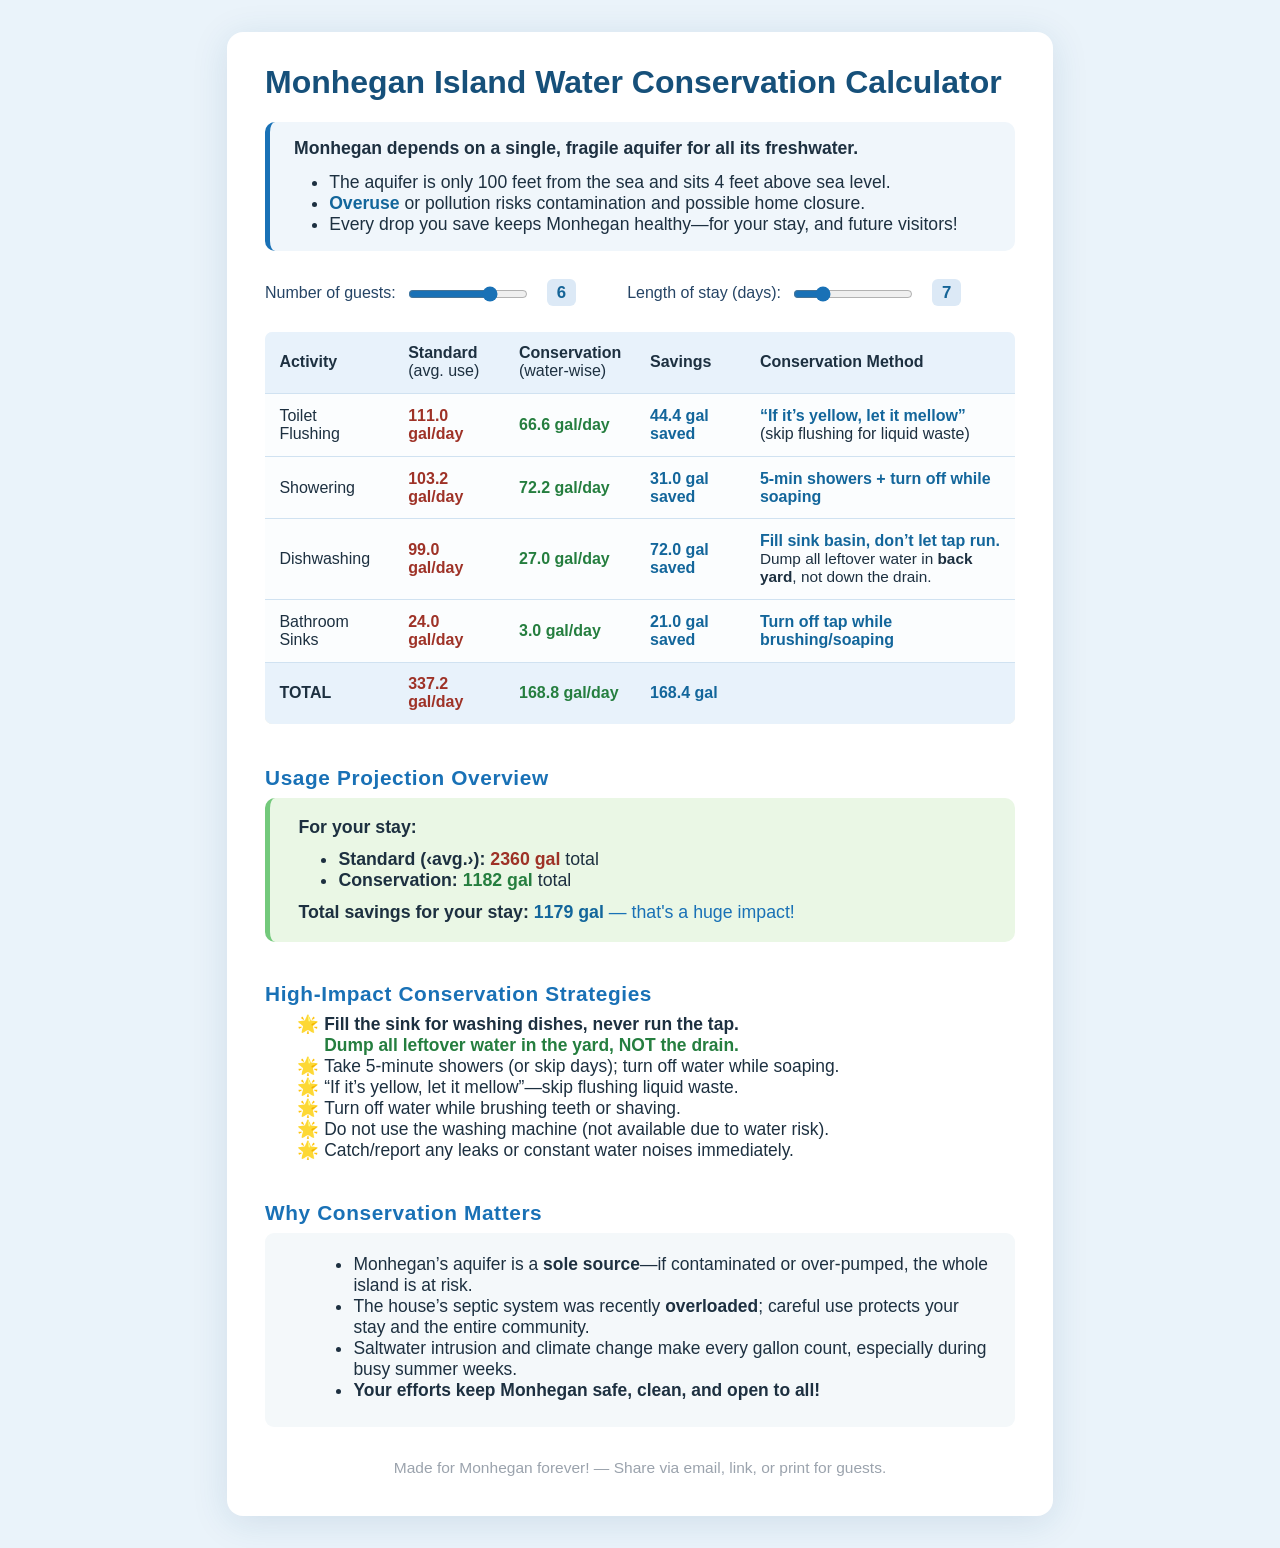
<file: index.html>
<!DOCTYPE html>
<html lang="en">
<head>
  <meta charset="UTF-8">
  <meta name="viewport" content="width=device-width,initial-scale=1.0">
  <title>Monhegan Island Water Conservation Calculator</title>
  <meta name="description" content="Compare standard and water-wise household usage for your Monhegan stay.">
  <style>
    /* --- Base Styles --- */
    body {
      background: #eaf3fa;
      font-family: 'Segoe UI', Arial, sans-serif;
      color: #1d3040;
      margin: 0; padding: 0;
    }
    .container {
      max-width: 750px;
      background: #fff;
      margin: 2rem auto;
      padding: 2rem 2.4rem 2.4rem 2.4rem;
      border-radius: 16px;
      box-shadow: 0 6px 36px #16507a20;
    }
    h1 {
      color: #16507a;
      font-size: 2rem;
      margin-top: 0;
    }
    h2 {
      color: #1971b6;
      font-weight: 700;
      margin-top: 2.5rem;
      margin-bottom: .5rem;
      font-size: 1.3rem;
      letter-spacing: .03em;
    }
    .conservation-summary {
      background: #f0f6fb;
      border-left: 5px solid #1971b6;
      padding: 1rem 1.5rem;
      border-radius: 10px;
      margin-bottom: 2rem;
      font-size: 1.1rem;
    }
    .slider-group {
      display: flex;
      align-items: center;
      gap: 2.5rem;
      margin-bottom: 1.8rem;
      flex-wrap: wrap;
    }
    .slider-label {
      font-weight: 500;
      margin-right: 0.7em;
      color: #254465;
    }
    input[type=range] {
      accent-color: #1971b6;
      width: 120px;
      margin: 0 8px;
      vertical-align: middle;
    }
    .slider-value {
      font-weight: bold;
      background: #dce9f6;
      border-radius: 6px;
      padding: 4px 10px;
      color: #156497;
      margin-left: 6px;
      font-size: 1.05em;
    }
    table {
      width: 100%;
      border-collapse: collapse;
      margin: 1.6rem 0 2.6rem 0;
      background: #fbfdfe;
      border-radius: 7px;
      overflow: hidden;
      font-size: 1rem;
    }
    th, td {
      padding: 0.8em 0.9em;
      text-align: left;
    }
    th {
      background: #e8f2fb;
      font-weight: 600;
    }
    tr {
      border-bottom: 1px solid #d0e2f1;
    }
    tr:last-child { border-bottom: none; }
    /* Color highlights for usage columns */
    .std { color: #9e3227; font-weight: 600;}
    .consv { color: #257e3f; font-weight: 600;}
    .save { color: #13669b; font-weight: 600;}
    .strategy-keyword { font-weight: 650; color: #13669b;}
    .impact-star { color: #f2b50f; font-size: 1.1em;}
    /* Responsive */
    @media (max-width: 750px) {
      .container { padding: 1.2rem;}
      h1 {font-size:1.3rem;}
      th, td { font-size: 0.97rem;}
    }
  </style>
</head>
<body>
<div class="container">
  <h1>Monhegan Island Water Conservation Calculator</h1>
  
  <div class="conservation-summary">
    <strong>Monhegan depends on a single, fragile aquifer for all its freshwater.</strong>
    <ul style="margin:0.7em 0 0 1em;padding-left:1em;font-size:1em;">
      <li>The aquifer is only 100 feet from the sea and sits 4 feet above sea level.</li>
      <li><span class="strategy-keyword">Overuse</span> or pollution risks contamination and possible home closure.</li>
      <li>Every drop you save keeps Monhegan healthy—for your stay, and future visitors!</li>
    </ul>
  </div>
  
  <form id="waterCalcForm" autocomplete="off" style="margin-bottom:1.2rem;">
    <div class="slider-group">
      <label class="slider-label">Number of guests:
        <input type="range" min="1" max="8" value="6" id="guestSlider">
        <span class="slider-value" id="guestCount">6</span>
      </label>
      <label class="slider-label">Length of stay (days):
        <input type="range" min="1" max="30" value="7" id="staySlider">
        <span class="slider-value" id="stayCount">7</span>
      </label>
    </div>
  </form>

  <table>
    <tr>
      <th>Activity</th>
      <th>Standard<br><span style="font-weight:400">(avg. use)</span></th>
      <th>Conservation<br><span style="font-weight:400">(water-wise)</span></th>
      <th>Savings</th>
      <th>Conservation Method</th>
    </tr>
    <tr>
      <td>Toilet Flushing</td>
      <td class="std" id="standardToilet">111.0 gal/day</td>
      <td class="consv" id="conservationToilet">66.6 gal/day</td>
      <td class="save" id="toiletSavings">44.4 gal saved</td>
      <td>
        <span class="strategy-keyword">“If it’s yellow, let it mellow”</span>
        <br>(skip flushing for liquid waste)
      </td>
    </tr>
    <tr>
      <td>Showering</td>
      <td class="std" id="standardShower">103.2 gal/day</td>
      <td class="consv" id="conservationShower">72.2 gal/day</td>
      <td class="save" id="showerSavings">31.0 gal saved</td>
      <td>
        <span class="strategy-keyword">5-min showers + turn off while soaping</span>
      </td>
    </tr>
    <tr>
      <td>Dishwashing</td>
      <td class="std" id="standardDish">66.0 gal/day</td>
      <td class="consv" id="conservationDish">18.0 gal/day</td>
      <td class="save" id="dishSavings">48.0 gal saved</td>
      <td>
        <span class="strategy-keyword">Fill sink basin, don’t let tap run.</span><br>
        <span style="font-size:0.96em;">Dump all leftover water in <strong>back yard</strong>, not down the drain.</span>
      </td>
    </tr>
    <tr>
      <td>Bathroom Sinks</td>
      <td class="std" id="standardSink">24.0 gal/day</td>
      <td class="consv" id="conservationSink">3.0 gal/day</td>
      <td class="save" id="sinkSavings">21.0 gal saved</td>
      <td>
        <span class="strategy-keyword">Turn off tap while brushing/soaping</span>
      </td>
    </tr>
    <tr style="background:#f8f4e0;">
      <th>TOTAL</th>
      <th class="std" id="standardTotal">304.2 gal</th>
      <th class="consv" id="conservationTotal">159.9 gal</th>
      <th class="save" id="totalSavings">144.3 gal</th>
      <th></th>
    </tr>
  </table>

  <h2>Usage Projection Overview</h2>
  <div style="background:#eaf7e5;border-left:5px solid #73c97b;padding:1.1em 1.6em;font-size:1.11rem;border-radius:10px;margin-bottom:1.2rem;">
    <div>
      <strong>For your stay:</strong>
      <ul style="margin-top:0.6em;margin-bottom:0.6em">
        <li><b>Standard (‹avg.›):</b> <span class="std" id="standardProjection">2130 gal</span> total</li>
        <li><b>Conservation:</b> <span class="consv" id="conservationProjection">1120 gal</span> total</li>
      </ul>
      <b>Total savings for your stay:</b>
      <span class="save" id="totalStaySavings">1010 gal</span>
      <span style="color:#1971b6;font-weight:500;">— that's a huge impact!</span>
    </div>
  </div>

  <h2>High-Impact Conservation Strategies</h2>
  <ul style="list-style-type:'🌟 ';margin: 0 0.2em 1.3em 1.1em; font-size:1.09rem;">
    <li><b>Fill the sink for washing dishes, never run the tap.<br><span style="color:#257e3f;">Dump all leftover water in the yard, NOT the drain.</span></b></li>
    <li>Take 5-minute showers (or skip days); turn off water while soaping.</li>
    <li>“If it’s yellow, let it mellow”—skip flushing liquid waste.</li>
    <li>Turn off water while brushing teeth or shaving.</li>
    <li>Do not use the washing machine (not available due to water risk).</li>
    <li>Catch/report any leaks or constant water noises immediately.</li>
  </ul>

  <h2>Why Conservation Matters</h2>
  <div style="font-size:1.09rem;background:#f4f8fa;border-radius:9px;padding:1.1rem 1.5rem;margin-top:0;">
    <ul style="margin:0.2em 0 0.5em 1.4em;">
      <li>
        Monhegan’s aquifer is a <b>sole source</b>—if contaminated or over-pumped, the whole island is at risk.
      </li>
      <li>
        The house’s septic system was recently <b>overloaded</b>; careful use protects your stay and the entire community.
      </li>
      <li>
        Saltwater intrusion and climate change make every gallon count, especially during busy summer weeks.
      </li>
      <li>
        <b>Your efforts keep Monhegan safe, clean, and open to all!</b>
      </li>
    </ul>
  </div>
  <div style="padding-top:2rem;color:#9ba3ad;text-align:center;font-size:0.97em;">
    Made for Monhegan forever! — Share via email, link, or print for guests.
  </div>
</div>

<!-- Link to your JS calculator (make sure this file is present in the same folder) -->
<script src="app.js"></script>
<script>
  // Connect the new "stay" slider to the calculator app (add to your JS if not already present)
  document.addEventListener('DOMContentLoaded', function() {
    const staySlider = document.getElementById('staySlider');
    const stayCount = document.getElementById('stayCount');
    // Patch to let current app.js use 7 or 21 as number of days, update as you add full stay support
    staySlider.addEventListener('input', function() {
      stayCount.textContent = staySlider.value;
      // FOR NOW: If your app.js doesn't support arbitrary stay length yet, 
      // you could manually trigger 3 week total projections as a placeholder.
      // Be sure to update app.js to use staySlider.value in all cumulative calcs!
    });
    // You may need to trigger your calculator's calculations when guests OR days sliders update, 
    // so connect both guestSlider and staySlider to your calculation update function.
  });
</script>
</body>
</html>
</file>
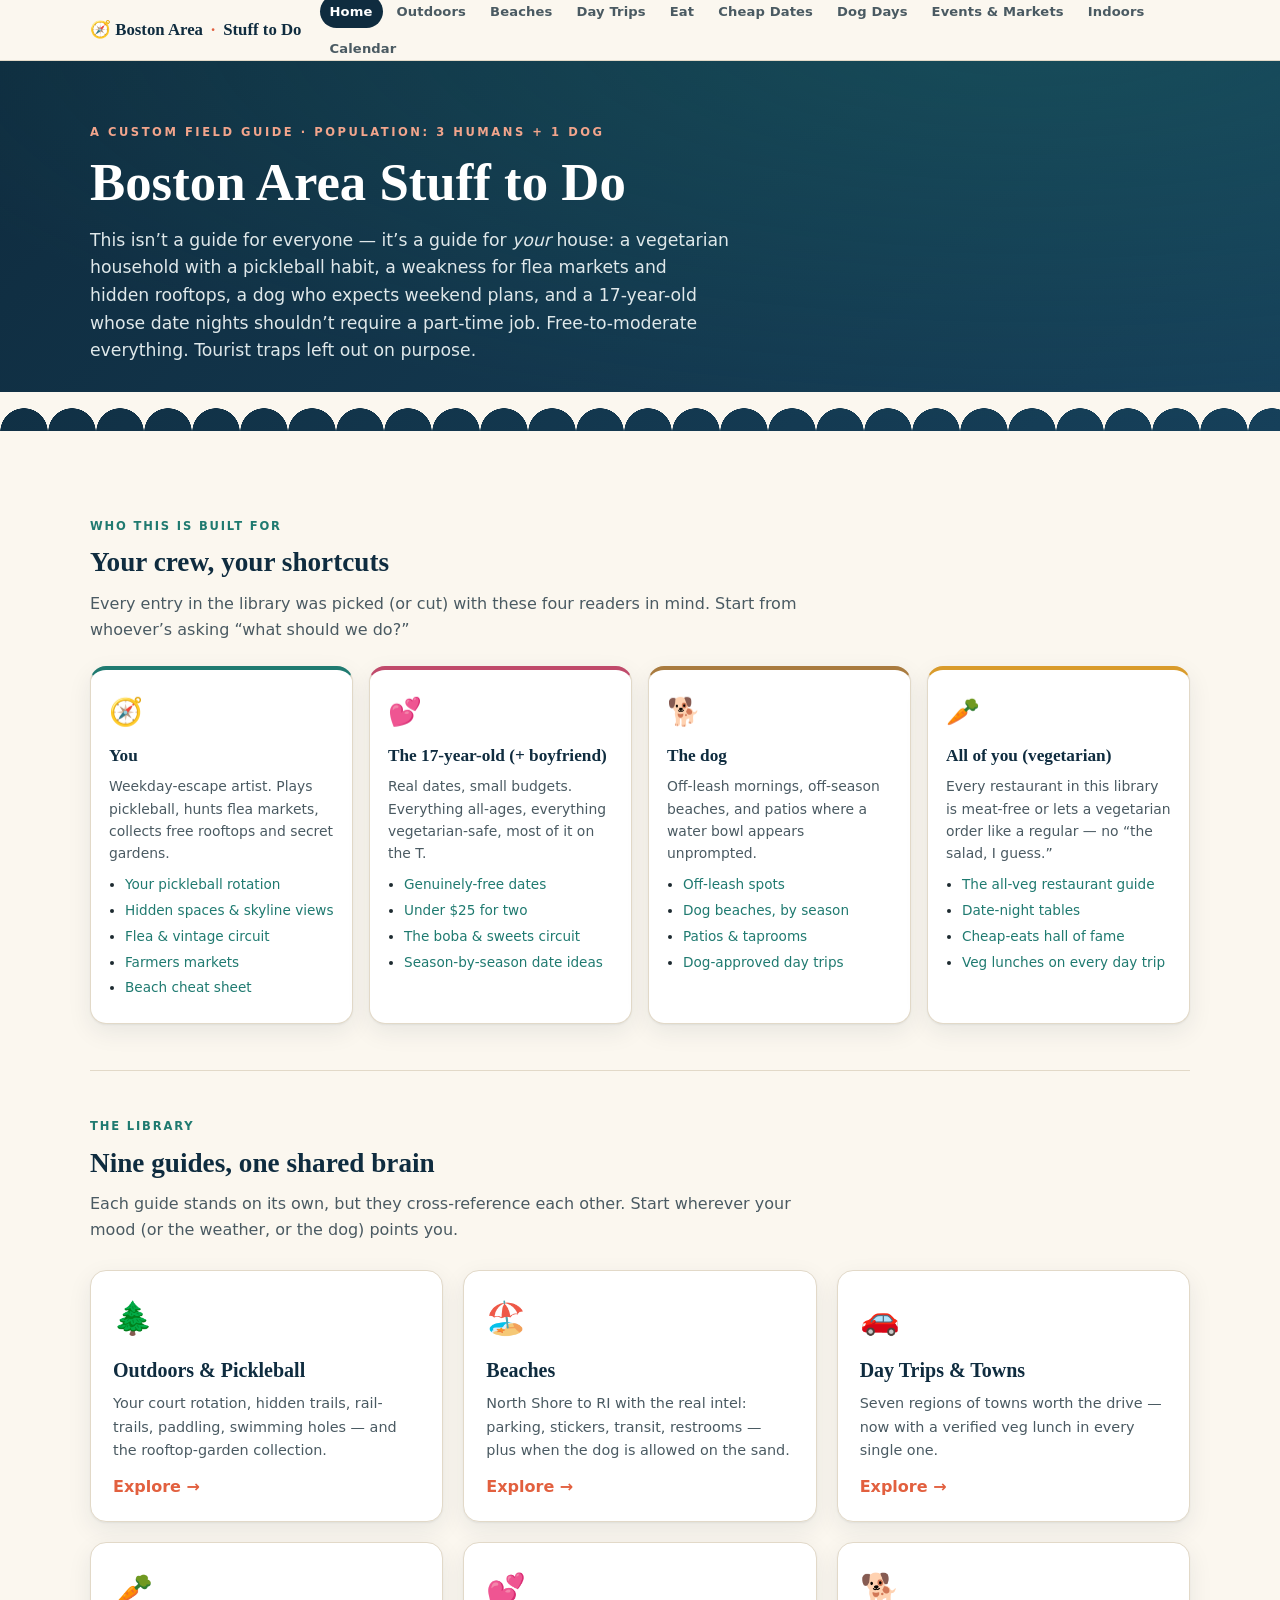
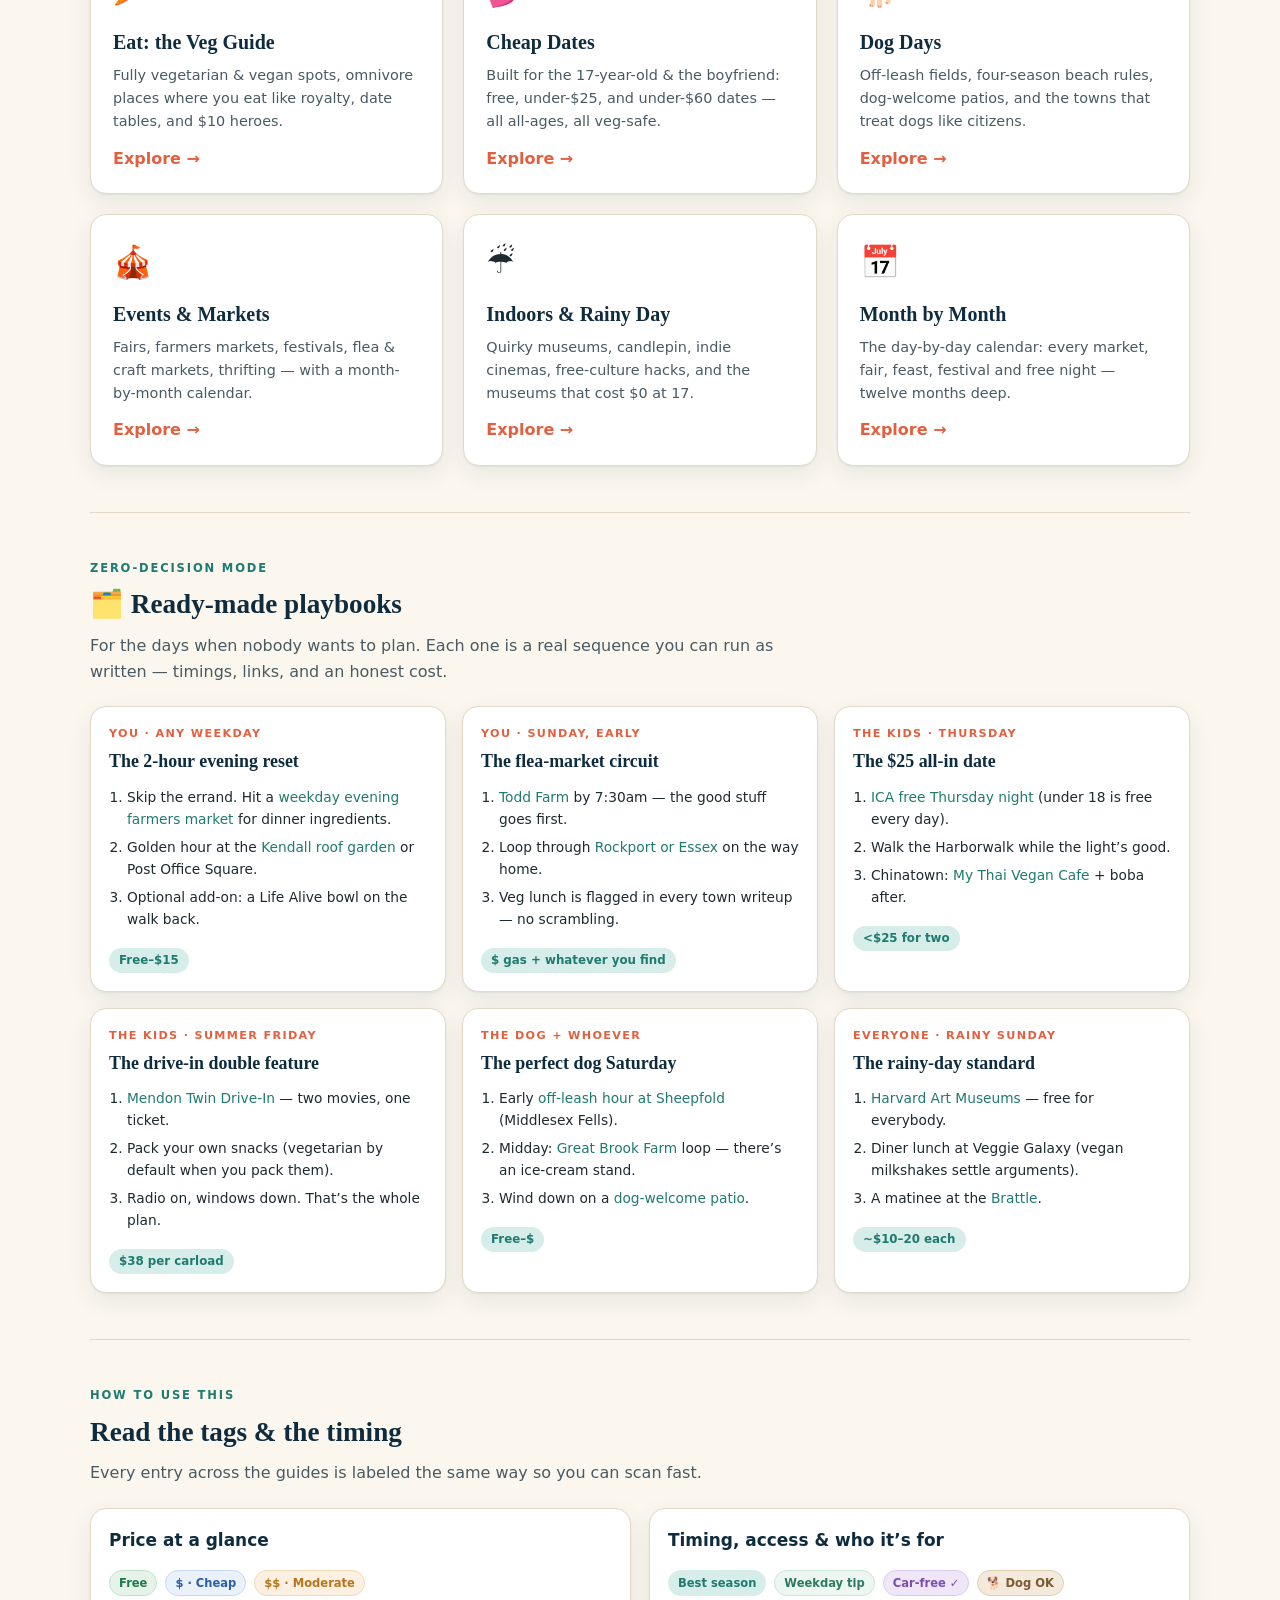
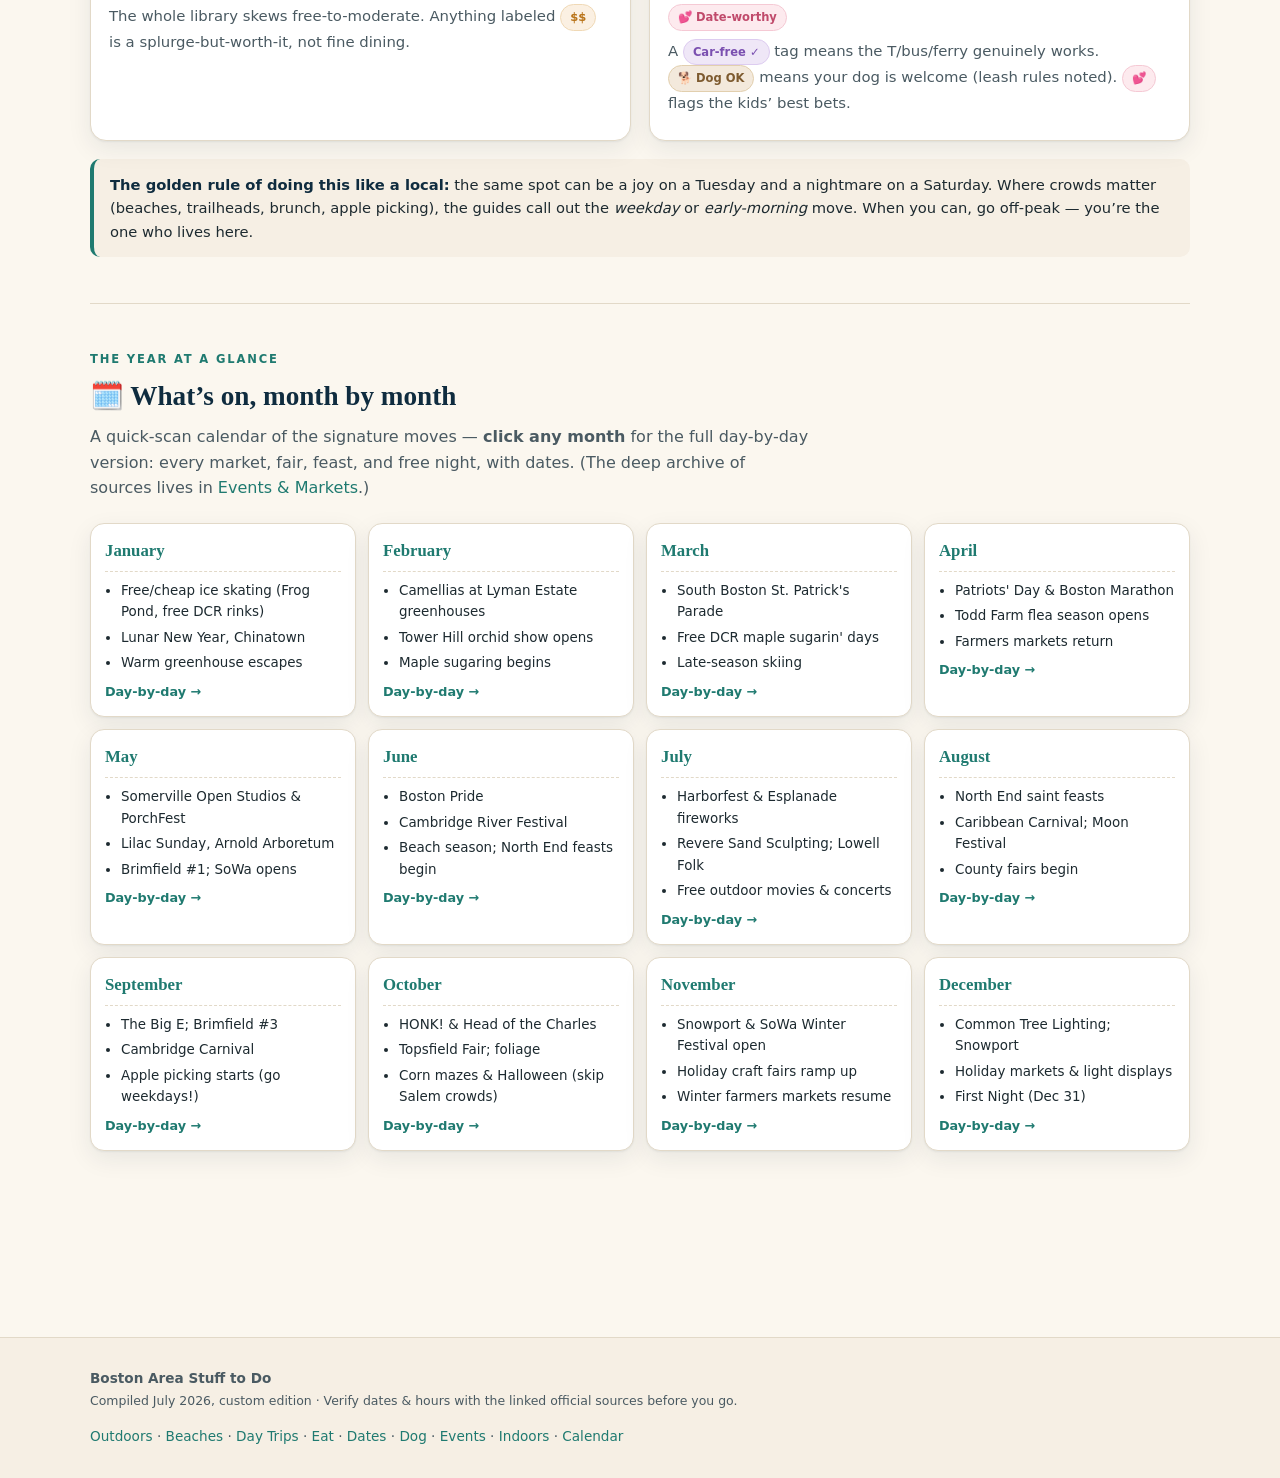
<file: boston-guide/index.html>
<!DOCTYPE html>
<html lang="en">
<head>
<meta charset="utf-8">
<meta name="viewport" content="width=device-width, initial-scale=1">
<title>Boston Area Stuff to Do</title>
<meta name="description" content="A custom Greater Boston field guide for one vegetarian household: pickleball, flea markets and hidden rooftops for you; affordable all-ages dates for the 17-year-old; off-leash adventures for the dog. Free-to-moderate, hidden gems over tourist traps.">
<link rel="stylesheet" href="guide.css">
</head>
<body>
<header class="topbar">
  <div class="wrap">
    <a class="brand" href="index.html">🧭 Boston Area <span class="dot">·</span> Stuff to Do</a>
    <nav class="navlinks">
      <a href="index.html" class="active">Home</a>
      <a href="outdoor.html">Outdoors</a>
      <a href="beaches.html">Beaches</a>
      <a href="daytrips.html">Day Trips</a>
      <a href="restaurants.html">Eat</a>
      <a href="dates.html">Cheap Dates</a>
      <a href="dogs.html">Dog Days</a>
      <a href="events.html">Events &amp; Markets</a>
      <a href="indoor.html">Indoors</a>
      <a href="months.html">Calendar</a>
    </nav>
  </div>
</header>

<section class="hero">
  <div class="wrap">
    <p class="eyebrow">A custom field guide · population: 3 humans + 1 dog</p>
    <h1>Boston Area Stuff to Do</h1>
    <p>This isn&rsquo;t a guide for everyone &mdash; it&rsquo;s a guide for <em>your</em> house: a vegetarian household with a pickleball habit, a weakness for flea markets and hidden rooftops, a dog who expects weekend plans, and a 17-year-old whose date nights shouldn&rsquo;t require a part-time job. Free-to-moderate everything. Tourist traps left out on purpose.</p>
  </div>
  <div class="wave"></div>
</section>

<main>
<div class="wrap">

  <section class="section" id="us">
    <p class="kicker">Who this is built for</p>
    <h2>Your crew, your shortcuts</h2>
    <p class="lede">Every entry in the library was picked (or cut) with these four readers in mind. Start from whoever&rsquo;s asking &ldquo;what should we do?&rdquo;</p>

    <div class="profiles">
      <div class="profile p-you">
        <span class="pic">🧭</span>
        <h3>You</h3>
        <p>Weekday-escape artist. Plays pickleball, hunts flea markets, collects free rooftops and secret gardens.</p>
        <ul>
          <li><a href="outdoor.html#pickleball">Your pickleball rotation</a></li>
          <li><a href="outdoor.html#hidden">Hidden spaces &amp; skyline views</a></li>
          <li><a href="events.html#flea">Flea &amp; vintage circuit</a></li>
          <li><a href="events.html#farmers">Farmers markets</a></li>
          <li><a href="beaches.html#cheatsheet">Beach cheat sheet</a></li>
        </ul>
      </div>
      <div class="profile p-teen">
        <span class="pic">💕</span>
        <h3>The 17-year-old (+ boyfriend)</h3>
        <p>Real dates, small budgets. Everything all-ages, everything vegetarian-safe, most of it on the T.</p>
        <ul>
          <li><a href="dates.html#free">Genuinely-free dates</a></li>
          <li><a href="dates.html#under25">Under $25 for two</a></li>
          <li><a href="dates.html#food">The boba &amp; sweets circuit</a></li>
          <li><a href="dates.html#seasonal">Season-by-season date ideas</a></li>
        </ul>
      </div>
      <div class="profile p-dog">
        <span class="pic">🐕</span>
        <h3>The dog</h3>
        <p>Off-leash mornings, off-season beaches, and patios where a water bowl appears unprompted.</p>
        <ul>
          <li><a href="dogs.html#offleash">Off-leash spots</a></li>
          <li><a href="dogs.html#beaches">Dog beaches, by season</a></li>
          <li><a href="dogs.html#patios">Patios &amp; taprooms</a></li>
          <li><a href="dogs.html#daytrips">Dog-approved day trips</a></li>
        </ul>
      </div>
      <div class="profile p-all">
        <span class="pic">🥕</span>
        <h3>All of you (vegetarian)</h3>
        <p>Every restaurant in this library is meat-free or lets a vegetarian order like a regular &mdash; no &ldquo;the salad, I guess.&rdquo;</p>
        <ul>
          <li><a href="restaurants.html">The all-veg restaurant guide</a></li>
          <li><a href="restaurants.html#datenight">Date-night tables</a></li>
          <li><a href="restaurants.html#cheap">Cheap-eats hall of fame</a></li>
          <li><a href="daytrips.html">Veg lunches on every day trip</a></li>
        </ul>
      </div>
    </div>
  </section>

  <hr class="divider">

  <section class="section" id="library">
    <p class="kicker">The Library</p>
    <h2>Nine guides, one shared brain</h2>
    <p class="lede">Each guide stands on its own, but they cross-reference each other. Start wherever your mood (or the weather, or the dog) points you.</p>

    <div class="hub">
      <a class="hubcard" href="outdoor.html">
        <span class="ic">🌲</span>
        <h3>Outdoors &amp; Pickleball</h3>
        <p>Your court rotation, hidden trails, rail-trails, paddling, swimming holes &mdash; and the rooftop-garden collection.</p>
        <span class="arrow">Explore →</span>
      </a>
      <a class="hubcard" href="beaches.html">
        <span class="ic">🏖️</span>
        <h3>Beaches</h3>
        <p>North Shore to RI with the real intel: parking, stickers, transit, restrooms &mdash; plus when the dog is allowed on the sand.</p>
        <span class="arrow">Explore →</span>
      </a>
      <a class="hubcard" href="daytrips.html">
        <span class="ic">🚗</span>
        <h3>Day Trips &amp; Towns</h3>
        <p>Seven regions of towns worth the drive &mdash; now with a verified veg lunch in every single one.</p>
        <span class="arrow">Explore →</span>
      </a>
      <a class="hubcard" href="restaurants.html">
        <span class="ic">🥕</span>
        <h3>Eat: the Veg Guide</h3>
        <p>Fully vegetarian &amp; vegan spots, omnivore places where you eat like royalty, date tables, and $10 heroes.</p>
        <span class="arrow">Explore →</span>
      </a>
      <a class="hubcard" href="dates.html">
        <span class="ic">💕</span>
        <h3>Cheap Dates</h3>
        <p>Built for the 17-year-old &amp; the boyfriend: free, under-$25, and under-$60 dates &mdash; all all-ages, all veg-safe.</p>
        <span class="arrow">Explore →</span>
      </a>
      <a class="hubcard" href="dogs.html">
        <span class="ic">🐕</span>
        <h3>Dog Days</h3>
        <p>Off-leash fields, four-season beach rules, dog-welcome patios, and the towns that treat dogs like citizens.</p>
        <span class="arrow">Explore →</span>
      </a>
      <a class="hubcard" href="events.html">
        <span class="ic">🎪</span>
        <h3>Events &amp; Markets</h3>
        <p>Fairs, farmers markets, festivals, flea &amp; craft markets, thrifting &mdash; with a month-by-month calendar.</p>
        <span class="arrow">Explore →</span>
      </a>
      <a class="hubcard" href="indoor.html">
        <span class="ic">☔</span>
        <h3>Indoors &amp; Rainy Day</h3>
        <p>Quirky museums, candlepin, indie cinemas, free-culture hacks, and the museums that cost $0 at 17.</p>
        <span class="arrow">Explore →</span>
      </a>
      <a class="hubcard" href="months.html">
        <span class="ic">📅</span>
        <h3>Month by Month</h3>
        <p>The day-by-day calendar: every market, fair, feast, festival and free night &mdash; twelve months deep.</p>
        <span class="arrow">Explore →</span>
      </a>
    </div>
  </section>

  <hr class="divider">

  <section class="section" id="playbooks">
    <p class="kicker">Zero-decision mode</p>
    <h2>🗂️ Ready-made playbooks</h2>
    <p class="lede">For the days when nobody wants to plan. Each one is a real sequence you can run as written &mdash; timings, links, and an honest cost.</p>

    <div class="playbooks">
      <div class="playbook">
        <p class="pbwho">You · any weekday</p>
        <h4>The 2-hour evening reset</h4>
        <ol>
          <li>Skip the errand. Hit a <a href="events.html#farmers">weekday evening farmers market</a> for dinner ingredients.</li>
          <li>Golden hour at the <a href="outdoor.html#hidden">Kendall roof garden</a> or Post Office Square.</li>
          <li>Optional add-on: a Life Alive bowl on the walk back.</li>
        </ol>
        <span class="pbcost">Free–$15</span>
      </div>
      <div class="playbook">
        <p class="pbwho">You · Sunday, early</p>
        <h4>The flea-market circuit</h4>
        <ol>
          <li><a href="events.html#flea">Todd Farm</a> by 7:30am &mdash; the good stuff goes first.</li>
          <li>Loop through <a href="daytrips.html#northshore">Rockport or Essex</a> on the way home.</li>
          <li>Veg lunch is flagged in every town writeup &mdash; no scrambling.</li>
        </ol>
        <span class="pbcost">$ gas + whatever you find</span>
      </div>
      <div class="playbook">
        <p class="pbwho">The kids · Thursday</p>
        <h4>The $25 all-in date</h4>
        <ol>
          <li><a href="dates.html#free">ICA free Thursday night</a> (under 18 is free every day).</li>
          <li>Walk the Harborwalk while the light&rsquo;s good.</li>
          <li>Chinatown: <a href="restaurants.html">My Thai Vegan Cafe</a> + boba after.</li>
        </ol>
        <span class="pbcost">&lt;$25 for two</span>
      </div>
      <div class="playbook">
        <p class="pbwho">The kids · summer Friday</p>
        <h4>The drive-in double feature</h4>
        <ol>
          <li><a href="dates.html#under60">Mendon Twin Drive-In</a> &mdash; two movies, one ticket.</li>
          <li>Pack your own snacks (vegetarian by default when you pack them).</li>
          <li>Radio on, windows down. That&rsquo;s the whole plan.</li>
        </ol>
        <span class="pbcost">$38 per carload</span>
      </div>
      <div class="playbook">
        <p class="pbwho">The dog + whoever</p>
        <h4>The perfect dog Saturday</h4>
        <ol>
          <li>Early <a href="dogs.html#offleash">off-leash hour at Sheepfold</a> (Middlesex Fells).</li>
          <li>Midday: <a href="dogs.html#hikes">Great Brook Farm</a> loop &mdash; there&rsquo;s an ice-cream stand.</li>
          <li>Wind down on a <a href="dogs.html#patios">dog-welcome patio</a>.</li>
        </ol>
        <span class="pbcost">Free–$</span>
      </div>
      <div class="playbook">
        <p class="pbwho">Everyone · rainy Sunday</p>
        <h4>The rainy-day standard</h4>
        <ol>
          <li><a href="indoor.html#free">Harvard Art Museums</a> &mdash; free for everybody.</li>
          <li>Diner lunch at Veggie Galaxy (vegan milkshakes settle arguments).</li>
          <li>A matinee at the <a href="indoor.html#cinema">Brattle</a>.</li>
        </ol>
        <span class="pbcost">~$10–20 each</span>
      </div>
    </div>
  </section>

  <hr class="divider">

  <section class="section" id="how">
    <p class="kicker">How to use this</p>
    <h2>Read the tags &amp; the timing</h2>
    <p class="lede">Every entry across the guides is labeled the same way so you can scan fast.</p>

    <div class="grid cols-2">
      <div class="card">
        <h4>Price at a glance</h4>
        <div class="legend">
          <span class="tag free">Free</span>
          <span class="tag cheap">$ &middot; Cheap</span>
          <span class="tag mod">$$ &middot; Moderate</span>
        </div>
        <p class="small">The whole library skews free-to-moderate. Anything labeled <span class="tag mod">$$</span> is a splurge-but-worth-it, not fine dining.</p>
      </div>
      <div class="card">
        <h4>Timing, access &amp; who it&rsquo;s for</h4>
        <div class="legend">
          <span class="tag season">Best season</span>
          <span class="tag weekday">Weekday tip</span>
          <span class="tag transit">Car-free ✓</span>
          <span class="tag dog">🐕 Dog OK</span>
          <span class="tag date">💕 Date-worthy</span>
        </div>
        <p class="small">A <span class="tag transit">Car-free ✓</span> tag means the T/bus/ferry genuinely works. <span class="tag dog">🐕 Dog OK</span> means your dog is welcome (leash rules noted). <span class="tag date">💕</span> flags the kids&rsquo; best bets.</p>
      </div>
    </div>

    <div class="callout tip">
      <strong>The golden rule of doing this like a local:</strong> the same spot can be a joy on a Tuesday and a nightmare on a Saturday. Where crowds matter (beaches, trailheads, brunch, apple picking), the guides call out the <em>weekday</em> or <em>early-morning</em> move. When you can, go off-peak &mdash; you&rsquo;re the one who lives here.
    </div>
  </section>

  <hr class="divider">

  <section class="section" id="calendar">
    <p class="kicker">The year at a glance</p>
    <h2>🗓️ What&rsquo;s on, month by month</h2>
    <p class="lede">A quick-scan calendar of the signature moves &mdash; <b>click any month</b> for the full day-by-day version: every market, fair, feast, and free night, with dates. (The deep archive of sources lives in <a href="events.html">Events &amp; Markets</a>.)</p>
    <div class="calgrid" id="year-calendar">
      <div class="mcard"><h4><a href="months.html#m-jan">January</a></h4><ul><li>Free/cheap ice skating (Frog Pond, free DCR rinks)</li><li>Lunar New Year, Chinatown</li><li>Warm greenhouse escapes</li></ul><p class="small" style="margin:8px 0 0;"><a href="months.html#m-jan"><b>Day-by-day →</b></a></p></div>
      <div class="mcard"><h4><a href="months.html#m-feb">February</a></h4><ul><li>Camellias at Lyman Estate greenhouses</li><li>Tower Hill orchid show opens</li><li>Maple sugaring begins</li></ul><p class="small" style="margin:8px 0 0;"><a href="months.html#m-feb"><b>Day-by-day →</b></a></p></div>
      <div class="mcard"><h4><a href="months.html#m-mar">March</a></h4><ul><li>South Boston St. Patrick's Parade</li><li>Free DCR maple sugarin' days</li><li>Late-season skiing</li></ul><p class="small" style="margin:8px 0 0;"><a href="months.html#m-mar"><b>Day-by-day →</b></a></p></div>
      <div class="mcard"><h4><a href="months.html#m-apr">April</a></h4><ul><li>Patriots' Day &amp; Boston Marathon</li><li>Todd Farm flea season opens</li><li>Farmers markets return</li></ul><p class="small" style="margin:8px 0 0;"><a href="months.html#m-apr"><b>Day-by-day →</b></a></p></div>
      <div class="mcard"><h4><a href="months.html#m-may">May</a></h4><ul><li>Somerville Open Studios &amp; PorchFest</li><li>Lilac Sunday, Arnold Arboretum</li><li>Brimfield #1; SoWa opens</li></ul><p class="small" style="margin:8px 0 0;"><a href="months.html#m-may"><b>Day-by-day →</b></a></p></div>
      <div class="mcard"><h4><a href="months.html#m-jun">June</a></h4><ul><li>Boston Pride</li><li>Cambridge River Festival</li><li>Beach season; North End feasts begin</li></ul><p class="small" style="margin:8px 0 0;"><a href="months.html#m-jun"><b>Day-by-day →</b></a></p></div>
      <div class="mcard"><h4><a href="months.html#m-jul">July</a></h4><ul><li>Harborfest &amp; Esplanade fireworks</li><li>Revere Sand Sculpting; Lowell Folk</li><li>Free outdoor movies &amp; concerts</li></ul><p class="small" style="margin:8px 0 0;"><a href="months.html#m-jul"><b>Day-by-day →</b></a></p></div>
      <div class="mcard"><h4><a href="months.html#m-aug">August</a></h4><ul><li>North End saint feasts</li><li>Caribbean Carnival; Moon Festival</li><li>County fairs begin</li></ul><p class="small" style="margin:8px 0 0;"><a href="months.html#m-aug"><b>Day-by-day →</b></a></p></div>
      <div class="mcard"><h4><a href="months.html#m-sep">September</a></h4><ul><li>The Big E; Brimfield #3</li><li>Cambridge Carnival</li><li>Apple picking starts (go weekdays!)</li></ul><p class="small" style="margin:8px 0 0;"><a href="months.html#m-sep"><b>Day-by-day →</b></a></p></div>
      <div class="mcard"><h4><a href="months.html#m-oct">October</a></h4><ul><li>HONK! &amp; Head of the Charles</li><li>Topsfield Fair; foliage</li><li>Corn mazes &amp; Halloween (skip Salem crowds)</li></ul><p class="small" style="margin:8px 0 0;"><a href="months.html#m-oct"><b>Day-by-day →</b></a></p></div>
      <div class="mcard"><h4><a href="months.html#m-nov">November</a></h4><ul><li>Snowport &amp; SoWa Winter Festival open</li><li>Holiday craft fairs ramp up</li><li>Winter farmers markets resume</li></ul><p class="small" style="margin:8px 0 0;"><a href="months.html#m-nov"><b>Day-by-day →</b></a></p></div>
      <div class="mcard"><h4><a href="months.html#m-dec">December</a></h4><ul><li>Common Tree Lighting; Snowport</li><li>Holiday markets &amp; light displays</li><li>First Night (Dec 31)</li></ul><p class="small" style="margin:8px 0 0;"><a href="months.html#m-dec"><b>Day-by-day →</b></a></p></div>
    </div>
  </section>

</div>
</main>

<footer>
  <div class="wrap">
    <div>
      <strong>Boston Area Stuff to Do</strong><br>
      <span class="updated">Compiled July 2026, custom edition · Verify dates &amp; hours with the linked official sources before you go.</span>
    </div>
    <div class="backlink">
      <a href="outdoor.html">Outdoors</a> ·
      <a href="beaches.html">Beaches</a> ·
      <a href="daytrips.html">Day Trips</a> ·
      <a href="restaurants.html">Eat</a> ·
      <a href="dates.html">Dates</a> ·
      <a href="dogs.html">Dog</a> ·
      <a href="events.html">Events</a> ·
      <a href="indoor.html">Indoors</a> ·
      <a href="months.html">Calendar</a>
    </div>
  </div>
</footer>
</body>
</html>
</file>
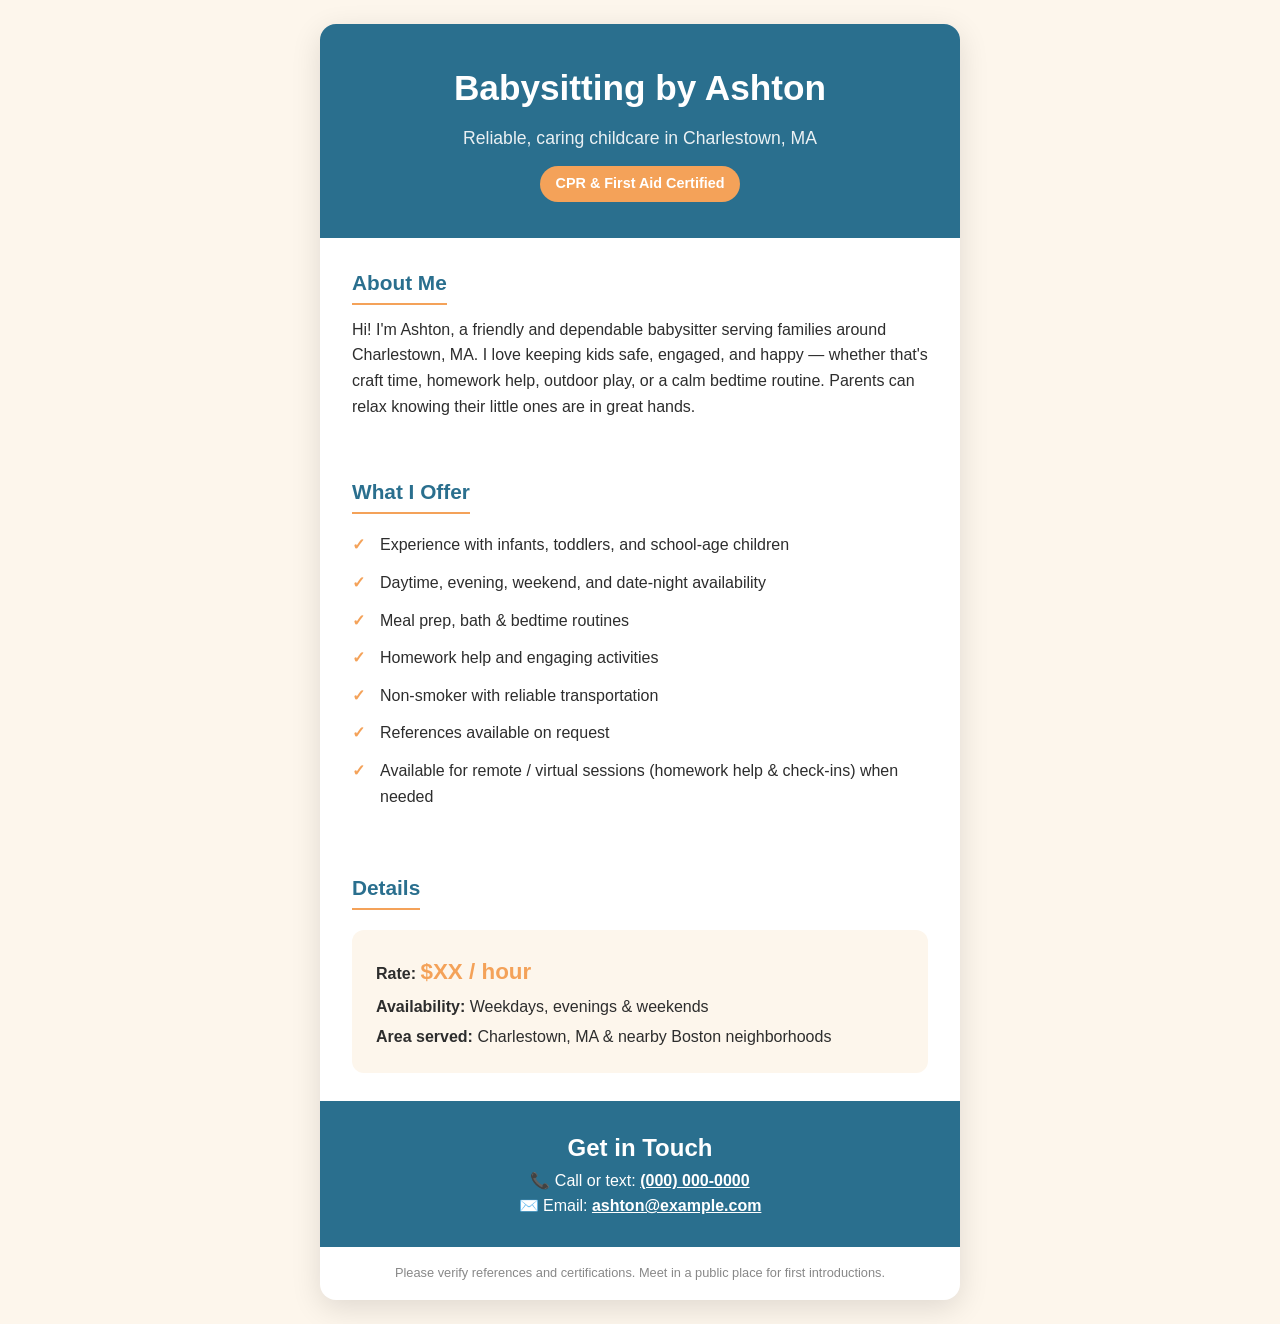
<file: babysitting-ad.html>
<!DOCTYPE html>
<html lang="en">
<head>
  <meta charset="UTF-8">
  <meta name="viewport" content="width=device-width, initial-scale=1.0">
  <title>Ashton — Trusted Babysitter in Charlestown</title>
  <style>
    :root {
      --primary: #2a6f8e;
      --accent: #f4a259;
      --bg: #fdf6ec;
      --text: #2d2d2d;
    }
    * { box-sizing: border-box; margin: 0; padding: 0; }
    body {
      font-family: "Segoe UI", Helvetica, Arial, sans-serif;
      background: var(--bg);
      color: var(--text);
      line-height: 1.6;
      padding: 24px;
    }
    .flyer {
      max-width: 640px;
      margin: 0 auto;
      background: #fff;
      border-radius: 16px;
      box-shadow: 0 8px 30px rgba(0,0,0,0.12);
      overflow: hidden;
    }
    header {
      background: var(--primary);
      color: #fff;
      text-align: center;
      padding: 36px 24px;
    }
    header h1 { font-size: 2.2rem; margin-bottom: 8px; }
    header p { font-size: 1.1rem; opacity: 0.9; }
    .badge {
      display: inline-block;
      background: var(--accent);
      color: #fff;
      font-weight: 600;
      padding: 6px 16px;
      border-radius: 999px;
      margin-top: 14px;
      font-size: 0.9rem;
    }
    section { padding: 28px 32px; }
    section h2 {
      color: var(--primary);
      font-size: 1.3rem;
      margin-bottom: 12px;
      border-bottom: 2px solid var(--accent);
      display: inline-block;
      padding-bottom: 4px;
    }
    ul { list-style: none; }
    ul li {
      padding: 6px 0 6px 28px;
      position: relative;
    }
    ul li::before {
      content: "✓";
      position: absolute;
      left: 0;
      color: var(--accent);
      font-weight: 700;
    }
    .details {
      background: var(--bg);
      border-radius: 12px;
      padding: 20px 24px;
      margin-top: 8px;
    }
    .details p { margin: 4px 0; }
    .contact {
      text-align: center;
      background: var(--primary);
      color: #fff;
      padding: 28px;
    }
    .contact a { color: #fff; font-weight: 700; }
    .rate { font-size: 1.4rem; font-weight: 700; color: var(--accent); }
    footer {
      text-align: center;
      font-size: 0.8rem;
      color: #888;
      padding: 16px;
    }
  </style>
</head>
<body>
  <div class="flyer">
    <header>
      <h1>Babysitting by Ashton</h1>
      <p>Reliable, caring childcare in Charlestown, MA</p>
      <span class="badge">CPR &amp; First Aid Certified</span>
    </header>

    <section>
      <h2>About Me</h2>
      <p>
        Hi! I'm Ashton, a friendly and dependable babysitter serving families
        around Charlestown, MA. I love keeping kids safe, engaged, and happy —
        whether that's craft time, homework help, outdoor play, or a calm
        bedtime routine. Parents can relax knowing their little ones are in
        great hands.
      </p>
    </section>

    <section>
      <h2>What I Offer</h2>
      <ul>
        <li>Experience with infants, toddlers, and school-age children</li>
        <li>Daytime, evening, weekend, and date-night availability</li>
        <li>Meal prep, bath &amp; bedtime routines</li>
        <li>Homework help and engaging activities</li>
        <li>Non-smoker with reliable transportation</li>
        <li>References available on request</li>
        <li>Available for remote / virtual sessions (homework help &amp; check-ins) when needed</li>
      </ul>
    </section>

    <section>
      <h2>Details</h2>
      <div class="details">
        <p><strong>Rate:</strong> <span class="rate">$XX / hour</span></p>
        <p><strong>Availability:</strong> Weekdays, evenings &amp; weekends</p>
        <p><strong>Area served:</strong> Charlestown, MA &amp; nearby Boston neighborhoods</p>
      </div>
    </section>

    <div class="contact">
      <h2 style="color:#fff; border-color:var(--accent);">Get in Touch</h2>
      <p>📞 Call or text: <a href="tel:+10000000000">(000) 000-0000</a></p>
      <p>✉️ Email: <a href="mailto:ashton@example.com">ashton@example.com</a></p>
    </div>

    <footer>
      Please verify references and certifications. Meet in a public place for first introductions.
    </footer>
  </div>
</body>
</html>
</file>
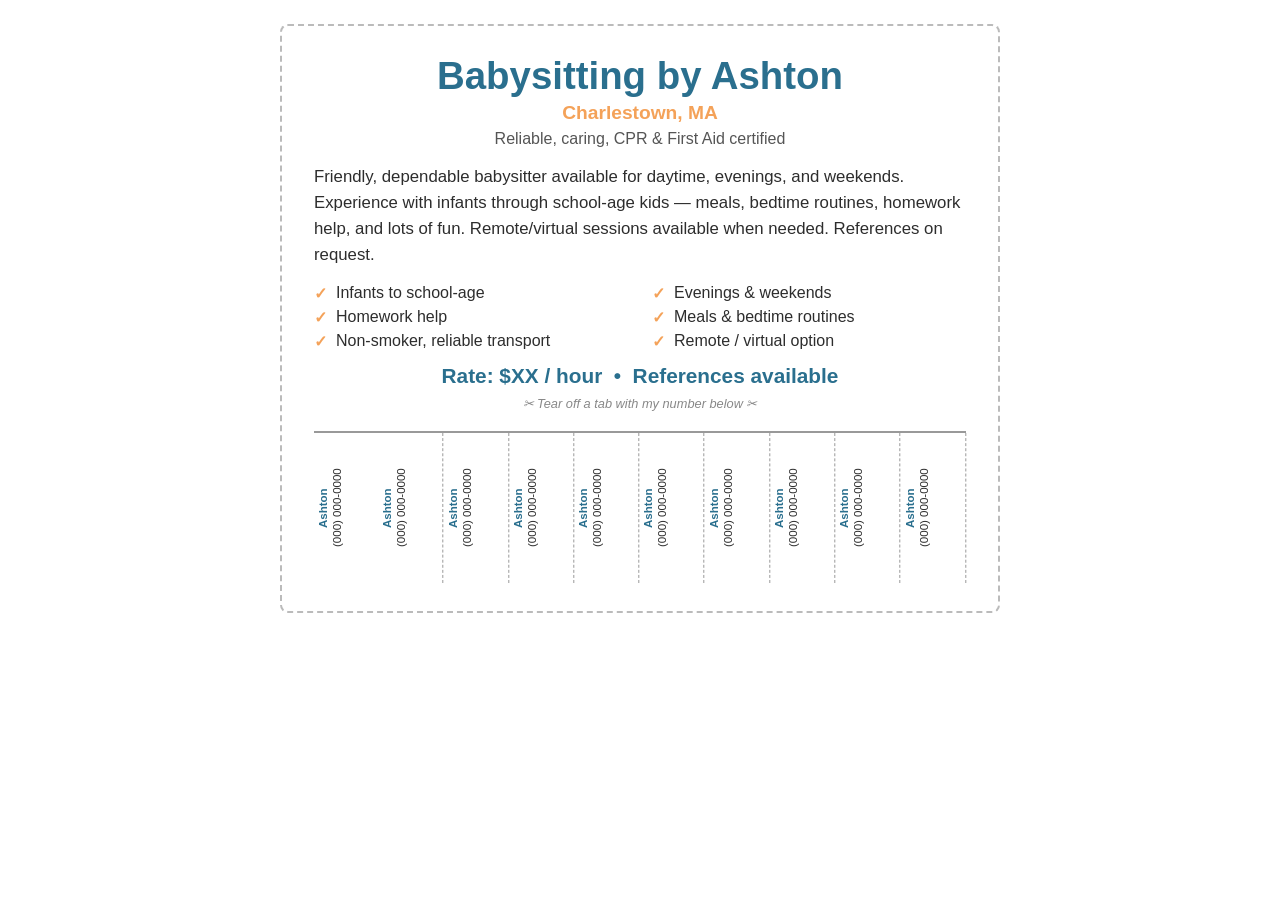
<file: babysitting-flyer-printable.html>
<!DOCTYPE html>
<html lang="en">
<head>
  <meta charset="UTF-8">
  <meta name="viewport" content="width=device-width, initial-scale=1.0">
  <title>Babysitting by Ashton — Printable Flyer (Tear-off Tabs)</title>
  <style>
    @page { size: letter; margin: 0.5in; }
    * { box-sizing: border-box; margin: 0; padding: 0; }
    body {
      font-family: "Segoe UI", Helvetica, Arial, sans-serif;
      color: #2d2d2d;
      background: #fff;
      padding: 24px;
    }
    .sheet {
      max-width: 7.5in;
      margin: 0 auto;
      border: 2px dashed #bbb;
      border-radius: 8px;
      padding: 28px 32px;
    }
    header { text-align: center; margin-bottom: 16px; }
    header h1 { font-size: 2.4rem; color: #2a6f8e; }
    header .tag {
      font-size: 1.2rem;
      color: #f4a259;
      font-weight: 700;
      margin-top: 4px;
    }
    header .sub { font-size: 1rem; color: #555; margin-top: 6px; }
    .body { font-size: 1.05rem; line-height: 1.55; margin: 16px 0; }
    .features {
      display: flex;
      flex-wrap: wrap;
      gap: 6px 24px;
      margin: 14px 0;
      list-style: none;
    }
    .features li { width: calc(50% - 12px); padding-left: 22px; position: relative; }
    .features li::before { content: "✓"; position: absolute; left: 0; color: #f4a259; font-weight: 700; }
    .rate { text-align: center; font-size: 1.3rem; font-weight: 700; color: #2a6f8e; margin: 10px 0 4px; }

    /* Tear-off tabs */
    .tabs {
      display: flex;
      border-top: 2px solid #999;
      margin-top: 20px;
    }
    .tab {
      flex: 1;
      border-left: 1px dashed #999;
      text-align: center;
      padding: 10px 2px;
      font-size: 0.72rem;
      line-height: 1.25;
      /* rotate text vertical so tabs are narrow & many fit */
      writing-mode: vertical-rl;
      transform: rotate(180deg);
      height: 150px;
    }
    .tab:first-child { border-left: none; }
    .tab strong { color: #2a6f8e; }
    .tabs-label {
      text-align: center;
      font-size: 0.8rem;
      color: #888;
      margin-top: 8px;
      font-style: italic;
    }
    @media print {
      .sheet { border-color: #999; }
      body { padding: 0; }
    }
  </style>
</head>
<body>
  <div class="sheet">
    <header>
      <h1>Babysitting by Ashton</h1>
      <div class="tag">Charlestown, MA</div>
      <div class="sub">Reliable, caring, CPR &amp; First Aid certified</div>
    </header>

    <p class="body">
      Friendly, dependable babysitter available for daytime, evenings, and
      weekends. Experience with infants through school-age kids — meals,
      bedtime routines, homework help, and lots of fun. Remote/virtual
      sessions available when needed. References on request.
    </p>

    <ul class="features">
      <li>Infants to school-age</li>
      <li>Evenings &amp; weekends</li>
      <li>Homework help</li>
      <li>Meals &amp; bedtime routines</li>
      <li>Non-smoker, reliable transport</li>
      <li>Remote / virtual option</li>
    </ul>

    <div class="rate">Rate: $XX / hour &nbsp;•&nbsp; References available</div>

    <div class="tabs-label">✂ Tear off a tab with my number below ✂</div>
    <div class="tabs">
      <div class="tab"><strong>Ashton</strong><br>(000) 000-0000</div>
      <div class="tab"><strong>Ashton</strong><br>(000) 000-0000</div>
      <div class="tab"><strong>Ashton</strong><br>(000) 000-0000</div>
      <div class="tab"><strong>Ashton</strong><br>(000) 000-0000</div>
      <div class="tab"><strong>Ashton</strong><br>(000) 000-0000</div>
      <div class="tab"><strong>Ashton</strong><br>(000) 000-0000</div>
      <div class="tab"><strong>Ashton</strong><br>(000) 000-0000</div>
      <div class="tab"><strong>Ashton</strong><br>(000) 000-0000</div>
      <div class="tab"><strong>Ashton</strong><br>(000) 000-0000</div>
      <div class="tab"><strong>Ashton</strong><br>(000) 000-0000</div>
    </div>
  </div>
</body>
</html>
</file>
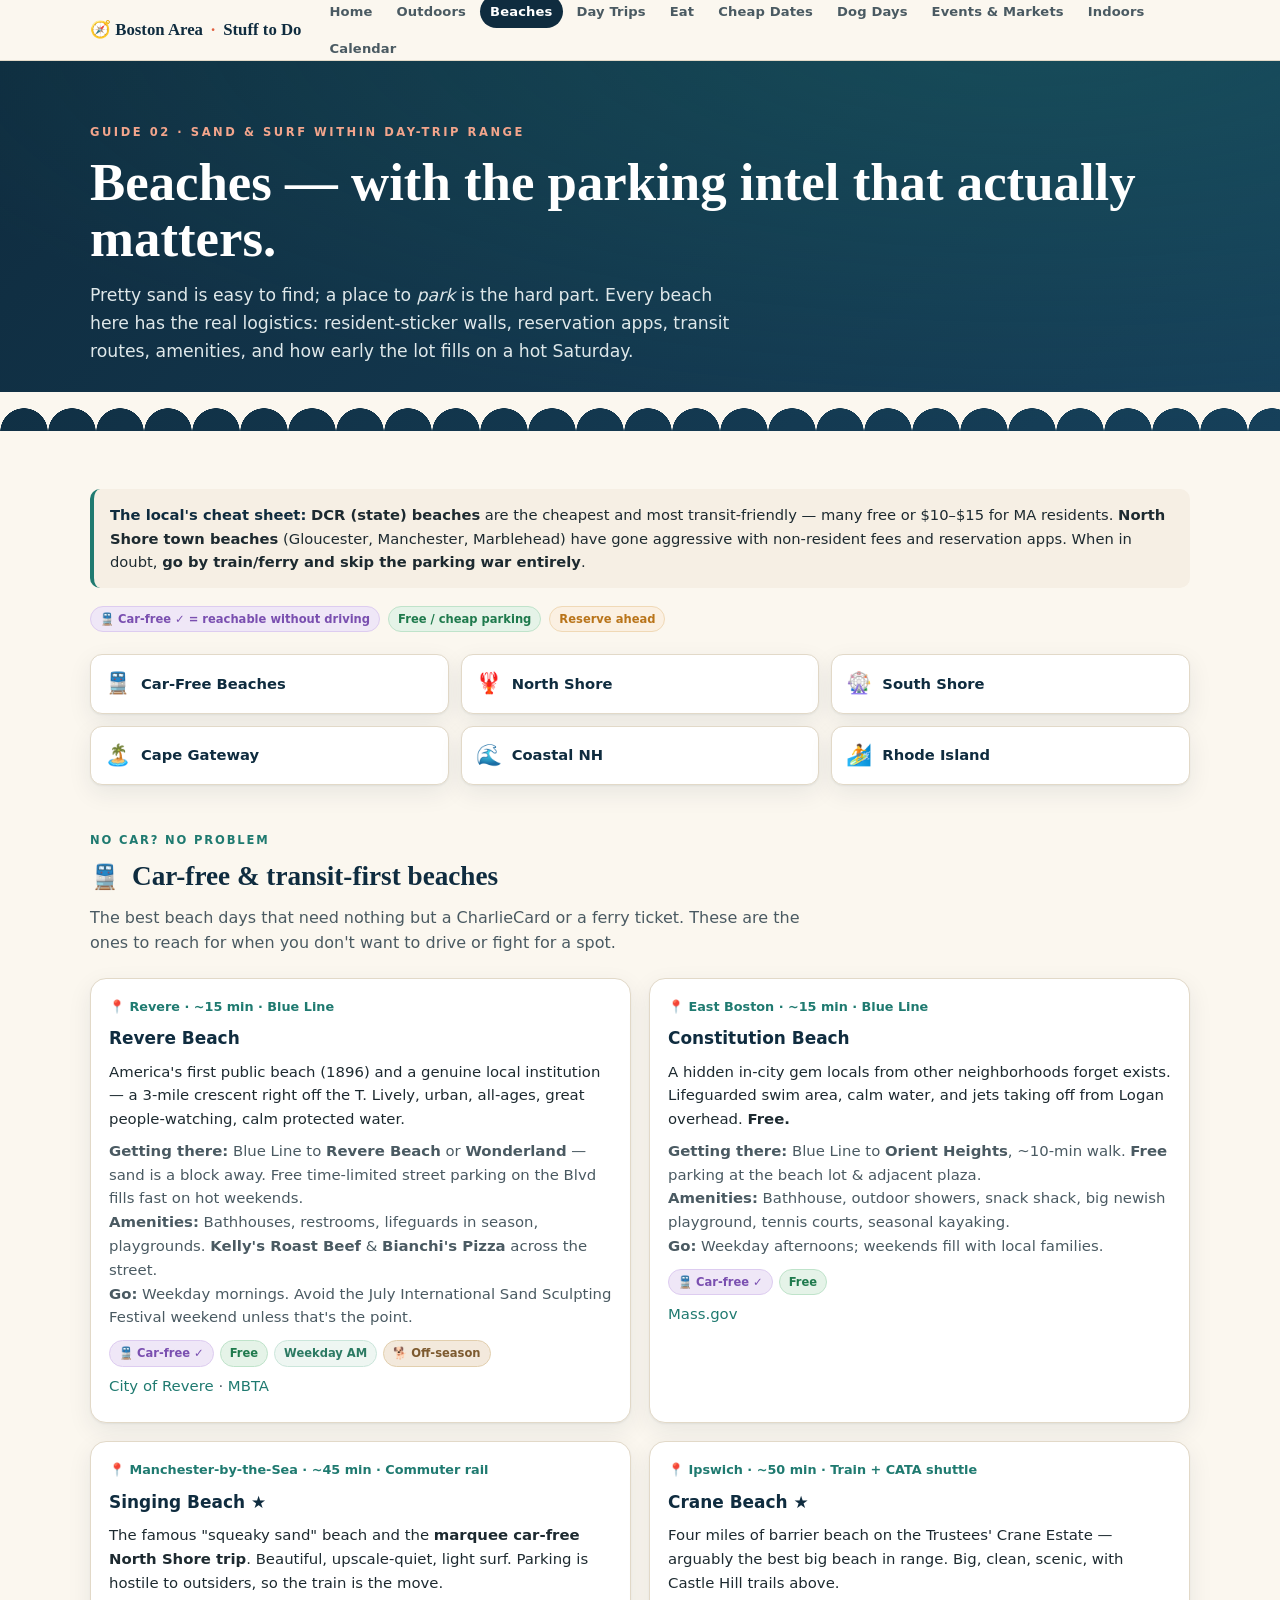
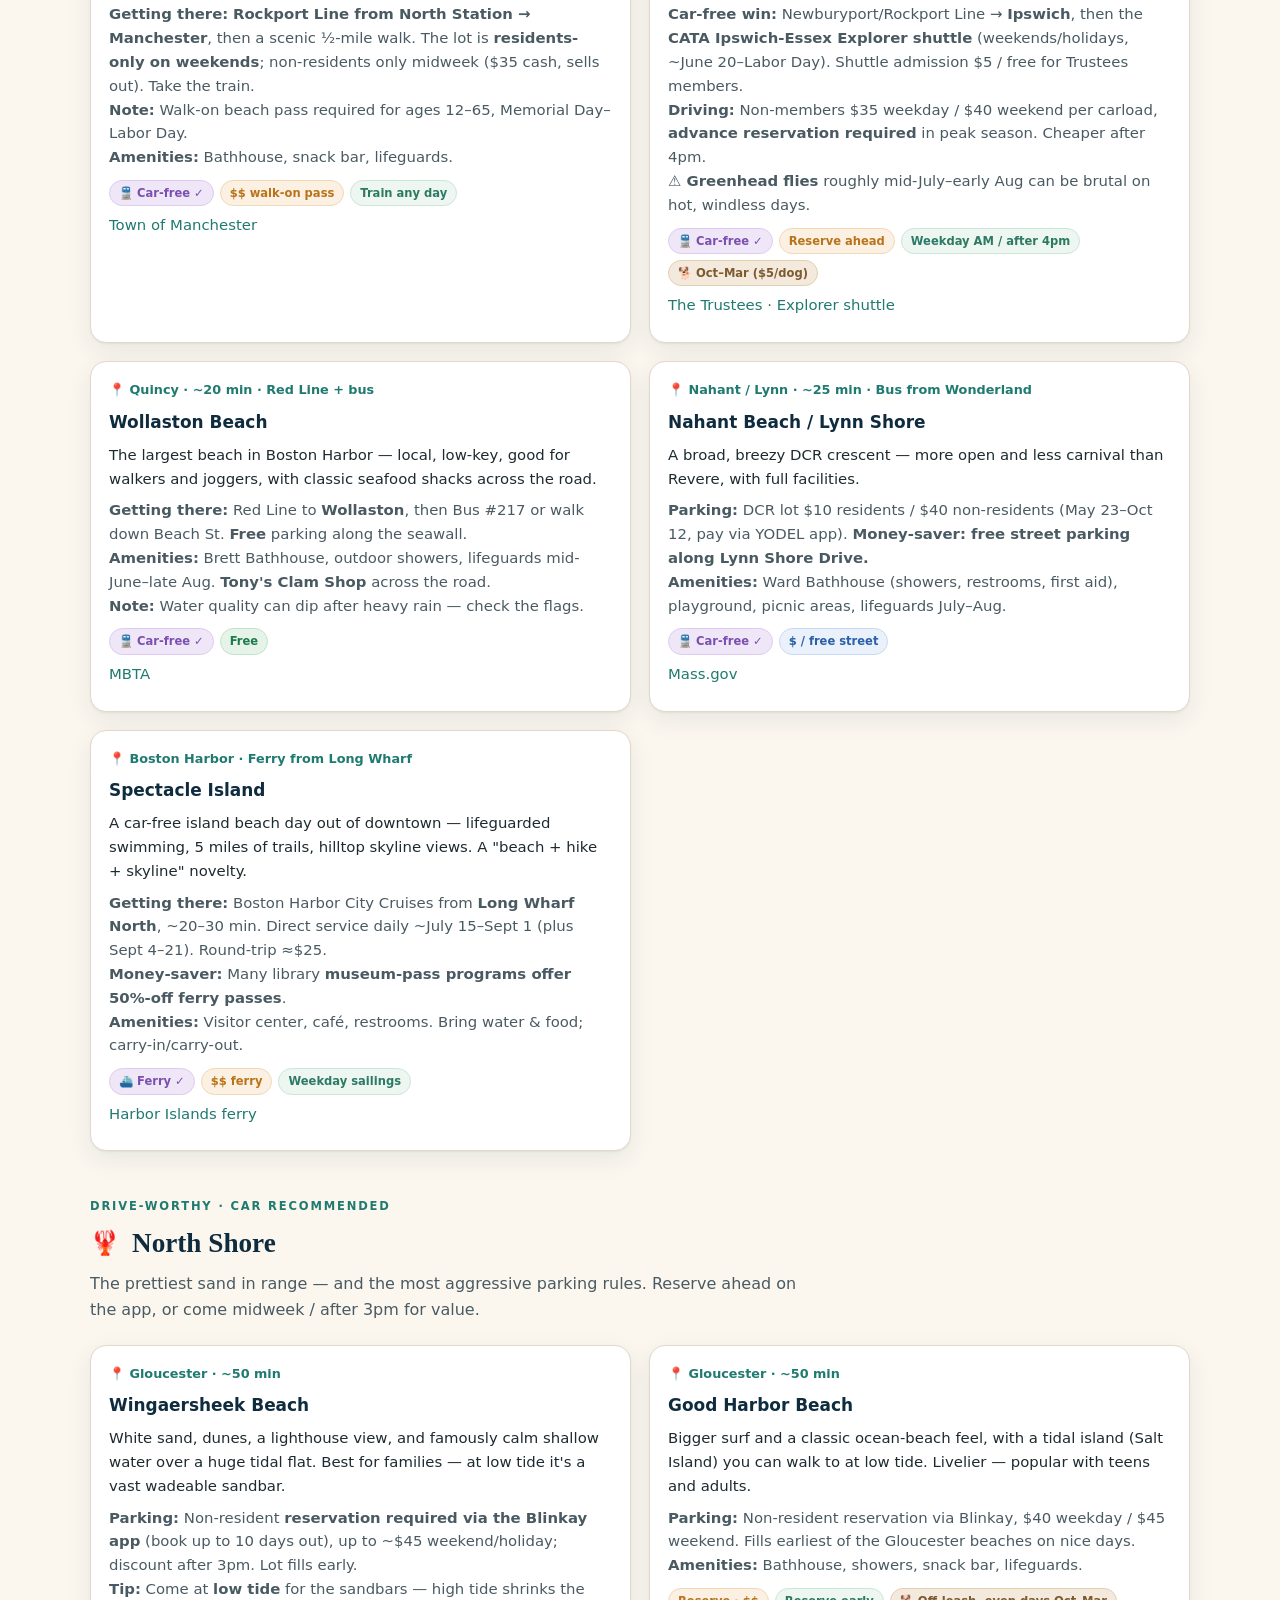
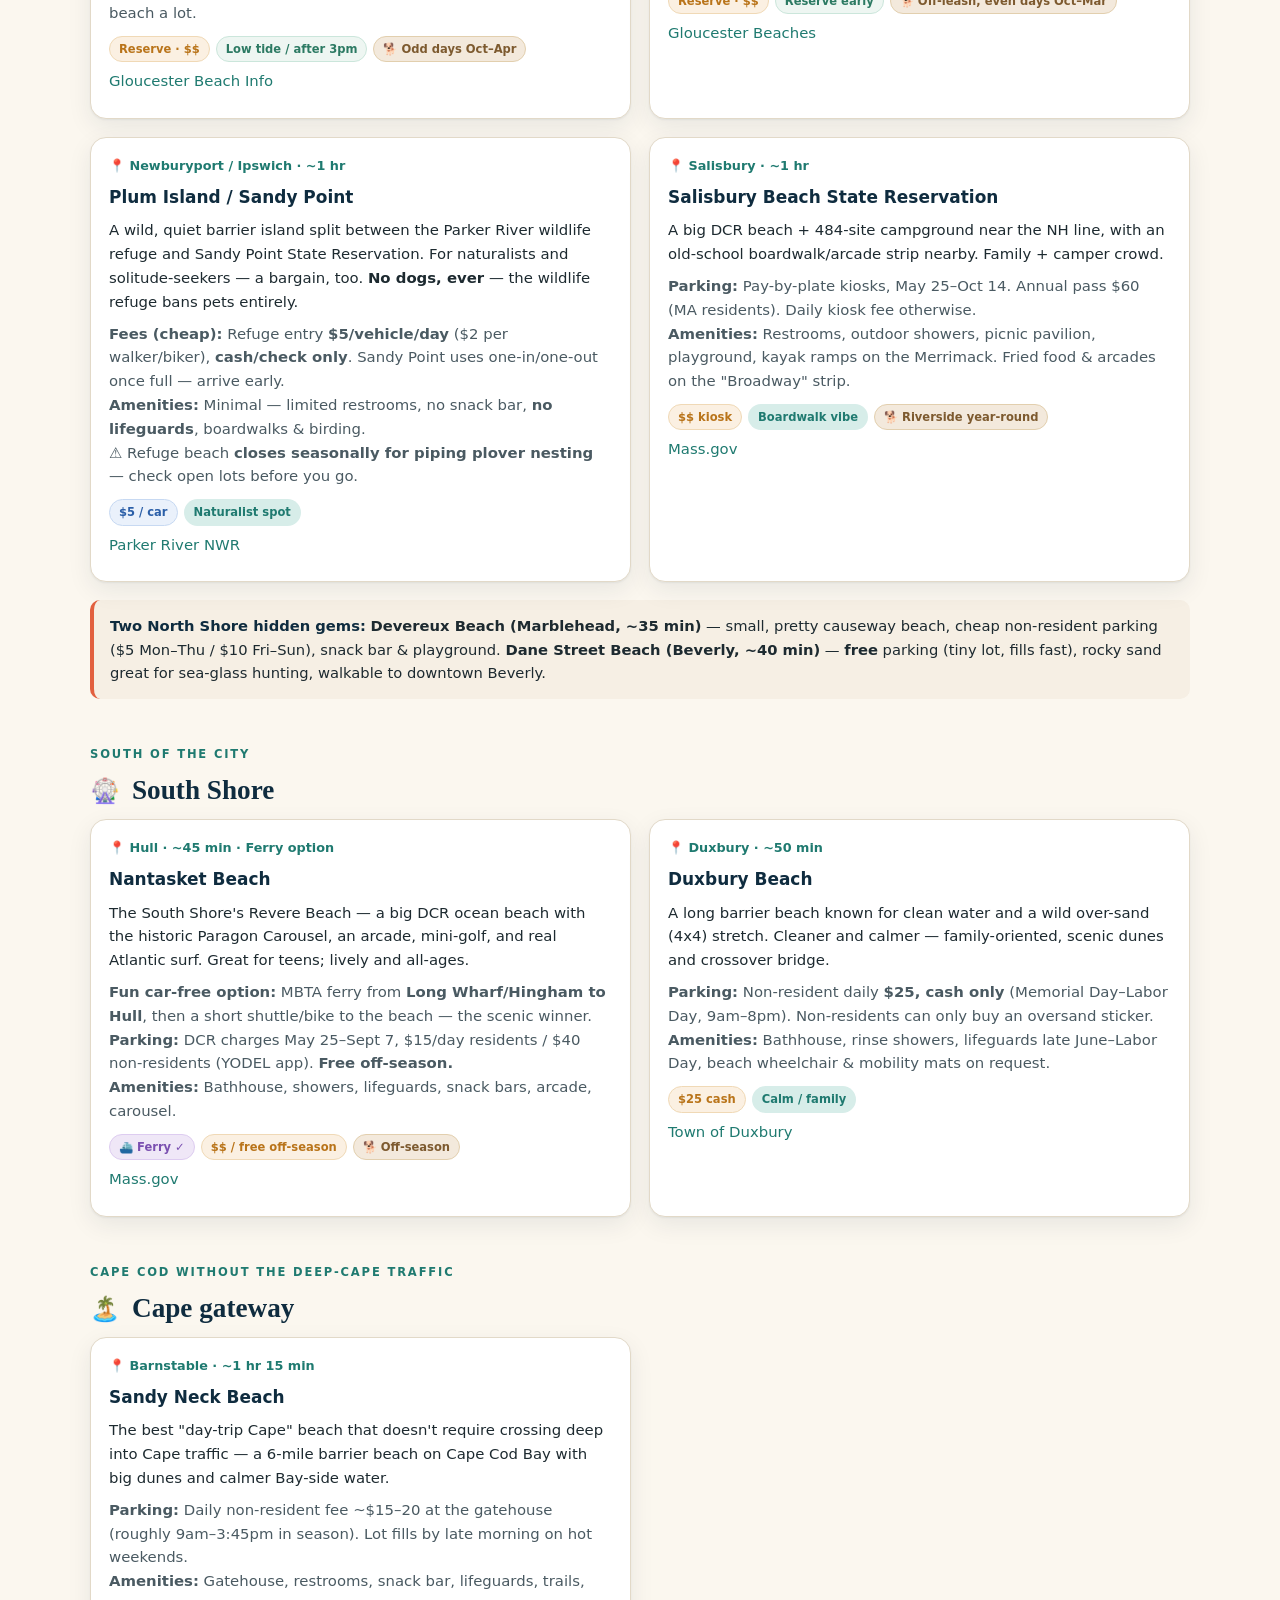
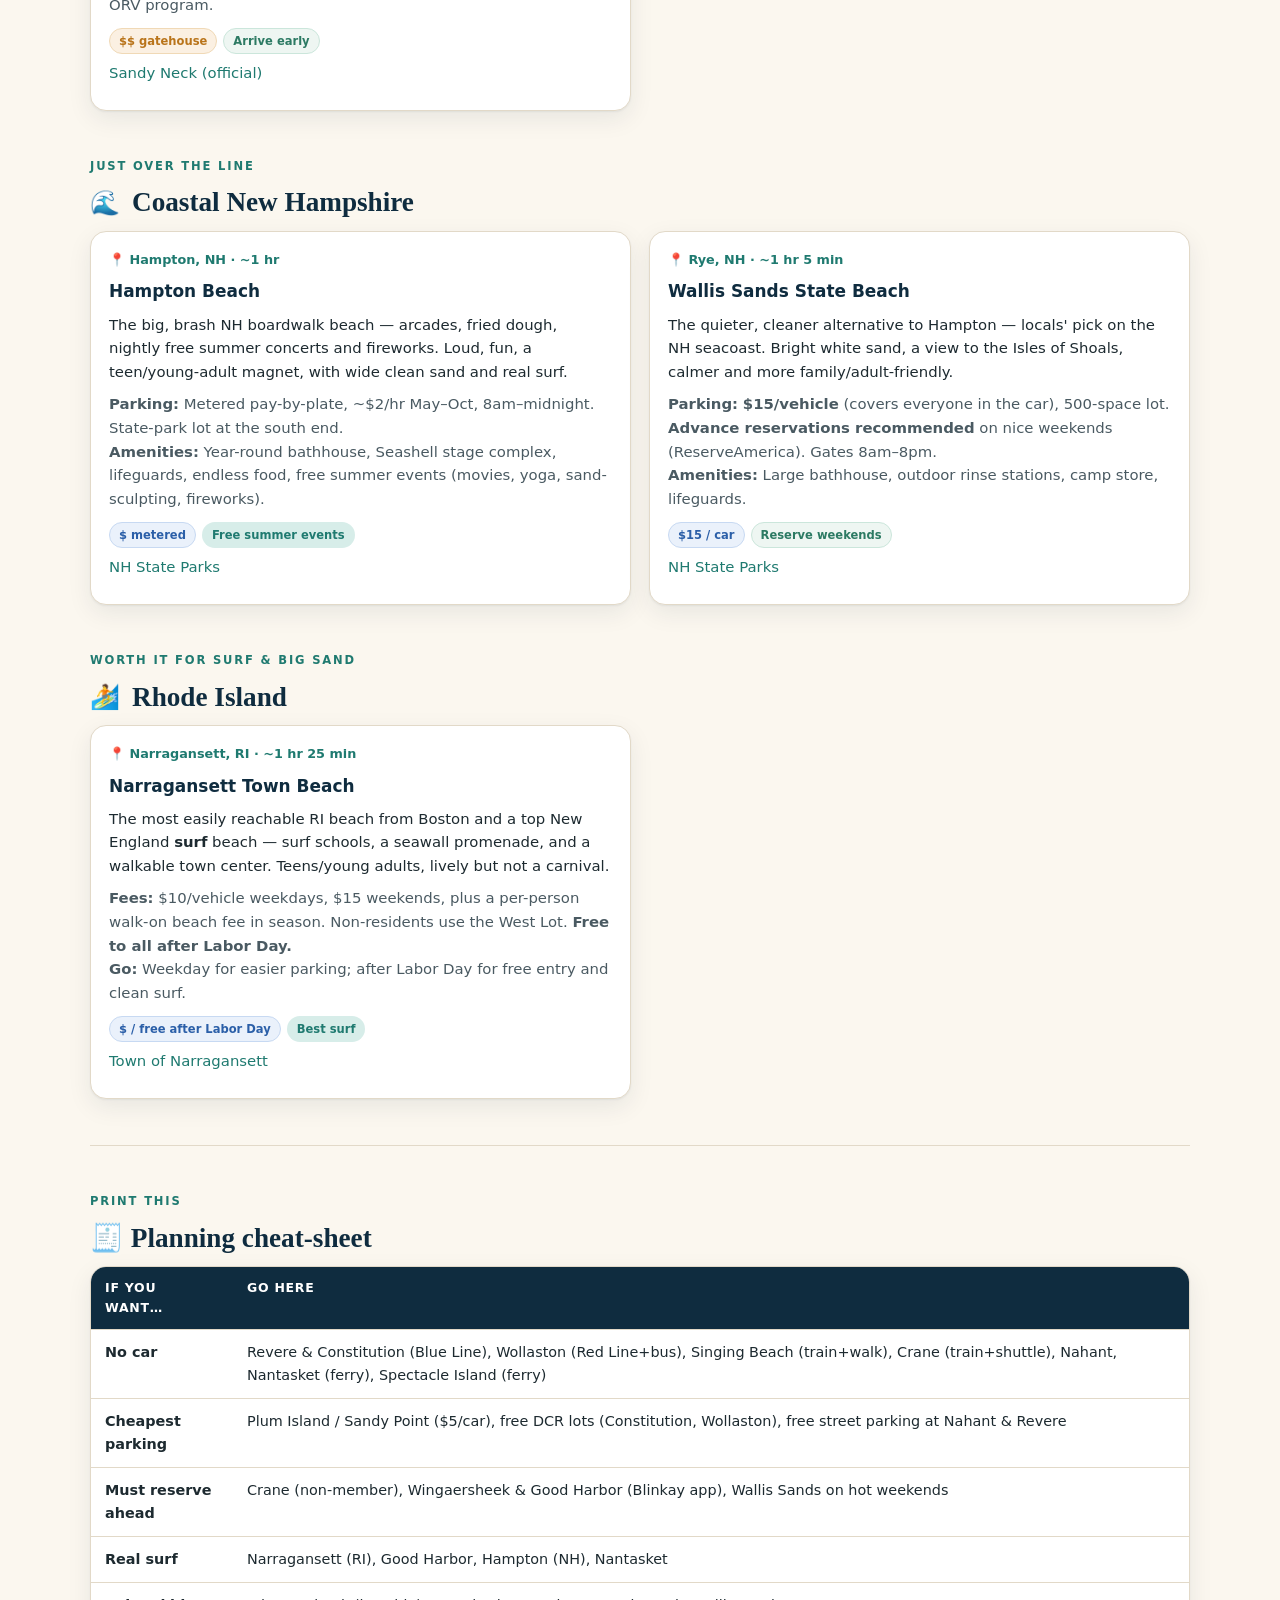
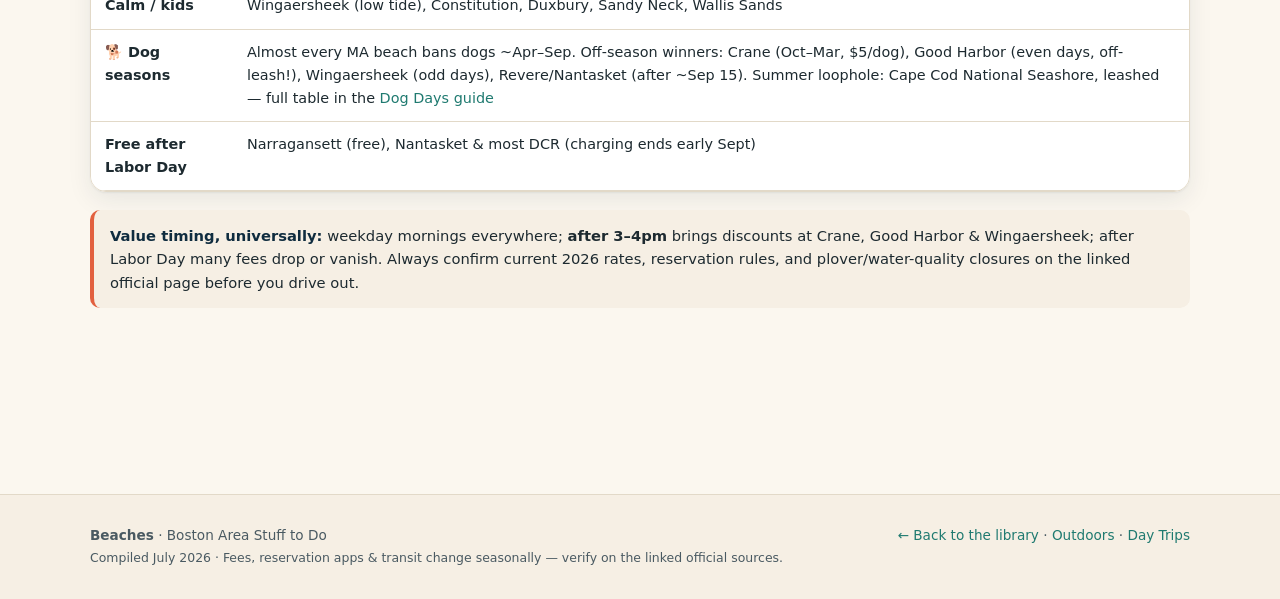
<file: boston-guide/beaches.html>
<!DOCTYPE html>
<html lang="en">
<head>
<meta charset="utf-8">
<meta name="viewport" content="width=device-width, initial-scale=1">
<title>Beaches · Boston Area Stuff to Do</title>
<meta name="description" content="Greater Boston beaches with the real intel: parking, resident stickers, transit, amenities, and which fill by 9am. North Shore to South Shore, plus coastal NH and RI.">
<link rel="stylesheet" href="guide.css">
</head>
<body>
<header class="topbar">
  <div class="wrap">
    <a class="brand" href="index.html">🧭 Boston Area <span class="dot">·</span> Stuff to Do</a>
    <nav class="navlinks">
      <a href="index.html">Home</a>
      <a href="outdoor.html">Outdoors</a>
      <a href="beaches.html" class="active">Beaches</a>
      <a href="daytrips.html">Day Trips</a>
      <a href="restaurants.html">Eat</a>
      <a href="dates.html">Cheap Dates</a>
      <a href="dogs.html">Dog Days</a>
      <a href="events.html">Events &amp; Markets</a>
      <a href="indoor.html">Indoors</a>
      <a href="months.html">Calendar</a>
    </nav>
  </div>
</header>

<section class="hero">
  <div class="wrap">
    <p class="eyebrow">Guide 02 · Sand &amp; surf within day-trip range</p>
    <h1>Beaches &mdash; with the parking intel that actually matters.</h1>
    <p>Pretty sand is easy to find; a place to <em>park</em> is the hard part. Every beach here has the real logistics: resident-sticker walls, reservation apps, transit routes, amenities, and how early the lot fills on a hot Saturday.</p>
  </div>
  <div class="wave"></div>
</section>

<main>
<div class="wrap">

  <div class="callout tip">
    <strong>The local's cheat sheet:</strong> <b>DCR (state) beaches</b> are the cheapest and most transit-friendly &mdash; many free or $10&ndash;$15 for MA residents. <b>North Shore town beaches</b> (Gloucester, Manchester, Marblehead) have gone aggressive with non-resident fees and reservation apps. When in doubt, <b>go by train/ferry and skip the parking war entirely</b>.
  </div>

  <div class="legend">
    <span class="tag transit">🚆 Car-free ✓ = reachable without driving</span>
    <span class="tag free">Free / cheap parking</span>
    <span class="tag mod">Reserve ahead</span>
  </div>

  <div class="toc" style="margin-top:22px">
    <a href="#carfree"><span class="ic">🚆</span> Car-Free Beaches</a>
    <a href="#northshore"><span class="ic">🦞</span> North Shore</a>
    <a href="#southshore"><span class="ic">🎡</span> South Shore</a>
    <a href="#cape"><span class="ic">🏝️</span> Cape Gateway</a>
    <a href="#nh"><span class="ic">🌊</span> Coastal NH</a>
    <a href="#ri"><span class="ic">🏄</span> Rhode Island</a>
  </div>

  <!-- ============ CAR-FREE ============ -->
  <section class="section" id="carfree">
    <p class="kicker">No car? No problem</p>
    <h2><span class="ic">🚆</span> Car-free &amp; transit-first beaches</h2>
    <p class="lede">The best beach days that need nothing but a CharlieCard or a ferry ticket. These are the ones to reach for when you don't want to drive or fight for a spot.</p>

    <div class="grid cols-2">

      <div class="card">
        <div class="where">📍 Revere · ~15 min · Blue Line</div>
        <h4>Revere Beach</h4>
        <p>America's first public beach (1896) and a genuine local institution &mdash; a 3-mile crescent right off the T. Lively, urban, all-ages, great people-watching, calm protected water.</p>
        <p class="small"><strong>Getting there:</strong> Blue Line to <b>Revere Beach</b> or <b>Wonderland</b> &mdash; sand is a block away. Free time-limited street parking on the Blvd fills fast on hot weekends.<br>
        <strong>Amenities:</strong> Bathhouses, restrooms, lifeguards in season, playgrounds. <b>Kelly's Roast Beef</b> &amp; <b>Bianchi's Pizza</b> across the street.<br>
        <strong>Go:</strong> Weekday mornings. Avoid the July International Sand Sculpting Festival weekend unless that's the point.</p>
        <div class="meta"><span class="tag transit">🚆 Car-free ✓</span><span class="tag free">Free</span><span class="tag weekday">Weekday AM</span><span class="tag dog">🐕 Off-season</span></div>
        <p class="small"><a href="https://www.revere.org/revere-beach">City of Revere</a> · <a href="https://www.mbta.com/stops/place-rbmnl">MBTA</a></p>
      </div>

      <div class="card">
        <div class="where">📍 East Boston · ~15 min · Blue Line</div>
        <h4>Constitution Beach</h4>
        <p>A hidden in-city gem locals from other neighborhoods forget exists. Lifeguarded swim area, calm water, and jets taking off from Logan overhead. <b>Free.</b></p>
        <p class="small"><strong>Getting there:</strong> Blue Line to <b>Orient Heights</b>, ~10-min walk. <b>Free</b> parking at the beach lot &amp; adjacent plaza.<br>
        <strong>Amenities:</strong> Bathhouse, outdoor showers, snack shack, big newish playground, tennis courts, seasonal kayaking.<br>
        <strong>Go:</strong> Weekday afternoons; weekends fill with local families.</p>
        <div class="meta"><span class="tag transit">🚆 Car-free ✓</span><span class="tag free">Free</span></div>
        <p class="small"><a href="https://www.mass.gov/locations/constitution-beach-park">Mass.gov</a></p>
      </div>

      <div class="card">
        <div class="where">📍 Manchester-by-the-Sea · ~45 min · Commuter rail</div>
        <h4>Singing Beach ★</h4>
        <p>The famous "squeaky sand" beach and the <b>marquee car-free North Shore trip</b>. Beautiful, upscale-quiet, light surf. Parking is hostile to outsiders, so the train is the move.</p>
        <p class="small"><strong>Getting there:</strong> <b>Rockport Line from North Station → Manchester</b>, then a scenic ½-mile walk. The lot is <b>residents-only on weekends</b>; non-residents only midweek ($35 cash, sells out). Take the train.<br>
        <strong>Note:</strong> Walk-on beach pass required for ages 12&ndash;65, Memorial Day&ndash;Labor Day.<br>
        <strong>Amenities:</strong> Bathhouse, snack bar, lifeguards.</p>
        <div class="meta"><span class="tag transit">🚆 Car-free ✓</span><span class="tag mod">$$ walk-on pass</span><span class="tag weekday">Train any day</span></div>
        <p class="small"><a href="https://www.manchester.ma.us/facilities/facility/details/singing-beach-11">Town of Manchester</a></p>
      </div>

      <div class="card">
        <div class="where">📍 Ipswich · ~50 min · Train + CATA shuttle</div>
        <h4>Crane Beach ★</h4>
        <p>Four miles of barrier beach on the Trustees' Crane Estate &mdash; arguably the best big beach in range. Big, clean, scenic, with Castle Hill trails above.</p>
        <p class="small"><strong>Car-free win:</strong> Newburyport/Rockport Line → <b>Ipswich</b>, then the <b>CATA Ipswich-Essex Explorer shuttle</b> (weekends/holidays, ~June 20&ndash;Labor Day). Shuttle admission $5 / free for Trustees members.<br>
        <strong>Driving:</strong> Non-members $35 weekday / $40 weekend per carload, <b>advance reservation required</b> in peak season. Cheaper after 4pm.<br>
        <strong>⚠️ Greenhead flies</strong> roughly mid-July&ndash;early Aug can be brutal on hot, windless days.</p>
        <div class="meta"><span class="tag transit">🚆 Car-free ✓</span><span class="tag mod">Reserve ahead</span><span class="tag weekday">Weekday AM / after 4pm</span><span class="tag dog">🐕 Oct–Mar ($5/dog)</span></div>
        <p class="small"><a href="https://thetrustees.org/place/crane-beach-on-the-crane-estate/">The Trustees</a> · <a href="https://www.ipswichessexexplorer.com/crane-beach">Explorer shuttle</a></p>
      </div>

      <div class="card">
        <div class="where">📍 Quincy · ~20 min · Red Line + bus</div>
        <h4>Wollaston Beach</h4>
        <p>The largest beach in Boston Harbor &mdash; local, low-key, good for walkers and joggers, with classic seafood shacks across the road.</p>
        <p class="small"><strong>Getting there:</strong> Red Line to <b>Wollaston</b>, then Bus #217 or walk down Beach St. <b>Free</b> parking along the seawall.<br>
        <strong>Amenities:</strong> Brett Bathhouse, outdoor showers, lifeguards mid-June&ndash;late Aug. <b>Tony's Clam Shop</b> across the road.<br>
        <strong>Note:</strong> Water quality can dip after heavy rain &mdash; check the flags.</p>
        <div class="meta"><span class="tag transit">🚆 Car-free ✓</span><span class="tag free">Free</span></div>
        <p class="small"><a href="https://www.mbta.com/stops/place-wlsta">MBTA</a></p>
      </div>

      <div class="card">
        <div class="where">📍 Nahant / Lynn · ~25 min · Bus from Wonderland</div>
        <h4>Nahant Beach / Lynn Shore</h4>
        <p>A broad, breezy DCR crescent &mdash; more open and less carnival than Revere, with full facilities.</p>
        <p class="small"><strong>Parking:</strong> DCR lot $10 residents / $40 non-residents (May 23&ndash;Oct 12, pay via YODEL app). <b>Money-saver: free street parking along Lynn Shore Drive.</b><br>
        <strong>Amenities:</strong> Ward Bathhouse (showers, restrooms, first aid), playground, picnic areas, lifeguards July&ndash;Aug.</p>
        <div class="meta"><span class="tag transit">🚆 Car-free ✓</span><span class="tag cheap">$ / free street</span></div>
        <p class="small"><a href="https://www.mass.gov/locations/lynn-shore-nahant-beach-reservation">Mass.gov</a></p>
      </div>

      <div class="card">
        <div class="where">📍 Boston Harbor · Ferry from Long Wharf</div>
        <h4>Spectacle Island</h4>
        <p>A car-free island beach day out of downtown &mdash; lifeguarded swimming, 5 miles of trails, hilltop skyline views. A "beach + hike + skyline" novelty.</p>
        <p class="small"><strong>Getting there:</strong> Boston Harbor City Cruises from <b>Long Wharf North</b>, ~20&ndash;30 min. Direct service daily ~July 15&ndash;Sept 1 (plus Sept 4&ndash;21). Round-trip ≈$25.<br>
        <strong>Money-saver:</strong> Many library <b>museum-pass programs offer 50%-off ferry passes</b>.<br>
        <strong>Amenities:</strong> Visitor center, café, restrooms. Bring water &amp; food; carry-in/carry-out.</p>
        <div class="meta"><span class="tag transit">⛴️ Ferry ✓</span><span class="tag mod">$$ ferry</span><span class="tag weekday">Weekday sailings</span></div>
        <p class="small"><a href="https://www.bostonharborislands.org/ferryschedule/">Harbor Islands ferry</a></p>
      </div>

    </div>
  </section>

  <!-- ============ NORTH SHORE ============ -->
  <section class="section" id="northshore">
    <p class="kicker">Drive-worthy · car recommended</p>
    <h2><span class="ic">🦞</span> North Shore</h2>
    <p class="lede">The prettiest sand in range &mdash; and the most aggressive parking rules. Reserve ahead on the app, or come midweek / after 3pm for value.</p>

    <div class="grid cols-2">
      <div class="card">
        <div class="where">📍 Gloucester · ~50 min</div>
        <h4>Wingaersheek Beach</h4>
        <p>White sand, dunes, a lighthouse view, and famously calm shallow water over a huge tidal flat. Best for families &mdash; at low tide it's a vast wadeable sandbar.</p>
        <p class="small"><strong>Parking:</strong> Non-resident <b>reservation required via the Blinkay app</b> (book up to 10 days out), up to ~$45 weekend/holiday; discount after 3pm. Lot fills early.<br>
        <strong>Tip:</strong> Come at <b>low tide</b> for the sandbars &mdash; high tide shrinks the beach a lot.</p>
        <div class="meta"><span class="tag mod">Reserve · $$</span><span class="tag weekday">Low tide / after 3pm</span><span class="tag dog">🐕 Odd days Oct–Apr</span></div>
        <p class="small"><a href="https://gloucester-ma.gov/299/Beach-Information">Gloucester Beach Info</a></p>
      </div>

      <div class="card">
        <div class="where">📍 Gloucester · ~50 min</div>
        <h4>Good Harbor Beach</h4>
        <p>Bigger surf and a classic ocean-beach feel, with a tidal island (Salt Island) you can walk to at low tide. Livelier &mdash; popular with teens and adults.</p>
        <p class="small"><strong>Parking:</strong> Non-resident reservation via Blinkay, $40 weekday / $45 weekend. Fills earliest of the Gloucester beaches on nice days.<br>
        <strong>Amenities:</strong> Bathhouse, showers, snack bar, lifeguards.</p>
        <div class="meta"><span class="tag mod">Reserve · $$</span><span class="tag weekday">Reserve early</span><span class="tag dog">🐕 Off-leash, even days Oct–Mar</span></div>
        <p class="small"><a href="https://gloucester-ma.gov/1215/Gloucester-Beaches---Detailed-Informatio">Gloucester Beaches</a></p>
      </div>

      <div class="card">
        <div class="where">📍 Newburyport / Ipswich · ~1 hr</div>
        <h4>Plum Island / Sandy Point</h4>
        <p>A wild, quiet barrier island split between the Parker River wildlife refuge and Sandy Point State Reservation. For naturalists and solitude-seekers &mdash; a bargain, too. <b>No dogs, ever</b> &mdash; the wildlife refuge bans pets entirely.</p>
        <p class="small"><strong>Fees (cheap):</strong> Refuge entry <b>$5/vehicle/day</b> ($2 per walker/biker), <b>cash/check only</b>. Sandy Point uses one-in/one-out once full &mdash; arrive early.<br>
        <strong>Amenities:</strong> Minimal &mdash; limited restrooms, no snack bar, <b>no lifeguards</b>, boardwalks &amp; birding.<br>
        <strong>⚠️</strong> Refuge beach <b>closes seasonally for piping plover nesting</b> &mdash; check open lots before you go.</p>
        <div class="meta"><span class="tag cheap">$5 / car</span><span class="tag season">Naturalist spot</span></div>
        <p class="small"><a href="https://www.fws.gov/refuge/parker-river/frequently-asked-questions">Parker River NWR</a></p>
      </div>

      <div class="card">
        <div class="where">📍 Salisbury · ~1 hr</div>
        <h4>Salisbury Beach State Reservation</h4>
        <p>A big DCR beach + 484-site campground near the NH line, with an old-school boardwalk/arcade strip nearby. Family + camper crowd.</p>
        <p class="small"><strong>Parking:</strong> Pay-by-plate kiosks, May 25&ndash;Oct 14. Annual pass $60 (MA residents). Daily kiosk fee otherwise.<br>
        <strong>Amenities:</strong> Restrooms, outdoor showers, picnic pavilion, playground, kayak ramps on the Merrimack. Fried food &amp; arcades on the "Broadway" strip.</p>
        <div class="meta"><span class="tag mod">$$ kiosk</span><span class="tag season">Boardwalk vibe</span><span class="tag dog">🐕 Riverside year-round</span></div>
        <p class="small"><a href="https://www.mass.gov/locations/salisbury-beach-state-reservation">Mass.gov</a></p>
      </div>
    </div>

    <div class="callout">
      <strong>Two North Shore hidden gems:</strong>
      <b>Devereux Beach (Marblehead, ~35 min)</b> &mdash; small, pretty causeway beach, cheap non-resident parking ($5 Mon&ndash;Thu / $10 Fri&ndash;Sun), snack bar &amp; playground.
      <b>Dane Street Beach (Beverly, ~40 min)</b> &mdash; <b>free</b> parking (tiny lot, fills fast), rocky sand great for sea-glass hunting, walkable to downtown Beverly.
    </div>
  </section>

  <!-- ============ SOUTH SHORE ============ -->
  <section class="section" id="southshore">
    <p class="kicker">South of the city</p>
    <h2><span class="ic">🎡</span> South Shore</h2>
    <div class="grid cols-2">
      <div class="card">
        <div class="where">📍 Hull · ~45 min · Ferry option</div>
        <h4>Nantasket Beach</h4>
        <p>The South Shore's Revere Beach &mdash; a big DCR ocean beach with the historic Paragon Carousel, an arcade, mini-golf, and real Atlantic surf. Great for teens; lively and all-ages.</p>
        <p class="small"><strong>Fun car-free option:</strong> MBTA ferry from <b>Long Wharf/Hingham to Hull</b>, then a short shuttle/bike to the beach &mdash; the scenic winner.<br>
        <strong>Parking:</strong> DCR charges May 25&ndash;Sept 7, $15/day residents / $40 non-residents (YODEL app). <b>Free off-season.</b><br>
        <strong>Amenities:</strong> Bathhouse, showers, lifeguards, snack bars, arcade, carousel.</p>
        <div class="meta"><span class="tag transit">⛴️ Ferry ✓</span><span class="tag mod">$$ / free off-season</span><span class="tag dog">🐕 Off-season</span></div>
        <p class="small"><a href="https://www.mass.gov/locations/nantasket-beach-reservation">Mass.gov</a></p>
      </div>

      <div class="card">
        <div class="where">📍 Duxbury · ~50 min</div>
        <h4>Duxbury Beach</h4>
        <p>A long barrier beach known for clean water and a wild over-sand (4x4) stretch. Cleaner and calmer &mdash; family-oriented, scenic dunes and crossover bridge.</p>
        <p class="small"><strong>Parking:</strong> Non-resident daily <b>$25, cash only</b> (Memorial Day&ndash;Labor Day, 9am&ndash;8pm). Non-residents can only buy an oversand sticker.<br>
        <strong>Amenities:</strong> Bathhouse, rinse showers, lifeguards late June&ndash;Labor Day, beach wheelchair &amp; mobility mats on request.</p>
        <div class="meta"><span class="tag mod">$25 cash</span><span class="tag season">Calm / family</span></div>
        <p class="small"><a href="https://www.town.duxbury.ma.us/beach-operations/pages/visiting-duxbury-beach">Town of Duxbury</a></p>
      </div>
    </div>
  </section>

  <!-- ============ CAPE ============ -->
  <section class="section" id="cape">
    <p class="kicker">Cape Cod without the deep-Cape traffic</p>
    <h2><span class="ic">🏝️</span> Cape gateway</h2>
    <div class="grid cols-2">
      <div class="card">
        <div class="where">📍 Barnstable · ~1 hr 15 min</div>
        <h4>Sandy Neck Beach</h4>
        <p>The best "day-trip Cape" beach that doesn't require crossing deep into Cape traffic &mdash; a 6-mile barrier beach on Cape Cod Bay with big dunes and calmer Bay-side water.</p>
        <p class="small"><strong>Parking:</strong> Daily non-resident fee ~$15&ndash;20 at the gatehouse (roughly 9am&ndash;3:45pm in season). Lot fills by late morning on hot weekends.<br>
        <strong>Amenities:</strong> Gatehouse, restrooms, snack bar, lifeguards, trails, ORV program.</p>
        <div class="meta"><span class="tag mod">$$ gatehouse</span><span class="tag weekday">Arrive early</span></div>
        <p class="small"><a href="https://sandyneck.town.barnstable.ma.us/">Sandy Neck (official)</a></p>
      </div>
    </div>
  </section>

  <!-- ============ NH ============ -->
  <section class="section" id="nh">
    <p class="kicker">Just over the line</p>
    <h2><span class="ic">🌊</span> Coastal New Hampshire</h2>
    <div class="grid cols-2">
      <div class="card">
        <div class="where">📍 Hampton, NH · ~1 hr</div>
        <h4>Hampton Beach</h4>
        <p>The big, brash NH boardwalk beach &mdash; arcades, fried dough, nightly free summer concerts and fireworks. Loud, fun, a teen/young-adult magnet, with wide clean sand and real surf.</p>
        <p class="small"><strong>Parking:</strong> Metered pay-by-plate, ~$2/hr May&ndash;Oct, 8am&ndash;midnight. State-park lot at the south end.<br>
        <strong>Amenities:</strong> Year-round bathhouse, Seashell stage complex, lifeguards, endless food, free summer events (movies, yoga, sand-sculpting, fireworks).</p>
        <div class="meta"><span class="tag cheap">$ metered</span><span class="tag season">Free summer events</span></div>
        <p class="small"><a href="https://www.nhstateparks.org/find-parks-trails/hampton-beach-state-park">NH State Parks</a></p>
      </div>

      <div class="card">
        <div class="where">📍 Rye, NH · ~1 hr 5 min</div>
        <h4>Wallis Sands State Beach</h4>
        <p>The quieter, cleaner alternative to Hampton &mdash; locals' pick on the NH seacoast. Bright white sand, a view to the Isles of Shoals, calmer and more family/adult-friendly.</p>
        <p class="small"><strong>Parking:</strong> <b>$15/vehicle</b> (covers everyone in the car), 500-space lot. <b>Advance reservations recommended</b> on nice weekends (ReserveAmerica). Gates 8am&ndash;8pm.<br>
        <strong>Amenities:</strong> Large bathhouse, outdoor rinse stations, camp store, lifeguards.</p>
        <div class="meta"><span class="tag cheap">$15 / car</span><span class="tag weekday">Reserve weekends</span></div>
        <p class="small"><a href="https://www.nhstateparks.org/find-parks-trails/wallis-sands-state-park">NH State Parks</a></p>
      </div>
    </div>
  </section>

  <!-- ============ RI ============ -->
  <section class="section" id="ri">
    <p class="kicker">Worth it for surf &amp; big sand</p>
    <h2><span class="ic">🏄</span> Rhode Island</h2>
    <div class="grid cols-2">
      <div class="card">
        <div class="where">📍 Narragansett, RI · ~1 hr 25 min</div>
        <h4>Narragansett Town Beach</h4>
        <p>The most easily reachable RI beach from Boston and a top New England <b>surf</b> beach &mdash; surf schools, a seawall promenade, and a walkable town center. Teens/young adults, lively but not a carnival.</p>
        <p class="small"><strong>Fees:</strong> $10/vehicle weekdays, $15 weekends, plus a per-person walk-on beach fee in season. Non-residents use the West Lot. <b>Free to all after Labor Day.</b><br>
        <strong>Go:</strong> Weekday for easier parking; after Labor Day for free entry and clean surf.</p>
        <div class="meta"><span class="tag cheap">$ / free after Labor Day</span><span class="tag season">Best surf</span></div>
        <p class="small"><a href="https://narragansettri.gov/323/Narragansett-Town-Beach">Town of Narragansett</a></p>
      </div>
    </div>
  </section>

  <hr class="divider">

  <section class="section" id="cheatsheet">
    <p class="kicker">Print this</p>
    <h2>🧾 Planning cheat-sheet</h2>
    <div class="tablewrap">
      <table>
        <thead>
          <tr><th>If you want…</th><th>Go here</th></tr>
        </thead>
        <tbody>
          <tr><td><strong>No car</strong></td><td>Revere &amp; Constitution (Blue Line), Wollaston (Red Line+bus), Singing Beach (train+walk), Crane (train+shuttle), Nahant, Nantasket (ferry), Spectacle Island (ferry)</td></tr>
          <tr><td><strong>Cheapest parking</strong></td><td>Plum Island / Sandy Point ($5/car), free DCR lots (Constitution, Wollaston), free street parking at Nahant &amp; Revere</td></tr>
          <tr><td><strong>Must reserve ahead</strong></td><td>Crane (non-member), Wingaersheek &amp; Good Harbor (Blinkay app), Wallis Sands on hot weekends</td></tr>
          <tr><td><strong>Real surf</strong></td><td>Narragansett (RI), Good Harbor, Hampton (NH), Nantasket</td></tr>
          <tr><td><strong>Calm / kids</strong></td><td>Wingaersheek (low tide), Constitution, Duxbury, Sandy Neck, Wallis Sands</td></tr>
          <tr><td><strong>🐕 Dog seasons</strong></td><td>Almost every MA beach bans dogs ~Apr&ndash;Sep. Off-season winners: Crane (Oct&ndash;Mar, $5/dog), Good Harbor (even days, off-leash!), Wingaersheek (odd days), Revere/Nantasket (after ~Sep 15). Summer loophole: Cape Cod National Seashore, leashed — full table in the <a href="dogs.html#beaches">Dog Days guide</a></td></tr>
          <tr><td><strong>Free after Labor Day</strong></td><td>Narragansett (free), Nantasket &amp; most DCR (charging ends early Sept)</td></tr>
        </tbody>
      </table>
    </div>
    <div class="callout">
      <strong>Value timing, universally:</strong> weekday mornings everywhere; <b>after 3&ndash;4pm</b> brings discounts at Crane, Good Harbor &amp; Wingaersheek; after Labor Day many fees drop or vanish. Always confirm current 2026 rates, reservation rules, and plover/water-quality closures on the linked official page before you drive out.
    </div>
  </section>

</div>
</main>

<footer>
  <div class="wrap">
    <div>
      <strong>Beaches</strong> · Boston Area Stuff to Do<br>
      <span class="updated">Compiled July 2026 · Fees, reservation apps &amp; transit change seasonally &mdash; verify on the linked official sources.</span>
    </div>
    <div class="backlink">
      <a href="index.html">← Back to the library</a> · <a href="outdoor.html">Outdoors</a> · <a href="daytrips.html">Day Trips</a>
    </div>
  </div>
</footer>
</body>
</html>
</file>
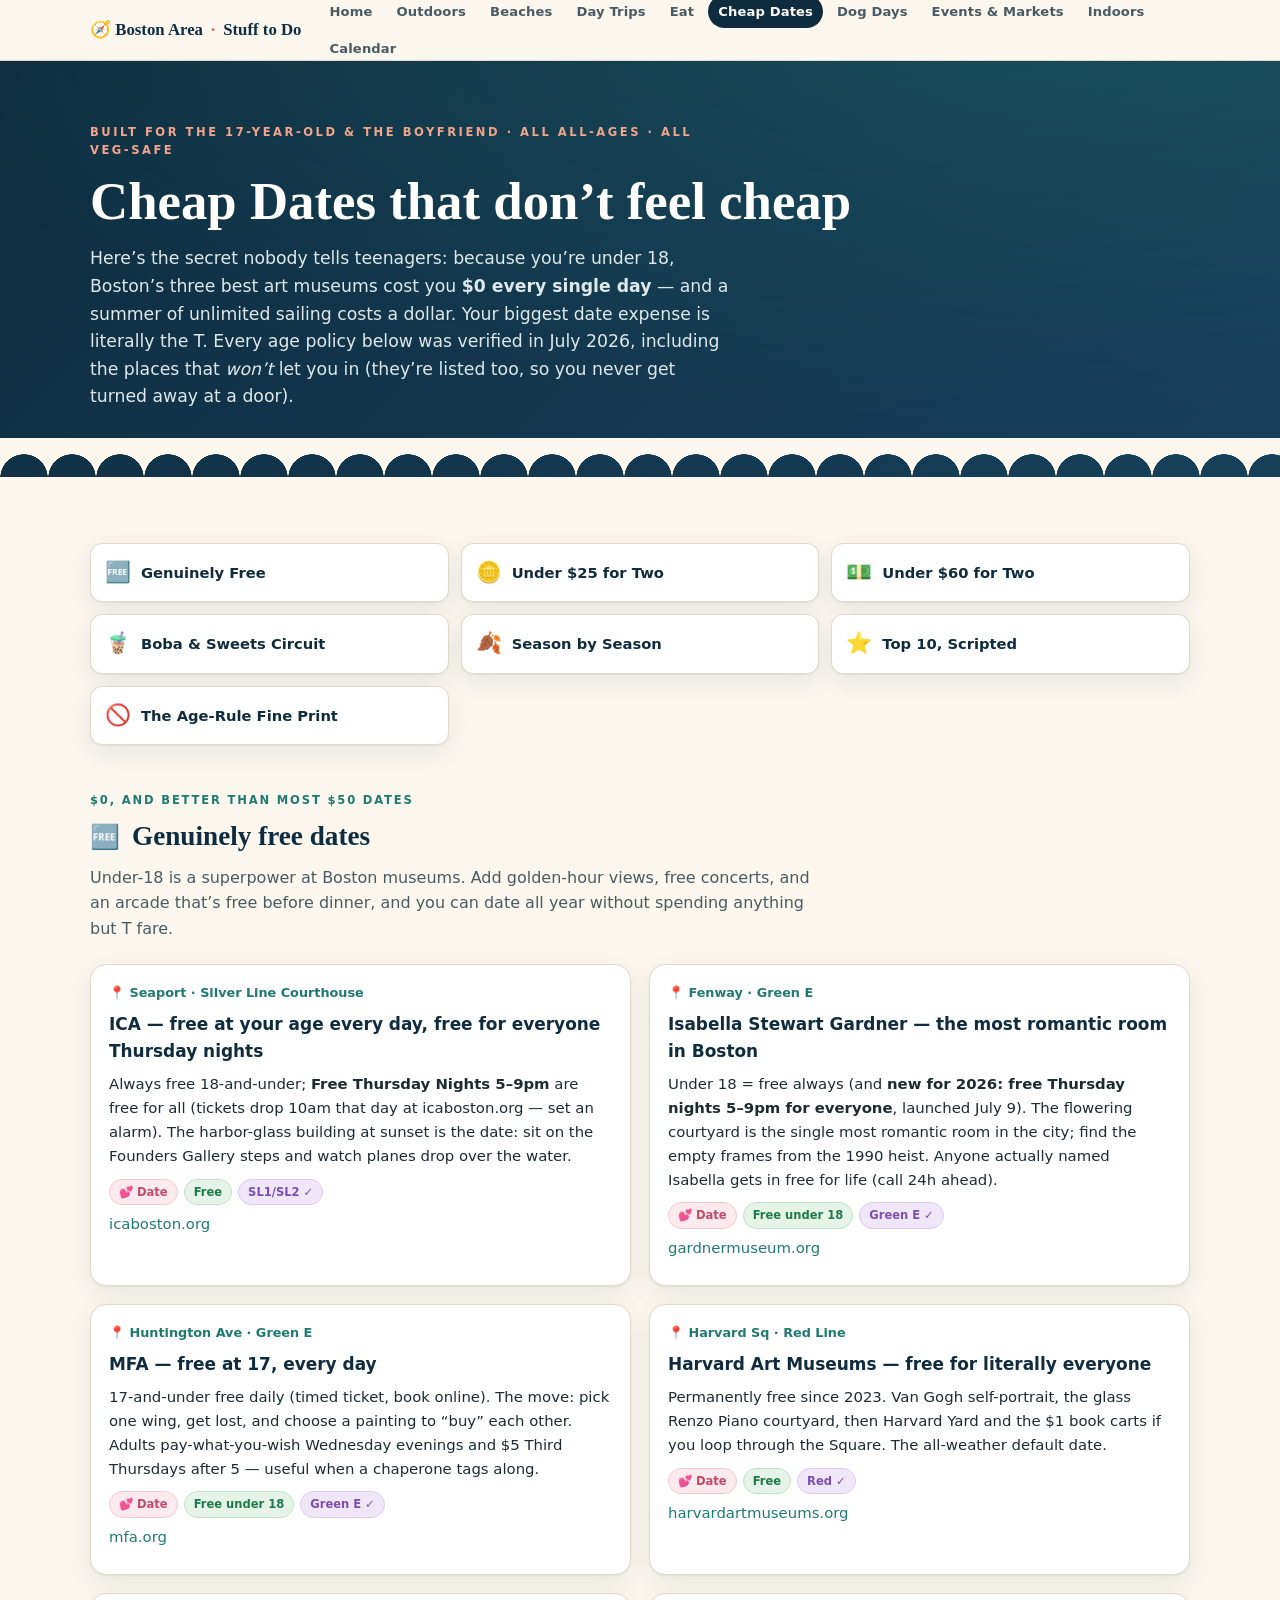
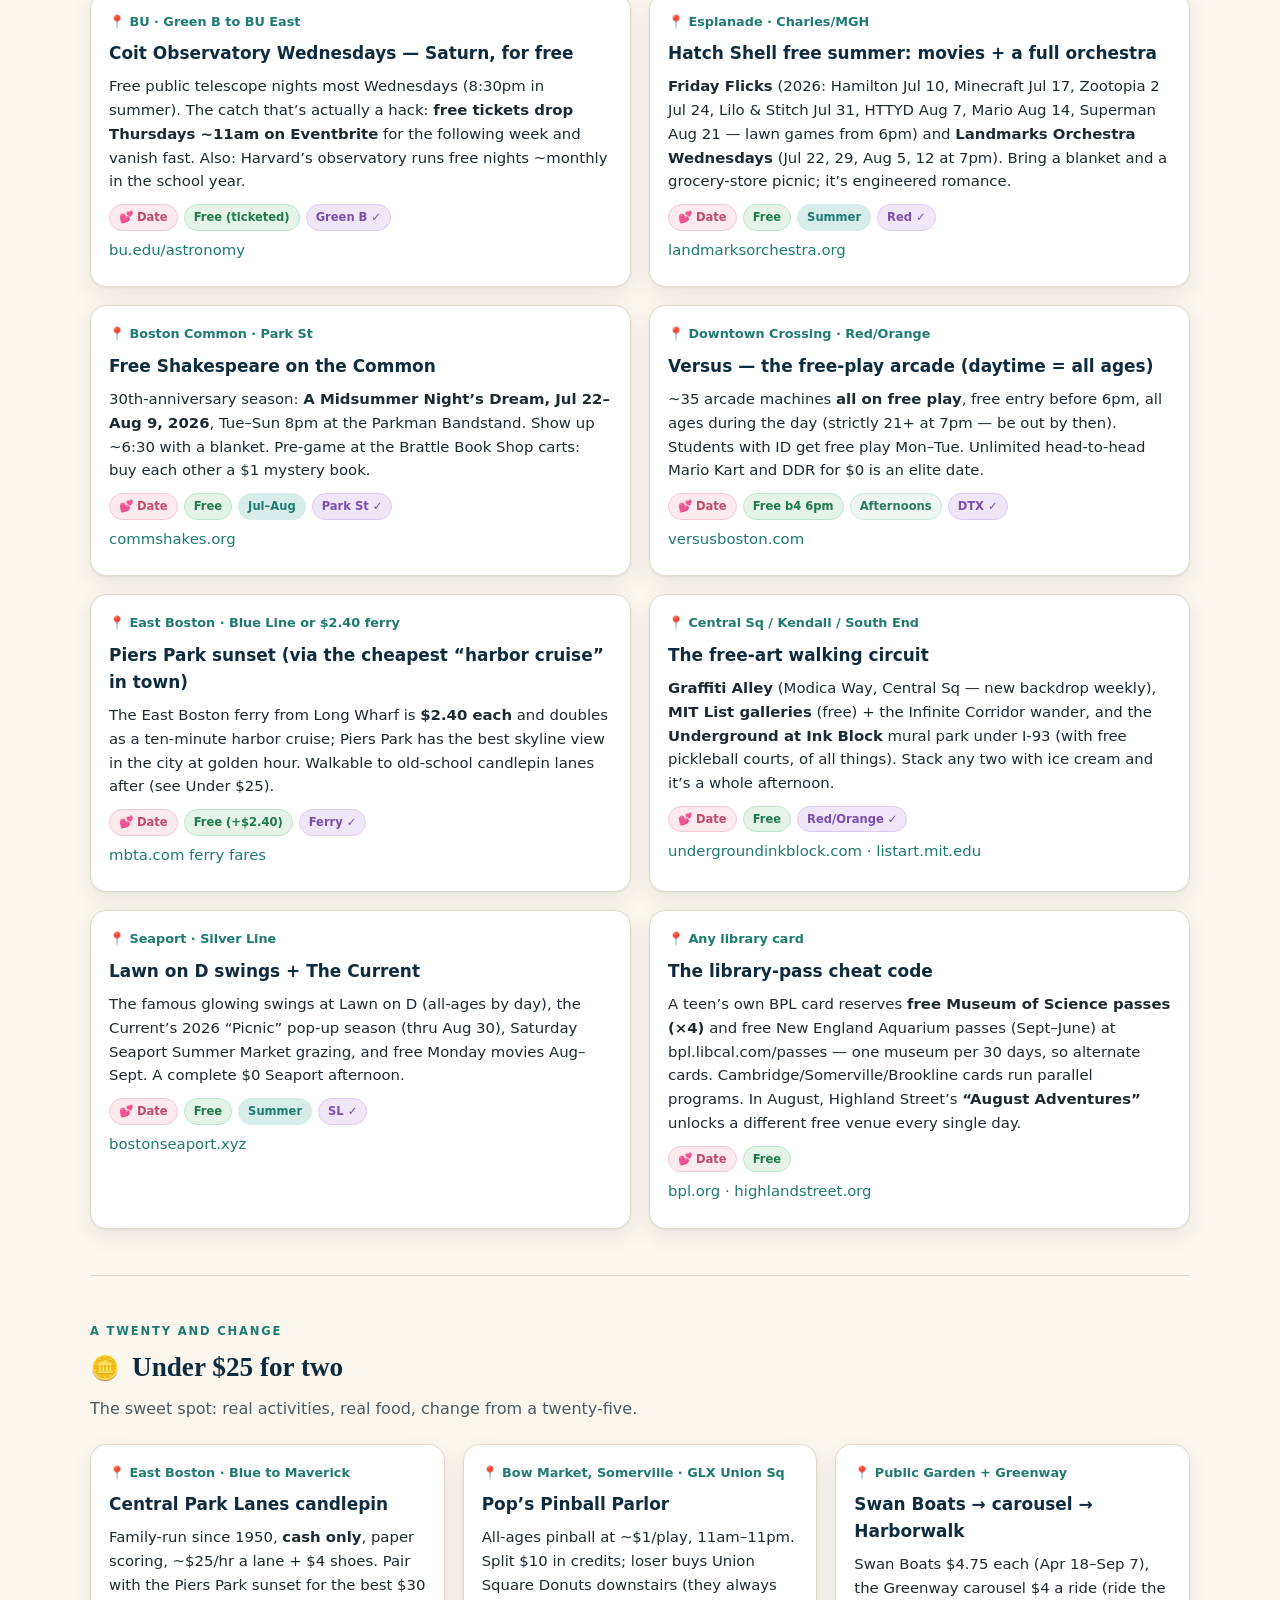
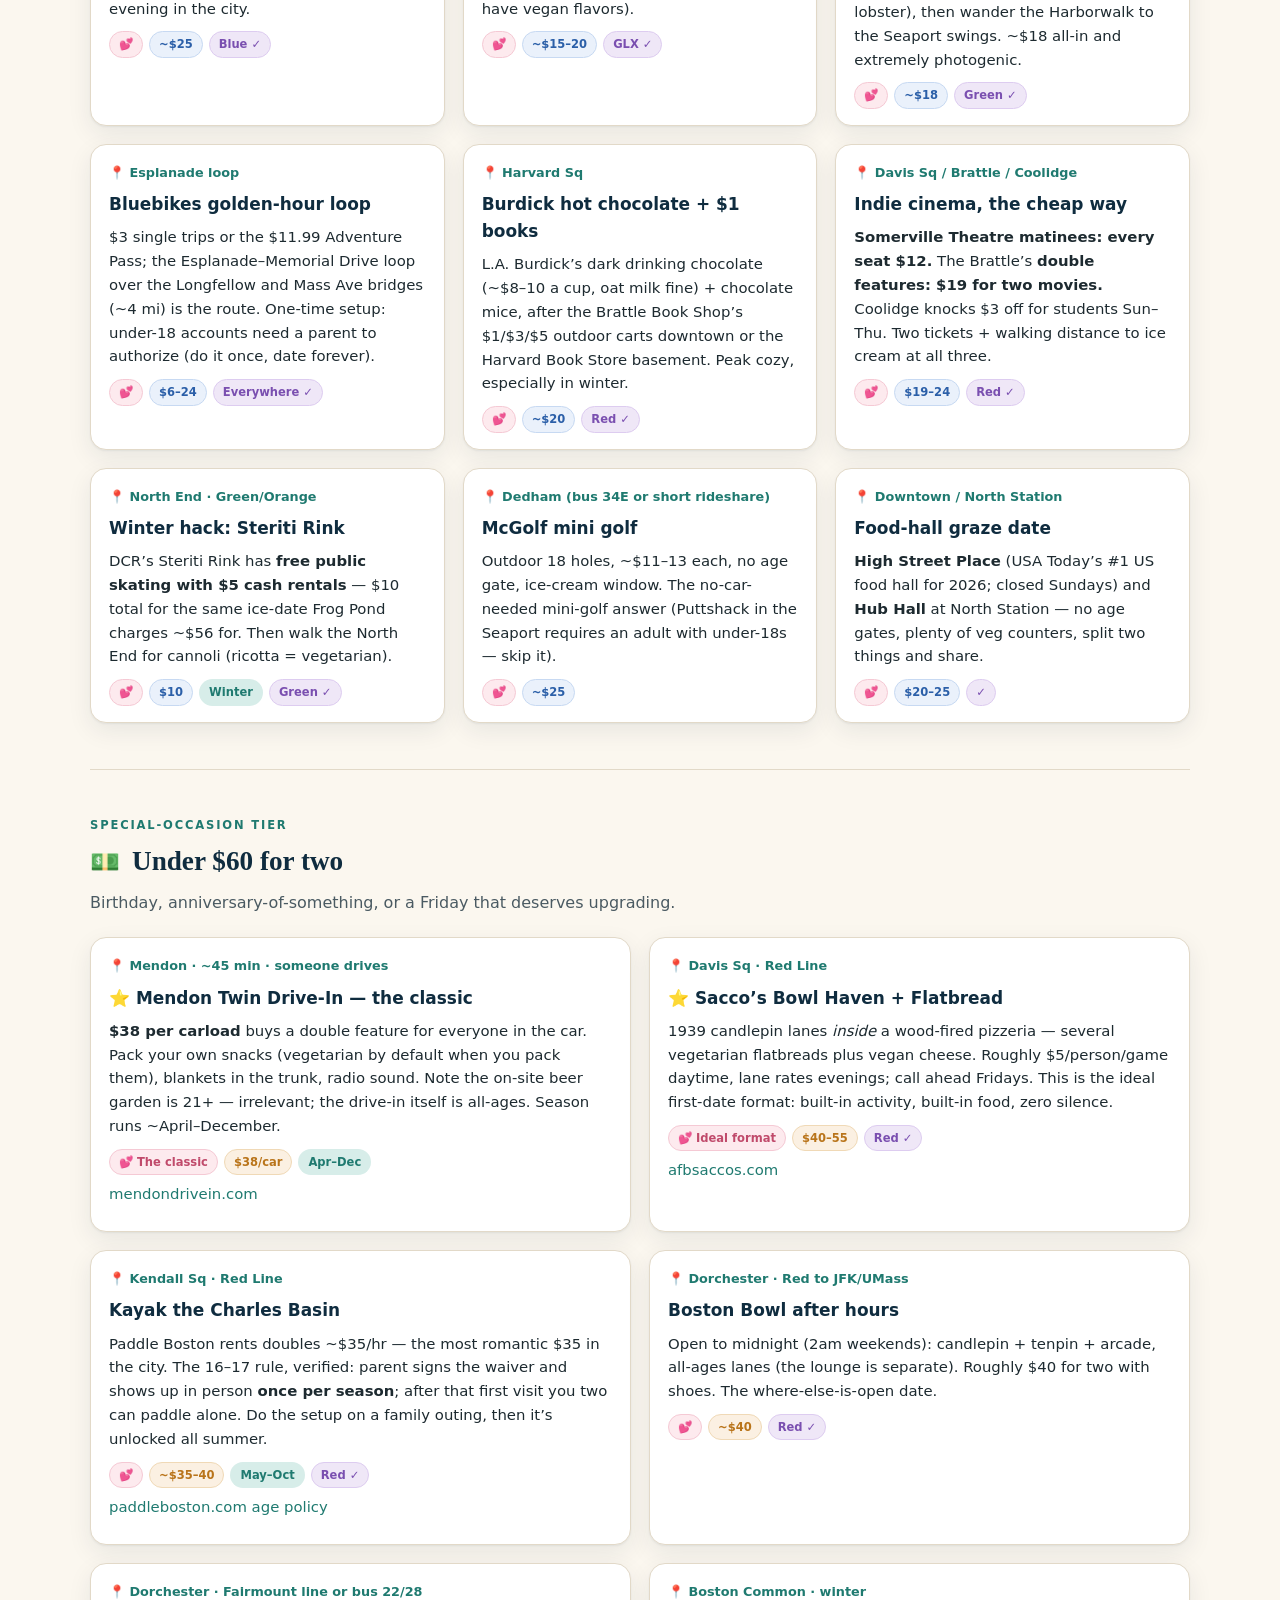
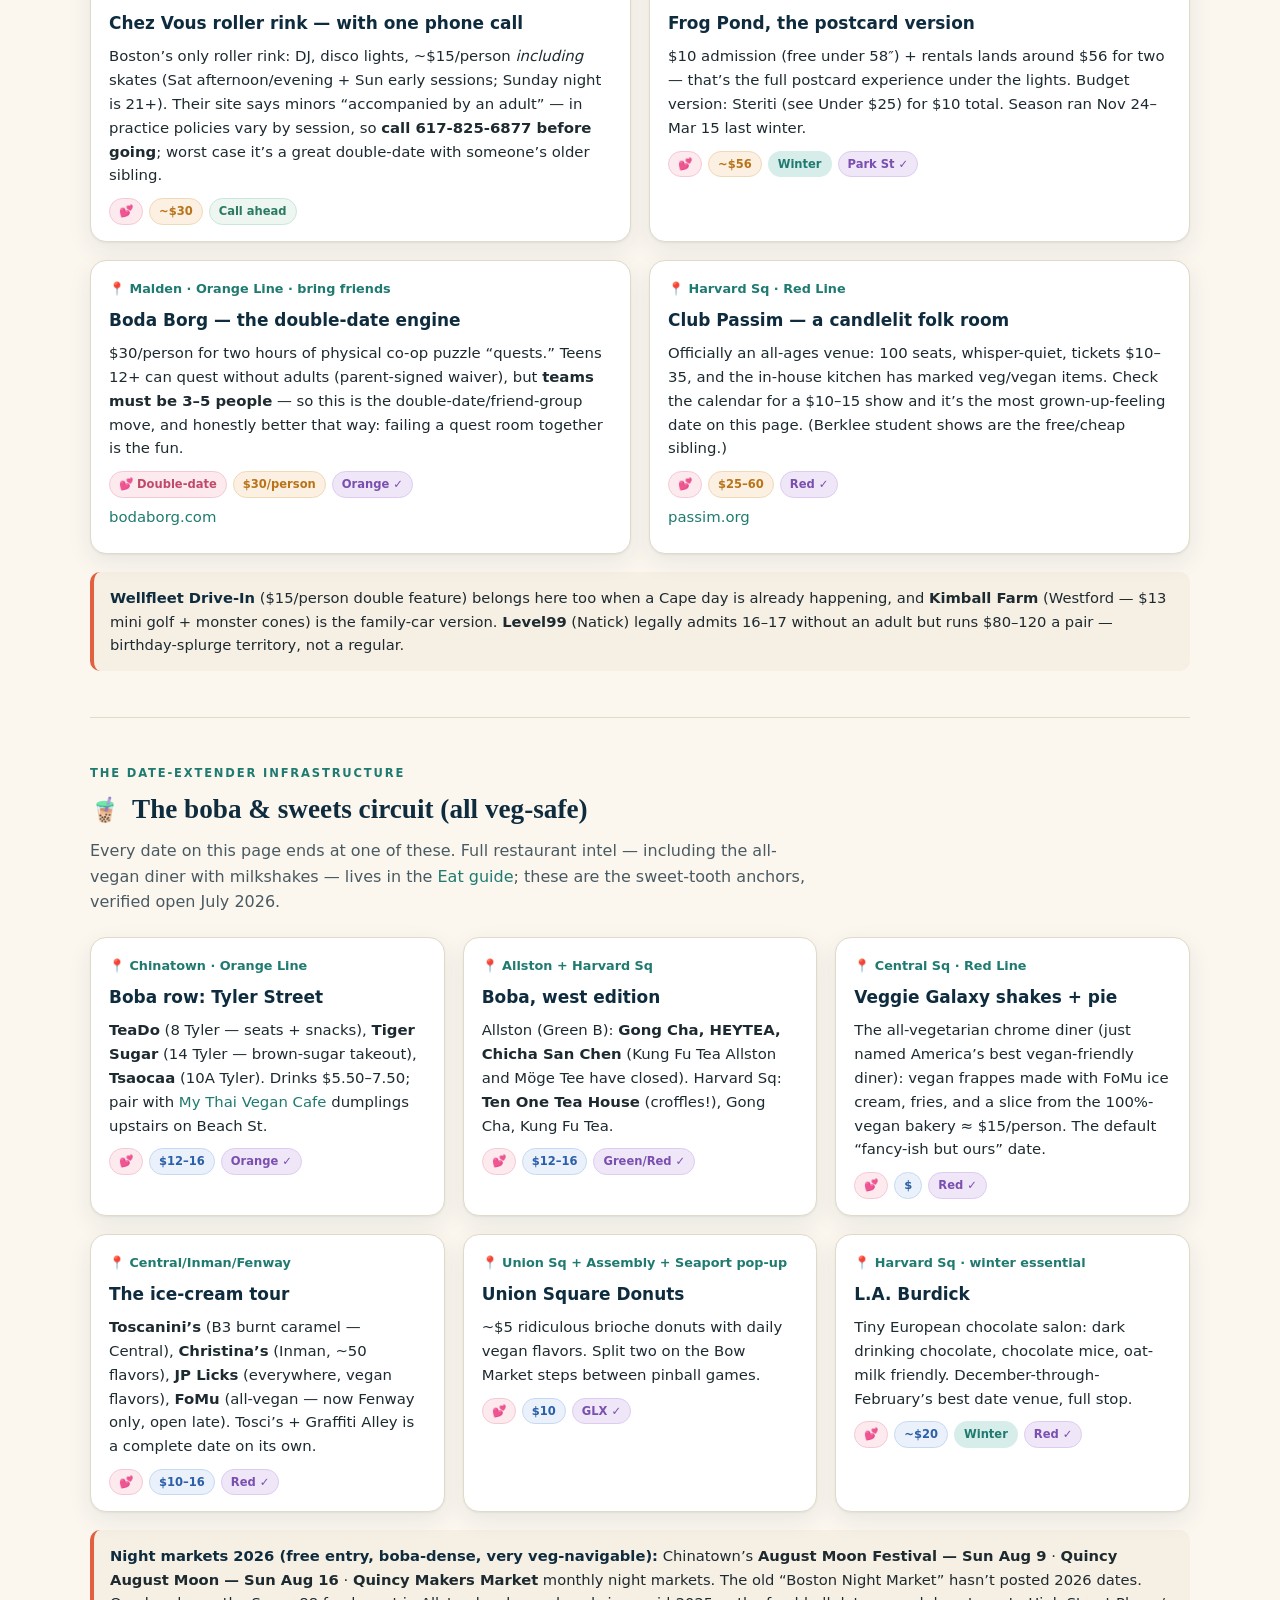
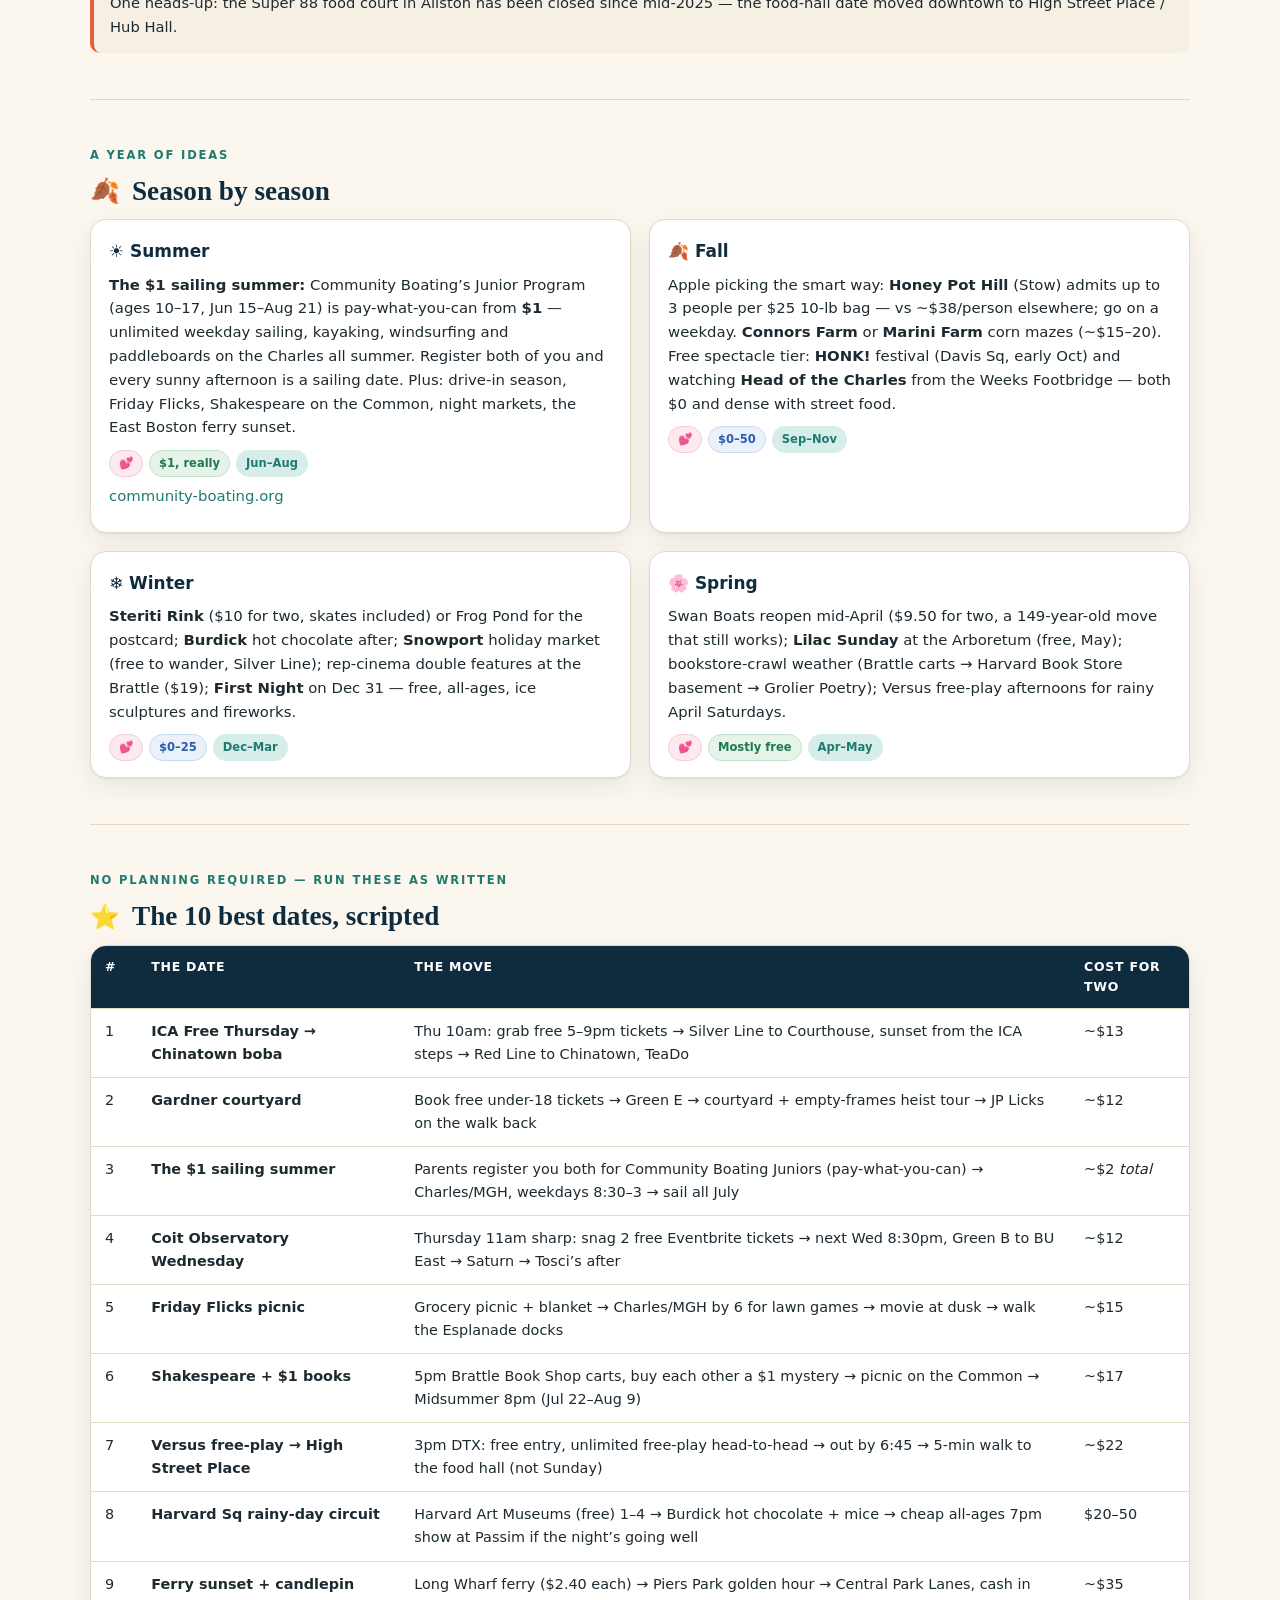
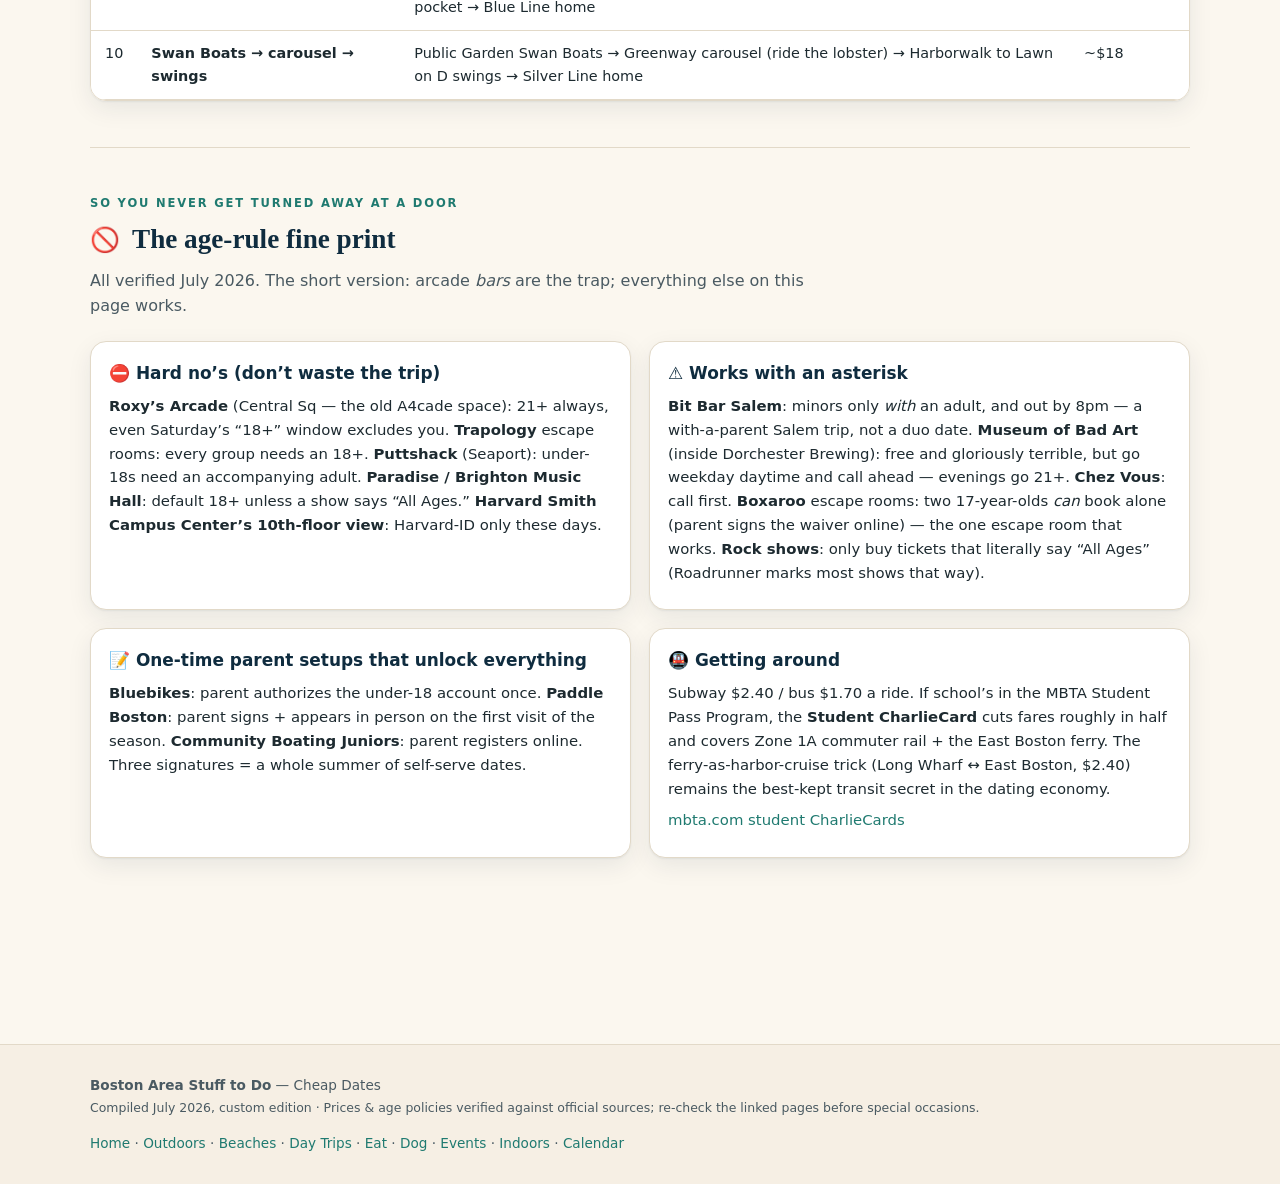
<file: boston-guide/dates.html>
<!DOCTYPE html>
<html lang="en">
<head>
<meta charset="utf-8">
<meta name="viewport" content="width=device-width, initial-scale=1">
<title>Cheap Dates — Boston Area Stuff to Do</title>
<meta name="description" content="Affordable, all-ages, vegetarian-safe date ideas in Greater Boston for a 17-year-old and her boyfriend: free dates, under-$25 and under-$60 plans, boba circuits, seasonal ideas, and the age-rule fine print — all verified.">
<link rel="stylesheet" href="guide.css">
</head>
<body>
<header class="topbar">
  <div class="wrap">
    <a class="brand" href="index.html">🧭 Boston Area <span class="dot">·</span> Stuff to Do</a>
    <nav class="navlinks">
      <a href="index.html">Home</a>
      <a href="outdoor.html">Outdoors</a>
      <a href="beaches.html">Beaches</a>
      <a href="daytrips.html">Day Trips</a>
      <a href="restaurants.html">Eat</a>
      <a href="dates.html" class="active">Cheap Dates</a>
      <a href="dogs.html">Dog Days</a>
      <a href="events.html">Events &amp; Markets</a>
      <a href="indoor.html">Indoors</a>
      <a href="months.html">Calendar</a>
    </nav>
  </div>
</header>

<section class="hero">
  <div class="wrap">
    <p class="eyebrow">Built for the 17-year-old &amp; the boyfriend · all all-ages · all veg-safe</p>
    <h1>Cheap Dates that don&rsquo;t feel cheap</h1>
    <p>Here&rsquo;s the secret nobody tells teenagers: because you&rsquo;re under 18, Boston&rsquo;s three best art museums cost you <strong>$0 every single day</strong> &mdash; and a summer of unlimited sailing costs a dollar. Your biggest date expense is literally the T. Every age policy below was verified in July 2026, including the places that <em>won&rsquo;t</em> let you in (they&rsquo;re listed too, so you never get turned away at a door).</p>
  </div>
  <div class="wave"></div>
</section>

<main>
<div class="wrap">

  <nav class="toc">
    <a href="#free"><span class="ic">🆓</span> Genuinely Free</a>
    <a href="#under25"><span class="ic">🪙</span> Under $25 for Two</a>
    <a href="#under60"><span class="ic">💵</span> Under $60 for Two</a>
    <a href="#food"><span class="ic">🧋</span> Boba &amp; Sweets Circuit</a>
    <a href="#seasonal"><span class="ic">🍂</span> Season by Season</a>
    <a href="#top10"><span class="ic">⭐</span> Top 10, Scripted</a>
    <a href="#rules"><span class="ic">🚫</span> The Age-Rule Fine Print</a>
  </nav>

  <!-- ============ FREE ============ -->
  <section class="section" id="free">
    <p class="kicker">$0, and better than most $50 dates</p>
    <h2><span class="ic">🆓</span> Genuinely free dates</h2>
    <p class="lede">Under-18 is a superpower at Boston museums. Add golden-hour views, free concerts, and an arcade that&rsquo;s free before dinner, and you can date all year without spending anything but T fare.</p>

    <div class="grid cols-2">
      <div class="card">
        <div class="where">📍 Seaport · Silver Line Courthouse</div>
        <h4>ICA — free at your age every day, free for everyone Thursday nights</h4>
        <p>Always free 18-and-under; <b>Free Thursday Nights 5&ndash;9pm</b> are free for all (tickets drop 10am that day at icaboston.org — set an alarm). The harbor-glass building at sunset is the date: sit on the Founders Gallery steps and watch planes drop over the water.</p>
        <div class="meta"><span class="tag date">💕 Date</span><span class="tag free">Free</span><span class="tag transit">SL1/SL2 ✓</span></div>
        <p class="small"><a href="https://www.icaboston.org/visit/">icaboston.org</a></p>
      </div>
      <div class="card">
        <div class="where">📍 Fenway · Green E</div>
        <h4>Isabella Stewart Gardner — the most romantic room in Boston</h4>
        <p>Under 18 = free always (and <b>new for 2026: free Thursday nights 5&ndash;9pm for everyone</b>, launched July 9). The flowering courtyard is the single most romantic room in the city; find the empty frames from the 1990 heist. Anyone actually named Isabella gets in free for life (call 24h ahead).</p>
        <div class="meta"><span class="tag date">💕 Date</span><span class="tag free">Free under 18</span><span class="tag transit">Green E ✓</span></div>
        <p class="small"><a href="https://www.gardnermuseum.org/visit/admissions">gardnermuseum.org</a></p>
      </div>
      <div class="card">
        <div class="where">📍 Huntington Ave · Green E</div>
        <h4>MFA — free at 17, every day</h4>
        <p>17-and-under free daily (timed ticket, book online). The move: pick one wing, get lost, and choose a painting to &ldquo;buy&rdquo; each other. Adults pay-what-you-wish Wednesday evenings and $5 Third Thursdays after 5 — useful when a chaperone tags along.</p>
        <div class="meta"><span class="tag date">💕 Date</span><span class="tag free">Free under 18</span><span class="tag transit">Green E ✓</span></div>
        <p class="small"><a href="https://www.mfa.org/visit/free-and-discounted-admission">mfa.org</a></p>
      </div>
      <div class="card">
        <div class="where">📍 Harvard Sq · Red Line</div>
        <h4>Harvard Art Museums — free for literally everyone</h4>
        <p>Permanently free since 2023. Van Gogh self-portrait, the glass Renzo Piano courtyard, then Harvard Yard and the $1 book carts if you loop through the Square. The all-weather default date.</p>
        <div class="meta"><span class="tag date">💕 Date</span><span class="tag free">Free</span><span class="tag transit">Red ✓</span></div>
        <p class="small"><a href="https://harvardartmuseums.org/visit">harvardartmuseums.org</a></p>
      </div>
      <div class="card">
        <div class="where">📍 BU · Green B to BU East</div>
        <h4>Coit Observatory Wednesdays — Saturn, for free</h4>
        <p>Free public telescope nights most Wednesdays (8:30pm in summer). The catch that&rsquo;s actually a hack: <b>free tickets drop Thursdays ~11am on Eventbrite</b> for the following week and vanish fast. Also: Harvard&rsquo;s observatory runs free nights ~monthly in the school year.</p>
        <div class="meta"><span class="tag date">💕 Date</span><span class="tag free">Free (ticketed)</span><span class="tag transit">Green B ✓</span></div>
        <p class="small"><a href="https://www.bu.edu/astronomy/community/open-night-observatory/">bu.edu/astronomy</a></p>
      </div>
      <div class="card">
        <div class="where">📍 Esplanade · Charles/MGH</div>
        <h4>Hatch Shell free summer: movies + a full orchestra</h4>
        <p><b>Friday Flicks</b> (2026: Hamilton Jul 10, Minecraft Jul 17, Zootopia 2 Jul 24, Lilo &amp; Stitch Jul 31, HTTYD Aug 7, Mario Aug 14, Superman Aug 21 — lawn games from 6pm) and <b>Landmarks Orchestra Wednesdays</b> (Jul 22, 29, Aug 5, 12 at 7pm). Bring a blanket and a grocery-store picnic; it&rsquo;s engineered romance.</p>
        <div class="meta"><span class="tag date">💕 Date</span><span class="tag free">Free</span><span class="tag season">Summer</span><span class="tag transit">Red ✓</span></div>
        <p class="small"><a href="https://www.landmarksorchestra.org/events/2026-season/">landmarksorchestra.org</a></p>
      </div>
      <div class="card">
        <div class="where">📍 Boston Common · Park St</div>
        <h4>Free Shakespeare on the Common</h4>
        <p>30th-anniversary season: <b>A Midsummer Night&rsquo;s Dream, Jul 22&ndash;Aug 9, 2026</b>, Tue&ndash;Sun 8pm at the Parkman Bandstand. Show up ~6:30 with a blanket. Pre-game at the Brattle Book Shop carts: buy each other a $1 mystery book.</p>
        <div class="meta"><span class="tag date">💕 Date</span><span class="tag free">Free</span><span class="tag season">Jul–Aug</span><span class="tag transit">Park St ✓</span></div>
        <p class="small"><a href="https://commshakes.org/">commshakes.org</a></p>
      </div>
      <div class="card">
        <div class="where">📍 Downtown Crossing · Red/Orange</div>
        <h4>Versus — the free-play arcade (daytime = all ages)</h4>
        <p>~35 arcade machines <b>all on free play</b>, free entry before 6pm, all ages during the day (strictly 21+ at 7pm — be out by then). Students with ID get free play Mon&ndash;Tue. Unlimited head-to-head Mario Kart and DDR for $0 is an elite date.</p>
        <div class="meta"><span class="tag date">💕 Date</span><span class="tag free">Free b4 6pm</span><span class="tag weekday">Afternoons</span><span class="tag transit">DTX ✓</span></div>
        <p class="small"><a href="https://www.versusboston.com/">versusboston.com</a></p>
      </div>
      <div class="card">
        <div class="where">📍 East Boston · Blue Line or $2.40 ferry</div>
        <h4>Piers Park sunset (via the cheapest &ldquo;harbor cruise&rdquo; in town)</h4>
        <p>The East Boston ferry from Long Wharf is <b>$2.40 each</b> and doubles as a ten-minute harbor cruise; Piers Park has the best skyline view in the city at golden hour. Walkable to old-school candlepin lanes after (see Under $25).</p>
        <div class="meta"><span class="tag date">💕 Date</span><span class="tag free">Free (+$2.40)</span><span class="tag transit">Ferry ✓</span></div>
        <p class="small"><a href="https://www.mbta.com/fares/ferry-fares">mbta.com ferry fares</a></p>
      </div>
      <div class="card">
        <div class="where">📍 Central Sq / Kendall / South End</div>
        <h4>The free-art walking circuit</h4>
        <p><b>Graffiti Alley</b> (Modica Way, Central Sq — new backdrop weekly), <b>MIT List galleries</b> (free) + the Infinite Corridor wander, and the <b>Underground at Ink Block</b> mural park under I-93 (with free pickleball courts, of all things). Stack any two with ice cream and it&rsquo;s a whole afternoon.</p>
        <div class="meta"><span class="tag date">💕 Date</span><span class="tag free">Free</span><span class="tag transit">Red/Orange ✓</span></div>
        <p class="small"><a href="https://undergroundinkblock.com/">undergroundinkblock.com</a> · <a href="https://listart.mit.edu/visit">listart.mit.edu</a></p>
      </div>
      <div class="card">
        <div class="where">📍 Seaport · Silver Line</div>
        <h4>Lawn on D swings + The Current</h4>
        <p>The famous glowing swings at Lawn on D (all-ages by day), the Current&rsquo;s 2026 &ldquo;Picnic&rdquo; pop-up season (thru Aug 30), Saturday Seaport Summer Market grazing, and free Monday movies Aug&ndash;Sept. A complete $0 Seaport afternoon.</p>
        <div class="meta"><span class="tag date">💕 Date</span><span class="tag free">Free</span><span class="tag season">Summer</span><span class="tag transit">SL ✓</span></div>
        <p class="small"><a href="https://www.bostonseaport.xyz/">bostonseaport.xyz</a></p>
      </div>
      <div class="card">
        <div class="where">📍 Any library card</div>
        <h4>The library-pass cheat code</h4>
        <p>A teen&rsquo;s own BPL card reserves <b>free Museum of Science passes (×4)</b> and free New England Aquarium passes (Sept&ndash;June) at bpl.libcal.com/passes — one museum per 30 days, so alternate cards. Cambridge/Somerville/Brookline cards run parallel programs. In August, Highland Street&rsquo;s <b>&ldquo;August Adventures&rdquo;</b> unlocks a different free venue every single day.</p>
        <div class="meta"><span class="tag date">💕 Date</span><span class="tag free">Free</span></div>
        <p class="small"><a href="https://www.bpl.org/museum-passes/">bpl.org</a> · <a href="https://www.highlandstreet.org/">highlandstreet.org</a></p>
      </div>
    </div>
  </section>

  <hr class="divider">

  <!-- ============ UNDER 25 ============ -->
  <section class="section" id="under25">
    <p class="kicker">A twenty and change</p>
    <h2><span class="ic">🪙</span> Under $25 for two</h2>
    <p class="lede">The sweet spot: real activities, real food, change from a twenty-five.</p>

    <div class="grid cols-3">
      <div class="card">
        <div class="where">📍 East Boston · Blue to Maverick</div>
        <h4>Central Park Lanes candlepin</h4>
        <p>Family-run since 1950, <b>cash only</b>, paper scoring, ~$25/hr a lane + $4 shoes. Pair with the Piers Park sunset for the best $30 evening in the city.</p>
        <div class="meta"><span class="tag date">💕</span><span class="tag cheap">~$25</span><span class="tag transit">Blue ✓</span></div>
      </div>
      <div class="card">
        <div class="where">📍 Bow Market, Somerville · GLX Union Sq</div>
        <h4>Pop&rsquo;s Pinball Parlor</h4>
        <p>All-ages pinball at ~$1/play, 11am&ndash;11pm. Split $10 in credits; loser buys Union Square Donuts downstairs (they always have vegan flavors).</p>
        <div class="meta"><span class="tag date">💕</span><span class="tag cheap">~$15–20</span><span class="tag transit">GLX ✓</span></div>
      </div>
      <div class="card">
        <div class="where">📍 Public Garden + Greenway</div>
        <h4>Swan Boats → carousel → Harborwalk</h4>
        <p>Swan Boats $4.75 each (Apr 18&ndash;Sep 7), the Greenway carousel $4 a ride (ride the lobster), then wander the Harborwalk to the Seaport swings. ~$18 all-in and extremely photogenic.</p>
        <div class="meta"><span class="tag date">💕</span><span class="tag cheap">~$18</span><span class="tag transit">Green ✓</span></div>
      </div>
      <div class="card">
        <div class="where">📍 Esplanade loop</div>
        <h4>Bluebikes golden-hour loop</h4>
        <p>$3 single trips or the $11.99 Adventure Pass; the Esplanade&ndash;Memorial Drive loop over the Longfellow and Mass Ave bridges (~4 mi) is the route. One-time setup: under-18 accounts need a parent to authorize (do it once, date forever).</p>
        <div class="meta"><span class="tag date">💕</span><span class="tag cheap">$6–24</span><span class="tag transit">Everywhere ✓</span></div>
      </div>
      <div class="card">
        <div class="where">📍 Harvard Sq</div>
        <h4>Burdick hot chocolate + $1 books</h4>
        <p>L.A. Burdick&rsquo;s dark drinking chocolate (~$8&ndash;10 a cup, oat milk fine) + chocolate mice, after the Brattle Book Shop&rsquo;s $1/$3/$5 outdoor carts downtown or the Harvard Book Store basement. Peak cozy, especially in winter.</p>
        <div class="meta"><span class="tag date">💕</span><span class="tag cheap">~$20</span><span class="tag transit">Red ✓</span></div>
      </div>
      <div class="card">
        <div class="where">📍 Davis Sq / Brattle / Coolidge</div>
        <h4>Indie cinema, the cheap way</h4>
        <p><b>Somerville Theatre matinees: every seat $12.</b> The Brattle&rsquo;s <b>double features: $19 for two movies.</b> Coolidge knocks $3 off for students Sun&ndash;Thu. Two tickets + walking distance to ice cream at all three.</p>
        <div class="meta"><span class="tag date">💕</span><span class="tag cheap">$19–24</span><span class="tag transit">Red ✓</span></div>
      </div>
      <div class="card">
        <div class="where">📍 North End · Green/Orange</div>
        <h4>Winter hack: Steriti Rink</h4>
        <p>DCR&rsquo;s Steriti Rink has <b>free public skating with $5 cash rentals</b> — $10 total for the same ice-date Frog Pond charges ~$56 for. Then walk the North End for cannoli (ricotta = vegetarian).</p>
        <div class="meta"><span class="tag date">💕</span><span class="tag cheap">$10</span><span class="tag season">Winter</span><span class="tag transit">Green ✓</span></div>
      </div>
      <div class="card">
        <div class="where">📍 Dedham (bus 34E or short rideshare)</div>
        <h4>McGolf mini golf</h4>
        <p>Outdoor 18 holes, ~$11&ndash;13 each, no age gate, ice-cream window. The no-car-needed mini-golf answer (Puttshack in the Seaport requires an adult with under-18s — skip it).</p>
        <div class="meta"><span class="tag date">💕</span><span class="tag cheap">~$25</span></div>
      </div>
      <div class="card">
        <div class="where">📍 Downtown / North Station</div>
        <h4>Food-hall graze date</h4>
        <p><b>High Street Place</b> (USA Today&rsquo;s #1 US food hall for 2026; closed Sundays) and <b>Hub Hall</b> at North Station — no age gates, plenty of veg counters, split two things and share.</p>
        <div class="meta"><span class="tag date">💕</span><span class="tag cheap">$20–25</span><span class="tag transit">✓</span></div>
      </div>
    </div>
  </section>

  <hr class="divider">

  <!-- ============ UNDER 60 ============ -->
  <section class="section" id="under60">
    <p class="kicker">Special-occasion tier</p>
    <h2><span class="ic">💵</span> Under $60 for two</h2>
    <p class="lede">Birthday, anniversary-of-something, or a Friday that deserves upgrading.</p>

    <div class="grid cols-2">
      <div class="card">
        <div class="where">📍 Mendon · ~45 min · someone drives</div>
        <h4>⭐ Mendon Twin Drive-In — the classic</h4>
        <p><b>$38 per carload</b> buys a double feature for everyone in the car. Pack your own snacks (vegetarian by default when you pack them), blankets in the trunk, radio sound. Note the on-site beer garden is 21+ — irrelevant; the drive-in itself is all-ages. Season runs ~April&ndash;December.</p>
        <div class="meta"><span class="tag date">💕 The classic</span><span class="tag mod">$38/car</span><span class="tag season">Apr–Dec</span></div>
        <p class="small"><a href="https://www.mendondrivein.com/">mendondrivein.com</a></p>
      </div>
      <div class="card">
        <div class="where">📍 Davis Sq · Red Line</div>
        <h4>⭐ Sacco&rsquo;s Bowl Haven + Flatbread</h4>
        <p>1939 candlepin lanes <em>inside</em> a wood-fired pizzeria — several vegetarian flatbreads plus vegan cheese. Roughly $5/person/game daytime, lane rates evenings; call ahead Fridays. This is the ideal first-date format: built-in activity, built-in food, zero silence.</p>
        <div class="meta"><span class="tag date">💕 Ideal format</span><span class="tag mod">$40–55</span><span class="tag transit">Red ✓</span></div>
        <p class="small"><a href="https://afbsaccos.com/">afbsaccos.com</a></p>
      </div>
      <div class="card">
        <div class="where">📍 Kendall Sq · Red Line</div>
        <h4>Kayak the Charles Basin</h4>
        <p>Paddle Boston rents doubles ~$35/hr — the most romantic $35 in the city. The 16&ndash;17 rule, verified: parent signs the waiver and shows up in person <b>once per season</b>; after that first visit you two can paddle alone. Do the setup on a family outing, then it&rsquo;s unlocked all summer.</p>
        <div class="meta"><span class="tag date">💕</span><span class="tag mod">~$35–40</span><span class="tag season">May–Oct</span><span class="tag transit">Red ✓</span></div>
        <p class="small"><a href="https://paddleboston.com/rentals/age-policy/">paddleboston.com age policy</a></p>
      </div>
      <div class="card">
        <div class="where">📍 Dorchester · Red to JFK/UMass</div>
        <h4>Boston Bowl after hours</h4>
        <p>Open to midnight (2am weekends): candlepin + tenpin + arcade, all-ages lanes (the lounge is separate). Roughly $40 for two with shoes. The where-else-is-open date.</p>
        <div class="meta"><span class="tag date">💕</span><span class="tag mod">~$40</span><span class="tag transit">Red ✓</span></div>
      </div>
      <div class="card">
        <div class="where">📍 Dorchester · Fairmount line or bus 22/28</div>
        <h4>Chez Vous roller rink — with one phone call</h4>
        <p>Boston&rsquo;s only roller rink: DJ, disco lights, ~$15/person <em>including</em> skates (Sat afternoon/evening + Sun early sessions; Sunday night is 21+). Their site says minors &ldquo;accompanied by an adult&rdquo; — in practice policies vary by session, so <b>call 617-825-6877 before going</b>; worst case it&rsquo;s a great double-date with someone&rsquo;s older sibling.</p>
        <div class="meta"><span class="tag date">💕</span><span class="tag mod">~$30</span><span class="tag weekday">Call ahead</span></div>
      </div>
      <div class="card">
        <div class="where">📍 Boston Common · winter</div>
        <h4>Frog Pond, the postcard version</h4>
        <p>$10 admission (free under 58&Prime;) + rentals lands around $56 for two — that&rsquo;s the full postcard experience under the lights. Budget version: Steriti (see Under $25) for $10 total. Season ran Nov 24&ndash;Mar 15 last winter.</p>
        <div class="meta"><span class="tag date">💕</span><span class="tag mod">~$56</span><span class="tag season">Winter</span><span class="tag transit">Park St ✓</span></div>
      </div>
      <div class="card">
        <div class="where">📍 Malden · Orange Line · bring friends</div>
        <h4>Boda Borg — the double-date engine</h4>
        <p>$30/person for two hours of physical co-op puzzle &ldquo;quests.&rdquo; Teens 12+ can quest without adults (parent-signed waiver), but <b>teams must be 3&ndash;5 people</b> — so this is the double-date/friend-group move, and honestly better that way: failing a quest room together is the fun.</p>
        <div class="meta"><span class="tag date">💕 Double-date</span><span class="tag mod">$30/person</span><span class="tag transit">Orange ✓</span></div>
        <p class="small"><a href="https://www.bodaborg.com/boston/hours-prices/">bodaborg.com</a></p>
      </div>
      <div class="card">
        <div class="where">📍 Harvard Sq · Red Line</div>
        <h4>Club Passim — a candlelit folk room</h4>
        <p>Officially an all-ages venue: 100 seats, whisper-quiet, tickets $10&ndash;35, and the in-house kitchen has marked veg/vegan items. Check the calendar for a $10&ndash;15 show and it&rsquo;s the most grown-up-feeling date on this page. (Berklee student shows are the free/cheap sibling.)</p>
        <div class="meta"><span class="tag date">💕</span><span class="tag mod">$25–60</span><span class="tag transit">Red ✓</span></div>
        <p class="small"><a href="https://www.passim.org/">passim.org</a></p>
      </div>
    </div>

    <div class="callout">
      <strong>Wellfleet Drive-In</strong> ($15/person double feature) belongs here too when a Cape day is already happening, and <b>Kimball Farm</b> (Westford — $13 mini golf + monster cones) is the family-car version. <b>Level99</b> (Natick) legally admits 16&ndash;17 without an adult but runs $80&ndash;120 a pair — birthday-splurge territory, not a regular.
    </div>
  </section>

  <hr class="divider">

  <!-- ============ FOOD CIRCUIT ============ -->
  <section class="section" id="food">
    <p class="kicker">The date-extender infrastructure</p>
    <h2><span class="ic">🧋</span> The boba &amp; sweets circuit (all veg-safe)</h2>
    <p class="lede">Every date on this page ends at one of these. Full restaurant intel &mdash; including the all-vegan diner with milkshakes &mdash; lives in the <a href="restaurants.html">Eat guide</a>; these are the sweet-tooth anchors, verified open July 2026.</p>

    <div class="grid cols-3">
      <div class="card">
        <div class="where">📍 Chinatown · Orange Line</div>
        <h4>Boba row: Tyler Street</h4>
        <p><b>TeaDo</b> (8 Tyler — seats + snacks), <b>Tiger Sugar</b> (14 Tyler — brown-sugar takeout), <b>Tsaocaa</b> (10A Tyler). Drinks $5.50&ndash;7.50; pair with <a href="restaurants.html">My Thai Vegan Cafe</a> dumplings upstairs on Beach St.</p>
        <div class="meta"><span class="tag date">💕</span><span class="tag cheap">$12–16</span><span class="tag transit">Orange ✓</span></div>
      </div>
      <div class="card">
        <div class="where">📍 Allston + Harvard Sq</div>
        <h4>Boba, west edition</h4>
        <p>Allston (Green B): <b>Gong Cha, HEYTEA, Chicha San Chen</b> (Kung Fu Tea Allston and M&ouml;ge Tee have closed). Harvard Sq: <b>Ten One Tea House</b> (croffles!), Gong Cha, Kung Fu Tea. </p>
        <div class="meta"><span class="tag date">💕</span><span class="tag cheap">$12–16</span><span class="tag transit">Green/Red ✓</span></div>
      </div>
      <div class="card">
        <div class="where">📍 Central Sq · Red Line</div>
        <h4>Veggie Galaxy shakes + pie</h4>
        <p>The all-vegetarian chrome diner (just named America&rsquo;s best vegan-friendly diner): vegan frappes made with FoMu ice cream, fries, and a slice from the 100%-vegan bakery ≈ $15/person. The default &ldquo;fancy-ish but ours&rdquo; date.</p>
        <div class="meta"><span class="tag date">💕</span><span class="tag cheap">$</span><span class="tag transit">Red ✓</span></div>
      </div>
      <div class="card">
        <div class="where">📍 Central/Inman/Fenway</div>
        <h4>The ice-cream tour</h4>
        <p><b>Toscanini&rsquo;s</b> (B3 burnt caramel — Central), <b>Christina&rsquo;s</b> (Inman, ~50 flavors), <b>JP Licks</b> (everywhere, vegan flavors), <b>FoMu</b> (all-vegan — now Fenway only, open late). Tosci&rsquo;s + Graffiti Alley is a complete date on its own.</p>
        <div class="meta"><span class="tag date">💕</span><span class="tag cheap">$10–16</span><span class="tag transit">Red ✓</span></div>
      </div>
      <div class="card">
        <div class="where">📍 Union Sq + Assembly + Seaport pop-up</div>
        <h4>Union Square Donuts</h4>
        <p>~$5 ridiculous brioche donuts with daily vegan flavors. Split two on the Bow Market steps between pinball games.</p>
        <div class="meta"><span class="tag date">💕</span><span class="tag cheap">$10</span><span class="tag transit">GLX ✓</span></div>
      </div>
      <div class="card">
        <div class="where">📍 Harvard Sq · winter essential</div>
        <h4>L.A. Burdick</h4>
        <p>Tiny European chocolate salon: dark drinking chocolate, chocolate mice, oat-milk friendly. December-through-February&rsquo;s best date venue, full stop.</p>
        <div class="meta"><span class="tag date">💕</span><span class="tag cheap">~$20</span><span class="tag season">Winter</span><span class="tag transit">Red ✓</span></div>
      </div>
    </div>

    <div class="callout">
      <strong>Night markets 2026 (free entry, boba-dense, very veg-navigable):</strong> Chinatown&rsquo;s <b>August Moon Festival — Sun Aug 9</b> · <b>Quincy August Moon — Sun Aug 16</b> · <b>Quincy Makers Market</b> monthly night markets. The old &ldquo;Boston Night Market&rdquo; hasn&rsquo;t posted 2026 dates. One heads-up: the Super 88 food court in Allston has been closed since mid-2025 — the food-hall date moved downtown to High Street Place / Hub Hall.
    </div>
  </section>

  <hr class="divider">

  <!-- ============ SEASONAL ============ -->
  <section class="section" id="seasonal">
    <p class="kicker">A year of ideas</p>
    <h2><span class="ic">🍂</span> Season by season</h2>

    <div class="grid cols-2">
      <div class="card">
        <h4>☀️ Summer</h4>
        <p><b>The $1 sailing summer:</b> Community Boating&rsquo;s Junior Program (ages 10&ndash;17, Jun 15&ndash;Aug 21) is pay-what-you-can from <b>$1</b> — unlimited weekday sailing, kayaking, windsurfing and paddleboards on the Charles all summer. Register both of you and every sunny afternoon is a sailing date. Plus: drive-in season, Friday Flicks, Shakespeare on the Common, night markets, the East Boston ferry sunset.</p>
        <div class="meta"><span class="tag date">💕</span><span class="tag free">$1, really</span><span class="tag season">Jun–Aug</span></div>
        <p class="small"><a href="https://community-boating.org/programs/junior-program/">community-boating.org</a></p>
      </div>
      <div class="card">
        <h4>🍂 Fall</h4>
        <p>Apple picking the smart way: <b>Honey Pot Hill</b> (Stow) admits up to 3 people per $25 10-lb bag — vs ~$38/person elsewhere; go on a weekday. <b>Connors Farm</b> or <b>Marini Farm</b> corn mazes (~$15&ndash;20). Free spectacle tier: <b>HONK!</b> festival (Davis Sq, early Oct) and watching <b>Head of the Charles</b> from the Weeks Footbridge — both $0 and dense with street food.</p>
        <div class="meta"><span class="tag date">💕</span><span class="tag cheap">$0–50</span><span class="tag season">Sep–Nov</span></div>
      </div>
      <div class="card">
        <h4>❄️ Winter</h4>
        <p><b>Steriti Rink</b> ($10 for two, skates included) or Frog Pond for the postcard; <b>Burdick</b> hot chocolate after; <b>Snowport</b> holiday market (free to wander, Silver Line); rep-cinema double features at the Brattle ($19); <b>First Night</b> on Dec 31 — free, all-ages, ice sculptures and fireworks.</p>
        <div class="meta"><span class="tag date">💕</span><span class="tag cheap">$0–25</span><span class="tag season">Dec–Mar</span></div>
      </div>
      <div class="card">
        <h4>🌸 Spring</h4>
        <p>Swan Boats reopen mid-April ($9.50 for two, a 149-year-old move that still works); <b>Lilac Sunday</b> at the Arboretum (free, May); bookstore-crawl weather (Brattle carts → Harvard Book Store basement → Grolier Poetry); Versus free-play afternoons for rainy April Saturdays.</p>
        <div class="meta"><span class="tag date">💕</span><span class="tag free">Mostly free</span><span class="tag season">Apr–May</span></div>
      </div>
    </div>
  </section>

  <hr class="divider">

  <!-- ============ TOP 10 ============ -->
  <section class="section" id="top10">
    <p class="kicker">No planning required — run these as written</p>
    <h2><span class="ic">⭐</span> The 10 best dates, scripted</h2>

    <div class="tablewrap">
      <table>
        <thead><tr><th>#</th><th>The date</th><th>The move</th><th>Cost for two</th></tr></thead>
        <tbody>
          <tr><td>1</td><td><b>ICA Free Thursday → Chinatown boba</b></td><td>Thu 10am: grab free 5&ndash;9pm tickets → Silver Line to Courthouse, sunset from the ICA steps → Red Line to Chinatown, TeaDo</td><td>~$13</td></tr>
          <tr><td>2</td><td><b>Gardner courtyard</b></td><td>Book free under-18 tickets → Green E → courtyard + empty-frames heist tour → JP Licks on the walk back</td><td>~$12</td></tr>
          <tr><td>3</td><td><b>The $1 sailing summer</b></td><td>Parents register you both for Community Boating Juniors (pay-what-you-can) → Charles/MGH, weekdays 8:30&ndash;3 → sail all July</td><td>~$2 <em>total</em></td></tr>
          <tr><td>4</td><td><b>Coit Observatory Wednesday</b></td><td>Thursday 11am sharp: snag 2 free Eventbrite tickets → next Wed 8:30pm, Green B to BU East → Saturn → Tosci&rsquo;s after</td><td>~$12</td></tr>
          <tr><td>5</td><td><b>Friday Flicks picnic</b></td><td>Grocery picnic + blanket → Charles/MGH by 6 for lawn games → movie at dusk → walk the Esplanade docks</td><td>~$15</td></tr>
          <tr><td>6</td><td><b>Shakespeare + $1 books</b></td><td>5pm Brattle Book Shop carts, buy each other a $1 mystery → picnic on the Common → Midsummer 8pm (Jul 22&ndash;Aug 9)</td><td>~$17</td></tr>
          <tr><td>7</td><td><b>Versus free-play → High Street Place</b></td><td>3pm DTX: free entry, unlimited free-play head-to-head → out by 6:45 → 5-min walk to the food hall (not Sunday)</td><td>~$22</td></tr>
          <tr><td>8</td><td><b>Harvard Sq rainy-day circuit</b></td><td>Harvard Art Museums (free) 1&ndash;4 → Burdick hot chocolate + mice → cheap all-ages 7pm show at Passim if the night&rsquo;s going well</td><td>$20–50</td></tr>
          <tr><td>9</td><td><b>Ferry sunset + candlepin</b></td><td>Long Wharf ferry ($2.40 each) → Piers Park golden hour → Central Park Lanes, cash in pocket → Blue Line home</td><td>~$35</td></tr>
          <tr><td>10</td><td><b>Swan Boats → carousel → swings</b></td><td>Public Garden Swan Boats → Greenway carousel (ride the lobster) → Harborwalk to Lawn on D swings → Silver Line home</td><td>~$18</td></tr>
        </tbody>
      </table>
    </div>
  </section>

  <hr class="divider">

  <!-- ============ RULES ============ -->
  <section class="section" id="rules">
    <p class="kicker">So you never get turned away at a door</p>
    <h2><span class="ic">🚫</span> The age-rule fine print</h2>
    <p class="lede">All verified July 2026. The short version: arcade <em>bars</em> are the trap; everything else on this page works.</p>

    <div class="grid cols-2">
      <div class="card">
        <h4>⛔ Hard no&rsquo;s (don&rsquo;t waste the trip)</h4>
        <p><b>Roxy&rsquo;s Arcade</b> (Central Sq — the old A4cade space): 21+ always, even Saturday&rsquo;s &ldquo;18+&rdquo; window excludes you. <b>Trapology</b> escape rooms: every group needs an 18+. <b>Puttshack</b> (Seaport): under-18s need an accompanying adult. <b>Paradise / Brighton Music Hall</b>: default 18+ unless a show says &ldquo;All Ages.&rdquo; <b>Harvard Smith Campus Center&rsquo;s 10th-floor view</b>: Harvard-ID only these days.</p>
      </div>
      <div class="card">
        <h4>⚠️ Works with an asterisk</h4>
        <p><b>Bit Bar Salem</b>: minors only <em>with</em> an adult, and out by 8pm — a with-a-parent Salem trip, not a duo date. <b>Museum of Bad Art</b> (inside Dorchester Brewing): free and gloriously terrible, but go weekday daytime and call ahead — evenings go 21+. <b>Chez Vous</b>: call first. <b>Boxaroo</b> escape rooms: two 17-year-olds <em>can</em> book alone (parent signs the waiver online) — the one escape room that works. <b>Rock shows</b>: only buy tickets that literally say &ldquo;All Ages&rdquo; (Roadrunner marks most shows that way).</p>
      </div>
      <div class="card">
        <h4>📝 One-time parent setups that unlock everything</h4>
        <p><b>Bluebikes</b>: parent authorizes the under-18 account once. <b>Paddle Boston</b>: parent signs + appears in person on the first visit of the season. <b>Community Boating Juniors</b>: parent registers online. Three signatures = a whole summer of self-serve dates.</p>
      </div>
      <div class="card">
        <h4>🚇 Getting around</h4>
        <p>Subway $2.40 / bus $1.70 a ride. If school&rsquo;s in the MBTA Student Pass Program, the <b>Student CharlieCard</b> cuts fares roughly in half and covers Zone 1A commuter rail + the East Boston ferry. The ferry-as-harbor-cruise trick (Long Wharf ↔ East Boston, $2.40) remains the best-kept transit secret in the dating economy.</p>
        <p class="small"><a href="https://www.mbta.com/fares/reduced/student-charliecards">mbta.com student CharlieCards</a></p>
      </div>
    </div>
  </section>

</div>
</main>

<footer>
  <div class="wrap">
    <div>
      <strong>Boston Area Stuff to Do</strong> — Cheap Dates<br>
      <span class="updated">Compiled July 2026, custom edition · Prices &amp; age policies verified against official sources; re-check the linked pages before special occasions.</span>
    </div>
    <div class="backlink">
      <a href="index.html">Home</a> ·
      <a href="outdoor.html">Outdoors</a> ·
      <a href="beaches.html">Beaches</a> ·
      <a href="daytrips.html">Day Trips</a> ·
      <a href="restaurants.html">Eat</a> ·
      <a href="dogs.html">Dog</a> ·
      <a href="events.html">Events</a> ·
      <a href="indoor.html">Indoors</a> ·
      <a href="months.html">Calendar</a>
    </div>
  </div>
</footer>
</body>
</html>
</file>
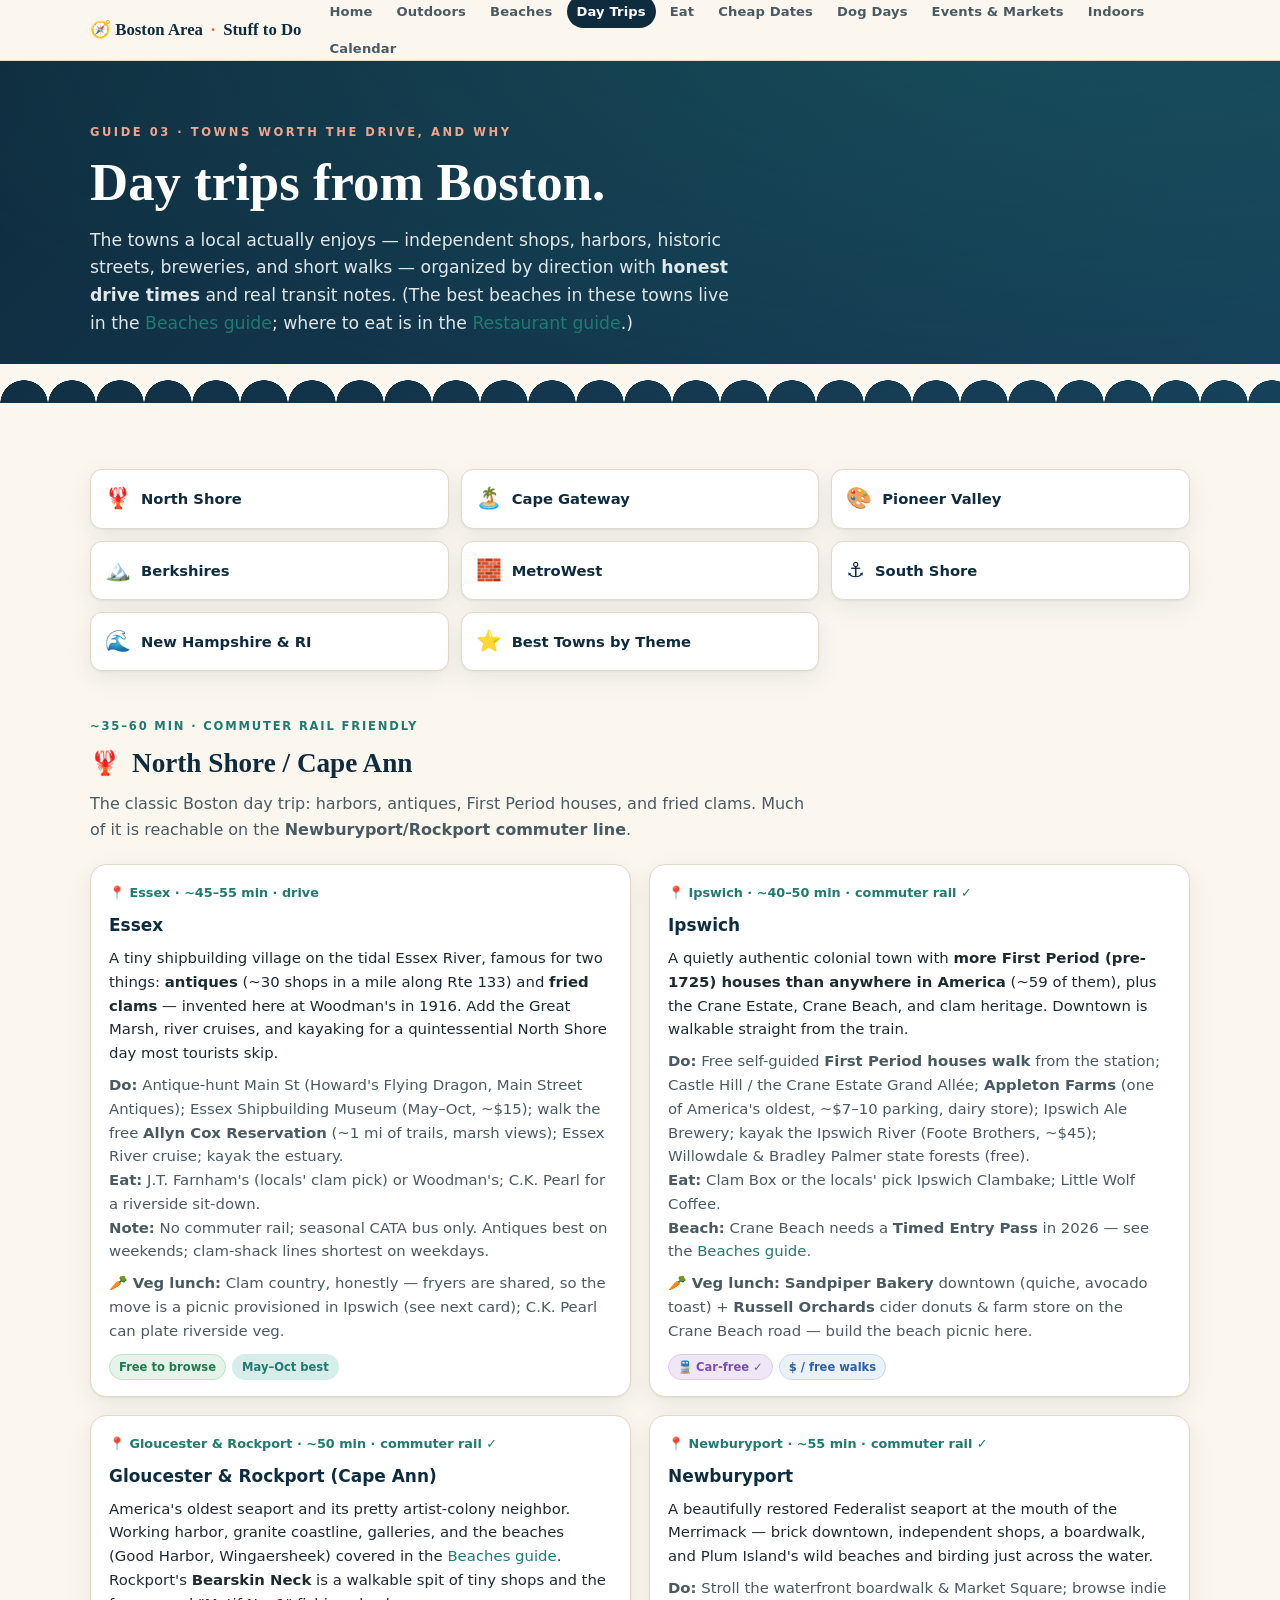
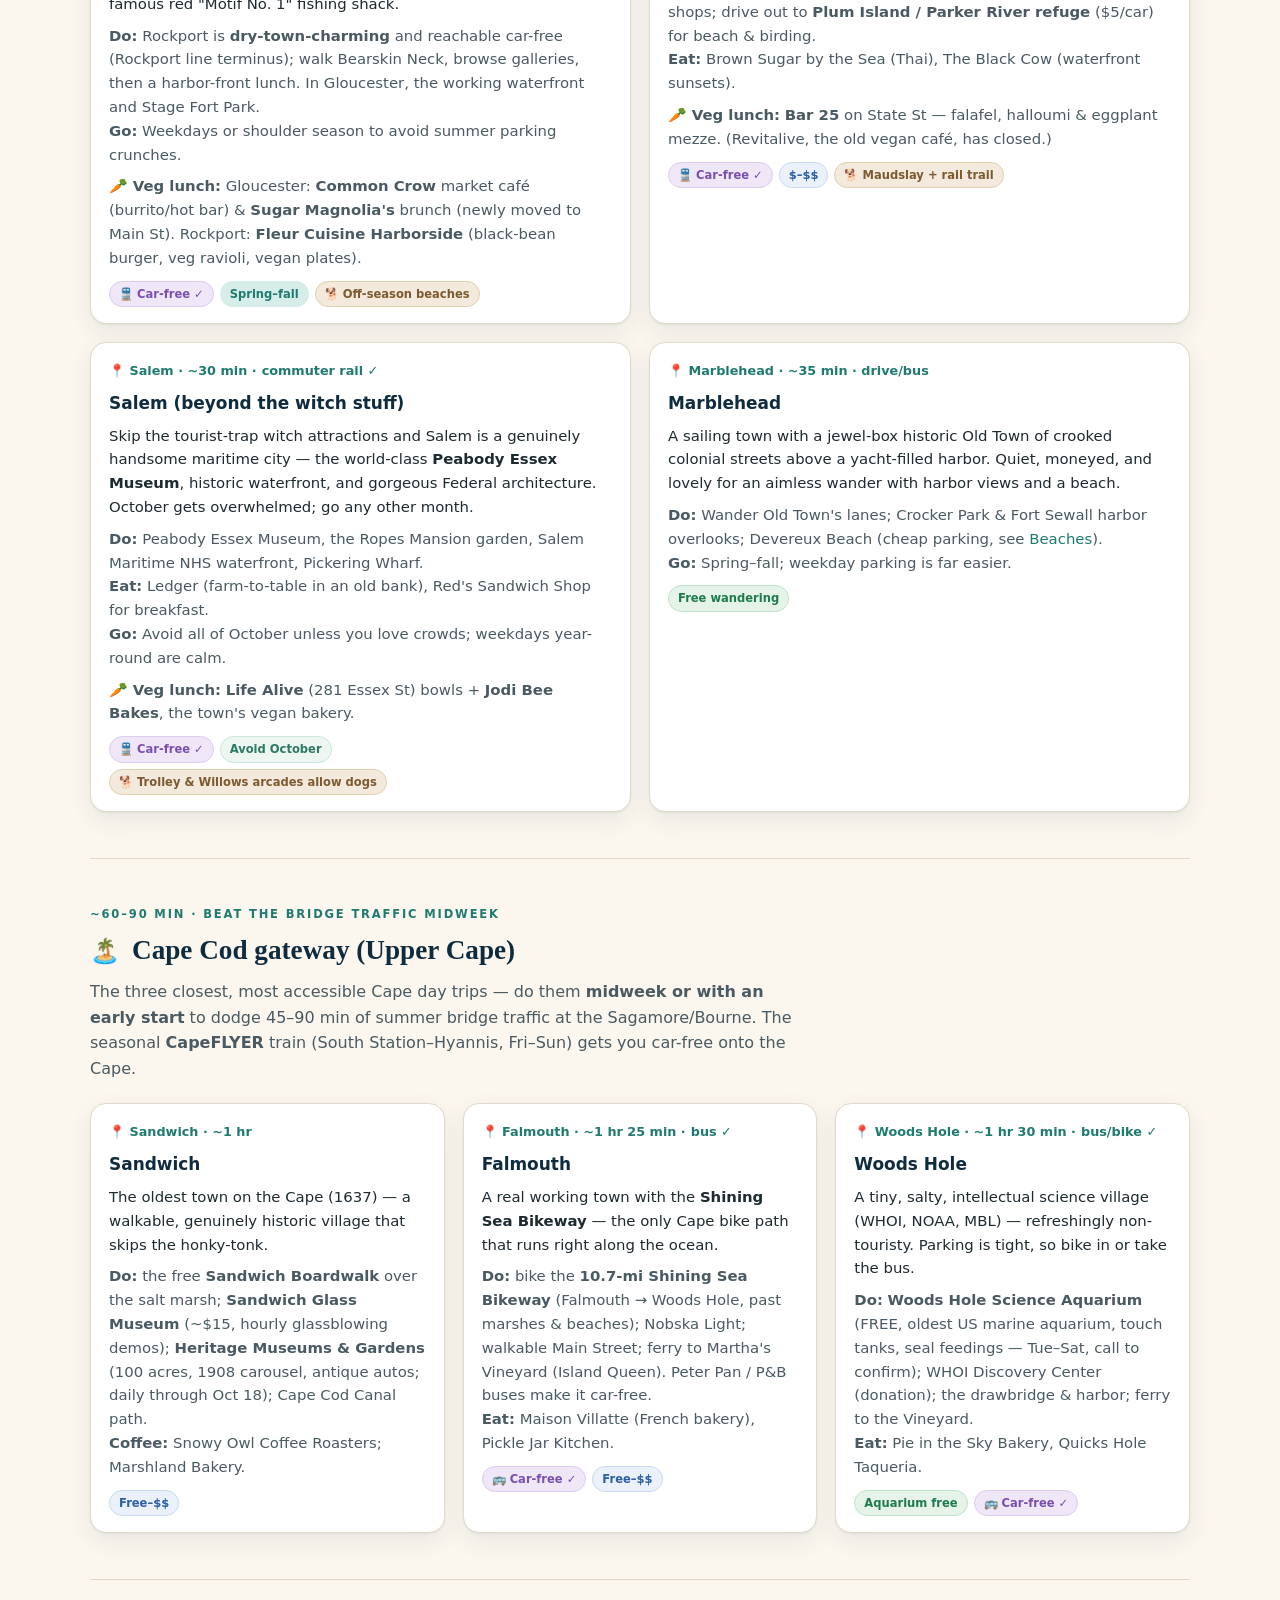
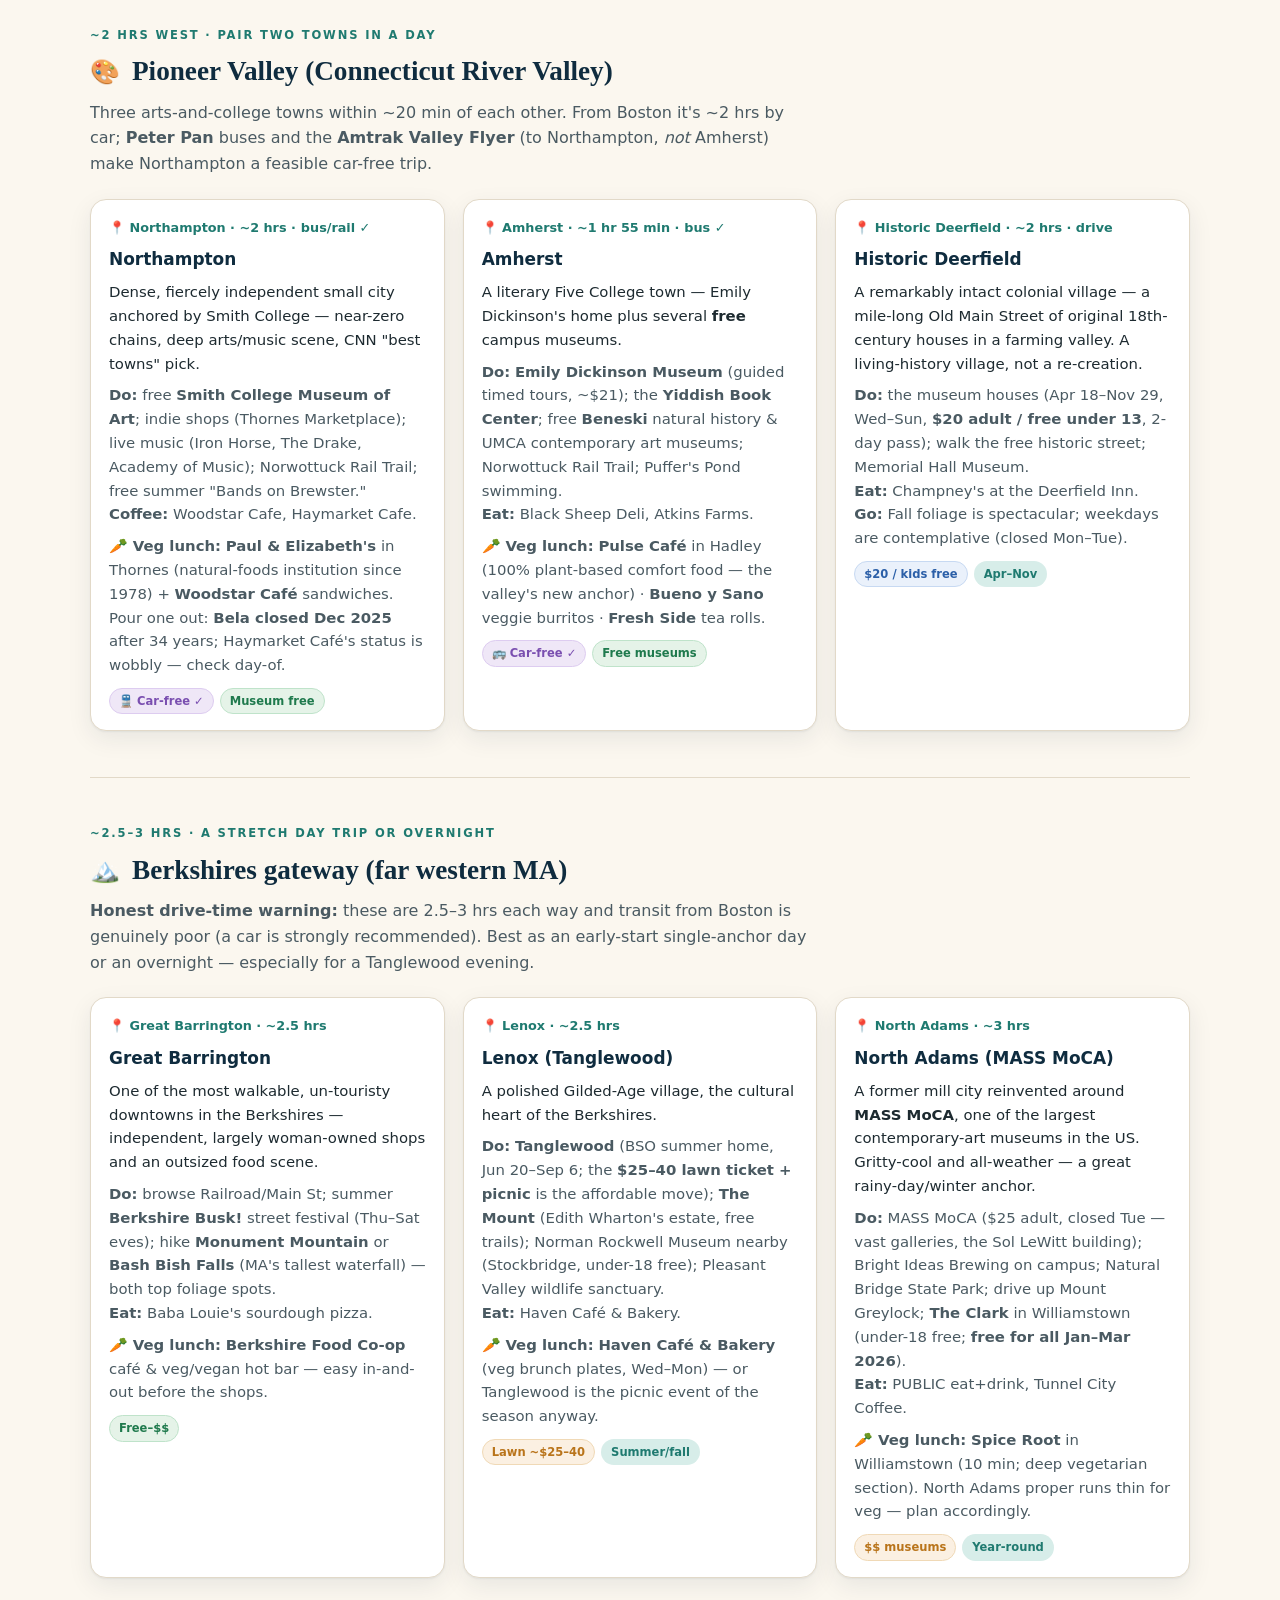
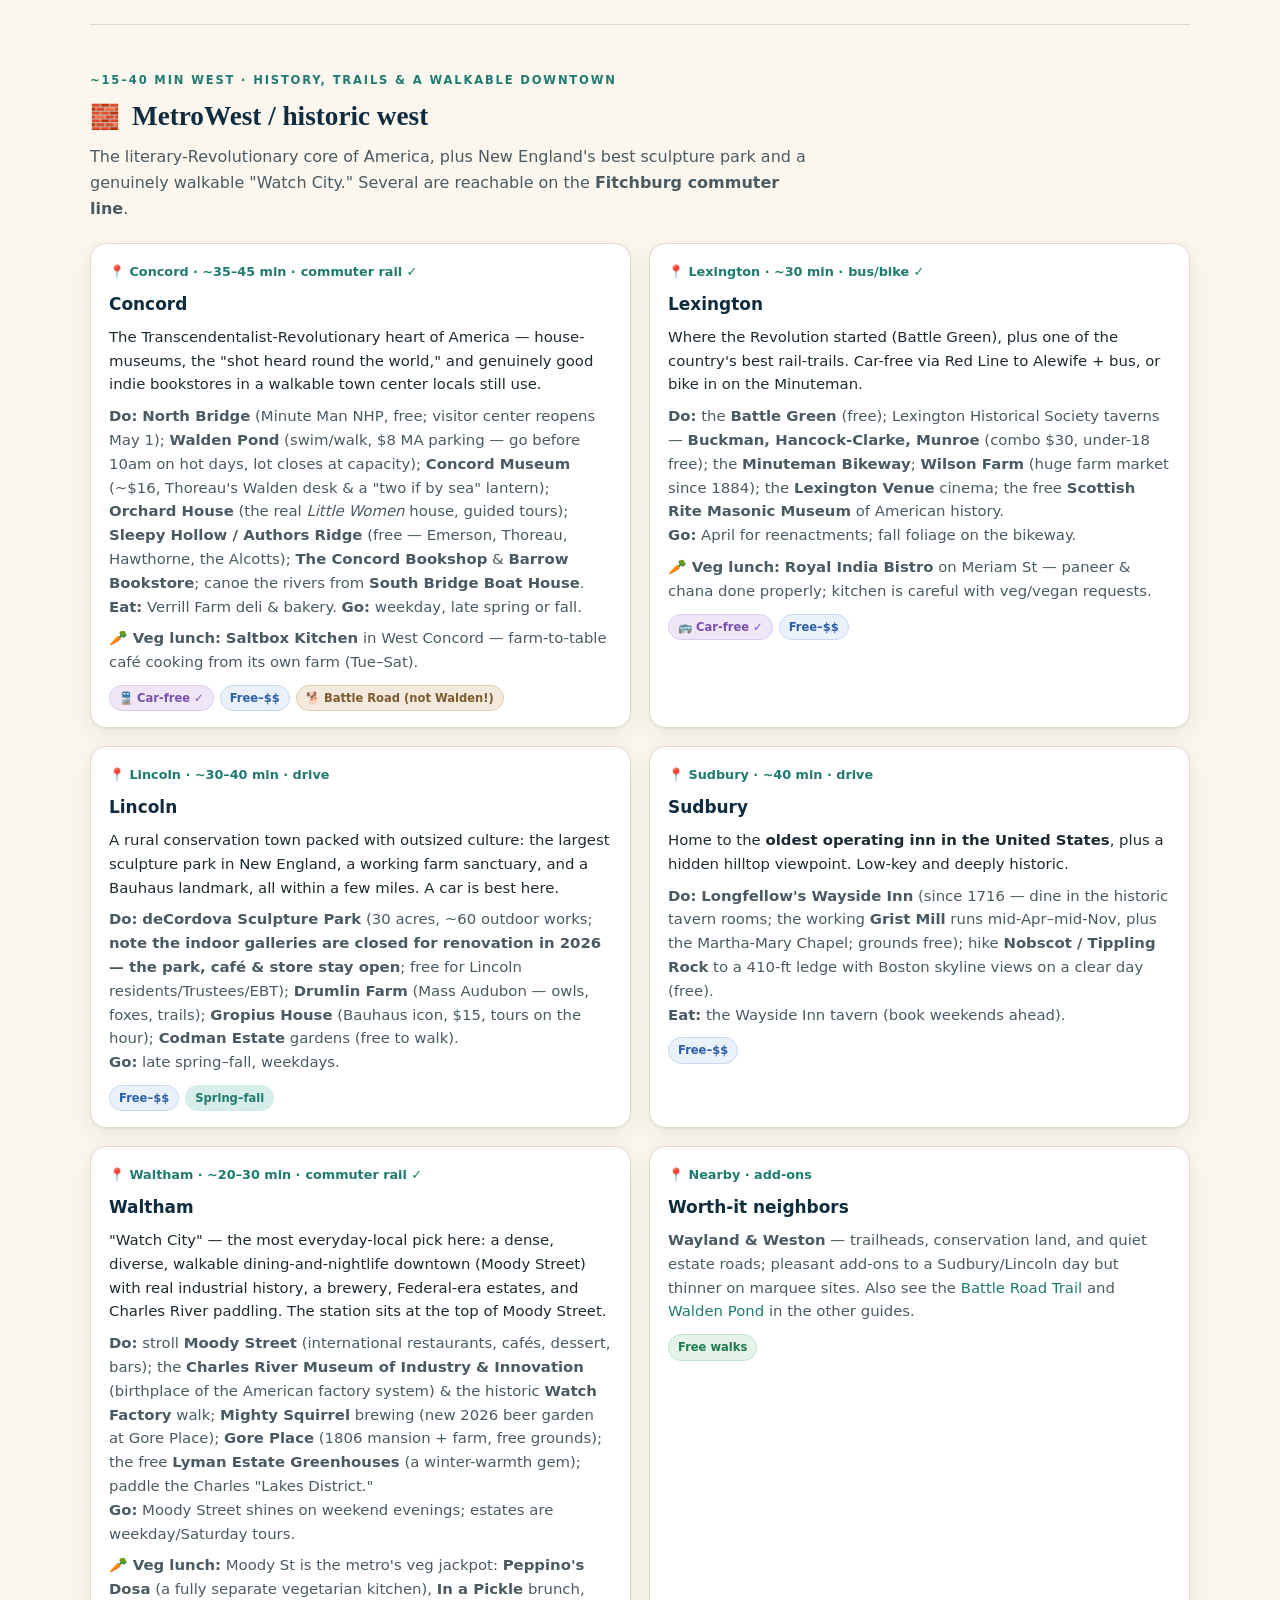
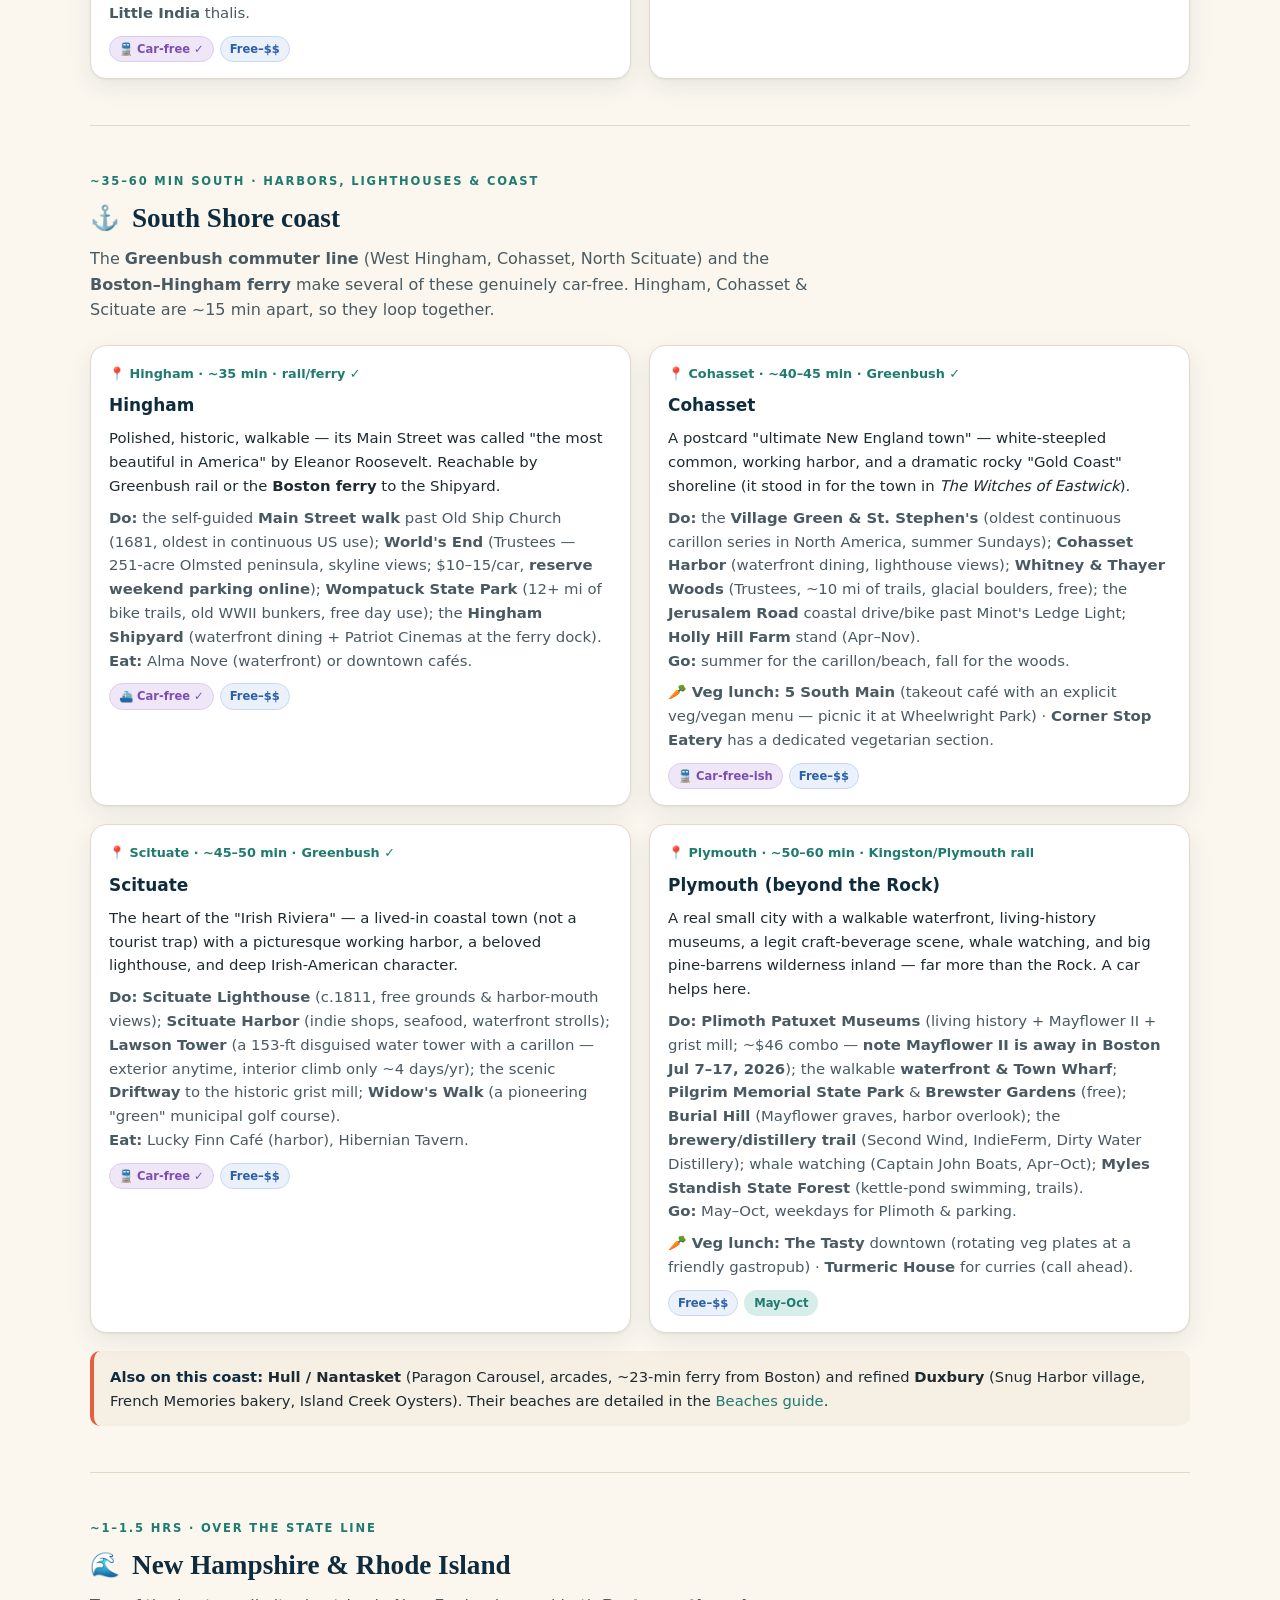
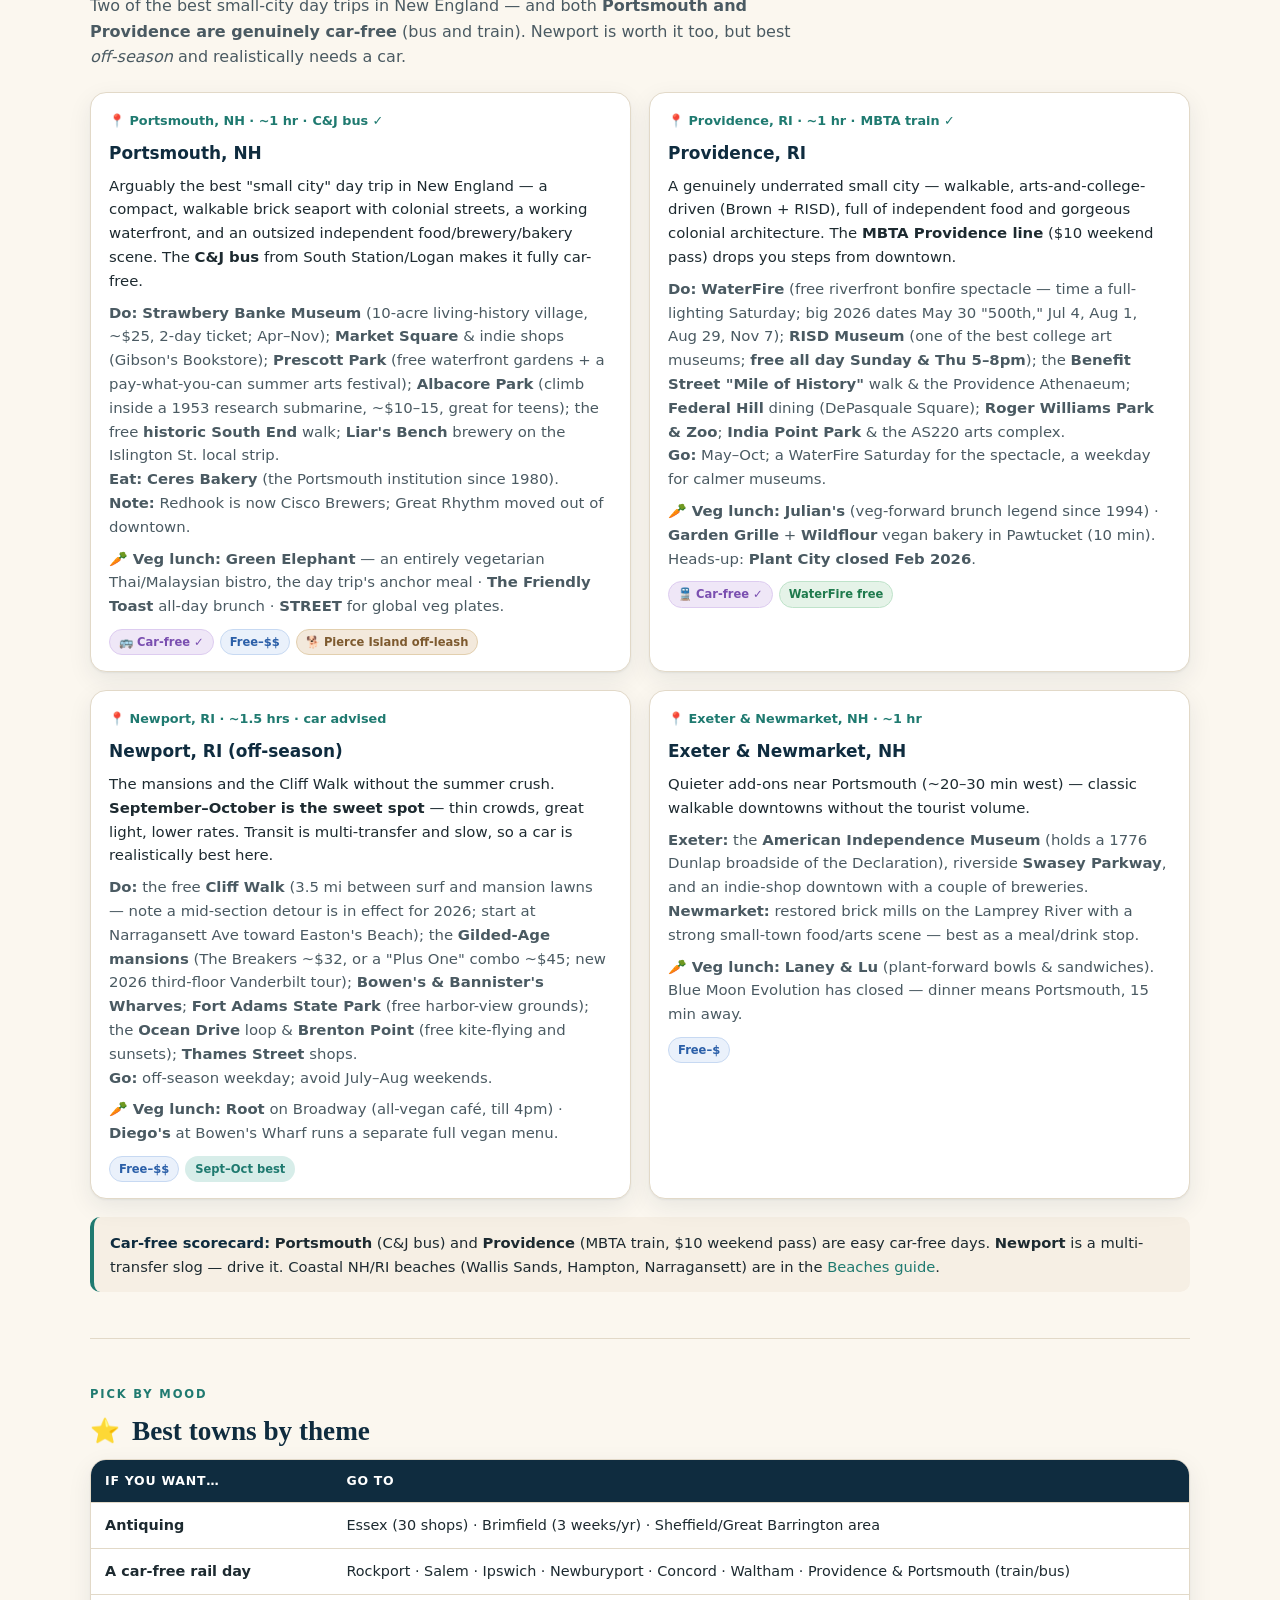
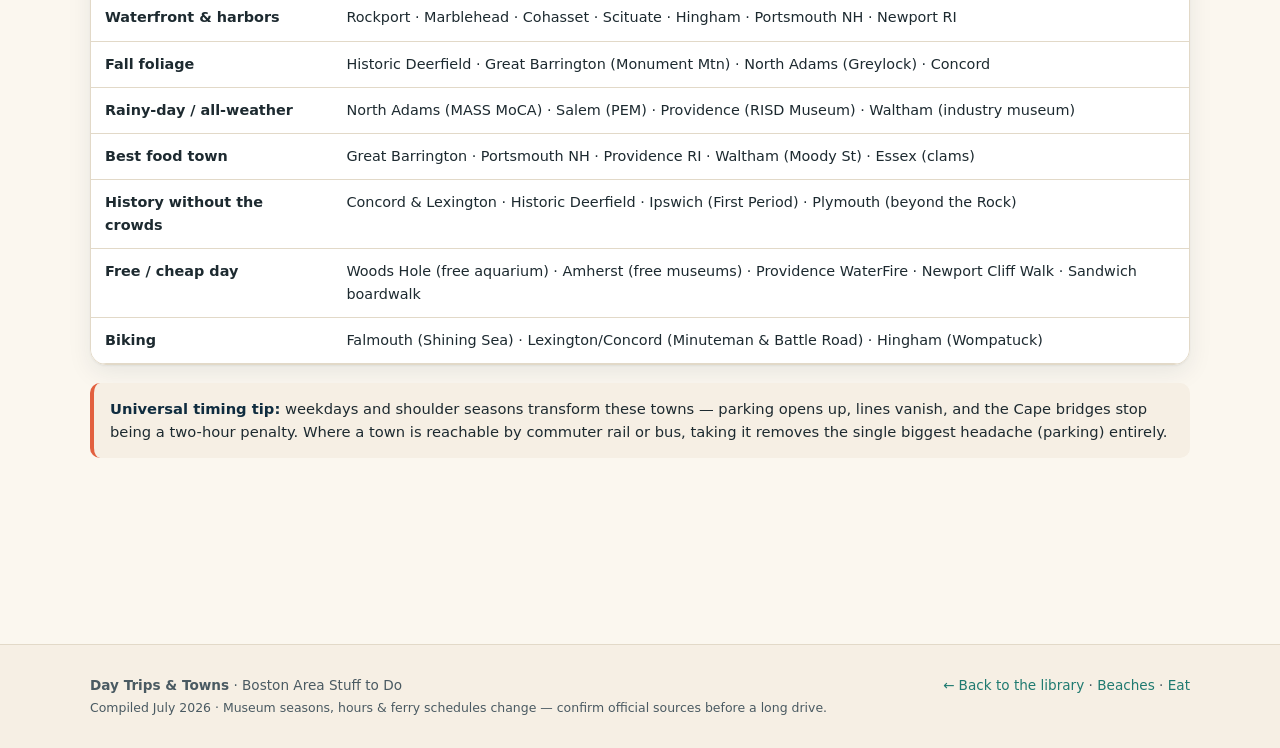
<file: boston-guide/daytrips.html>
<!DOCTYPE html>
<html lang="en">
<head>
<meta charset="utf-8">
<meta name="viewport" content="width=device-width, initial-scale=1">
<title>Day Trips &amp; Towns · Boston Area Stuff to Do</title>
<meta name="description" content="Day trips from Boston and the local towns worth visiting — North Shore harbors, Cape gateway, Pioneer Valley, and the Berkshires — with honest drive times, transit, and why each is worth the trip.">
<link rel="stylesheet" href="guide.css">
</head>
<body>
<header class="topbar">
  <div class="wrap">
    <a class="brand" href="index.html">🧭 Boston Area <span class="dot">·</span> Stuff to Do</a>
    <nav class="navlinks">
      <a href="index.html">Home</a>
      <a href="outdoor.html">Outdoors</a>
      <a href="beaches.html">Beaches</a>
      <a href="daytrips.html" class="active">Day Trips</a>
      <a href="restaurants.html">Eat</a>
      <a href="dates.html">Cheap Dates</a>
      <a href="dogs.html">Dog Days</a>
      <a href="events.html">Events &amp; Markets</a>
      <a href="indoor.html">Indoors</a>
      <a href="months.html">Calendar</a>
    </nav>
  </div>
</header>

<section class="hero">
  <div class="wrap">
    <p class="eyebrow">Guide 03 · Towns worth the drive, and why</p>
    <h1>Day trips from Boston.</h1>
    <p>The towns a local actually enjoys &mdash; independent shops, harbors, historic streets, breweries, and short walks &mdash; organized by direction with <strong>honest drive times</strong> and real transit notes. (The best beaches in these towns live in the <a href="beaches.html">Beaches guide</a>; where to eat is in the <a href="restaurants.html">Restaurant guide</a>.)</p>
  </div>
  <div class="wave"></div>
</section>

<main>
<div class="wrap">

  <div class="toc">
    <a href="#northshore"><span class="ic">🦞</span> North Shore</a>
    <a href="#cape"><span class="ic">🏝️</span> Cape Gateway</a>
    <a href="#valley"><span class="ic">🎨</span> Pioneer Valley</a>
    <a href="#berkshires"><span class="ic">🏔️</span> Berkshires</a>
    <a href="#metrowest"><span class="ic">🧱</span> MetroWest</a>
    <a href="#southshore"><span class="ic">⚓</span> South Shore</a>
    <a href="#nhri"><span class="ic">🌊</span> New Hampshire &amp; RI</a>
    <a href="#theme"><span class="ic">⭐</span> Best Towns by Theme</a>
  </div>

  <!-- NORTH SHORE -->
  <section class="section" id="northshore">
    <p class="kicker">~35&ndash;60 min · commuter rail friendly</p>
    <h2><span class="ic">🦞</span> North Shore / Cape Ann</h2>
    <p class="lede">The classic Boston day trip: harbors, antiques, First Period houses, and fried clams. Much of it is reachable on the <b>Newburyport/Rockport commuter line</b>.</p>

    <div class="grid cols-2">
      <div class="card">
        <div class="where">📍 Essex · ~45&ndash;55 min · drive</div>
        <h4>Essex</h4>
        <p>A tiny shipbuilding village on the tidal Essex River, famous for two things: <b>antiques</b> (~30 shops in a mile along Rte 133) and <b>fried clams</b> — invented here at Woodman's in 1916. Add the Great Marsh, river cruises, and kayaking for a quintessential North Shore day most tourists skip.</p>
        <p class="small"><b>Do:</b> Antique-hunt Main St (Howard's Flying Dragon, Main Street Antiques); Essex Shipbuilding Museum (May&ndash;Oct, ~$15); walk the free <b>Allyn Cox Reservation</b> (~1 mi of trails, marsh views); Essex River cruise; kayak the estuary.<br>
        <b>Eat:</b> J.T. Farnham's (locals' clam pick) or Woodman's; C.K. Pearl for a riverside sit-down.<br>
        <b>Note:</b> No commuter rail; seasonal CATA bus only. Antiques best on weekends; clam-shack lines shortest on weekdays.</p>
                <p class="small">🥕 <b>Veg lunch:</b> Clam country, honestly — fryers are shared, so the move is a picnic provisioned in Ipswich (see next card); C.K. Pearl can plate riverside veg.</p>
<div class="meta"><span class="tag free">Free to browse</span><span class="tag season">May&ndash;Oct best</span></div>
      </div>

      <div class="card">
        <div class="where">📍 Ipswich · ~40&ndash;50 min · <span style="color:var(--teal)">commuter rail ✓</span></div>
        <h4>Ipswich</h4>
        <p>A quietly authentic colonial town with <b>more First Period (pre-1725) houses than anywhere in America</b> (~59 of them), plus the Crane Estate, Crane Beach, and clam heritage. Downtown is walkable straight from the train.</p>
        <p class="small"><b>Do:</b> Free self-guided <b>First Period houses walk</b> from the station; Castle Hill / the Crane Estate Grand Allée; <b>Appleton Farms</b> (one of America's oldest, ~$7&ndash;10 parking, dairy store); Ipswich Ale Brewery; kayak the Ipswich River (Foote Brothers, ~$45); Willowdale &amp; Bradley Palmer state forests (free).<br>
        <b>Eat:</b> Clam Box or the locals' pick Ipswich Clambake; Little Wolf Coffee.<br>
        <b>Beach:</b> Crane Beach needs a <b>Timed Entry Pass</b> in 2026 — see the <a href="beaches.html">Beaches guide</a>.</p>
                <p class="small">🥕 <b>Veg lunch:</b> <b>Sandpiper Bakery</b> downtown (quiche, avocado toast) + <b>Russell Orchards</b> cider donuts &amp; farm store on the Crane Beach road — build the beach picnic here.</p>
<div class="meta"><span class="tag transit">🚆 Car-free ✓</span><span class="tag cheap">$ / free walks</span></div>
      </div>

      <div class="card">
        <div class="where">📍 Gloucester &amp; Rockport · ~50 min · <span style="color:var(--teal)">commuter rail ✓</span></div>
        <h4>Gloucester &amp; Rockport (Cape Ann)</h4>
        <p>America's oldest seaport and its pretty artist-colony neighbor. Working harbor, granite coastline, galleries, and the beaches (Good Harbor, Wingaersheek) covered in the <a href="beaches.html">Beaches guide</a>. Rockport's <b>Bearskin Neck</b> is a walkable spit of tiny shops and the famous red "Motif No. 1" fishing shack.</p>
        <p class="small"><b>Do:</b> Rockport is <b>dry-town-charming</b> and reachable car-free (Rockport line terminus); walk Bearskin Neck, browse galleries, then a harbor-front lunch. In Gloucester, the working waterfront and Stage Fort Park.<br>
        <b>Go:</b> Weekdays or shoulder season to avoid summer parking crunches.</p>
                <p class="small">🥕 <b>Veg lunch:</b> Gloucester: <b>Common Crow</b> market café (burrito/hot bar) &amp; <b>Sugar Magnolia's</b> brunch (newly moved to Main St). Rockport: <b>Fleur Cuisine Harborside</b> (black-bean burger, veg ravioli, vegan plates).</p>
<div class="meta"><span class="tag transit">🚆 Car-free ✓</span><span class="tag season">Spring&ndash;fall</span><span class="tag dog">🐕 Off-season beaches</span></div>
      </div>

      <div class="card">
        <div class="where">📍 Newburyport · ~55 min · <span style="color:var(--teal)">commuter rail ✓</span></div>
        <h4>Newburyport</h4>
        <p>A beautifully restored Federalist seaport at the mouth of the Merrimack &mdash; brick downtown, independent shops, a boardwalk, and Plum Island's wild beaches and birding just across the water.</p>
        <p class="small"><b>Do:</b> Stroll the waterfront boardwalk &amp; Market Square; browse indie shops; drive out to <b>Plum Island / Parker River refuge</b> ($5/car) for beach &amp; birding.<br>
        <b>Eat:</b> Brown Sugar by the Sea (Thai), The Black Cow (waterfront sunsets).</p>
                <p class="small">🥕 <b>Veg lunch:</b> <b>Bar 25</b> on State St — falafel, halloumi &amp; eggplant mezze. (Revitalive, the old vegan café, has closed.)</p>
<div class="meta"><span class="tag transit">🚆 Car-free ✓</span><span class="tag cheap">$&ndash;$$</span><span class="tag dog">🐕 Maudslay + rail trail</span></div>
      </div>

      <div class="card">
        <div class="where">📍 Salem · ~30 min · <span style="color:var(--teal)">commuter rail ✓</span></div>
        <h4>Salem (beyond the witch stuff)</h4>
        <p>Skip the tourist-trap witch attractions and Salem is a genuinely handsome maritime city &mdash; the world-class <b>Peabody Essex Museum</b>, historic waterfront, and gorgeous Federal architecture. October gets overwhelmed; go any other month.</p>
        <p class="small"><b>Do:</b> Peabody Essex Museum, the Ropes Mansion garden, Salem Maritime NHS waterfront, Pickering Wharf.<br>
        <b>Eat:</b> Ledger (farm-to-table in an old bank), Red's Sandwich Shop for breakfast.<br>
        <b>Go:</b> Avoid all of October unless you love crowds; weekdays year-round are calm.</p>
                <p class="small">🥕 <b>Veg lunch:</b> <b>Life Alive</b> (281 Essex St) bowls + <b>Jodi Bee Bakes</b>, the town's vegan bakery.</p>
<div class="meta"><span class="tag transit">🚆 Car-free ✓</span><span class="tag weekday">Avoid October</span><span class="tag dog">🐕 Trolley &amp; Willows arcades allow dogs</span></div>
      </div>

      <div class="card">
        <div class="where">📍 Marblehead · ~35 min · drive/bus</div>
        <h4>Marblehead</h4>
        <p>A sailing town with a jewel-box historic Old Town of crooked colonial streets above a yacht-filled harbor. Quiet, moneyed, and lovely for an aimless wander with harbor views and a beach.</p>
        <p class="small"><b>Do:</b> Wander Old Town's lanes; Crocker Park &amp; Fort Sewall harbor overlooks; Devereux Beach (cheap parking, see <a href="beaches.html">Beaches</a>).<br>
        <b>Go:</b> Spring&ndash;fall; weekday parking is far easier.</p>
        <div class="meta"><span class="tag free">Free wandering</span></div>
      </div>
    </div>
  </section>

  <hr class="divider">

  <!-- CAPE -->
  <section class="section" id="cape">
    <p class="kicker">~60&ndash;90 min · beat the bridge traffic midweek</p>
    <h2><span class="ic">🏝️</span> Cape Cod gateway (Upper Cape)</h2>
    <p class="lede">The three closest, most accessible Cape day trips &mdash; do them <b>midweek or with an early start</b> to dodge 45&ndash;90 min of summer bridge traffic at the Sagamore/Bourne. The seasonal <b>CapeFLYER</b> train (South Station&ndash;Hyannis, Fri&ndash;Sun) gets you car-free onto the Cape.</p>
    <div class="grid cols-3">
      <div class="card">
        <div class="where">📍 Sandwich · ~1 hr</div>
        <h4>Sandwich</h4>
        <p>The oldest town on the Cape (1637) &mdash; a walkable, genuinely historic village that skips the honky-tonk.</p>
        <p class="small"><b>Do:</b> the free <b>Sandwich Boardwalk</b> over the salt marsh; <b>Sandwich Glass Museum</b> (~$15, hourly glassblowing demos); <b>Heritage Museums &amp; Gardens</b> (100 acres, 1908 carousel, antique autos; daily through Oct 18); Cape Cod Canal path.<br>
        <b>Coffee:</b> Snowy Owl Coffee Roasters; Marshland Bakery.</p>
        <div class="meta"><span class="tag cheap">Free&ndash;$$</span></div>
      </div>
      <div class="card">
        <div class="where">📍 Falmouth · ~1 hr 25 min · <span style="color:var(--teal)">bus ✓</span></div>
        <h4>Falmouth</h4>
        <p>A real working town with the <b>Shining Sea Bikeway</b> &mdash; the only Cape bike path that runs right along the ocean.</p>
        <p class="small"><b>Do:</b> bike the <b>10.7-mi Shining Sea Bikeway</b> (Falmouth → Woods Hole, past marshes &amp; beaches); Nobska Light; walkable Main Street; ferry to Martha's Vineyard (Island Queen). Peter Pan / P&amp;B buses make it car-free.<br>
        <b>Eat:</b> Maison Villatte (French bakery), Pickle Jar Kitchen.</p>
        <div class="meta"><span class="tag transit">🚌 Car-free ✓</span><span class="tag cheap">Free&ndash;$$</span></div>
      </div>
      <div class="card">
        <div class="where">📍 Woods Hole · ~1 hr 30 min · <span style="color:var(--teal)">bus/bike ✓</span></div>
        <h4>Woods Hole</h4>
        <p>A tiny, salty, intellectual science village (WHOI, NOAA, MBL) &mdash; refreshingly non-touristy. Parking is tight, so bike in or take the bus.</p>
        <p class="small"><b>Do:</b> <b>Woods Hole Science Aquarium</b> (FREE, oldest US marine aquarium, touch tanks, seal feedings — Tue&ndash;Sat, call to confirm); WHOI Discovery Center (donation); the drawbridge &amp; harbor; ferry to the Vineyard.<br>
        <b>Eat:</b> Pie in the Sky Bakery, Quicks Hole Taqueria.</p>
        <div class="meta"><span class="tag free">Aquarium free</span><span class="tag transit">🚌 Car-free ✓</span></div>
      </div>
    </div>
  </section>

  <hr class="divider">

  <!-- PIONEER VALLEY -->
  <section class="section" id="valley">
    <p class="kicker">~2 hrs west · pair two towns in a day</p>
    <h2><span class="ic">🎨</span> Pioneer Valley (Connecticut River Valley)</h2>
    <p class="lede">Three arts-and-college towns within ~20 min of each other. From Boston it's ~2 hrs by car; <b>Peter Pan</b> buses and the <b>Amtrak Valley Flyer</b> (to Northampton, <em>not</em> Amherst) make Northampton a feasible car-free trip.</p>
    <div class="grid cols-3">
      <div class="card">
        <div class="where">📍 Northampton · ~2 hrs · <span style="color:var(--teal)">bus/rail ✓</span></div>
        <h4>Northampton</h4>
        <p>Dense, fiercely independent small city anchored by Smith College &mdash; near-zero chains, deep arts/music scene, CNN "best towns" pick.</p>
        <p class="small"><b>Do:</b> free <b>Smith College Museum of Art</b>; indie shops (Thornes Marketplace); live music (Iron Horse, The Drake, Academy of Music); Norwottuck Rail Trail; free summer "Bands on Brewster."<br>
        <b>Coffee:</b> Woodstar Cafe, Haymarket Cafe.</p>
                <p class="small">🥕 <b>Veg lunch:</b> <b>Paul &amp; Elizabeth's</b> in Thornes (natural-foods institution since 1978) + <b>Woodstar Café</b> sandwiches. Pour one out: <b>Bela closed Dec 2025</b> after 34 years; Haymarket Café's status is wobbly — check day-of.</p>
<div class="meta"><span class="tag transit">🚆 Car-free ✓</span><span class="tag free">Museum free</span></div>
      </div>
      <div class="card">
        <div class="where">📍 Amherst · ~1 hr 55 min · <span style="color:var(--teal)">bus ✓</span></div>
        <h4>Amherst</h4>
        <p>A literary Five College town &mdash; Emily Dickinson's home plus several <b>free</b> campus museums.</p>
        <p class="small"><b>Do:</b> <b>Emily Dickinson Museum</b> (guided timed tours, ~$21); the <b>Yiddish Book Center</b>; free <b>Beneski</b> natural history &amp; UMCA contemporary art museums; Norwottuck Rail Trail; Puffer's Pond swimming.<br>
        <b>Eat:</b> Black Sheep Deli, Atkins Farms.</p>
                <p class="small">🥕 <b>Veg lunch:</b> <b>Pulse Café</b> in Hadley (100% plant-based comfort food — the valley's new anchor) · <b>Bueno y Sano</b> veggie burritos · <b>Fresh Side</b> tea rolls.</p>
<div class="meta"><span class="tag transit">🚌 Car-free ✓</span><span class="tag free">Free museums</span></div>
      </div>
      <div class="card">
        <div class="where">📍 Historic Deerfield · ~2 hrs · drive</div>
        <h4>Historic Deerfield</h4>
        <p>A remarkably intact colonial village &mdash; a mile-long Old Main Street of original 18th-century houses in a farming valley. A living-history village, not a re-creation.</p>
        <p class="small"><b>Do:</b> the museum houses (Apr 18&ndash;Nov 29, Wed&ndash;Sun, <b>$20 adult / free under 13</b>, 2-day pass); walk the free historic street; Memorial Hall Museum.<br>
        <b>Eat:</b> Champney's at the Deerfield Inn.<br>
        <b>Go:</b> Fall foliage is spectacular; weekdays are contemplative (closed Mon&ndash;Tue).</p>
        <div class="meta"><span class="tag cheap">$20 / kids free</span><span class="tag season">Apr&ndash;Nov</span></div>
      </div>
    </div>
  </section>

  <hr class="divider">

  <!-- BERKSHIRES -->
  <section class="section" id="berkshires">
    <p class="kicker">~2.5&ndash;3 hrs · a stretch day trip or overnight</p>
    <h2><span class="ic">🏔️</span> Berkshires gateway (far western MA)</h2>
    <p class="lede"><b>Honest drive-time warning:</b> these are 2.5&ndash;3 hrs each way and transit from Boston is genuinely poor (a car is strongly recommended). Best as an early-start single-anchor day or an overnight &mdash; especially for a Tanglewood evening.</p>
    <div class="grid cols-3">
      <div class="card">
        <div class="where">📍 Great Barrington · ~2.5 hrs</div>
        <h4>Great Barrington</h4>
        <p>One of the most walkable, un-touristy downtowns in the Berkshires &mdash; independent, largely woman-owned shops and an outsized food scene.</p>
        <p class="small"><b>Do:</b> browse Railroad/Main St; summer <b>Berkshire Busk!</b> street festival (Thu&ndash;Sat eves); hike <b>Monument Mountain</b> or <b>Bash Bish Falls</b> (MA's tallest waterfall) — both top foliage spots.<br>
        <b>Eat:</b> Baba Louie's sourdough pizza.</p>
                <p class="small">🥕 <b>Veg lunch:</b> <b>Berkshire Food Co-op</b> café &amp; veg/vegan hot bar — easy in-and-out before the shops.</p>
<div class="meta"><span class="tag free">Free&ndash;$$</span></div>
      </div>
      <div class="card">
        <div class="where">📍 Lenox · ~2.5 hrs</div>
        <h4>Lenox (Tanglewood)</h4>
        <p>A polished Gilded-Age village, the cultural heart of the Berkshires.</p>
        <p class="small"><b>Do:</b> <b>Tanglewood</b> (BSO summer home, Jun 20&ndash;Sep 6; the <b>$25&ndash;40 lawn ticket + picnic</b> is the affordable move); <b>The Mount</b> (Edith Wharton's estate, free trails); Norman Rockwell Museum nearby (Stockbridge, under-18 free); Pleasant Valley wildlife sanctuary.<br>
        <b>Eat:</b> Haven Café &amp; Bakery.</p>
                <p class="small">🥕 <b>Veg lunch:</b> <b>Haven Café &amp; Bakery</b> (veg brunch plates, Wed–Mon) — or Tanglewood is the picnic event of the season anyway.</p>
<div class="meta"><span class="tag mod">Lawn ~$25&ndash;40</span><span class="tag season">Summer/fall</span></div>
      </div>
      <div class="card">
        <div class="where">📍 North Adams · ~3 hrs</div>
        <h4>North Adams (MASS MoCA)</h4>
        <p>A former mill city reinvented around <b>MASS MoCA</b>, one of the largest contemporary-art museums in the US. Gritty-cool and all-weather &mdash; a great rainy-day/winter anchor.</p>
        <p class="small"><b>Do:</b> MASS MoCA ($25 adult, closed Tue — vast galleries, the Sol LeWitt building); Bright Ideas Brewing on campus; Natural Bridge State Park; drive up Mount Greylock; <b>The Clark</b> in Williamstown (under-18 free; <b>free for all Jan&ndash;Mar 2026</b>).<br>
        <b>Eat:</b> PUBLIC eat+drink, Tunnel City Coffee.</p>
                <p class="small">🥕 <b>Veg lunch:</b> <b>Spice Root</b> in Williamstown (10 min; deep vegetarian section). North Adams proper runs thin for veg — plan accordingly.</p>
<div class="meta"><span class="tag mod">$$ museums</span><span class="tag season">Year-round</span></div>
      </div>
    </div>
  </section>

  <hr class="divider">

  <!-- METROWEST -->
  <section class="section" id="metrowest">
    <p class="kicker">~15&ndash;40 min west · history, trails &amp; a walkable downtown</p>
    <h2><span class="ic">🧱</span> MetroWest / historic west</h2>
    <p class="lede">The literary-Revolutionary core of America, plus New England's best sculpture park and a genuinely walkable "Watch City." Several are reachable on the <b>Fitchburg commuter line</b>.</p>
    <div class="grid cols-2">
      <div class="card">
        <div class="where">📍 Concord · ~35&ndash;45 min · <span style="color:var(--teal)">commuter rail ✓</span></div>
        <h4>Concord</h4>
        <p>The Transcendentalist-Revolutionary heart of America &mdash; house-museums, the "shot heard round the world," and genuinely good indie bookstores in a walkable town center locals still use.</p>
        <p class="small"><b>Do:</b> <b>North Bridge</b> (Minute Man NHP, free; visitor center reopens May 1); <b>Walden Pond</b> (swim/walk, $8 MA parking &mdash; go before 10am on hot days, lot closes at capacity); <b>Concord Museum</b> (~$16, Thoreau's Walden desk &amp; a "two if by sea" lantern); <b>Orchard House</b> (the real <em>Little Women</em> house, guided tours); <b>Sleepy Hollow / Authors Ridge</b> (free &mdash; Emerson, Thoreau, Hawthorne, the Alcotts); <b>The Concord Bookshop</b> &amp; <b>Barrow Bookstore</b>; canoe the rivers from <b>South Bridge Boat House</b>.<br>
        <b>Eat:</b> Verrill Farm deli &amp; bakery. <b>Go:</b> weekday, late spring or fall.</p>
                <p class="small">🥕 <b>Veg lunch:</b> <b>Saltbox Kitchen</b> in West Concord — farm-to-table café cooking from its own farm (Tue–Sat).</p>
<div class="meta"><span class="tag transit">🚆 Car-free ✓</span><span class="tag cheap">Free&ndash;$$</span><span class="tag dog">🐕 Battle Road (not Walden!)</span></div>
      </div>
      <div class="card">
        <div class="where">📍 Lexington · ~30 min · <span style="color:var(--teal)">bus/bike ✓</span></div>
        <h4>Lexington</h4>
        <p>Where the Revolution started (Battle Green), plus one of the country's best rail-trails. Car-free via Red Line to Alewife + bus, or bike in on the Minuteman.</p>
        <p class="small"><b>Do:</b> the <b>Battle Green</b> (free); Lexington Historical Society taverns &mdash; <b>Buckman, Hancock-Clarke, Munroe</b> (combo $30, under-18 free); the <b>Minuteman Bikeway</b>; <b>Wilson Farm</b> (huge farm market since 1884); the <b>Lexington Venue</b> cinema; the free <b>Scottish Rite Masonic Museum</b> of American history.<br>
        <b>Go:</b> April for reenactments; fall foliage on the bikeway.</p>
                <p class="small">🥕 <b>Veg lunch:</b> <b>Royal India Bistro</b> on Meriam St — paneer &amp; chana done properly; kitchen is careful with veg/vegan requests.</p>
<div class="meta"><span class="tag transit">🚌 Car-free ✓</span><span class="tag cheap">Free&ndash;$$</span></div>
      </div>
      <div class="card">
        <div class="where">📍 Lincoln · ~30&ndash;40 min · drive</div>
        <h4>Lincoln</h4>
        <p>A rural conservation town packed with outsized culture: the largest sculpture park in New England, a working farm sanctuary, and a Bauhaus landmark, all within a few miles. A car is best here.</p>
        <p class="small"><b>Do:</b> <b>deCordova Sculpture Park</b> (30 acres, ~60 outdoor works; <b>note the indoor galleries are closed for renovation in 2026 &mdash; the park, café &amp; store stay open</b>; free for Lincoln residents/Trustees/EBT); <b>Drumlin Farm</b> (Mass Audubon &mdash; owls, foxes, trails); <b>Gropius House</b> (Bauhaus icon, $15, tours on the hour); <b>Codman Estate</b> gardens (free to walk).<br>
        <b>Go:</b> late spring&ndash;fall, weekdays.</p>
        <div class="meta"><span class="tag cheap">Free&ndash;$$</span><span class="tag season">Spring&ndash;fall</span></div>
      </div>
      <div class="card">
        <div class="where">📍 Sudbury · ~40 min · drive</div>
        <h4>Sudbury</h4>
        <p>Home to the <b>oldest operating inn in the United States</b>, plus a hidden hilltop viewpoint. Low-key and deeply historic.</p>
        <p class="small"><b>Do:</b> <b>Longfellow's Wayside Inn</b> (since 1716 &mdash; dine in the historic tavern rooms; the working <b>Grist Mill</b> runs mid-Apr&ndash;mid-Nov, plus the Martha-Mary Chapel; grounds free); hike <b>Nobscot / Tippling Rock</b> to a 410-ft ledge with Boston skyline views on a clear day (free).<br>
        <b>Eat:</b> the Wayside Inn tavern (book weekends ahead).</p>
        <div class="meta"><span class="tag cheap">Free&ndash;$$</span></div>
      </div>
      <div class="card">
        <div class="where">📍 Waltham · ~20&ndash;30 min · <span style="color:var(--teal)">commuter rail ✓</span></div>
        <h4>Waltham</h4>
        <p>"Watch City" &mdash; the most everyday-local pick here: a dense, diverse, walkable dining-and-nightlife downtown (Moody Street) with real industrial history, a brewery, Federal-era estates, and Charles River paddling. The station sits at the top of Moody Street.</p>
        <p class="small"><b>Do:</b> stroll <b>Moody Street</b> (international restaurants, cafés, dessert, bars); the <b>Charles River Museum of Industry &amp; Innovation</b> (birthplace of the American factory system) &amp; the historic <b>Watch Factory</b> walk; <b>Mighty Squirrel</b> brewing (new 2026 beer garden at Gore Place); <b>Gore Place</b> (1806 mansion + farm, free grounds); the free <b>Lyman Estate Greenhouses</b> (a winter-warmth gem); paddle the Charles "Lakes District."<br>
        <b>Go:</b> Moody Street shines on weekend evenings; estates are weekday/Saturday tours.</p>
                <p class="small">🥕 <b>Veg lunch:</b> Moody St is the metro's veg jackpot: <b>Peppino's Dosa</b> (a fully separate vegetarian kitchen), <b>In a Pickle</b> brunch, <b>Little India</b> thalis.</p>
<div class="meta"><span class="tag transit">🚆 Car-free ✓</span><span class="tag cheap">Free&ndash;$$</span></div>
      </div>
      <div class="card">
        <div class="where">📍 Nearby · add-ons</div>
        <h4>Worth-it neighbors</h4>
        <p class="small"><b>Wayland &amp; Weston</b> — trailheads, conservation land, and quiet estate roads; pleasant add-ons to a Sudbury/Lincoln day but thinner on marquee sites. Also see the <a href="outdoor.html">Battle Road Trail</a> and <a href="beaches.html">Walden Pond</a> in the other guides.</p>
        <div class="meta"><span class="tag free">Free walks</span></div>
      </div>
    </div>
  </section>

  <hr class="divider">

  <!-- SOUTH SHORE -->
  <section class="section" id="southshore">
    <p class="kicker">~35&ndash;60 min south · harbors, lighthouses &amp; coast</p>
    <h2><span class="ic">⚓</span> South Shore coast</h2>
    <p class="lede">The <b>Greenbush commuter line</b> (West Hingham, Cohasset, North Scituate) and the <b>Boston&ndash;Hingham ferry</b> make several of these genuinely car-free. Hingham, Cohasset &amp; Scituate are ~15 min apart, so they loop together.</p>
    <div class="grid cols-2">
      <div class="card">
        <div class="where">📍 Hingham · ~35 min · <span style="color:var(--teal)">rail/ferry ✓</span></div>
        <h4>Hingham</h4>
        <p>Polished, historic, walkable &mdash; its Main Street was called "the most beautiful in America" by Eleanor Roosevelt. Reachable by Greenbush rail or the <b>Boston ferry</b> to the Shipyard.</p>
        <p class="small"><b>Do:</b> the self-guided <b>Main Street walk</b> past Old Ship Church (1681, oldest in continuous US use); <b>World's End</b> (Trustees &mdash; 251-acre Olmsted peninsula, skyline views; $10&ndash;15/car, <b>reserve weekend parking online</b>); <b>Wompatuck State Park</b> (12+ mi of bike trails, old WWII bunkers, free day use); the <b>Hingham Shipyard</b> (waterfront dining + Patriot Cinemas at the ferry dock).<br>
        <b>Eat:</b> Alma Nove (waterfront) or downtown cafés.</p>
        <div class="meta"><span class="tag transit">⛴️ Car-free ✓</span><span class="tag cheap">Free&ndash;$$</span></div>
      </div>
      <div class="card">
        <div class="where">📍 Cohasset · ~40&ndash;45 min · <span style="color:var(--teal)">Greenbush ✓</span></div>
        <h4>Cohasset</h4>
        <p>A postcard "ultimate New England town" &mdash; white-steepled common, working harbor, and a dramatic rocky "Gold Coast" shoreline (it stood in for the town in <em>The Witches of Eastwick</em>).</p>
        <p class="small"><b>Do:</b> the <b>Village Green &amp; St. Stephen's</b> (oldest continuous carillon series in North America, summer Sundays); <b>Cohasset Harbor</b> (waterfront dining, lighthouse views); <b>Whitney &amp; Thayer Woods</b> (Trustees, ~10 mi of trails, glacial boulders, free); the <b>Jerusalem Road</b> coastal drive/bike past Minot's Ledge Light; <b>Holly Hill Farm</b> stand (Apr&ndash;Nov).<br>
        <b>Go:</b> summer for the carillon/beach, fall for the woods.</p>
                <p class="small">🥕 <b>Veg lunch:</b> <b>5 South Main</b> (takeout café with an explicit veg/vegan menu — picnic it at Wheelwright Park) · <b>Corner Stop Eatery</b> has a dedicated vegetarian section.</p>
<div class="meta"><span class="tag transit">🚆 Car-free-ish</span><span class="tag cheap">Free&ndash;$$</span></div>
      </div>
      <div class="card">
        <div class="where">📍 Scituate · ~45&ndash;50 min · <span style="color:var(--teal)">Greenbush ✓</span></div>
        <h4>Scituate</h4>
        <p>The heart of the "Irish Riviera" &mdash; a lived-in coastal town (not a tourist trap) with a picturesque working harbor, a beloved lighthouse, and deep Irish-American character.</p>
        <p class="small"><b>Do:</b> <b>Scituate Lighthouse</b> (c.1811, free grounds &amp; harbor-mouth views); <b>Scituate Harbor</b> (indie shops, seafood, waterfront strolls); <b>Lawson Tower</b> (a 153-ft disguised water tower with a carillon &mdash; exterior anytime, interior climb only ~4 days/yr); the scenic <b>Driftway</b> to the historic grist mill; <b>Widow's Walk</b> (a pioneering "green" municipal golf course).<br>
        <b>Eat:</b> Lucky Finn Café (harbor), Hibernian Tavern.</p>
        <div class="meta"><span class="tag transit">🚆 Car-free ✓</span><span class="tag cheap">Free&ndash;$$</span></div>
      </div>
      <div class="card">
        <div class="where">📍 Plymouth · ~50&ndash;60 min · Kingston/Plymouth rail</div>
        <h4>Plymouth (beyond the Rock)</h4>
        <p>A real small city with a walkable waterfront, living-history museums, a legit craft-beverage scene, whale watching, and big pine-barrens wilderness inland &mdash; far more than the Rock. A car helps here.</p>
        <p class="small"><b>Do:</b> <b>Plimoth Patuxet Museums</b> (living history + Mayflower II + grist mill; ~$46 combo &mdash; <b>note Mayflower II is away in Boston Jul 7&ndash;17, 2026</b>); the walkable <b>waterfront &amp; Town Wharf</b>; <b>Pilgrim Memorial State Park</b> &amp; <b>Brewster Gardens</b> (free); <b>Burial Hill</b> (Mayflower graves, harbor overlook); the <b>brewery/distillery trail</b> (Second Wind, IndieFerm, Dirty Water Distillery); whale watching (Captain John Boats, Apr&ndash;Oct); <b>Myles Standish State Forest</b> (kettle-pond swimming, trails).<br>
        <b>Go:</b> May&ndash;Oct, weekdays for Plimoth &amp; parking.</p>
                <p class="small">🥕 <b>Veg lunch:</b> <b>The Tasty</b> downtown (rotating veg plates at a friendly gastropub) · <b>Turmeric House</b> for curries (call ahead).</p>
<div class="meta"><span class="tag cheap">Free&ndash;$$</span><span class="tag season">May&ndash;Oct</span></div>
      </div>
    </div>
    <div class="callout"><strong>Also on this coast:</strong> <b>Hull / Nantasket</b> (Paragon Carousel, arcades, ~23-min ferry from Boston) and refined <b>Duxbury</b> (Snug Harbor village, French Memories bakery, Island Creek Oysters). Their beaches are detailed in the <a href="beaches.html">Beaches guide</a>.</div>
  </section>

  <hr class="divider">

  <!-- NH & RI -->
  <section class="section" id="nhri">
    <p class="kicker">~1&ndash;1.5 hrs · over the state line</p>
    <h2><span class="ic">🌊</span> New Hampshire &amp; Rhode Island</h2>
    <p class="lede">Two of the best small-city day trips in New England &mdash; and both <b>Portsmouth and Providence are genuinely car-free</b> (bus and train). Newport is worth it too, but best <em>off-season</em> and realistically needs a car.</p>
    <div class="grid cols-2">
      <div class="card">
        <div class="where">📍 Portsmouth, NH · ~1 hr · <span style="color:var(--teal)">C&amp;J bus ✓</span></div>
        <h4>Portsmouth, NH</h4>
        <p>Arguably the best "small city" day trip in New England &mdash; a compact, walkable brick seaport with colonial streets, a working waterfront, and an outsized independent food/brewery/bakery scene. The <b>C&amp;J bus</b> from South Station/Logan makes it fully car-free.</p>
        <p class="small"><b>Do:</b> <b>Strawbery Banke Museum</b> (10-acre living-history village, ~$25, 2-day ticket; Apr&ndash;Nov); <b>Market Square</b> &amp; indie shops (Gibson's Bookstore); <b>Prescott Park</b> (free waterfront gardens + a pay-what-you-can summer arts festival); <b>Albacore Park</b> (climb inside a 1953 research submarine, ~$10&ndash;15, great for teens); the free <b>historic South End</b> walk; <b>Liar's Bench</b> brewery on the Islington St. local strip.<br>
        <b>Eat:</b> <b>Ceres Bakery</b> (the Portsmouth institution since 1980).<br>
        <b>Note:</b> Redhook is now Cisco Brewers; Great Rhythm moved out of downtown.</p>
                <p class="small">🥕 <b>Veg lunch:</b> <b>Green Elephant</b> — an entirely vegetarian Thai/Malaysian bistro, the day trip's anchor meal · <b>The Friendly Toast</b> all-day brunch · <b>STREET</b> for global veg plates.</p>
<div class="meta"><span class="tag transit">🚌 Car-free ✓</span><span class="tag cheap">Free&ndash;$$</span><span class="tag dog">🐕 Pierce Island off-leash</span></div>
      </div>
      <div class="card">
        <div class="where">📍 Providence, RI · ~1 hr · <span style="color:var(--teal)">MBTA train ✓</span></div>
        <h4>Providence, RI</h4>
        <p>A genuinely underrated small city &mdash; walkable, arts-and-college-driven (Brown + RISD), full of independent food and gorgeous colonial architecture. The <b>MBTA Providence line</b> ($10 weekend pass) drops you steps from downtown.</p>
        <p class="small"><b>Do:</b> <b>WaterFire</b> (free riverfront bonfire spectacle &mdash; time a full-lighting Saturday; big 2026 dates May 30 "500th," Jul 4, Aug 1, Aug 29, Nov 7); <b>RISD Museum</b> (one of the best college art museums; <b>free all day Sunday &amp; Thu 5&ndash;8pm</b>); the <b>Benefit Street "Mile of History"</b> walk &amp; the Providence Athenaeum; <b>Federal Hill</b> dining (DePasquale Square); <b>Roger Williams Park &amp; Zoo</b>; <b>India Point Park</b> &amp; the AS220 arts complex.<br>
        <b>Go:</b> May&ndash;Oct; a WaterFire Saturday for the spectacle, a weekday for calmer museums.</p>
                <p class="small">🥕 <b>Veg lunch:</b> <b>Julian's</b> (veg-forward brunch legend since 1994) · <b>Garden Grille</b> + <b>Wildflour</b> vegan bakery in Pawtucket (10 min). Heads-up: <b>Plant City closed Feb 2026</b>.</p>
<div class="meta"><span class="tag transit">🚆 Car-free ✓</span><span class="tag free">WaterFire free</span></div>
      </div>
      <div class="card">
        <div class="where">📍 Newport, RI · ~1.5 hrs · car advised</div>
        <h4>Newport, RI (off-season)</h4>
        <p>The mansions and the Cliff Walk without the summer crush. <b>September&ndash;October is the sweet spot</b> &mdash; thin crowds, great light, lower rates. Transit is multi-transfer and slow, so a car is realistically best here.</p>
        <p class="small"><b>Do:</b> the free <b>Cliff Walk</b> (3.5 mi between surf and mansion lawns &mdash; note a mid-section detour is in effect for 2026; start at Narragansett Ave toward Easton's Beach); the <b>Gilded-Age mansions</b> (The Breakers ~$32, or a "Plus One" combo ~$45; new 2026 third-floor Vanderbilt tour); <b>Bowen's &amp; Bannister's Wharves</b>; <b>Fort Adams State Park</b> (free harbor-view grounds); the <b>Ocean Drive</b> loop &amp; <b>Brenton Point</b> (free kite-flying and sunsets); <b>Thames Street</b> shops.<br>
        <b>Go:</b> off-season weekday; avoid July&ndash;Aug weekends.</p>
                <p class="small">🥕 <b>Veg lunch:</b> <b>Root</b> on Broadway (all-vegan café, till 4pm) · <b>Diego's</b> at Bowen's Wharf runs a separate full vegan menu.</p>
<div class="meta"><span class="tag cheap">Free&ndash;$$</span><span class="tag season">Sept&ndash;Oct best</span></div>
      </div>
      <div class="card">
        <div class="where">📍 Exeter &amp; Newmarket, NH · ~1 hr</div>
        <h4>Exeter &amp; Newmarket, NH</h4>
        <p>Quieter add-ons near Portsmouth (~20&ndash;30 min west) &mdash; classic walkable downtowns without the tourist volume.</p>
        <p class="small"><b>Exeter:</b> the <b>American Independence Museum</b> (holds a 1776 Dunlap broadside of the Declaration), riverside <b>Swasey Parkway</b>, and an indie-shop downtown with a couple of breweries. <b>Newmarket:</b> restored brick mills on the Lamprey River with a strong small-town food/arts scene &mdash; best as a meal/drink stop.</p>
                <p class="small">🥕 <b>Veg lunch:</b> <b>Laney &amp; Lu</b> (plant-forward bowls &amp; sandwiches). Blue Moon Evolution has closed — dinner means Portsmouth, 15 min away.</p>
<div class="meta"><span class="tag cheap">Free&ndash;$</span></div>
      </div>
    </div>
    <div class="callout tip"><strong>Car-free scorecard:</strong> <b>Portsmouth</b> (C&amp;J bus) and <b>Providence</b> (MBTA train, $10 weekend pass) are easy car-free days. <b>Newport</b> is a multi-transfer slog &mdash; drive it. Coastal NH/RI beaches (Wallis Sands, Hampton, Narragansett) are in the <a href="beaches.html">Beaches guide</a>.</div>
  </section>

  <hr class="divider">

  <!-- THEME -->
  <section class="section" id="theme">
    <p class="kicker">Pick by mood</p>
    <h2><span class="ic">⭐</span> Best towns by theme</h2>
    <div class="tablewrap">
      <table>
        <thead><tr><th>If you want…</th><th>Go to</th></tr></thead>
        <tbody>
          <tr><td><strong>Antiquing</strong></td><td>Essex (30 shops) · Brimfield (3 weeks/yr) · Sheffield/Great Barrington area</td></tr>
          <tr><td><strong>A car-free rail day</strong></td><td>Rockport · Salem · Ipswich · Newburyport · Concord · Waltham · Providence &amp; Portsmouth (train/bus)</td></tr>
          <tr><td><strong>Waterfront &amp; harbors</strong></td><td>Rockport · Marblehead · Cohasset · Scituate · Hingham · Portsmouth NH · Newport RI</td></tr>
          <tr><td><strong>Fall foliage</strong></td><td>Historic Deerfield · Great Barrington (Monument Mtn) · North Adams (Greylock) · Concord</td></tr>
          <tr><td><strong>Rainy-day / all-weather</strong></td><td>North Adams (MASS MoCA) · Salem (PEM) · Providence (RISD Museum) · Waltham (industry museum)</td></tr>
          <tr><td><strong>Best food town</strong></td><td>Great Barrington · Portsmouth NH · Providence RI · Waltham (Moody St) · Essex (clams)</td></tr>
          <tr><td><strong>History without the crowds</strong></td><td>Concord &amp; Lexington · Historic Deerfield · Ipswich (First Period) · Plymouth (beyond the Rock)</td></tr>
          <tr><td><strong>Free / cheap day</strong></td><td>Woods Hole (free aquarium) · Amherst (free museums) · Providence WaterFire · Newport Cliff Walk · Sandwich boardwalk</td></tr>
          <tr><td><strong>Biking</strong></td><td>Falmouth (Shining Sea) · Lexington/Concord (Minuteman &amp; Battle Road) · Hingham (Wompatuck)</td></tr>
        </tbody>
      </table>
    </div>
    <div class="callout">
      <strong>Universal timing tip:</strong> weekdays and shoulder seasons transform these towns &mdash; parking opens up, lines vanish, and the Cape bridges stop being a two-hour penalty. Where a town is reachable by commuter rail or bus, taking it removes the single biggest headache (parking) entirely.
    </div>
  </section>

</div>
</main>

<footer>
  <div class="wrap">
    <div>
      <strong>Day Trips &amp; Towns</strong> · Boston Area Stuff to Do<br>
      <span class="updated">Compiled July 2026 · Museum seasons, hours &amp; ferry schedules change — confirm official sources before a long drive.</span>
    </div>
    <div class="backlink">
      <a href="index.html">← Back to the library</a> · <a href="beaches.html">Beaches</a> · <a href="restaurants.html">Eat</a>
    </div>
  </div>
</footer>
</body>
</html>
</file>
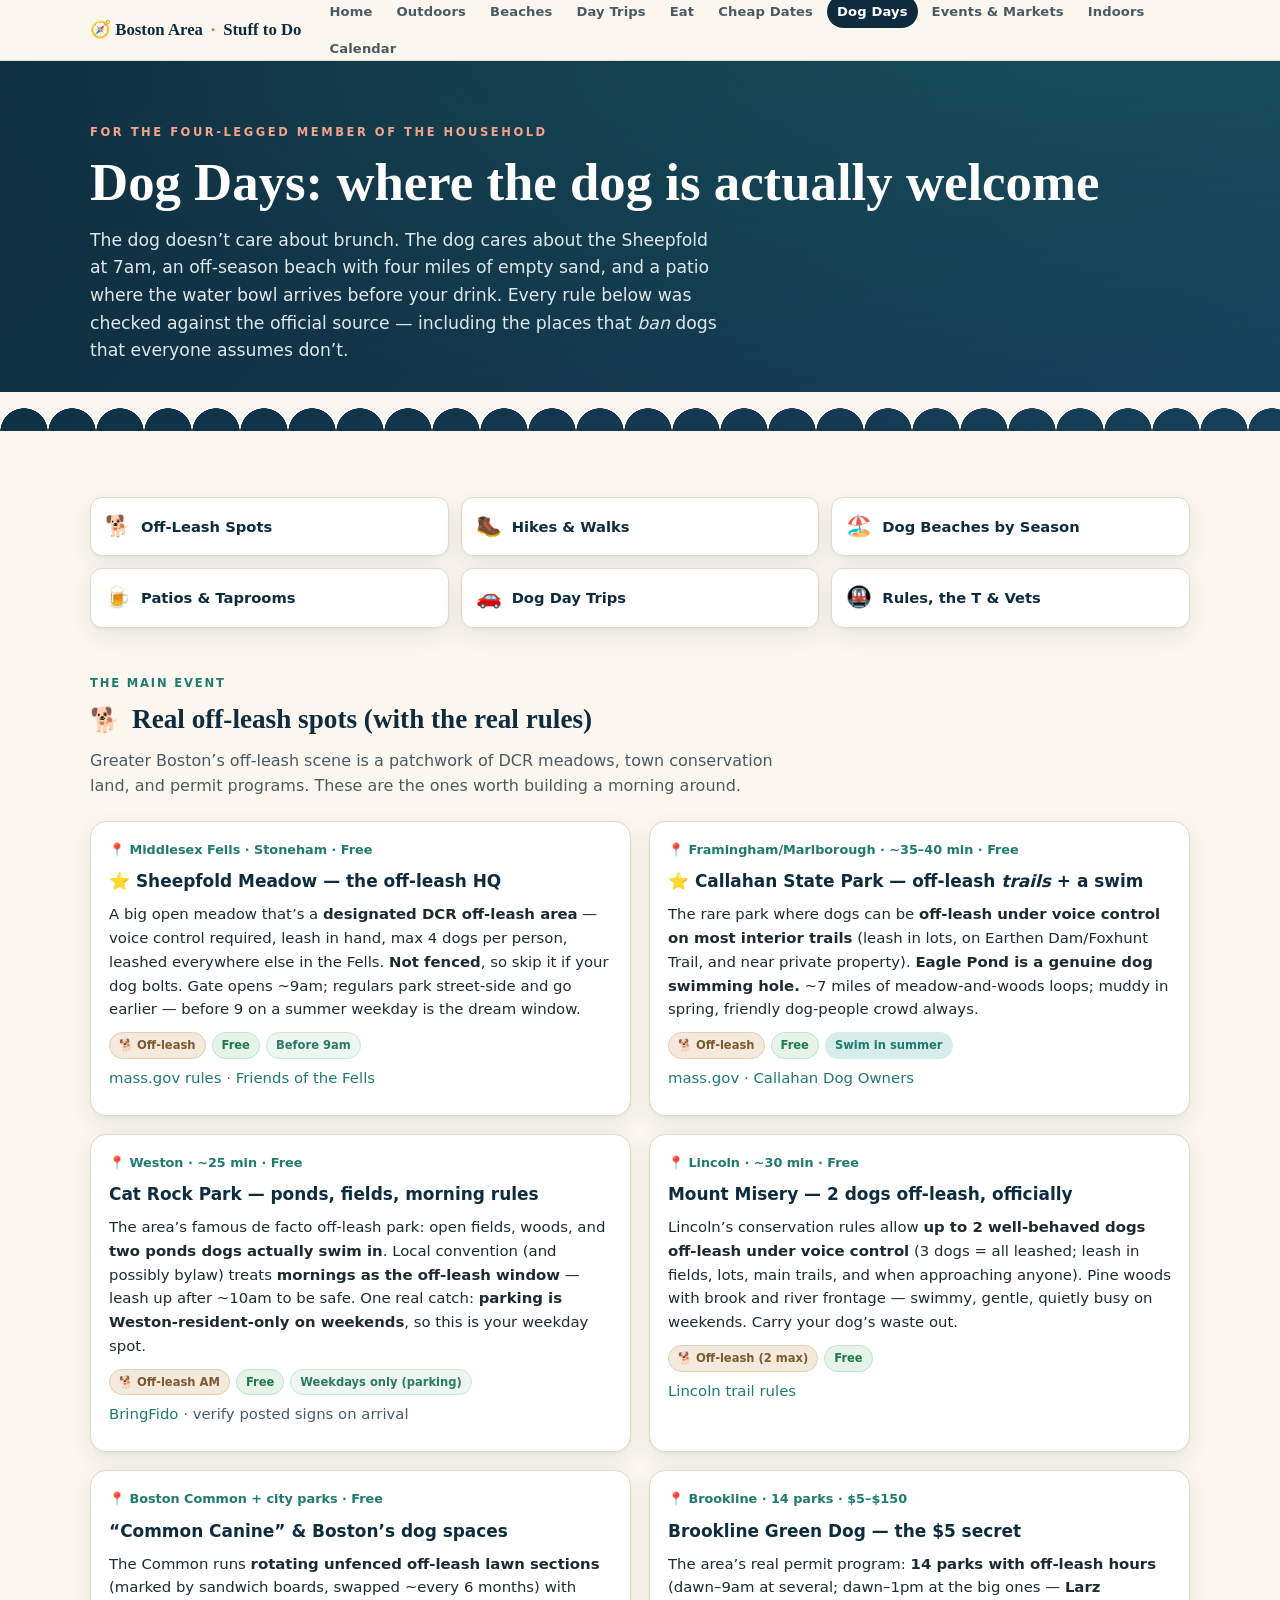
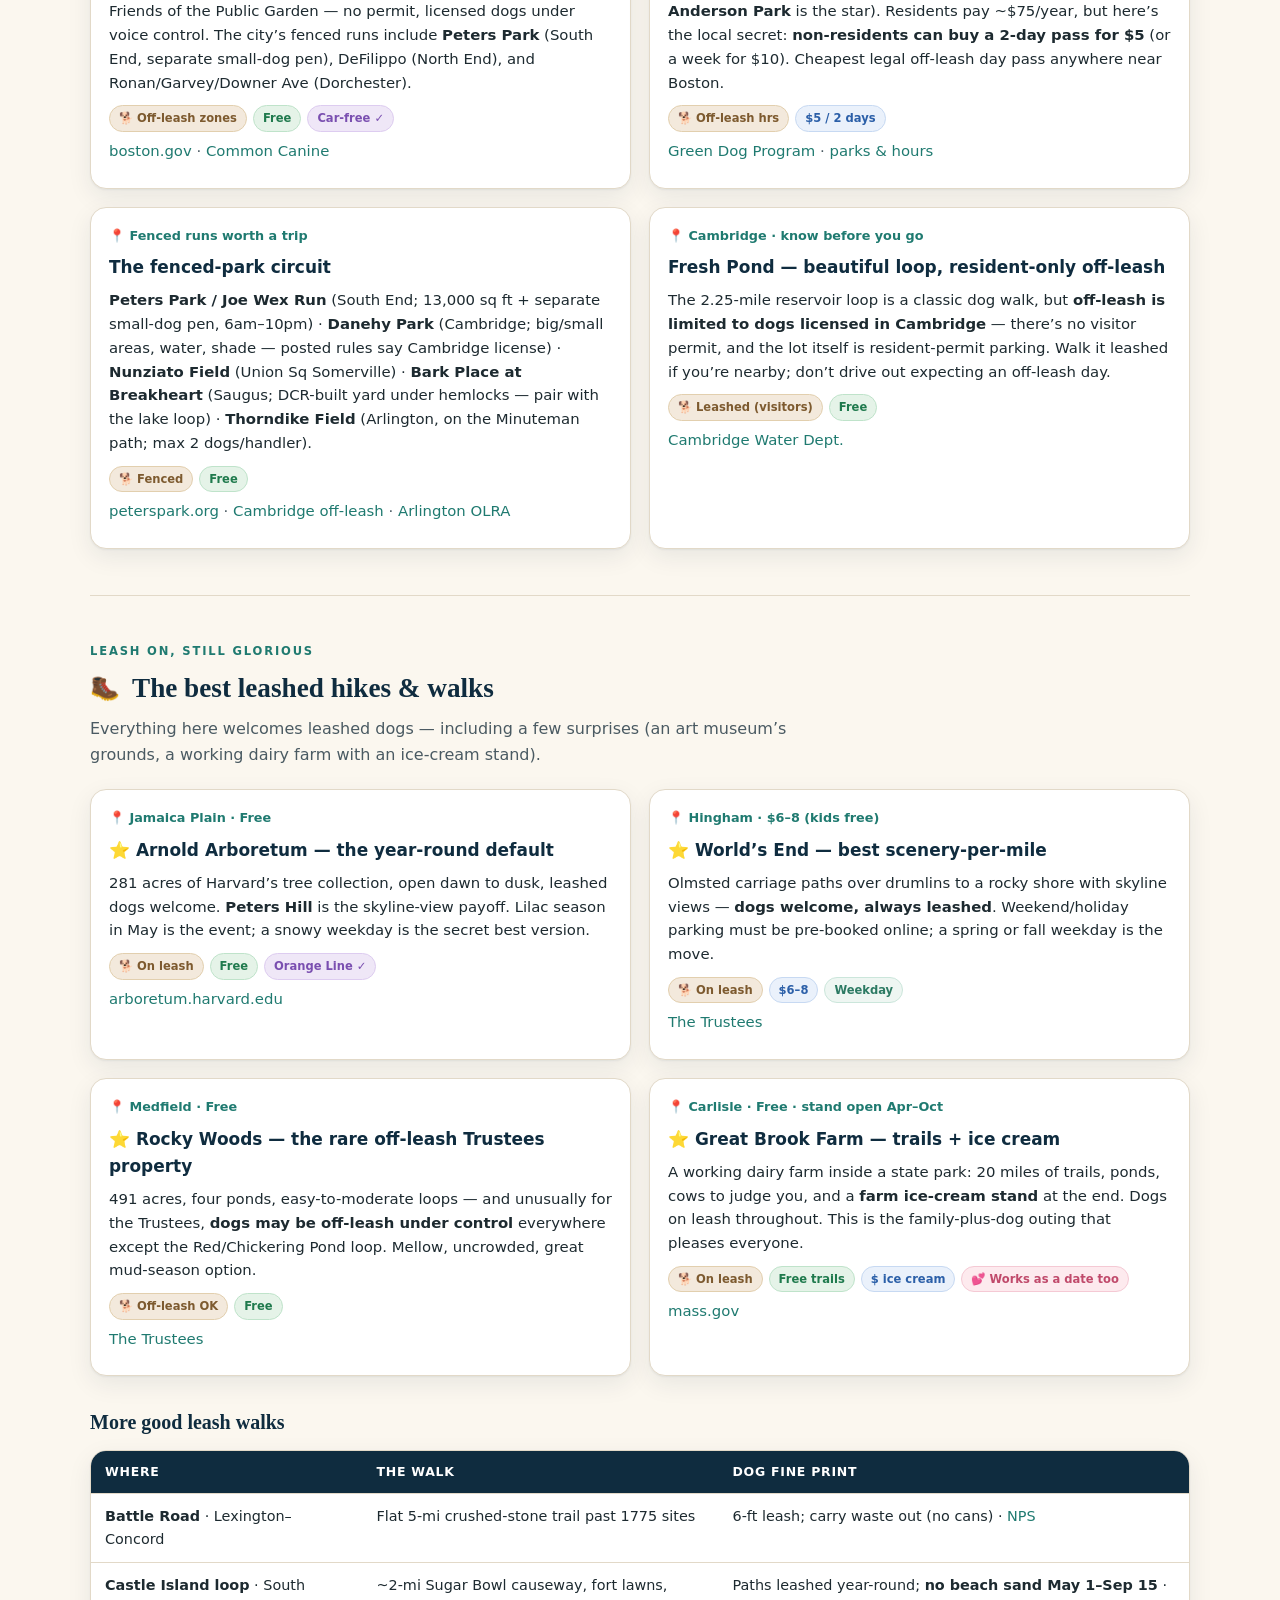
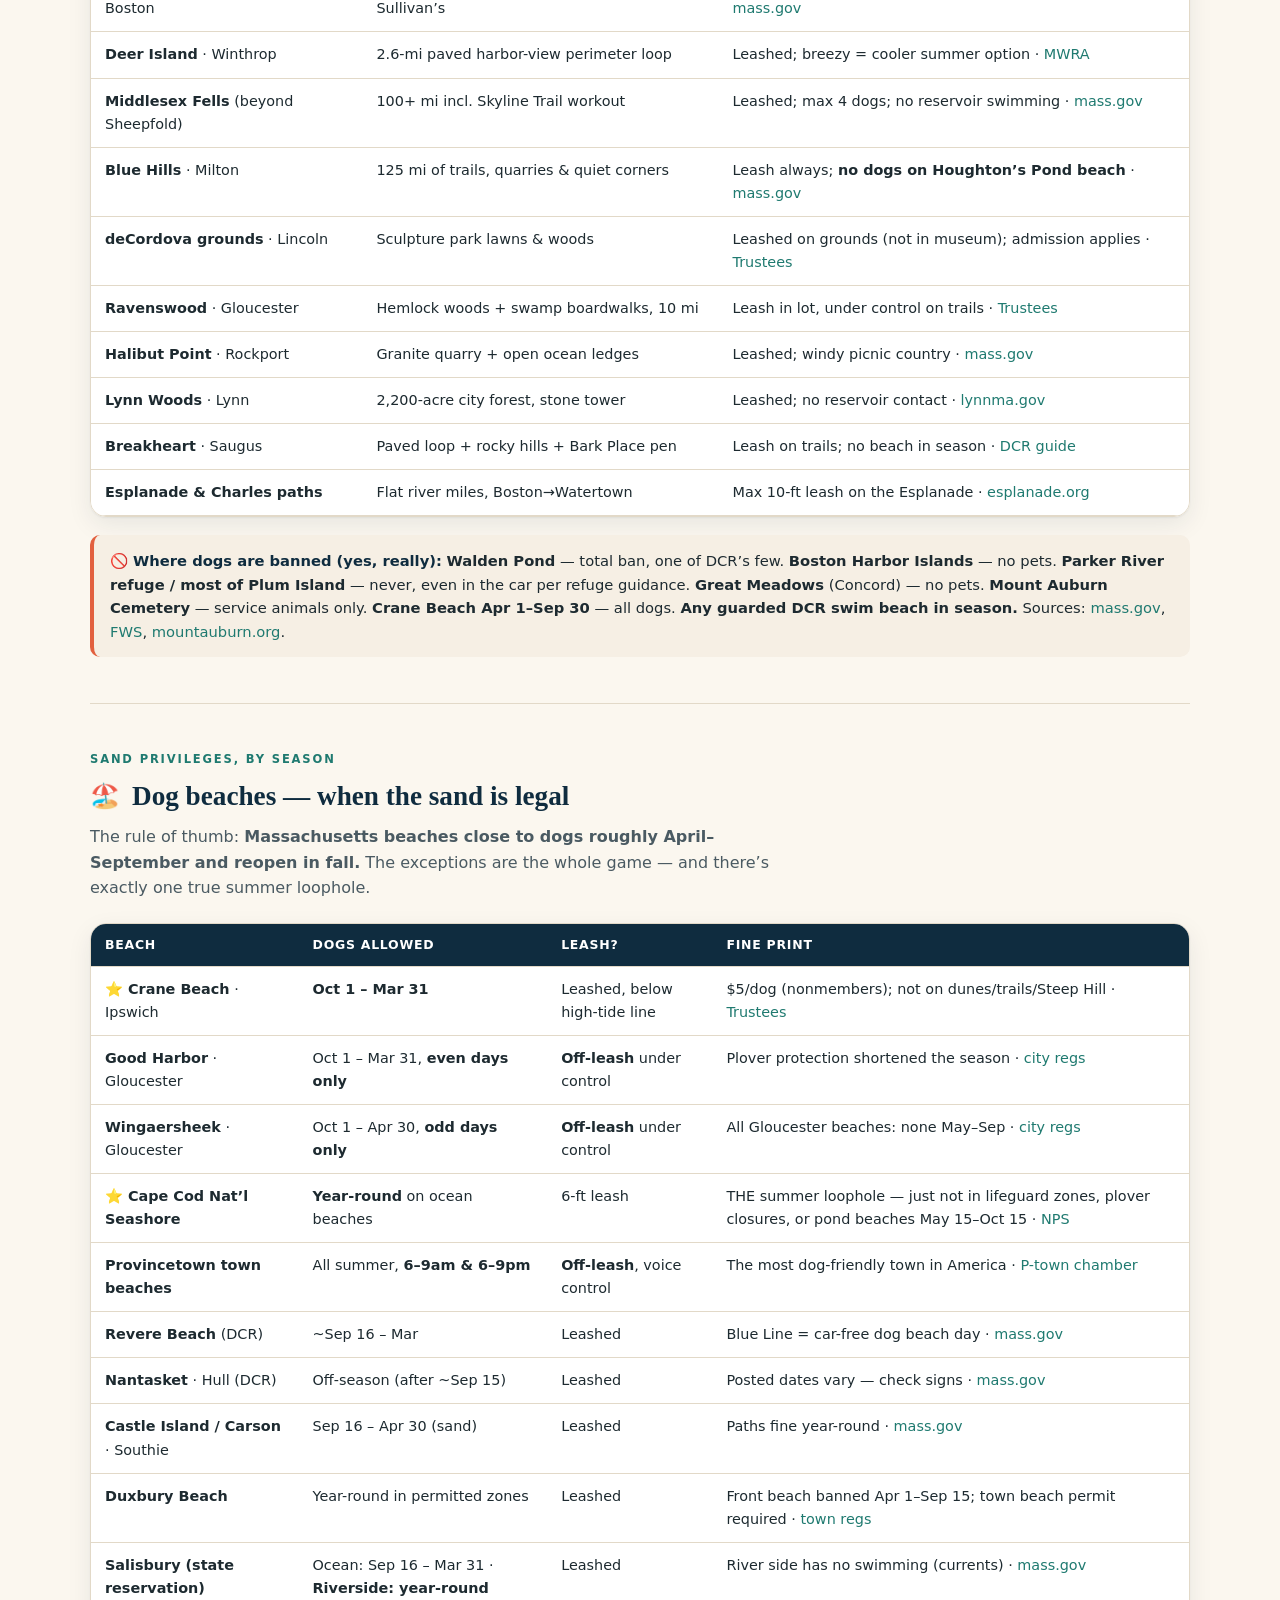
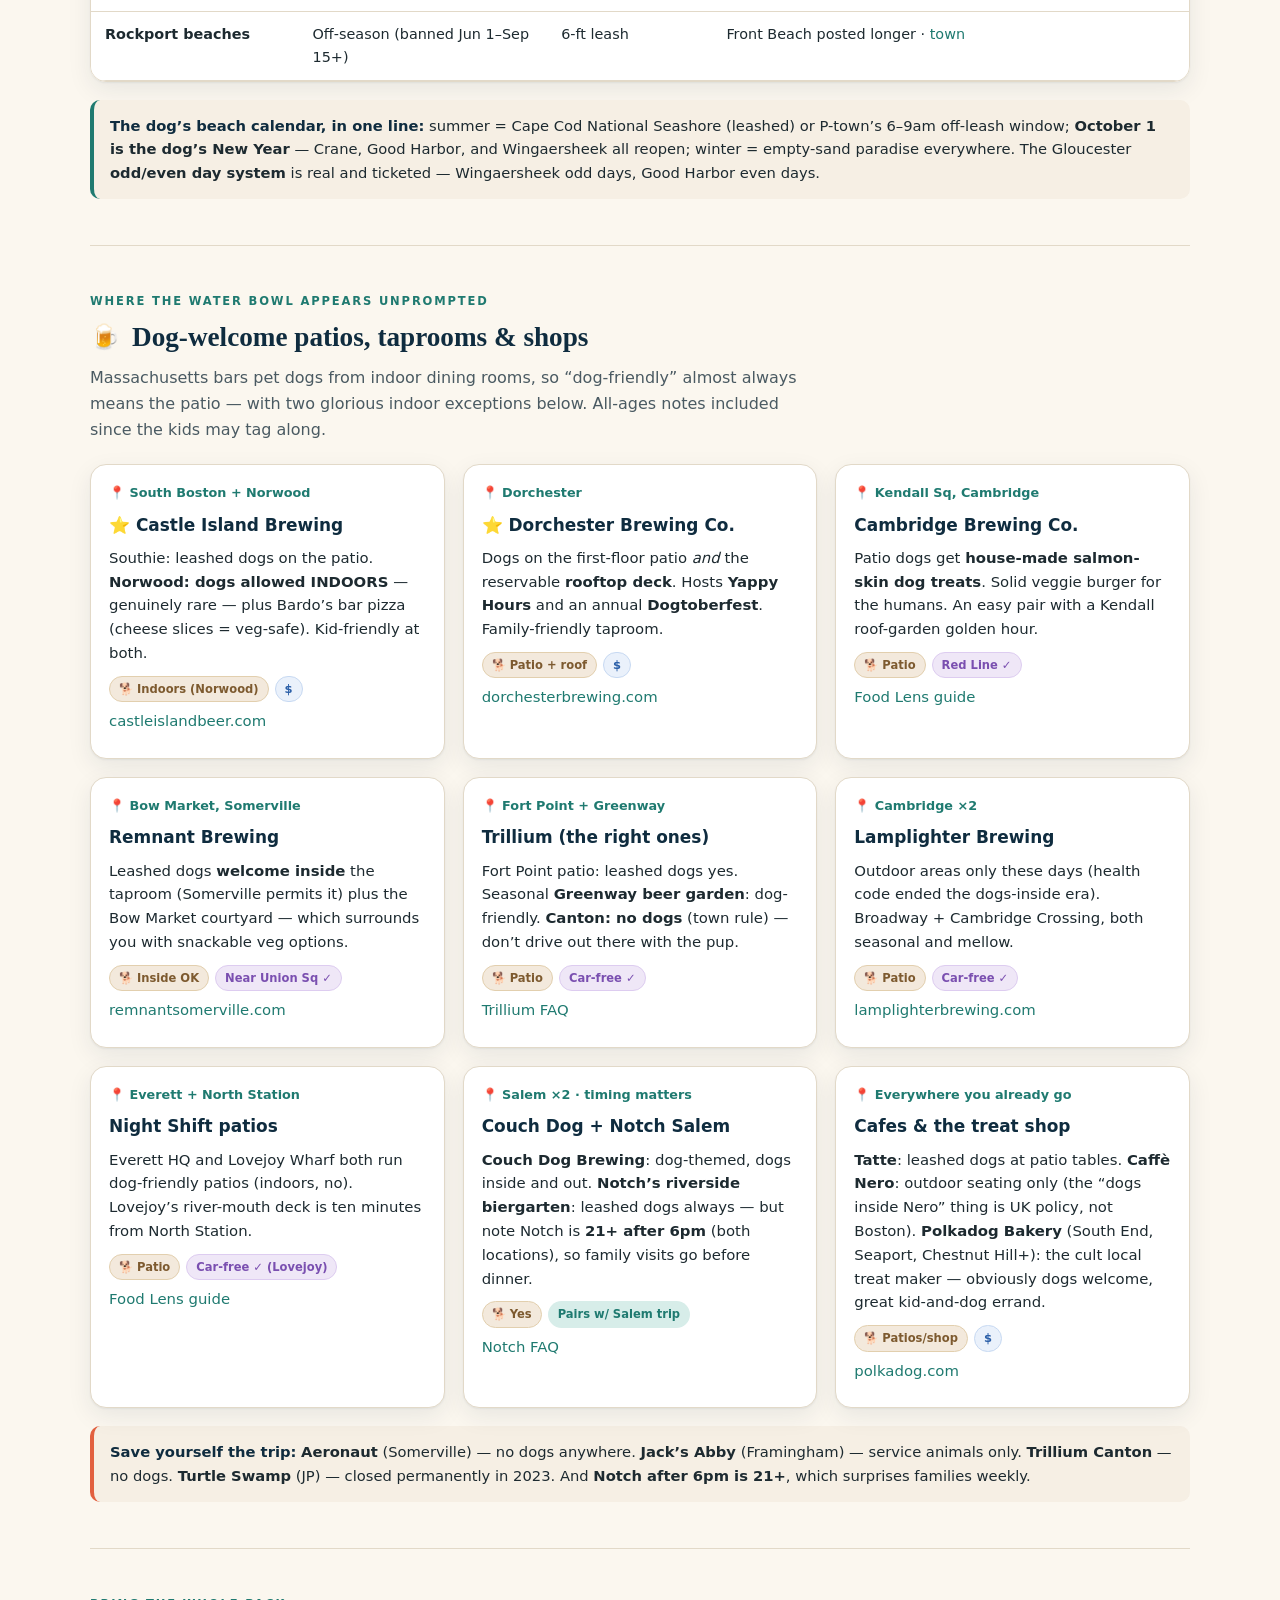
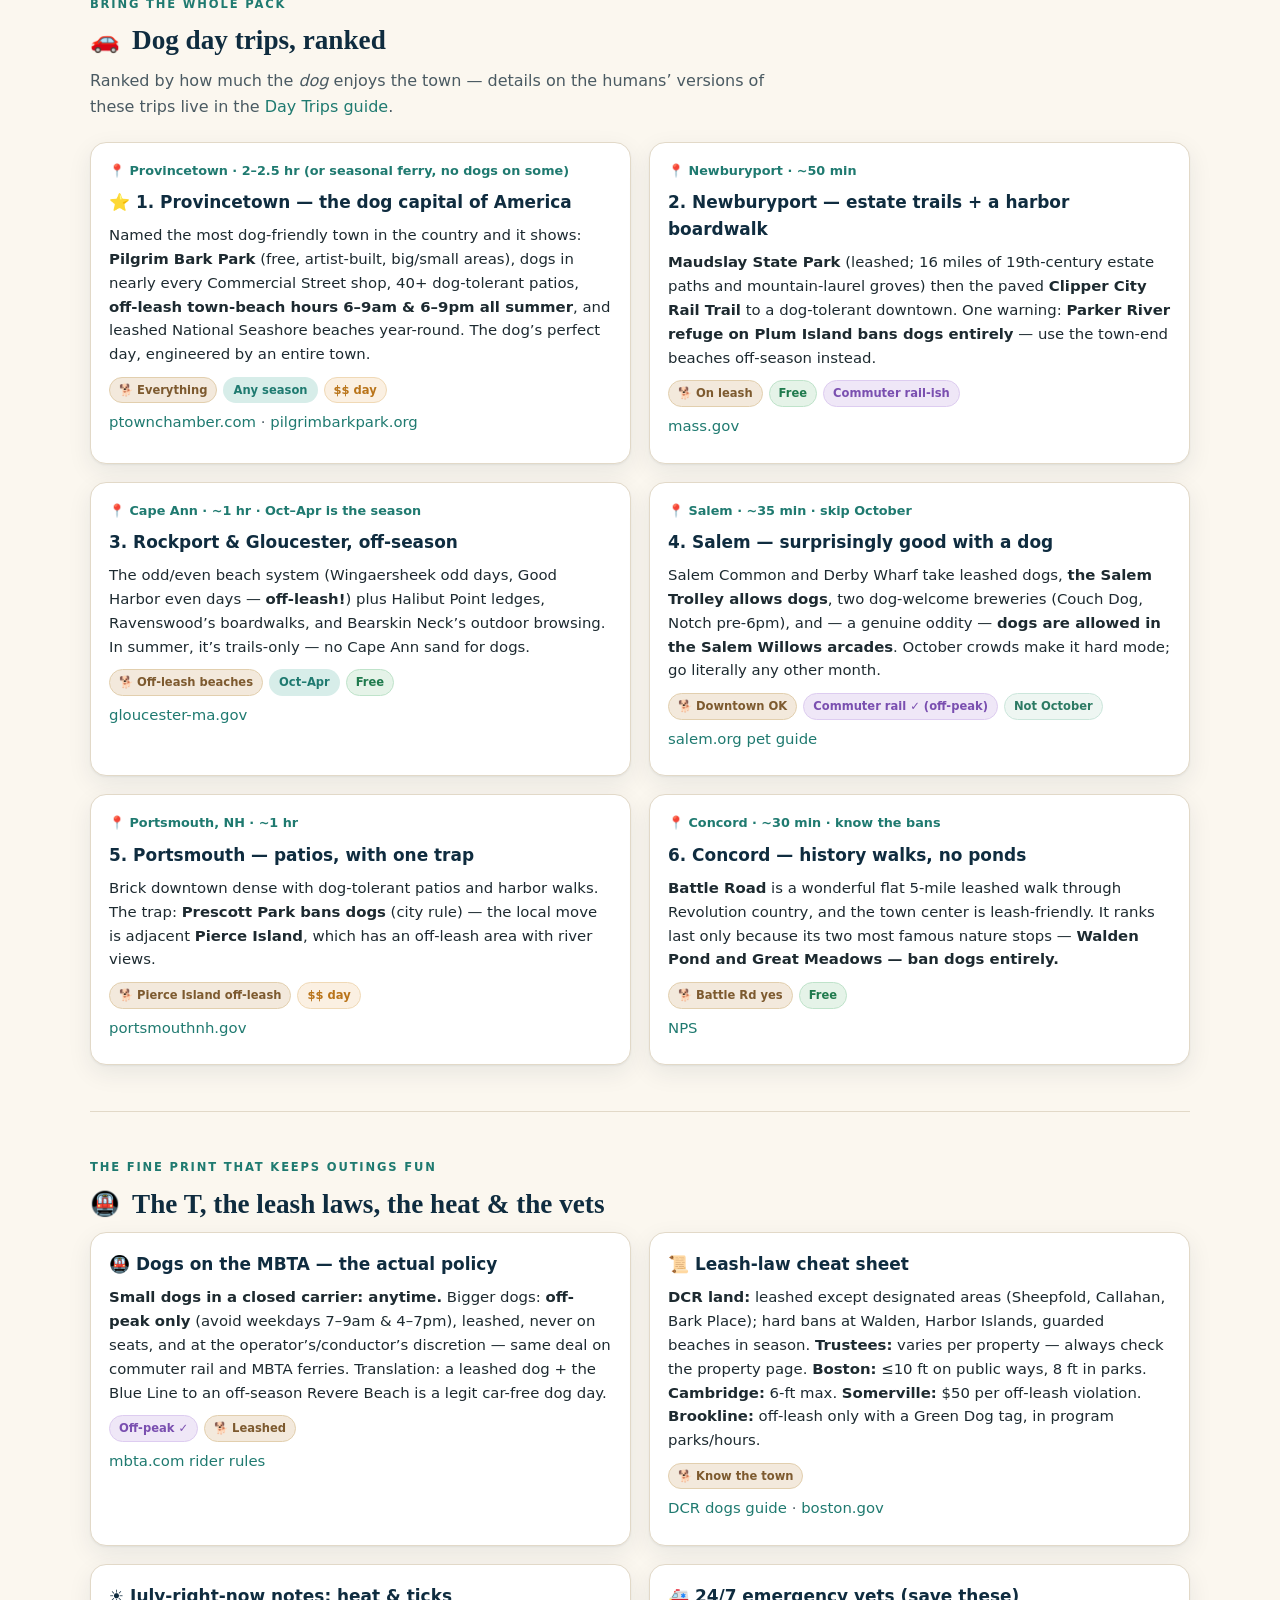
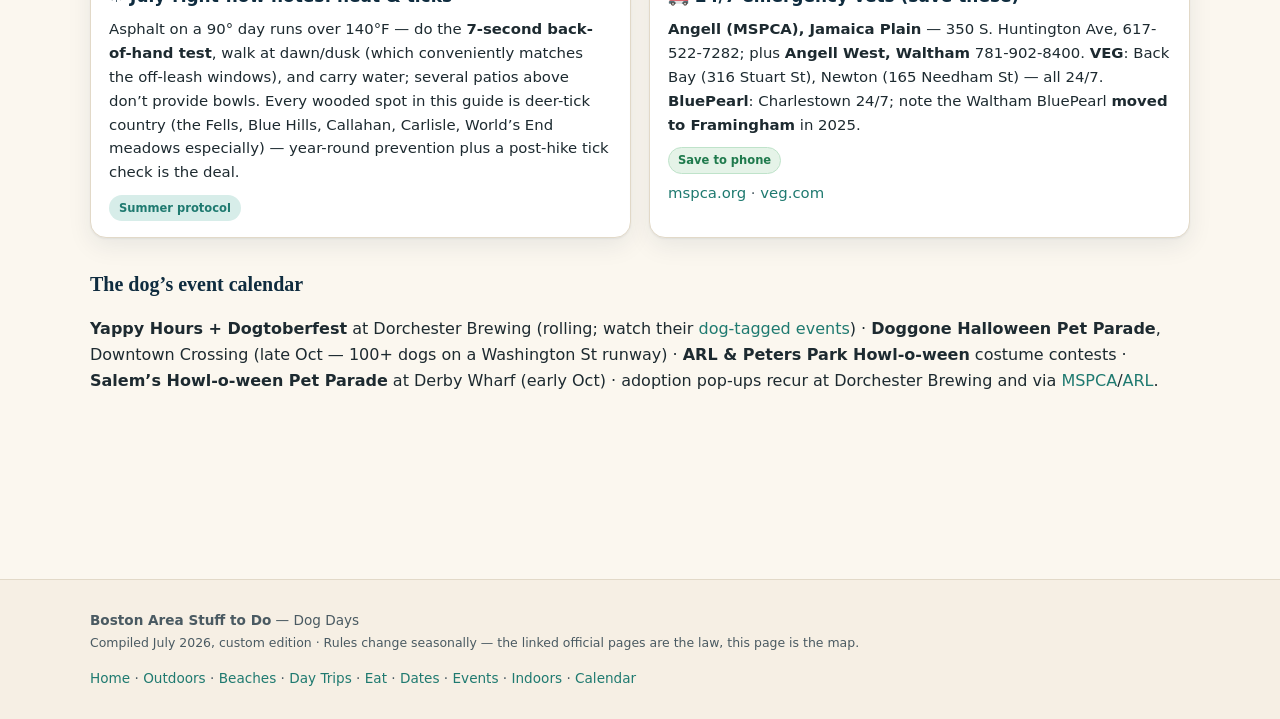
<file: boston-guide/dogs.html>
<!DOCTYPE html>
<html lang="en">
<head>
<meta charset="utf-8">
<meta name="viewport" content="width=device-width, initial-scale=1">
<title>Dog Days — Boston Area Stuff to Do</title>
<meta name="description" content="The dog's own guide to Greater Boston: real off-leash spots, beach rules by season, dog-welcome patios and taprooms, day-trip towns, MBTA pet rules, and emergency vets.">
<link rel="stylesheet" href="guide.css">
</head>
<body>
<header class="topbar">
  <div class="wrap">
    <a class="brand" href="index.html">🧭 Boston Area <span class="dot">·</span> Stuff to Do</a>
    <nav class="navlinks">
      <a href="index.html">Home</a>
      <a href="outdoor.html">Outdoors</a>
      <a href="beaches.html">Beaches</a>
      <a href="daytrips.html">Day Trips</a>
      <a href="restaurants.html">Eat</a>
      <a href="dates.html">Cheap Dates</a>
      <a href="dogs.html" class="active">Dog Days</a>
      <a href="events.html">Events &amp; Markets</a>
      <a href="indoor.html">Indoors</a>
      <a href="months.html">Calendar</a>
    </nav>
  </div>
</header>

<section class="hero">
  <div class="wrap">
    <p class="eyebrow">For the four-legged member of the household</p>
    <h1>Dog Days: where the dog is actually welcome</h1>
    <p>The dog doesn&rsquo;t care about brunch. The dog cares about the Sheepfold at 7am, an off-season beach with four miles of empty sand, and a patio where the water bowl arrives before your drink. Every rule below was checked against the official source &mdash; including the places that <em>ban</em> dogs that everyone assumes don&rsquo;t.</p>
  </div>
  <div class="wave"></div>
</section>

<main>
<div class="wrap">

  <nav class="toc">
    <a href="#offleash"><span class="ic">🐕</span> Off-Leash Spots</a>
    <a href="#hikes"><span class="ic">🥾</span> Hikes &amp; Walks</a>
    <a href="#beaches"><span class="ic">🏖️</span> Dog Beaches by Season</a>
    <a href="#patios"><span class="ic">🍺</span> Patios &amp; Taprooms</a>
    <a href="#daytrips"><span class="ic">🚗</span> Dog Day Trips</a>
    <a href="#logistics"><span class="ic">🚇</span> Rules, the T &amp; Vets</a>
  </nav>

  <!-- ============ OFF-LEASH ============ -->
  <section class="section" id="offleash">
    <p class="kicker">The main event</p>
    <h2><span class="ic">🐕</span> Real off-leash spots (with the real rules)</h2>
    <p class="lede">Greater Boston&rsquo;s off-leash scene is a patchwork of DCR meadows, town conservation land, and permit programs. These are the ones worth building a morning around.</p>

    <div class="grid cols-2">
      <div class="card">
        <div class="where">📍 Middlesex Fells · Stoneham · Free</div>
        <h4>⭐ Sheepfold Meadow — the off-leash HQ</h4>
        <p>A big open meadow that&rsquo;s a <b>designated DCR off-leash area</b> — voice control required, leash in hand, max 4 dogs per person, leashed everywhere else in the Fells. <b>Not fenced</b>, so skip it if your dog bolts. Gate opens ~9am; regulars park street-side and go earlier — before 9 on a summer weekday is the dream window.</p>
        <div class="meta"><span class="tag dog">🐕 Off-leash</span><span class="tag free">Free</span><span class="tag weekday">Before 9am</span></div>
        <p class="small"><a href="https://www.mass.gov/location-details/dogs-at-middlesex-fells-reservation">mass.gov rules</a> · <a href="https://www.friendsofthefells.org/pets/">Friends of the Fells</a></p>
      </div>
      <div class="card">
        <div class="where">📍 Framingham/Marlborough · ~35–40 min · Free</div>
        <h4>⭐ Callahan State Park — off-leash <em>trails</em> + a swim</h4>
        <p>The rare park where dogs can be <b>off-leash under voice control on most interior trails</b> (leash in lots, on Earthen Dam/Foxhunt Trail, and near private property). <b>Eagle Pond is a genuine dog swimming hole.</b> ~7 miles of meadow-and-woods loops; muddy in spring, friendly dog-people crowd always.</p>
        <div class="meta"><span class="tag dog">🐕 Off-leash</span><span class="tag free">Free</span><span class="tag season">Swim in summer</span></div>
        <p class="small"><a href="https://www.mass.gov/locations/callahan-state-park">mass.gov</a> · <a href="https://www.callahandogs.com/callahan-state-park/general-info-map/">Callahan Dog Owners</a></p>
      </div>
      <div class="card">
        <div class="where">📍 Weston · ~25 min · Free</div>
        <h4>Cat Rock Park — ponds, fields, morning rules</h4>
        <p>The area&rsquo;s famous de facto off-leash park: open fields, woods, and <b>two ponds dogs actually swim in</b>. Local convention (and possibly bylaw) treats <b>mornings as the off-leash window</b> — leash up after ~10am to be safe. One real catch: <b>parking is Weston-resident-only on weekends</b>, so this is your weekday spot.</p>
        <div class="meta"><span class="tag dog">🐕 Off-leash AM</span><span class="tag free">Free</span><span class="tag weekday">Weekdays only (parking)</span></div>
        <p class="small"><a href="https://www.bringfido.com/attraction/1526">BringFido</a> · verify posted signs on arrival</p>
      </div>
      <div class="card">
        <div class="where">📍 Lincoln · ~30 min · Free</div>
        <h4>Mount Misery — 2 dogs off-leash, officially</h4>
        <p>Lincoln&rsquo;s conservation rules allow <b>up to 2 well-behaved dogs off-leash under voice control</b> (3 dogs = all leashed; leash in fields, lots, main trails, and when approaching anyone). Pine woods with brook and river frontage — swimmy, gentle, quietly busy on weekends. Carry your dog&rsquo;s waste out.</p>
        <div class="meta"><span class="tag dog">🐕 Off-leash (2 max)</span><span class="tag free">Free</span></div>
        <p class="small"><a href="https://www.lincolntown.org/1381">Lincoln trail rules</a></p>
      </div>
      <div class="card">
        <div class="where">📍 Boston Common + city parks · Free</div>
        <h4>&ldquo;Common Canine&rdquo; &amp; Boston&rsquo;s dog spaces</h4>
        <p>The Common runs <b>rotating unfenced off-leash lawn sections</b> (marked by sandwich boards, swapped ~every 6 months) with Friends of the Public Garden — no permit, licensed dogs under voice control. The city&rsquo;s fenced runs include <b>Peters Park</b> (South End, separate small-dog pen), DeFilippo (North End), and Ronan/Garvey/Downer Ave (Dorchester).</p>
        <div class="meta"><span class="tag dog">🐕 Off-leash zones</span><span class="tag free">Free</span><span class="tag transit">Car-free ✓</span></div>
        <p class="small"><a href="https://www.boston.gov/departments/parks-and-recreation/dogs-and-boston-parks">boston.gov</a> · <a href="https://friendsofthepublicgarden.org/our-parks/the-common/common-canine/">Common Canine</a></p>
      </div>
      <div class="card">
        <div class="where">📍 Brookline · 14 parks · $5–$150</div>
        <h4>Brookline Green Dog — the $5 secret</h4>
        <p>The area&rsquo;s real permit program: <b>14 parks with off-leash hours</b> (dawn–9am at several; dawn–1pm at the big ones — <b>Larz Anderson Park</b> is the star). Residents pay ~$75/year, but here&rsquo;s the local secret: <b>non-residents can buy a 2-day pass for $5</b> (or a week for $10). Cheapest legal off-leash day pass anywhere near Boston.</p>
        <div class="meta"><span class="tag dog">🐕 Off-leash hrs</span><span class="tag cheap">$5 / 2 days</span></div>
        <p class="small"><a href="https://www.brooklinema.gov/752/Green-Dog-Program">Green Dog Program</a> · <a href="https://www.brooklinema.gov/1574/Participating-Parks-and-Off-Leash-Hours">parks &amp; hours</a></p>
      </div>
      <div class="card">
        <div class="where">📍 Fenced runs worth a trip</div>
        <h4>The fenced-park circuit</h4>
        <p><b>Peters Park / Joe Wex Run</b> (South End; 13,000 sq ft + separate small-dog pen, 6am–10pm) · <b>Danehy Park</b> (Cambridge; big/small areas, water, shade — posted rules say Cambridge license) · <b>Nunziato Field</b> (Union Sq Somerville) · <b>Bark Place at Breakheart</b> (Saugus; DCR-built yard under hemlocks — pair with the lake loop) · <b>Thorndike Field</b> (Arlington, on the Minuteman path; max 2 dogs/handler).</p>
        <div class="meta"><span class="tag dog">🐕 Fenced</span><span class="tag free">Free</span></div>
        <p class="small"><a href="https://www.peterspark.org/peters-park-dog-park">peterspark.org</a> · <a href="https://www.cambridgema.gov/cdd/parks/osplanning/offleash">Cambridge off-leash</a> · <a href="https://www.arlingtonma.gov/i-want-to/learn-about/dog-ownership/olra">Arlington OLRA</a></p>
      </div>
      <div class="card">
        <div class="where">📍 Cambridge · know before you go</div>
        <h4>Fresh Pond — beautiful loop, resident-only off-leash</h4>
        <p>The 2.25-mile reservoir loop is a classic dog walk, but <b>off-leash is limited to dogs licensed in Cambridge</b> — there&rsquo;s no visitor permit, and the lot itself is resident-permit parking. Walk it leashed if you&rsquo;re nearby; don&rsquo;t drive out expecting an off-leash day.</p>
        <div class="meta"><span class="tag dog">🐕 Leashed (visitors)</span><span class="tag free">Free</span></div>
        <p class="small"><a href="https://www.cambridgema.gov/water/freshpondreservation/dogregulations">Cambridge Water Dept.</a></p>
      </div>
    </div>
  </section>

  <hr class="divider">

  <!-- ============ HIKES ============ -->
  <section class="section" id="hikes">
    <p class="kicker">Leash on, still glorious</p>
    <h2><span class="ic">🥾</span> The best leashed hikes &amp; walks</h2>
    <p class="lede">Everything here welcomes leashed dogs &mdash; including a few surprises (an art museum&rsquo;s grounds, a working dairy farm with an ice-cream stand).</p>

    <div class="grid cols-2">
      <div class="card">
        <div class="where">📍 Jamaica Plain · Free</div>
        <h4>⭐ Arnold Arboretum — the year-round default</h4>
        <p>281 acres of Harvard&rsquo;s tree collection, open dawn to dusk, leashed dogs welcome. <b>Peters Hill</b> is the skyline-view payoff. Lilac season in May is the event; a snowy weekday is the secret best version.</p>
        <div class="meta"><span class="tag dog">🐕 On leash</span><span class="tag free">Free</span><span class="tag transit">Orange Line ✓</span></div>
        <p class="small"><a href="https://arboretum.harvard.edu/visit/visitor-tips-and-guidelines/">arboretum.harvard.edu</a></p>
      </div>
      <div class="card">
        <div class="where">📍 Hingham · $6–8 (kids free)</div>
        <h4>⭐ World&rsquo;s End — best scenery-per-mile</h4>
        <p>Olmsted carriage paths over drumlins to a rocky shore with skyline views — <b>dogs welcome, always leashed</b>. Weekend/holiday parking must be pre-booked online; a spring or fall weekday is the move.</p>
        <div class="meta"><span class="tag dog">🐕 On leash</span><span class="tag cheap">$6–8</span><span class="tag weekday">Weekday</span></div>
        <p class="small"><a href="https://thetrustees.org/place/worlds-end-hingham/">The Trustees</a></p>
      </div>
      <div class="card">
        <div class="where">📍 Medfield · Free</div>
        <h4>⭐ Rocky Woods — the rare off-leash Trustees property</h4>
        <p>491 acres, four ponds, easy-to-moderate loops — and unusually for the Trustees, <b>dogs may be off-leash under control</b> everywhere except the Red/Chickering Pond loop. Mellow, uncrowded, great mud-season option.</p>
        <div class="meta"><span class="tag dog">🐕 Off-leash OK</span><span class="tag free">Free</span></div>
        <p class="small"><a href="https://thetrustees.org/place/rocky-woods/">The Trustees</a></p>
      </div>
      <div class="card">
        <div class="where">📍 Carlisle · Free · stand open Apr–Oct</div>
        <h4>⭐ Great Brook Farm — trails + ice cream</h4>
        <p>A working dairy farm inside a state park: 20 miles of trails, ponds, cows to judge you, and a <b>farm ice-cream stand</b> at the end. Dogs on leash throughout. This is the family-plus-dog outing that pleases everyone.</p>
        <div class="meta"><span class="tag dog">🐕 On leash</span><span class="tag free">Free trails</span><span class="tag cheap">$ ice cream</span><span class="tag date">💕 Works as a date too</span></div>
        <p class="small"><a href="https://www.mass.gov/locations/great-brook-farm-state-park">mass.gov</a></p>
      </div>
    </div>

    <h3>More good leash walks</h3>
    <div class="tablewrap">
      <table>
        <thead><tr><th>Where</th><th>The walk</th><th>Dog fine print</th></tr></thead>
        <tbody>
          <tr><td><b>Battle Road</b> · Lexington–Concord</td><td>Flat 5-mi crushed-stone trail past 1775 sites</td><td>6-ft leash; carry waste out (no cans) · <a href="https://www.nps.gov/thingstodo/hike-the-battle-road-trail.htm">NPS</a></td></tr>
          <tr><td><b>Castle Island loop</b> · South Boston</td><td>~2-mi Sugar Bowl causeway, fort lawns, Sullivan&rsquo;s</td><td>Paths leashed year-round; <b>no beach sand May 1–Sep 15</b> · <a href="https://www.mass.gov/locations/castle-island-pleasure-bay-m-street-beach-and-carson-beach">mass.gov</a></td></tr>
          <tr><td><b>Deer Island</b> · Winthrop</td><td>2.6-mi paved harbor-view perimeter loop</td><td>Leashed; breezy = cooler summer option · <a href="https://www.mwra.com/your-sewer-system/sewer-treatment-facilities/deer-island-wastewater-treatment-plant/deer-island">MWRA</a></td></tr>
          <tr><td><b>Middlesex Fells</b> (beyond Sheepfold)</td><td>100+ mi incl. Skyline Trail workout</td><td>Leashed; max 4 dogs; no reservoir swimming · <a href="https://www.mass.gov/location-details/dogs-at-middlesex-fells-reservation">mass.gov</a></td></tr>
          <tr><td><b>Blue Hills</b> · Milton</td><td>125 mi of trails, quarries &amp; quiet corners</td><td>Leash always; <b>no dogs on Houghton&rsquo;s Pond beach</b> · <a href="https://www.mass.gov/locations/blue-hills-reservation">mass.gov</a></td></tr>
          <tr><td><b>deCordova grounds</b> · Lincoln</td><td>Sculpture park lawns &amp; woods</td><td>Leashed on grounds (not in museum); admission applies · <a href="https://thetrustees.org/place/decordova/">Trustees</a></td></tr>
          <tr><td><b>Ravenswood</b> · Gloucester</td><td>Hemlock woods + swamp boardwalks, 10 mi</td><td>Leash in lot, under control on trails · <a href="https://thetrustees.org/place/ravenswood-park/">Trustees</a></td></tr>
          <tr><td><b>Halibut Point</b> · Rockport</td><td>Granite quarry + open ocean ledges</td><td>Leashed; windy picnic country · <a href="https://www.mass.gov/locations/halibut-point-state-park">mass.gov</a></td></tr>
          <tr><td><b>Lynn Woods</b> · Lynn</td><td>2,200-acre city forest, stone tower</td><td>Leashed; no reservoir contact · <a href="https://www.lynnma.gov/">lynnma.gov</a></td></tr>
          <tr><td><b>Breakheart</b> · Saugus</td><td>Paved loop + rocky hills + Bark Place pen</td><td>Leash on trails; no beach in season · <a href="https://www.mass.gov/guides/dogs-in-dcr-parks">DCR guide</a></td></tr>
          <tr><td><b>Esplanade &amp; Charles paths</b></td><td>Flat river miles, Boston→Watertown</td><td>Max 10-ft leash on the Esplanade · <a href="https://esplanade.org/the-esplanade/park-rules/">esplanade.org</a></td></tr>
        </tbody>
      </table>
    </div>

    <div class="callout">
      <strong>🚫 Where dogs are banned (yes, really):</strong> <b>Walden Pond</b> — total ban, one of DCR&rsquo;s few. <b>Boston Harbor Islands</b> — no pets. <b>Parker River refuge / most of Plum Island</b> — never, even in the car per refuge guidance. <b>Great Meadows</b> (Concord) — no pets. <b>Mount Auburn Cemetery</b> — service animals only. <b>Crane Beach Apr 1–Sep 30</b> — all dogs. <b>Any guarded DCR swim beach in season.</b> Sources: <a href="https://www.mass.gov/locations/walden-pond-state-reservation">mass.gov</a>, <a href="https://www.fws.gov/refuge/parker-river/visit-us/rules-policies">FWS</a>, <a href="https://mountauburn.org/visit/">mountauburn.org</a>.
    </div>
  </section>

  <hr class="divider">

  <!-- ============ DOG BEACHES ============ -->
  <section class="section" id="beaches">
    <p class="kicker">Sand privileges, by season</p>
    <h2><span class="ic">🏖️</span> Dog beaches — when the sand is legal</h2>
    <p class="lede">The rule of thumb: <b>Massachusetts beaches close to dogs roughly April–September and reopen in fall.</b> The exceptions are the whole game &mdash; and there&rsquo;s exactly one true summer loophole.</p>

    <div class="tablewrap">
      <table>
        <thead><tr><th>Beach</th><th>Dogs allowed</th><th>Leash?</th><th>Fine print</th></tr></thead>
        <tbody>
          <tr><td><b>⭐ Crane Beach</b> · Ipswich</td><td><b>Oct 1 – Mar 31</b></td><td>Leashed, below high-tide line</td><td>$5/dog (nonmembers); not on dunes/trails/Steep Hill · <a href="https://thetrustees.org/place/crane-beach-on-the-crane-estate/">Trustees</a></td></tr>
          <tr><td><b>Good Harbor</b> · Gloucester</td><td>Oct 1 – Mar 31, <b>even days only</b></td><td><b>Off-leash</b> under control</td><td>Plover protection shortened the season · <a href="https://gloucester-ma.gov/996/Dog-Regulations">city regs</a></td></tr>
          <tr><td><b>Wingaersheek</b> · Gloucester</td><td>Oct 1 – Apr 30, <b>odd days only</b></td><td><b>Off-leash</b> under control</td><td>All Gloucester beaches: none May–Sep · <a href="https://gloucester-ma.gov/996/Dog-Regulations">city regs</a></td></tr>
          <tr><td><b>⭐ Cape Cod Nat&rsquo;l Seashore</b></td><td><b>Year-round</b> on ocean beaches</td><td>6-ft leash</td><td>THE summer loophole — just not in lifeguard zones, plover closures, or pond beaches May 15–Oct 15 · <a href="https://www.nps.gov/caco/planyourvisit/pets.htm">NPS</a></td></tr>
          <tr><td><b>Provincetown town beaches</b></td><td>All summer, <b>6–9am &amp; 6–9pm</b></td><td><b>Off-leash</b>, voice control</td><td>The most dog-friendly town in America · <a href="https://ptownchamber.com/pet-information/">P-town chamber</a></td></tr>
          <tr><td><b>Revere Beach</b> (DCR)</td><td>~Sep 16 – Mar</td><td>Leashed</td><td>Blue Line = car-free dog beach day · <a href="https://www.mass.gov/locations/revere-beach-reservation">mass.gov</a></td></tr>
          <tr><td><b>Nantasket</b> · Hull (DCR)</td><td>Off-season (after ~Sep 15)</td><td>Leashed</td><td>Posted dates vary — check signs · <a href="https://www.mass.gov/locations/nantasket-beach-reservation">mass.gov</a></td></tr>
          <tr><td><b>Castle Island / Carson</b> · Southie</td><td>Sep 16 – Apr 30 (sand)</td><td>Leashed</td><td>Paths fine year-round · <a href="https://www.mass.gov/locations/castle-island-pleasure-bay-m-street-beach-and-carson-beach">mass.gov</a></td></tr>
          <tr><td><b>Duxbury Beach</b></td><td>Year-round in permitted zones</td><td>Leashed</td><td>Front beach banned Apr 1–Sep 15; town beach permit required · <a href="https://www.town.duxbury.ma.us/beach-operations/files/duxbury-beach-special-dog-regulations">town regs</a></td></tr>
          <tr><td><b>Salisbury (state reservation)</b></td><td>Ocean: Sep 16 – Mar 31 · <b>Riverside: year-round</b></td><td>Leashed</td><td>River side has no swimming (currents) · <a href="https://www.mass.gov/locations/salisbury-beach-state-reservation">mass.gov</a></td></tr>
          <tr><td><b>Rockport beaches</b></td><td>Off-season (banned Jun 1–Sep 15+)</td><td>6-ft leash</td><td>Front Beach posted longer · <a href="https://www.rockportma.gov/206/Parks-Grounds-Beaches-Division">town</a></td></tr>
        </tbody>
      </table>
    </div>

    <div class="callout tip">
      <strong>The dog&rsquo;s beach calendar, in one line:</strong> summer = Cape Cod National Seashore (leashed) or P-town&rsquo;s 6–9am off-leash window; <b>October 1 is the dog&rsquo;s New Year</b> — Crane, Good Harbor, and Wingaersheek all reopen; winter = empty-sand paradise everywhere. The Gloucester <b>odd/even day system</b> is real and ticketed — Wingaersheek odd days, Good Harbor even days.
    </div>
  </section>

  <hr class="divider">

  <!-- ============ PATIOS ============ -->
  <section class="section" id="patios">
    <p class="kicker">Where the water bowl appears unprompted</p>
    <h2><span class="ic">🍺</span> Dog-welcome patios, taprooms &amp; shops</h2>
    <p class="lede">Massachusetts bars pet dogs from indoor dining rooms, so &ldquo;dog-friendly&rdquo; almost always means the patio &mdash; with two glorious indoor exceptions below. All-ages notes included since the kids may tag along.</p>

    <div class="grid cols-3">
      <div class="card">
        <div class="where">📍 South Boston + Norwood</div>
        <h4>⭐ Castle Island Brewing</h4>
        <p>Southie: leashed dogs on the patio. <b>Norwood: dogs allowed INDOORS</b> — genuinely rare — plus Bardo&rsquo;s bar pizza (cheese slices = veg-safe). Kid-friendly at both.</p>
        <div class="meta"><span class="tag dog">🐕 Indoors (Norwood)</span><span class="tag cheap">$</span></div>
        <p class="small"><a href="https://www.castleislandbeer.com/southie">castleislandbeer.com</a></p>
      </div>
      <div class="card">
        <div class="where">📍 Dorchester</div>
        <h4>⭐ Dorchester Brewing Co.</h4>
        <p>Dogs on the first-floor patio <em>and</em> the reservable <b>rooftop deck</b>. Hosts <b>Yappy Hours</b> and an annual <b>Dogtoberfest</b>. Family-friendly taproom.</p>
        <div class="meta"><span class="tag dog">🐕 Patio + roof</span><span class="tag cheap">$</span></div>
        <p class="small"><a href="https://www.dorchesterbrewing.com/our-tap-room/">dorchesterbrewing.com</a></p>
      </div>
      <div class="card">
        <div class="where">📍 Kendall Sq, Cambridge</div>
        <h4>Cambridge Brewing Co.</h4>
        <p>Patio dogs get <b>house-made salmon-skin dog treats</b>. Solid veggie burger for the humans. An easy pair with a Kendall roof-garden golden hour.</p>
        <div class="meta"><span class="tag dog">🐕 Patio</span><span class="tag transit">Red Line ✓</span></div>
        <p class="small"><a href="https://www.thefoodlens.com/boston/sides/guide/where-to-find-dog-friendly-patios-beyond-boston/">Food Lens guide</a></p>
      </div>
      <div class="card">
        <div class="where">📍 Bow Market, Somerville</div>
        <h4>Remnant Brewing</h4>
        <p>Leashed dogs <b>welcome inside</b> the taproom (Somerville permits it) plus the Bow Market courtyard — which surrounds you with snackable veg options.</p>
        <div class="meta"><span class="tag dog">🐕 Inside OK</span><span class="tag transit">Near Union Sq ✓</span></div>
        <p class="small"><a href="https://www.remnantsomerville.com/visit">remnantsomerville.com</a></p>
      </div>
      <div class="card">
        <div class="where">📍 Fort Point + Greenway</div>
        <h4>Trillium (the right ones)</h4>
        <p>Fort Point patio: leashed dogs yes. Seasonal <b>Greenway beer garden</b>: dog-friendly. <b>Canton: no dogs</b> (town rule) — don&rsquo;t drive out there with the pup.</p>
        <div class="meta"><span class="tag dog">🐕 Patio</span><span class="tag transit">Car-free ✓</span></div>
        <p class="small"><a href="https://trilliumbrewing.com/pages/faq">Trillium FAQ</a></p>
      </div>
      <div class="card">
        <div class="where">📍 Cambridge ×2</div>
        <h4>Lamplighter Brewing</h4>
        <p>Outdoor areas only these days (health code ended the dogs-inside era). Broadway + Cambridge Crossing, both seasonal and mellow.</p>
        <div class="meta"><span class="tag dog">🐕 Patio</span><span class="tag transit">Car-free ✓</span></div>
        <p class="small"><a href="https://lamplighterbrewing.com/pages/faqs">lamplighterbrewing.com</a></p>
      </div>
      <div class="card">
        <div class="where">📍 Everett + North Station</div>
        <h4>Night Shift patios</h4>
        <p>Everett HQ and Lovejoy Wharf both run dog-friendly patios (indoors, no). Lovejoy&rsquo;s river-mouth deck is ten minutes from North Station.</p>
        <div class="meta"><span class="tag dog">🐕 Patio</span><span class="tag transit">Car-free ✓ (Lovejoy)</span></div>
        <p class="small"><a href="https://www.thefoodlens.com/boston/sides/guide/where-to-find-dog-friendly-patios-beyond-boston/">Food Lens guide</a></p>
      </div>
      <div class="card">
        <div class="where">📍 Salem ×2 · timing matters</div>
        <h4>Couch Dog + Notch Salem</h4>
        <p><b>Couch Dog Brewing</b>: dog-themed, dogs inside and out. <b>Notch&rsquo;s riverside biergarten</b>: leashed dogs always — but note Notch is <b>21+ after 6pm</b> (both locations), so family visits go before dinner.</p>
        <div class="meta"><span class="tag dog">🐕 Yes</span><span class="tag season">Pairs w/ Salem trip</span></div>
        <p class="small"><a href="https://www.notchbrewing.com/faqs">Notch FAQ</a></p>
      </div>
      <div class="card">
        <div class="where">📍 Everywhere you already go</div>
        <h4>Cafes &amp; the treat shop</h4>
        <p><b>Tatte</b>: leashed dogs at patio tables. <b>Caffè Nero</b>: outdoor seating only (the &ldquo;dogs inside Nero&rdquo; thing is UK policy, not Boston). <b>Polkadog Bakery</b> (South End, Seaport, Chestnut Hill+): the cult local treat maker — obviously dogs welcome, great kid-and-dog errand.</p>
        <div class="meta"><span class="tag dog">🐕 Patios/shop</span><span class="tag cheap">$</span></div>
        <p class="small"><a href="https://www.polkadog.com/pages/bakeries">polkadog.com</a></p>
      </div>
    </div>

    <div class="callout">
      <strong>Save yourself the trip:</strong> <b>Aeronaut</b> (Somerville) — no dogs anywhere. <b>Jack&rsquo;s Abby</b> (Framingham) — service animals only. <b>Trillium Canton</b> — no dogs. <b>Turtle Swamp</b> (JP) — closed permanently in 2023. And <b>Notch after 6pm is 21+</b>, which surprises families weekly.
    </div>
  </section>

  <hr class="divider">

  <!-- ============ DAY TRIPS ============ -->
  <section class="section" id="daytrips">
    <p class="kicker">Bring the whole pack</p>
    <h2><span class="ic">🚗</span> Dog day trips, ranked</h2>
    <p class="lede">Ranked by how much the <em>dog</em> enjoys the town &mdash; details on the humans&rsquo; versions of these trips live in the <a href="daytrips.html">Day Trips guide</a>.</p>

    <div class="grid cols-2">
      <div class="card">
        <div class="where">📍 Provincetown · 2–2.5 hr (or seasonal ferry, no dogs on some)</div>
        <h4>⭐ 1. Provincetown — the dog capital of America</h4>
        <p>Named the most dog-friendly town in the country and it shows: <b>Pilgrim Bark Park</b> (free, artist-built, big/small areas), dogs in nearly every Commercial Street shop, 40+ dog-tolerant patios, <b>off-leash town-beach hours 6–9am &amp; 6–9pm all summer</b>, and leashed National Seashore beaches year-round. The dog&rsquo;s perfect day, engineered by an entire town.</p>
        <div class="meta"><span class="tag dog">🐕 Everything</span><span class="tag season">Any season</span><span class="tag mod">$$ day</span></div>
        <p class="small"><a href="https://ptownchamber.com/pet-information/">ptownchamber.com</a> · <a href="https://pilgrimbarkpark.org/">pilgrimbarkpark.org</a></p>
      </div>
      <div class="card">
        <div class="where">📍 Newburyport · ~50 min</div>
        <h4>2. Newburyport — estate trails + a harbor boardwalk</h4>
        <p><b>Maudslay State Park</b> (leashed; 16 miles of 19th-century estate paths and mountain-laurel groves) then the paved <b>Clipper City Rail Trail</b> to a dog-tolerant downtown. One warning: <b>Parker River refuge on Plum Island bans dogs entirely</b> — use the town-end beaches off-season instead.</p>
        <div class="meta"><span class="tag dog">🐕 On leash</span><span class="tag free">Free</span><span class="tag transit">Commuter rail-ish</span></div>
        <p class="small"><a href="https://www.mass.gov/locations/maudslay-state-park">mass.gov</a></p>
      </div>
      <div class="card">
        <div class="where">📍 Cape Ann · ~1 hr · Oct–Apr is the season</div>
        <h4>3. Rockport &amp; Gloucester, off-season</h4>
        <p>The odd/even beach system (Wingaersheek odd days, Good Harbor even days — <b>off-leash!</b>) plus Halibut Point ledges, Ravenswood&rsquo;s boardwalks, and Bearskin Neck&rsquo;s outdoor browsing. In summer, it&rsquo;s trails-only — no Cape Ann sand for dogs.</p>
        <div class="meta"><span class="tag dog">🐕 Off-leash beaches</span><span class="tag season">Oct–Apr</span><span class="tag free">Free</span></div>
        <p class="small"><a href="https://gloucester-ma.gov/996/Dog-Regulations">gloucester-ma.gov</a></p>
      </div>
      <div class="card">
        <div class="where">📍 Salem · ~35 min · skip October</div>
        <h4>4. Salem — surprisingly good with a dog</h4>
        <p>Salem Common and Derby Wharf take leashed dogs, <b>the Salem Trolley allows dogs</b>, two dog-welcome breweries (Couch Dog, Notch pre-6pm), and — a genuine oddity — <b>dogs are allowed in the Salem Willows arcades</b>. October crowds make it hard mode; go literally any other month.</p>
        <div class="meta"><span class="tag dog">🐕 Downtown OK</span><span class="tag transit">Commuter rail ✓ (off-peak)</span><span class="tag weekday">Not October</span></div>
        <p class="small"><a href="https://www.salem.org/blog/pets/">salem.org pet guide</a></p>
      </div>
      <div class="card">
        <div class="where">📍 Portsmouth, NH · ~1 hr</div>
        <h4>5. Portsmouth — patios, with one trap</h4>
        <p>Brick downtown dense with dog-tolerant patios and harbor walks. The trap: <b>Prescott Park bans dogs</b> (city rule) — the local move is adjacent <b>Pierce Island</b>, which has an off-leash area with river views.</p>
        <div class="meta"><span class="tag dog">🐕 Pierce Island off-leash</span><span class="tag mod">$$ day</span></div>
        <p class="small"><a href="https://www.portsmouthnh.gov/prescottpark/rules-regulations">portsmouthnh.gov</a></p>
      </div>
      <div class="card">
        <div class="where">📍 Concord · ~30 min · know the bans</div>
        <h4>6. Concord — history walks, no ponds</h4>
        <p><b>Battle Road</b> is a wonderful flat 5-mile leashed walk through Revolution country, and the town center is leash-friendly. It ranks last only because its two most famous nature stops — <b>Walden Pond and Great Meadows — ban dogs entirely.</b></p>
        <div class="meta"><span class="tag dog">🐕 Battle Rd yes</span><span class="tag free">Free</span></div>
        <p class="small"><a href="https://www.nps.gov/thingstodo/hike-the-battle-road-trail.htm">NPS</a></p>
      </div>
    </div>
  </section>

  <hr class="divider">

  <!-- ============ LOGISTICS ============ -->
  <section class="section" id="logistics">
    <p class="kicker">The fine print that keeps outings fun</p>
    <h2><span class="ic">🚇</span> The T, the leash laws, the heat &amp; the vets</h2>

    <div class="grid cols-2">
      <div class="card">
        <h4>🚇 Dogs on the MBTA — the actual policy</h4>
        <p><b>Small dogs in a closed carrier: anytime.</b> Bigger dogs: <b>off-peak only</b> (avoid weekdays 7–9am &amp; 4–7pm), leashed, never on seats, and at the operator&rsquo;s/conductor&rsquo;s discretion — same deal on commuter rail and MBTA ferries. Translation: a leashed dog + the Blue Line to an off-season Revere Beach is a legit car-free dog day.</p>
        <div class="meta"><span class="tag transit">Off-peak ✓</span><span class="tag dog">🐕 Leashed</span></div>
        <p class="small"><a href="https://www.mbta.com/safety/rider-rules-and-regulations">mbta.com rider rules</a></p>
      </div>
      <div class="card">
        <h4>📜 Leash-law cheat sheet</h4>
        <p><b>DCR land:</b> leashed except designated areas (Sheepfold, Callahan, Bark Place); hard bans at Walden, Harbor Islands, guarded beaches in season. <b>Trustees:</b> varies per property — always check the property page. <b>Boston:</b> ≤10 ft on public ways, 8 ft in parks. <b>Cambridge:</b> 6-ft max. <b>Somerville:</b> $50 per off-leash violation. <b>Brookline:</b> off-leash only with a Green Dog tag, in program parks/hours.</p>
        <div class="meta"><span class="tag dog">🐕 Know the town</span></div>
        <p class="small"><a href="https://www.mass.gov/guides/dogs-in-dcr-parks">DCR dogs guide</a> · <a href="https://www.boston.gov/departments/animal-care-and-control/rules-and-regulations-owning-pet">boston.gov</a></p>
      </div>
      <div class="card">
        <h4>☀️ July-right-now notes: heat &amp; ticks</h4>
        <p>Asphalt on a 90° day runs over 140°F — do the <b>7-second back-of-hand test</b>, walk at dawn/dusk (which conveniently matches the off-leash windows), and carry water; several patios above don&rsquo;t provide bowls. Every wooded spot in this guide is deer-tick country (the Fells, Blue Hills, Callahan, Carlisle, World&rsquo;s End meadows especially) — year-round prevention plus a post-hike tick check is the deal.</p>
        <div class="meta"><span class="tag season">Summer protocol</span></div>
      </div>
      <div class="card">
        <h4>🚑 24/7 emergency vets (save these)</h4>
        <p><b>Angell (MSPCA), Jamaica Plain</b> — 350 S. Huntington Ave, 617-522-7282; plus <b>Angell West, Waltham</b> 781-902-8400. <b>VEG</b>: Back Bay (316 Stuart St), Newton (165 Needham St) — all 24/7. <b>BluePearl</b>: Charlestown 24/7; note the Waltham BluePearl <b>moved to Framingham</b> in 2025.</p>
        <div class="meta"><span class="tag free">Save to phone</span></div>
        <p class="small"><a href="https://www.mspca.org/angell_services/247-emergency-and-critical-care-medicine/">mspca.org</a> · <a href="https://www.veg.com/locations/massachusetts">veg.com</a></p>
      </div>
    </div>

    <h3>The dog&rsquo;s event calendar</h3>
    <p><b>Yappy Hours + Dogtoberfest</b> at Dorchester Brewing (rolling; watch their <a href="https://www.dorchesterbrewing.com/events/tag/dogs/">dog-tagged events</a>) · <b>Doggone Halloween Pet Parade</b>, Downtown Crossing (late Oct — 100+ dogs on a Washington St runway) · <b>ARL &amp; Peters Park Howl-o-ween</b> costume contests · <b>Salem&rsquo;s Howl-o-ween Pet Parade</b> at Derby Wharf (early Oct) · adoption pop-ups recur at Dorchester Brewing and via <a href="https://www.mspca.org">MSPCA</a>/<a href="https://www.arlboston.org">ARL</a>.</p>
  </section>

</div>
</main>

<footer>
  <div class="wrap">
    <div>
      <strong>Boston Area Stuff to Do</strong> — Dog Days<br>
      <span class="updated">Compiled July 2026, custom edition · Rules change seasonally — the linked official pages are the law, this page is the map.</span>
    </div>
    <div class="backlink">
      <a href="index.html">Home</a> ·
      <a href="outdoor.html">Outdoors</a> ·
      <a href="beaches.html">Beaches</a> ·
      <a href="daytrips.html">Day Trips</a> ·
      <a href="restaurants.html">Eat</a> ·
      <a href="dates.html">Dates</a> ·
      <a href="events.html">Events</a> ·
      <a href="indoor.html">Indoors</a> ·
      <a href="months.html">Calendar</a>
    </div>
  </div>
</footer>
</body>
</html>
</file>
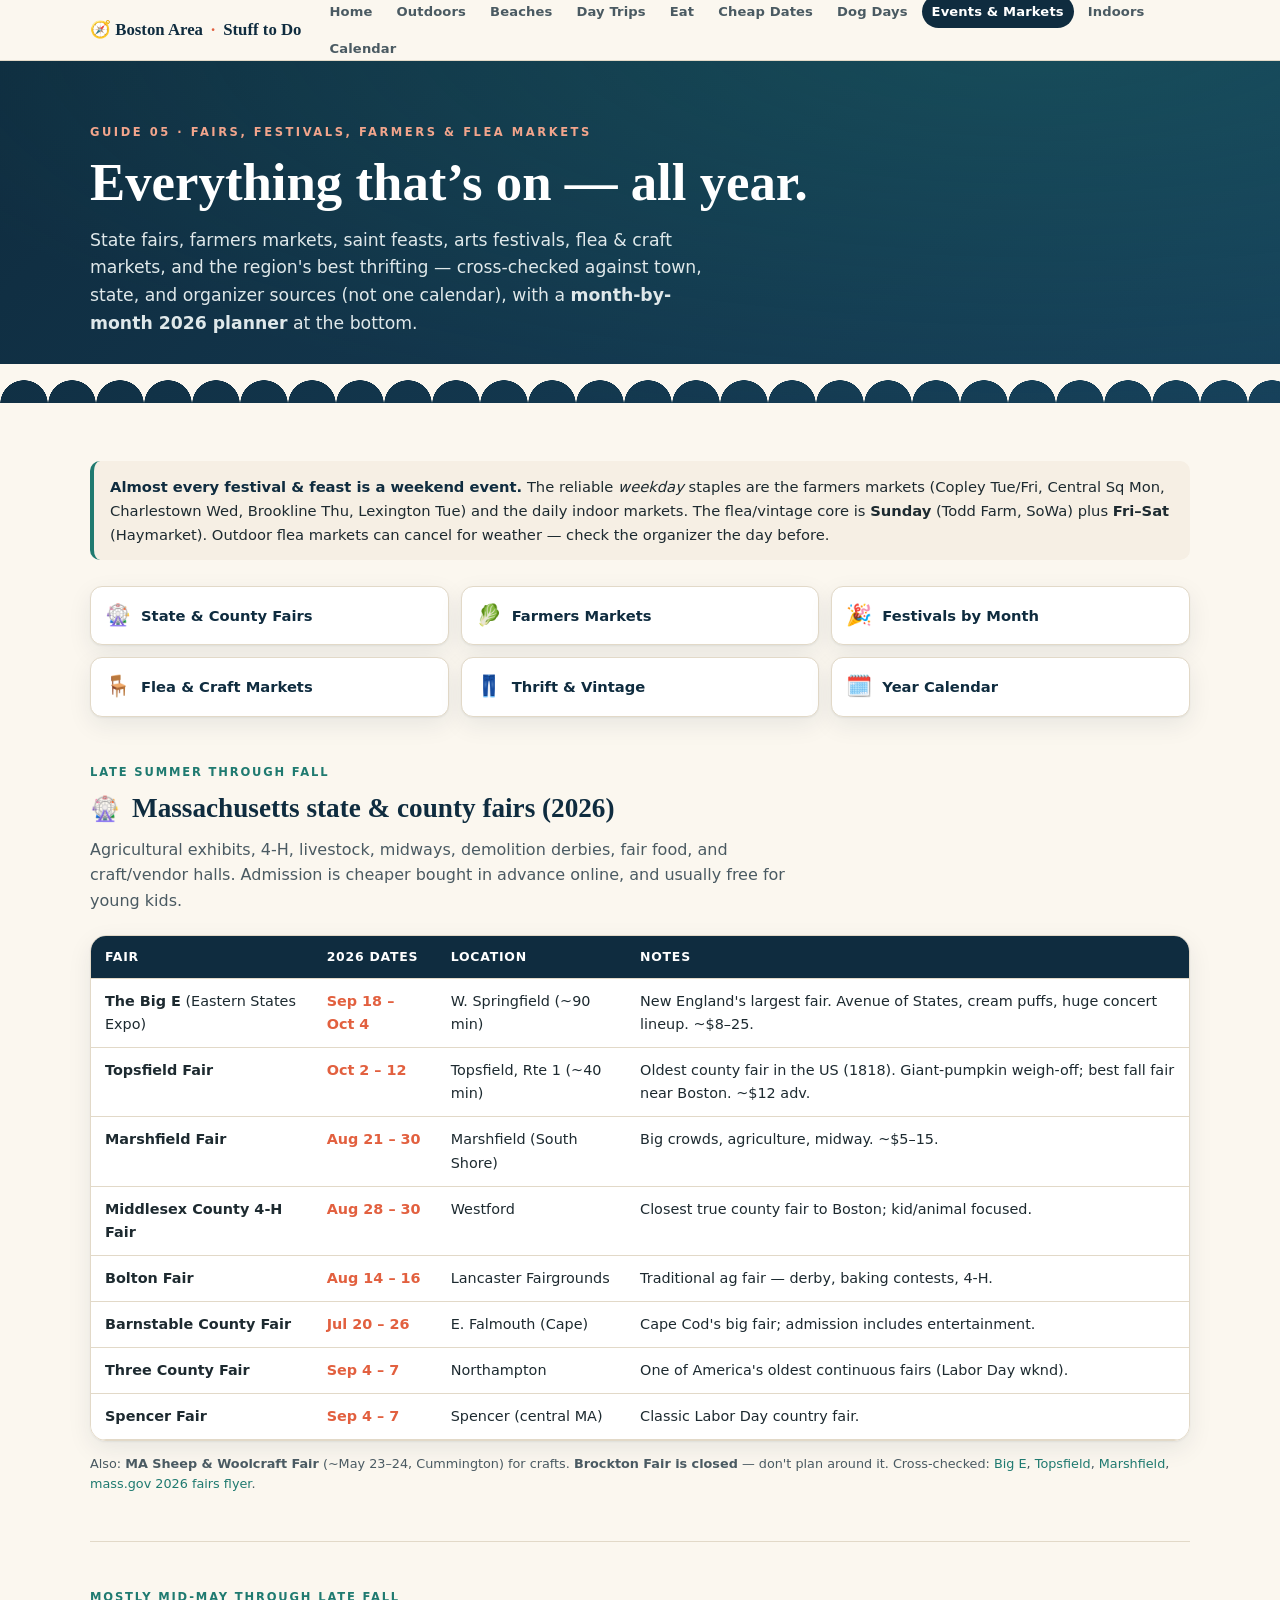
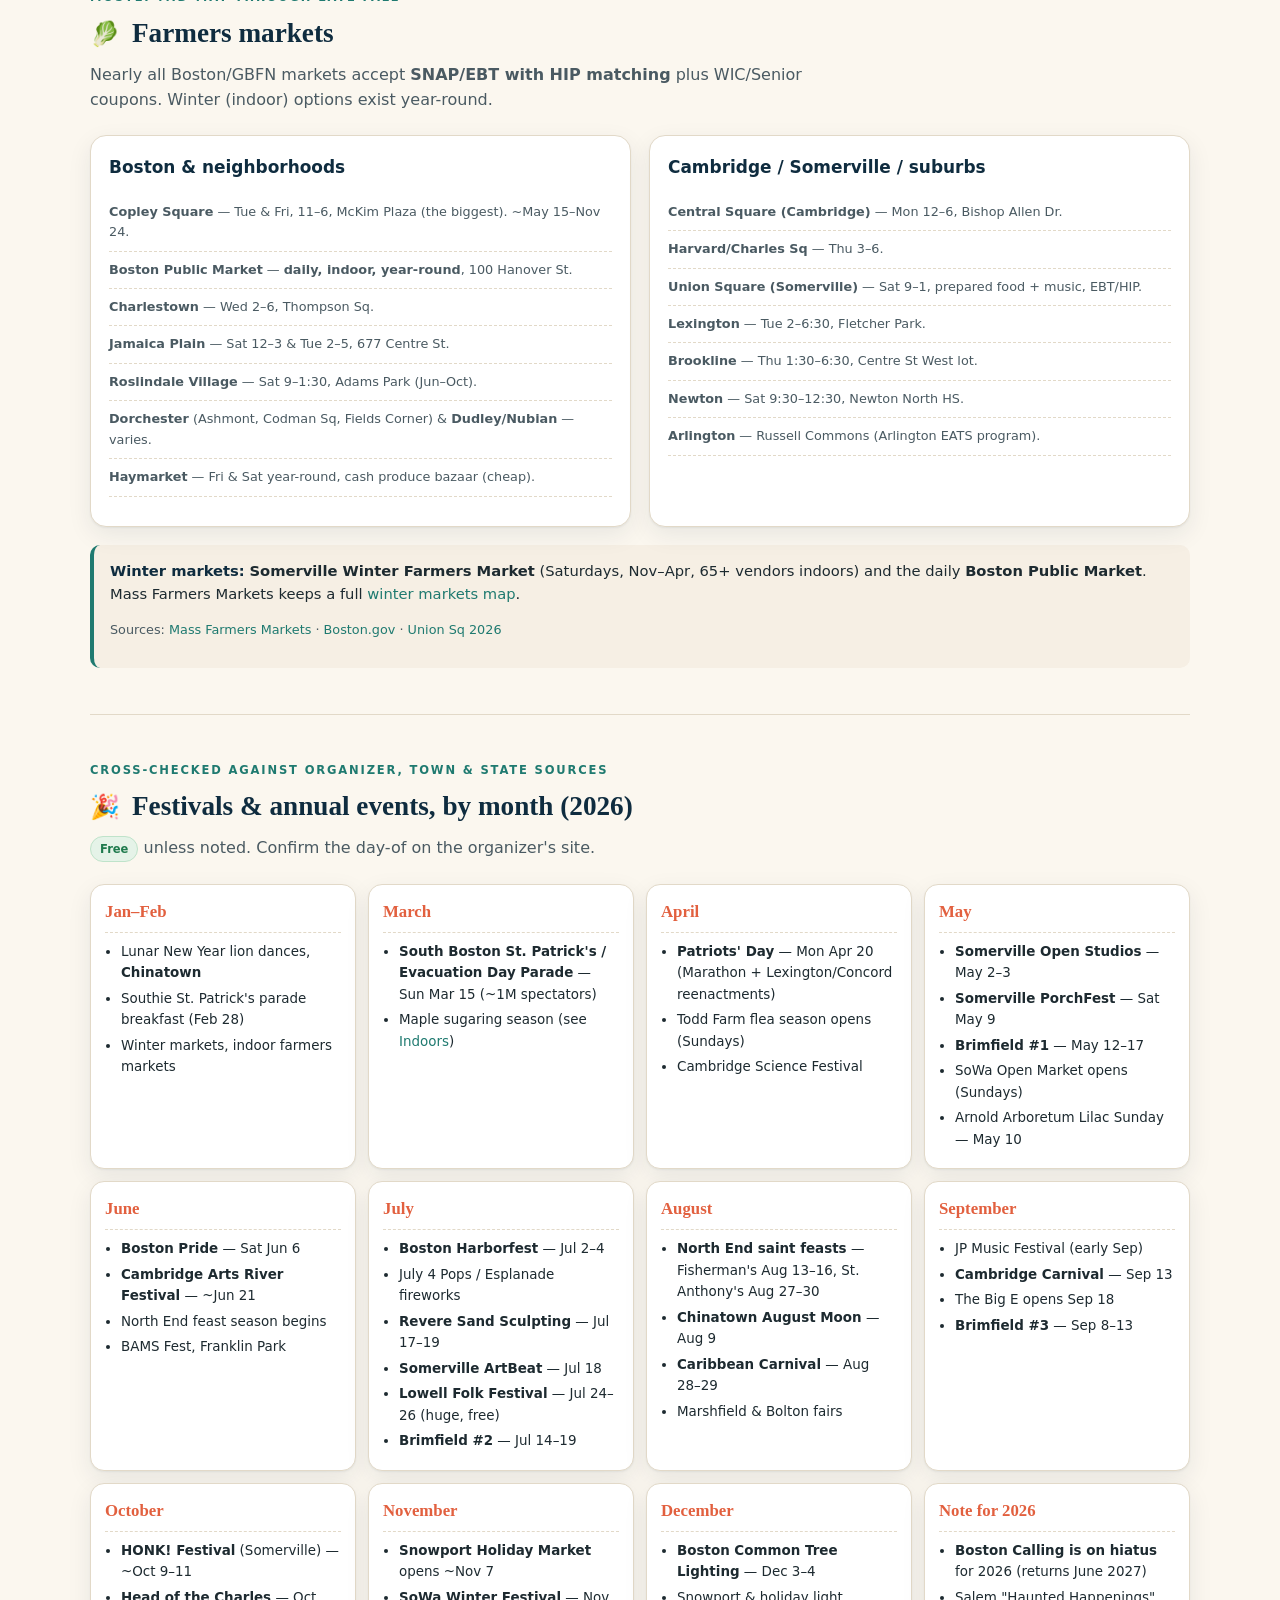
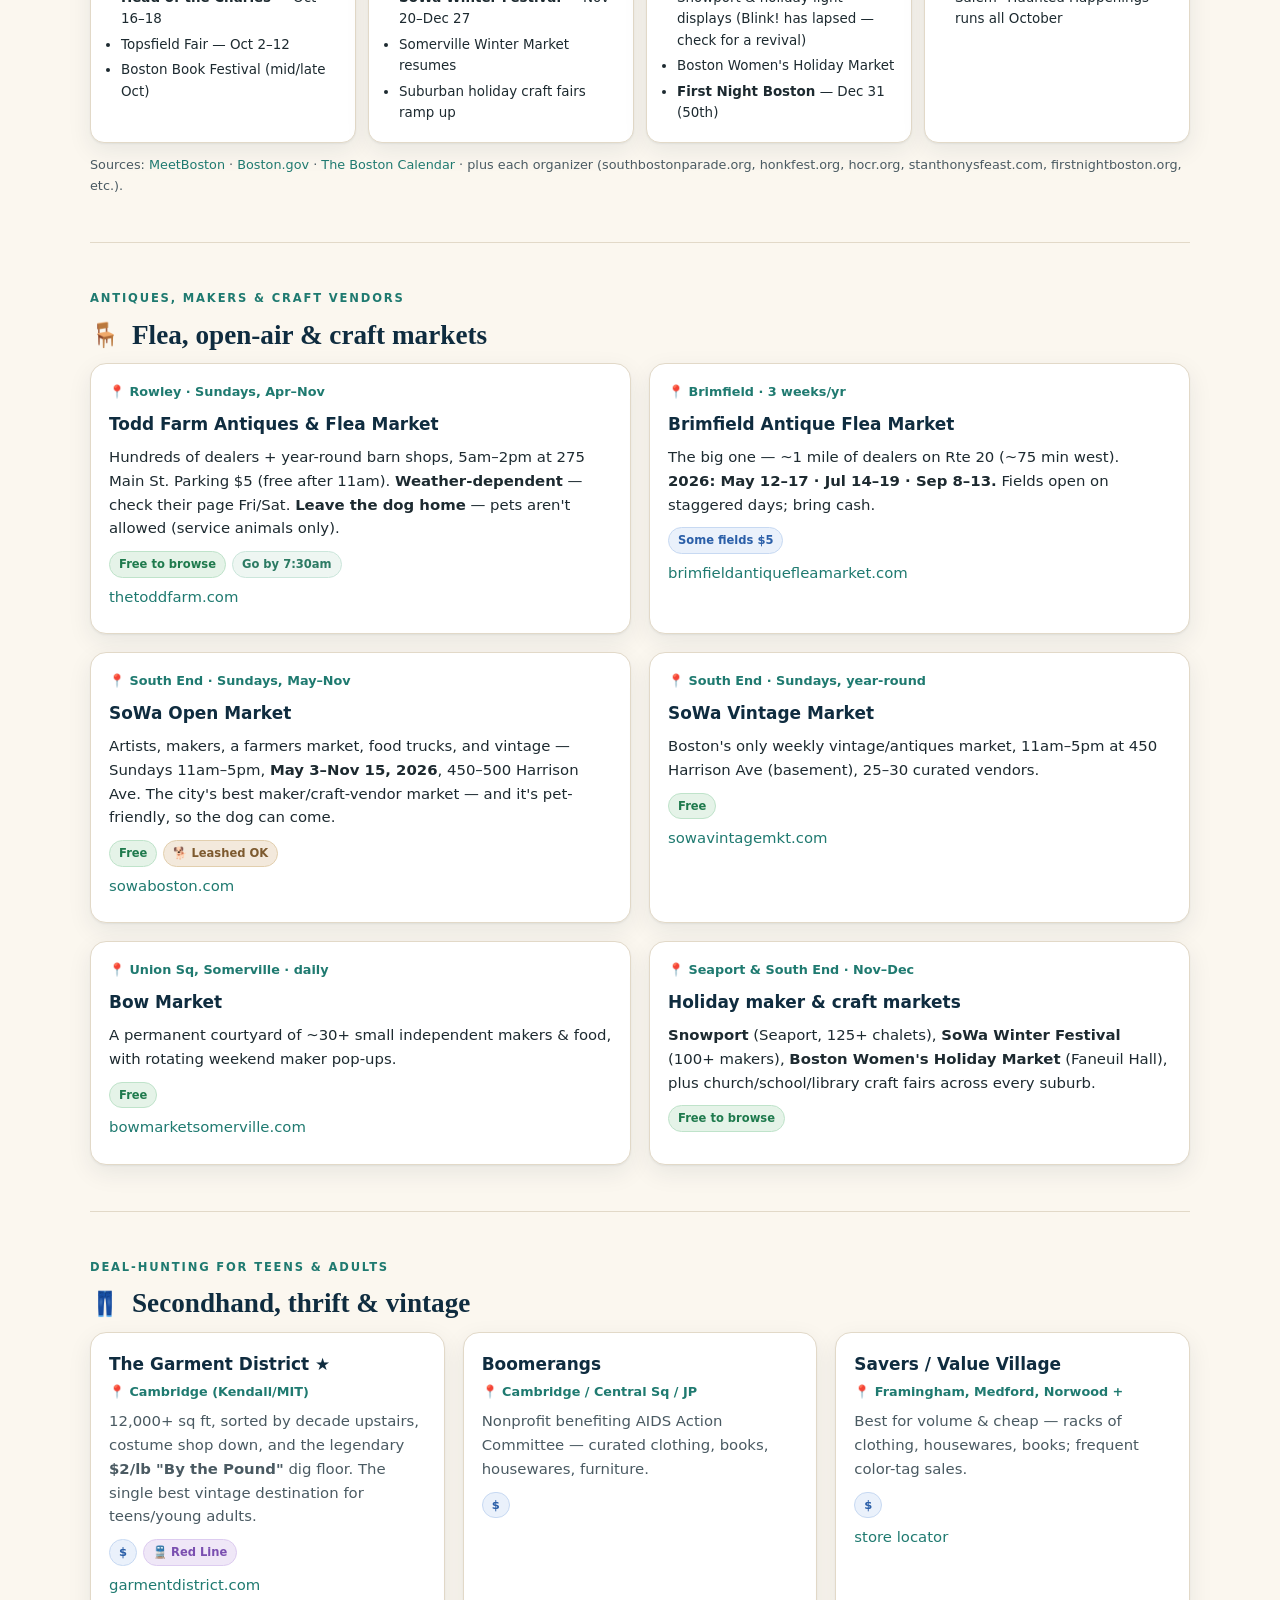
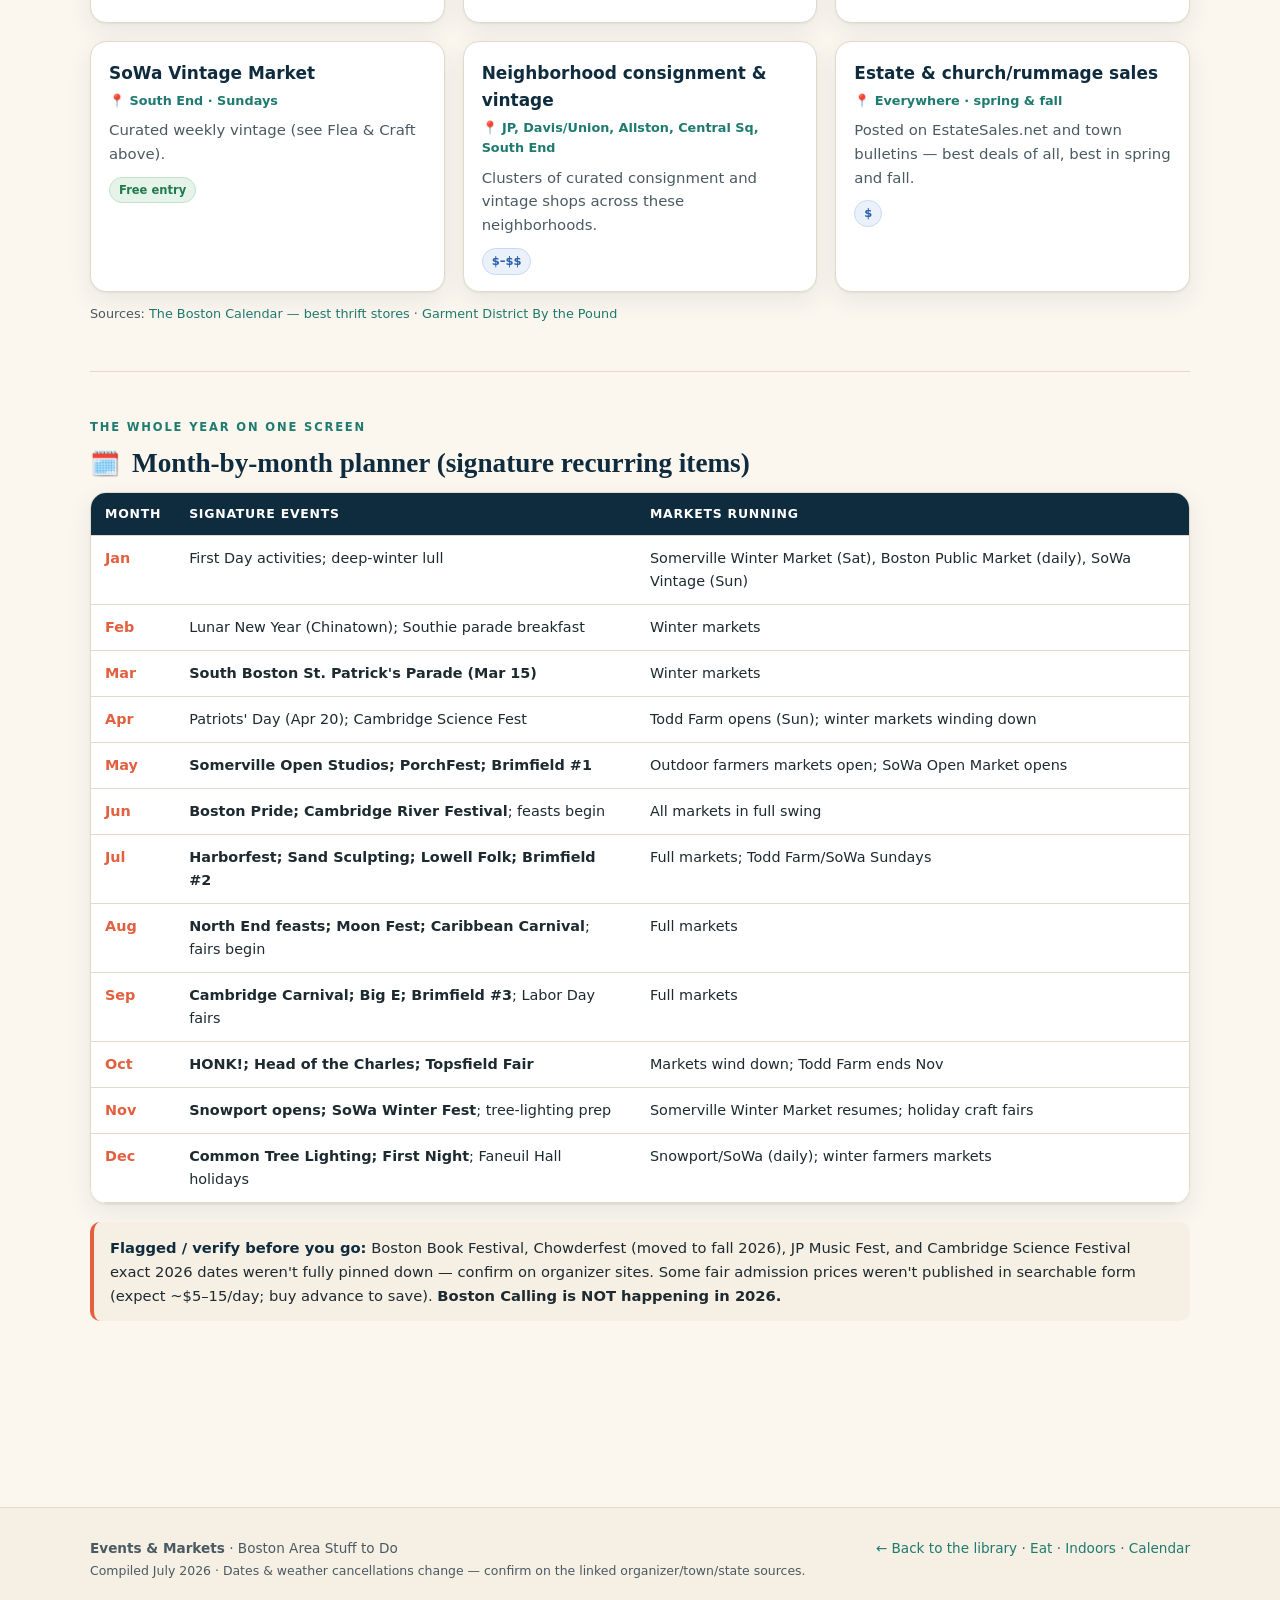
<file: boston-guide/events.html>
<!DOCTYPE html>
<html lang="en">
<head>
<meta charset="utf-8">
<meta name="viewport" content="width=device-width, initial-scale=1">
<title>Events &amp; Markets · Boston Area Stuff to Do</title>
<meta name="description" content="Greater Boston state fairs, farmers markets, festivals, flea & craft markets, and thrifting — cross-checked against town, state and organizer sources, with a month-by-month 2026 calendar.">
<link rel="stylesheet" href="guide.css">
</head>
<body>
<header class="topbar">
  <div class="wrap">
    <a class="brand" href="index.html">🧭 Boston Area <span class="dot">·</span> Stuff to Do</a>
    <nav class="navlinks">
      <a href="index.html">Home</a>
      <a href="outdoor.html">Outdoors</a>
      <a href="beaches.html">Beaches</a>
      <a href="daytrips.html">Day Trips</a>
      <a href="restaurants.html">Eat</a>
      <a href="dates.html">Cheap Dates</a>
      <a href="dogs.html">Dog Days</a>
      <a href="events.html" class="active">Events &amp; Markets</a>
      <a href="indoor.html">Indoors</a>
      <a href="months.html">Calendar</a>
    </nav>
  </div>
</header>

<section class="hero">
  <div class="wrap">
    <p class="eyebrow">Guide 05 · Fairs, festivals, farmers &amp; flea markets</p>
    <h1>Everything that&rsquo;s on &mdash; all year.</h1>
    <p>State fairs, farmers markets, saint feasts, arts festivals, flea &amp; craft markets, and the region's best thrifting &mdash; cross-checked against town, state, and organizer sources (not one calendar), with a <strong>month-by-month 2026 planner</strong> at the bottom.</p>
  </div>
  <div class="wave"></div>
</section>

<main>
<div class="wrap">

  <div class="callout tip">
    <strong>Almost every festival &amp; feast is a weekend event.</strong> The reliable <em>weekday</em> staples are the farmers markets (Copley Tue/Fri, Central Sq Mon, Charlestown Wed, Brookline Thu, Lexington Tue) and the daily indoor markets. The flea/vintage core is <b>Sunday</b> (Todd Farm, SoWa) plus <b>Fri&ndash;Sat</b> (Haymarket). Outdoor flea markets can cancel for weather &mdash; check the organizer the day before.
  </div>

  <div class="toc">
    <a href="#fairs"><span class="ic">🎡</span> State &amp; County Fairs</a>
    <a href="#farmers"><span class="ic">🥬</span> Farmers Markets</a>
    <a href="#festivals"><span class="ic">🎉</span> Festivals by Month</a>
    <a href="#flea"><span class="ic">🪑</span> Flea &amp; Craft Markets</a>
    <a href="#thrift"><span class="ic">👖</span> Thrift &amp; Vintage</a>
    <a href="#calendar"><span class="ic">🗓️</span> Year Calendar</a>
  </div>

  <!-- FAIRS -->
  <section class="section" id="fairs">
    <p class="kicker">Late summer through fall</p>
    <h2><span class="ic">🎡</span> Massachusetts state &amp; county fairs (2026)</h2>
    <p class="lede">Agricultural exhibits, 4-H, livestock, midways, demolition derbies, fair food, and craft/vendor halls. Admission is cheaper bought in advance online, and usually free for young kids.</p>
    <div class="tablewrap">
      <table>
        <thead><tr><th>Fair</th><th>2026 Dates</th><th>Location</th><th>Notes</th></tr></thead>
        <tbody>
          <tr><td><strong>The Big E</strong> (Eastern States Expo)</td><td><span class="mo">Sep 18 &ndash; Oct 4</span></td><td>W. Springfield (~90 min)</td><td>New England's largest fair. Avenue of States, cream puffs, huge concert lineup. ~$8&ndash;25.</td></tr>
          <tr><td><strong>Topsfield Fair</strong></td><td><span class="mo">Oct 2 &ndash; 12</span></td><td>Topsfield, Rte 1 (~40 min)</td><td>Oldest county fair in the US (1818). Giant-pumpkin weigh-off; best fall fair near Boston. ~$12 adv.</td></tr>
          <tr><td><strong>Marshfield Fair</strong></td><td><span class="mo">Aug 21 &ndash; 30</span></td><td>Marshfield (South Shore)</td><td>Big crowds, agriculture, midway. ~$5&ndash;15.</td></tr>
          <tr><td><strong>Middlesex County 4-H Fair</strong></td><td><span class="mo">Aug 28 &ndash; 30</span></td><td>Westford</td><td>Closest true county fair to Boston; kid/animal focused.</td></tr>
          <tr><td><strong>Bolton Fair</strong></td><td><span class="mo">Aug 14 &ndash; 16</span></td><td>Lancaster Fairgrounds</td><td>Traditional ag fair — derby, baking contests, 4-H.</td></tr>
          <tr><td><strong>Barnstable County Fair</strong></td><td><span class="mo">Jul 20 &ndash; 26</span></td><td>E. Falmouth (Cape)</td><td>Cape Cod's big fair; admission includes entertainment.</td></tr>
          <tr><td><strong>Three County Fair</strong></td><td><span class="mo">Sep 4 &ndash; 7</span></td><td>Northampton</td><td>One of America's oldest continuous fairs (Labor Day wknd).</td></tr>
          <tr><td><strong>Spencer Fair</strong></td><td><span class="mo">Sep 4 &ndash; 7</span></td><td>Spencer (central MA)</td><td>Classic Labor Day country fair.</td></tr>
        </tbody>
      </table>
    </div>
    <p class="small">Also: <b>MA Sheep &amp; Woolcraft Fair</b> (~May 23&ndash;24, Cummington) for crafts. <b>Brockton Fair is closed</b> — don't plan around it. Cross-checked: <a href="https://www.easternstatesexposition.com/">Big E</a>, <a href="https://www.topsfieldfair.org/">Topsfield</a>, <a href="https://marshfieldfair.org/fair/">Marshfield</a>, <a href="https://www.mass.gov/doc/2026-fairs-flyer-by-date/download">mass.gov 2026 fairs flyer</a>.</p>
  </section>

  <hr class="divider">

  <!-- FARMERS -->
  <section class="section" id="farmers">
    <p class="kicker">Mostly mid-May through late fall</p>
    <h2><span class="ic">🥬</span> Farmers markets</h2>
    <p class="lede">Nearly all Boston/GBFN markets accept <b>SNAP/EBT with HIP matching</b> plus WIC/Senior coupons. Winter (indoor) options exist year-round.</p>
    <div class="grid cols-2">
      <div class="card">
        <h4>Boston &amp; neighborhoods</h4>
        <ul class="clean small">
          <li><b>Copley Square</b> — Tue &amp; Fri, 11&ndash;6, McKim Plaza (the biggest). ~May 15&ndash;Nov 24.</li>
          <li><b>Boston Public Market</b> — <b>daily, indoor, year-round</b>, 100 Hanover St.</li>
          <li><b>Charlestown</b> — Wed 2&ndash;6, Thompson Sq.</li>
          <li><b>Jamaica Plain</b> — Sat 12&ndash;3 &amp; Tue 2&ndash;5, 677 Centre St.</li>
          <li><b>Roslindale Village</b> — Sat 9&ndash;1:30, Adams Park (Jun&ndash;Oct).</li>
          <li><b>Dorchester</b> (Ashmont, Codman Sq, Fields Corner) &amp; <b>Dudley/Nubian</b> — varies.</li>
          <li><b>Haymarket</b> — Fri &amp; Sat year-round, cash produce bazaar (cheap).</li>
        </ul>
      </div>
      <div class="card">
        <h4>Cambridge / Somerville / suburbs</h4>
        <ul class="clean small">
          <li><b>Central Square (Cambridge)</b> — Mon 12&ndash;6, Bishop Allen Dr.</li>
          <li><b>Harvard/Charles Sq</b> — Thu 3&ndash;6.</li>
          <li><b>Union Square (Somerville)</b> — Sat 9&ndash;1, prepared food + music, EBT/HIP.</li>
          <li><b>Lexington</b> — Tue 2&ndash;6:30, Fletcher Park.</li>
          <li><b>Brookline</b> — Thu 1:30&ndash;6:30, Centre St West lot.</li>
          <li><b>Newton</b> — Sat 9:30&ndash;12:30, Newton North HS.</li>
          <li><b>Arlington</b> — Russell Commons (Arlington EATS program).</li>
        </ul>
      </div>
    </div>
    <div class="callout tip"><strong>Winter markets:</strong> <b>Somerville Winter Farmers Market</b> (Saturdays, Nov&ndash;Apr, 65+ vendors indoors) and the daily <b>Boston Public Market</b>. Mass Farmers Markets keeps a full <a href="https://www.massfarmersmarkets.org/winter-markets-new">winter markets map</a>.</p>
    <p class="small">Sources: <a href="https://www.massfarmersmarkets.org/">Mass Farmers Markets</a> · <a href="https://www.boston.gov/departments/food-access/boston-farmers-markets">Boston.gov</a> · <a href="https://www.unionsquaremain.org/2026-season">Union Sq 2026</a></p>
  </section>

  <hr class="divider">

  <!-- FESTIVALS -->
  <section class="section" id="festivals">
    <p class="kicker">Cross-checked against organizer, town &amp; state sources</p>
    <h2><span class="ic">🎉</span> Festivals &amp; annual events, by month (2026)</h2>
    <p class="lede"><span class="tag free">Free</span> unless noted. Confirm the day-of on the organizer's site.</p>
    <div class="calgrid">
      <div class="mcard"><h4>Jan&ndash;Feb</h4><ul>
        <li>Lunar New Year lion dances, <b>Chinatown</b></li>
        <li>Southie St. Patrick's parade breakfast (Feb 28)</li>
        <li>Winter markets, indoor farmers markets</li>
      </ul></div>
      <div class="mcard"><h4>March</h4><ul>
        <li><b>South Boston St. Patrick's / Evacuation Day Parade</b> — Sun Mar 15 (~1M spectators)</li>
        <li>Maple sugaring season (see <a href="indoor.html">Indoors</a>)</li>
      </ul></div>
      <div class="mcard"><h4>April</h4><ul>
        <li><b>Patriots' Day</b> — Mon Apr 20 (Marathon + Lexington/Concord reenactments)</li>
        <li>Todd Farm flea season opens (Sundays)</li>
        <li>Cambridge Science Festival</li>
      </ul></div>
      <div class="mcard"><h4>May</h4><ul>
        <li><b>Somerville Open Studios</b> — May 2&ndash;3</li>
        <li><b>Somerville PorchFest</b> — Sat May 9</li>
        <li><b>Brimfield #1</b> — May 12&ndash;17</li>
        <li>SoWa Open Market opens (Sundays)</li>
        <li>Arnold Arboretum Lilac Sunday — May 10</li>
      </ul></div>
      <div class="mcard"><h4>June</h4><ul>
        <li><b>Boston Pride</b> — Sat Jun 6</li>
        <li><b>Cambridge Arts River Festival</b> — ~Jun 21</li>
        <li>North End feast season begins</li>
        <li>BAMS Fest, Franklin Park</li>
      </ul></div>
      <div class="mcard"><h4>July</h4><ul>
        <li><b>Boston Harborfest</b> — Jul 2&ndash;4</li>
        <li>July 4 Pops / Esplanade fireworks</li>
        <li><b>Revere Sand Sculpting</b> — Jul 17&ndash;19</li>
        <li><b>Somerville ArtBeat</b> — Jul 18</li>
        <li><b>Lowell Folk Festival</b> — Jul 24&ndash;26 (huge, free)</li>
        <li><b>Brimfield #2</b> — Jul 14&ndash;19</li>
      </ul></div>
      <div class="mcard"><h4>August</h4><ul>
        <li><b>North End saint feasts</b> — Fisherman's Aug 13&ndash;16, St. Anthony's Aug 27&ndash;30</li>
        <li><b>Chinatown August Moon</b> — Aug 9</li>
        <li><b>Caribbean Carnival</b> — Aug 28&ndash;29</li>
        <li>Marshfield &amp; Bolton fairs</li>
      </ul></div>
      <div class="mcard"><h4>September</h4><ul>
        <li>JP Music Festival (early Sep)</li>
        <li><b>Cambridge Carnival</b> — Sep 13</li>
        <li>The Big E opens Sep 18</li>
        <li><b>Brimfield #3</b> — Sep 8&ndash;13</li>
      </ul></div>
      <div class="mcard"><h4>October</h4><ul>
        <li><b>HONK! Festival</b> (Somerville) — ~Oct 9&ndash;11</li>
        <li><b>Head of the Charles</b> — Oct 16&ndash;18</li>
        <li>Topsfield Fair — Oct 2&ndash;12</li>
        <li>Boston Book Festival (mid/late Oct)</li>
      </ul></div>
      <div class="mcard"><h4>November</h4><ul>
        <li><b>Snowport Holiday Market</b> opens ~Nov 7</li>
        <li><b>SoWa Winter Festival</b> — Nov 20&ndash;Dec 27</li>
        <li>Somerville Winter Market resumes</li>
        <li>Suburban holiday craft fairs ramp up</li>
      </ul></div>
      <div class="mcard"><h4>December</h4><ul>
        <li><b>Boston Common Tree Lighting</b> — Dec 3&ndash;4</li>
        <li>Snowport &amp; holiday light displays (Blink! has lapsed &mdash; check for a revival)</li>
        <li>Boston Women's Holiday Market</li>
        <li><b>First Night Boston</b> — Dec 31 (50th)</li>
      </ul></div>
      <div class="mcard"><h4>Note for 2026</h4><ul>
        <li><b>Boston Calling is on hiatus</b> for 2026 (returns June 2027)</li>
        <li>Salem "Haunted Happenings" runs all October</li>
      </ul></div>
    </div>
    <p class="small">Sources: <a href="https://www.meetboston.com/events/festivals-and-annual-events/">MeetBoston</a> · <a href="https://www.boston.gov/event-type/festivals-and-fairs">Boston.gov</a> · <a href="https://www.thebostoncalendar.com/">The Boston Calendar</a> · plus each organizer (southbostonparade.org, honkfest.org, hocr.org, stanthonysfeast.com, firstnightboston.org, etc.).</p>
  </section>

  <hr class="divider">

  <!-- FLEA -->
  <section class="section" id="flea">
    <p class="kicker">Antiques, makers &amp; craft vendors</p>
    <h2><span class="ic">🪑</span> Flea, open-air &amp; craft markets</h2>
    <div class="grid cols-2">
      <div class="card">
        <div class="where">📍 Rowley · Sundays, Apr&ndash;Nov</div>
        <h4>Todd Farm Antiques &amp; Flea Market</h4>
        <p>Hundreds of dealers + year-round barn shops, 5am&ndash;2pm at 275 Main St. Parking $5 (free after 11am). <b>Weather-dependent</b> — check their page Fri/Sat. <b>Leave the dog home</b> — pets aren't allowed (service animals only).</p>
        <div class="meta"><span class="tag free">Free to browse</span><span class="tag weekday">Go by 7:30am</span></div>
        <p class="small"><a href="https://thetoddfarm.com/flea-market">thetoddfarm.com</a></p>
      </div>
      <div class="card">
        <div class="where">📍 Brimfield · 3 weeks/yr</div>
        <h4>Brimfield Antique Flea Market</h4>
        <p>The big one — ~1 mile of dealers on Rte 20 (~75 min west). <b>2026: May 12&ndash;17 · Jul 14&ndash;19 · Sep 8&ndash;13.</b> Fields open on staggered days; bring cash.</p>
        <div class="meta"><span class="tag cheap">Some fields $5</span></div>
        <p class="small"><a href="https://www.brimfieldantiquefleamarket.com/">brimfieldantiquefleamarket.com</a></p>
      </div>
      <div class="card">
        <div class="where">📍 South End · Sundays, May&ndash;Nov</div>
        <h4>SoWa Open Market</h4>
        <p>Artists, makers, a farmers market, food trucks, and vintage &mdash; Sundays 11am&ndash;5pm, <b>May 3&ndash;Nov 15, 2026</b>, 450&ndash;500 Harrison Ave. The city's best maker/craft-vendor market — and it's pet-friendly, so the dog can come.</p>
        <div class="meta"><span class="tag free">Free</span><span class="tag dog">🐕 Leashed OK</span></div>
        <p class="small"><a href="https://www.sowaboston.com/sowa-open-market/">sowaboston.com</a></p>
      </div>
      <div class="card">
        <div class="where">📍 South End · Sundays, year-round</div>
        <h4>SoWa Vintage Market</h4>
        <p>Boston's only weekly vintage/antiques market, 11am&ndash;5pm at 450 Harrison Ave (basement), 25&ndash;30 curated vendors.</p>
        <div class="meta"><span class="tag free">Free</span></div>
        <p class="small"><a href="https://sowavintagemkt.com/">sowavintagemkt.com</a></p>
      </div>
      <div class="card">
        <div class="where">📍 Union Sq, Somerville · daily</div>
        <h4>Bow Market</h4>
        <p>A permanent courtyard of ~30+ small independent makers &amp; food, with rotating weekend maker pop-ups.</p>
        <div class="meta"><span class="tag free">Free</span></div>
        <p class="small"><a href="https://www.bowmarketsomerville.com/">bowmarketsomerville.com</a></p>
      </div>
      <div class="card">
        <div class="where">📍 Seaport &amp; South End · Nov&ndash;Dec</div>
        <h4>Holiday maker &amp; craft markets</h4>
        <p><b>Snowport</b> (Seaport, 125+ chalets), <b>SoWa Winter Festival</b> (100+ makers), <b>Boston Women's Holiday Market</b> (Faneuil Hall), plus church/school/library craft fairs across every suburb.</p>
        <div class="meta"><span class="tag free">Free to browse</span></div>
      </div>
    </div>
  </section>

  <hr class="divider">

  <!-- THRIFT -->
  <section class="section" id="thrift">
    <p class="kicker">Deal-hunting for teens &amp; adults</p>
    <h2><span class="ic">👖</span> Secondhand, thrift &amp; vintage</h2>
    <div class="grid cols-3">
      <div class="card">
        <h4>The Garment District ★</h4>
        <div class="where">📍 Cambridge (Kendall/MIT)</div>
        <p class="small">12,000+ sq ft, sorted by decade upstairs, costume shop down, and the legendary <b>$2/lb "By the Pound"</b> dig floor. The single best vintage destination for teens/young adults.</p>
        <div class="meta"><span class="tag cheap">$</span><span class="tag transit">🚆 Red Line</span></div>
        <p class="small"><a href="https://garmentdistrict.com/">garmentdistrict.com</a></p>
      </div>
      <div class="card">
        <h4>Boomerangs</h4>
        <div class="where">📍 Cambridge / Central Sq / JP</div>
        <p class="small">Nonprofit benefiting AIDS Action Committee — curated clothing, books, housewares, furniture.</p>
        <div class="meta"><span class="tag cheap">$</span></div>
      </div>
      <div class="card">
        <h4>Savers / Value Village</h4>
        <div class="where">📍 Framingham, Medford, Norwood +</div>
        <p class="small">Best for volume &amp; cheap — racks of clothing, housewares, books; frequent color-tag sales.</p>
        <div class="meta"><span class="tag cheap">$</span></div>
        <p class="small"><a href="https://stores.savers.com/ma/">store locator</a></p>
      </div>
      <div class="card">
        <h4>SoWa Vintage Market</h4>
        <div class="where">📍 South End · Sundays</div>
        <p class="small">Curated weekly vintage (see Flea &amp; Craft above).</p>
        <div class="meta"><span class="tag free">Free entry</span></div>
      </div>
      <div class="card">
        <h4>Neighborhood consignment &amp; vintage</h4>
        <div class="where">📍 JP, Davis/Union, Allston, Central Sq, South End</div>
        <p class="small">Clusters of curated consignment and vintage shops across these neighborhoods.</p>
        <div class="meta"><span class="tag cheap">$&ndash;$$</span></div>
      </div>
      <div class="card">
        <h4>Estate &amp; church/rummage sales</h4>
        <div class="where">📍 Everywhere · spring &amp; fall</div>
        <p class="small">Posted on EstateSales.net and town bulletins — best deals of all, best in spring and fall.</p>
        <div class="meta"><span class="tag cheap">$</span></div>
      </div>
    </div>
    <p class="small">Sources: <a href="https://www.thebostoncalendar.com/events/the-26-best-thrift-stores-in-boston-for-vintage-and-designer-finds">The Boston Calendar — best thrift stores</a> · <a href="https://garmentdistrict.com/departments/by-the-pound/">Garment District By the Pound</a></p>
  </section>

  <hr class="divider">

  <!-- CALENDAR -->
  <section class="section" id="calendar">
    <p class="kicker">The whole year on one screen</p>
    <h2><span class="ic">🗓️</span> Month-by-month planner (signature recurring items)</h2>
    <div class="tablewrap">
      <table>
        <thead><tr><th>Month</th><th>Signature events</th><th>Markets running</th></tr></thead>
        <tbody>
          <tr><td><span class="mo">Jan</span></td><td>First Day activities; deep-winter lull</td><td>Somerville Winter Market (Sat), Boston Public Market (daily), SoWa Vintage (Sun)</td></tr>
          <tr><td><span class="mo">Feb</span></td><td>Lunar New Year (Chinatown); Southie parade breakfast</td><td>Winter markets</td></tr>
          <tr><td><span class="mo">Mar</span></td><td><b>South Boston St. Patrick's Parade (Mar 15)</b></td><td>Winter markets</td></tr>
          <tr><td><span class="mo">Apr</span></td><td>Patriots' Day (Apr 20); Cambridge Science Fest</td><td>Todd Farm opens (Sun); winter markets winding down</td></tr>
          <tr><td><span class="mo">May</span></td><td><b>Somerville Open Studios; PorchFest; Brimfield #1</b></td><td>Outdoor farmers markets open; SoWa Open Market opens</td></tr>
          <tr><td><span class="mo">Jun</span></td><td><b>Boston Pride; Cambridge River Festival</b>; feasts begin</td><td>All markets in full swing</td></tr>
          <tr><td><span class="mo">Jul</span></td><td><b>Harborfest; Sand Sculpting; Lowell Folk; Brimfield #2</b></td><td>Full markets; Todd Farm/SoWa Sundays</td></tr>
          <tr><td><span class="mo">Aug</span></td><td><b>North End feasts; Moon Fest; Caribbean Carnival</b>; fairs begin</td><td>Full markets</td></tr>
          <tr><td><span class="mo">Sep</span></td><td><b>Cambridge Carnival; Big E; Brimfield #3</b>; Labor Day fairs</td><td>Full markets</td></tr>
          <tr><td><span class="mo">Oct</span></td><td><b>HONK!; Head of the Charles; Topsfield Fair</b></td><td>Markets wind down; Todd Farm ends Nov</td></tr>
          <tr><td><span class="mo">Nov</span></td><td><b>Snowport opens; SoWa Winter Fest</b>; tree-lighting prep</td><td>Somerville Winter Market resumes; holiday craft fairs</td></tr>
          <tr><td><span class="mo">Dec</span></td><td><b>Common Tree Lighting; First Night</b>; Faneuil Hall holidays</td><td>Snowport/SoWa (daily); winter farmers markets</td></tr>
        </tbody>
      </table>
    </div>
    <div class="callout">
      <strong>Flagged / verify before you go:</strong> Boston Book Festival, Chowderfest (moved to fall 2026), JP Music Fest, and Cambridge Science Festival exact 2026 dates weren't fully pinned down &mdash; confirm on organizer sites. Some fair admission prices weren't published in searchable form (expect ~$5&ndash;15/day; buy advance to save). <b>Boston Calling is NOT happening in 2026.</b>
    </div>
  </section>

</div>
</main>

<footer>
  <div class="wrap">
    <div>
      <strong>Events &amp; Markets</strong> · Boston Area Stuff to Do<br>
      <span class="updated">Compiled July 2026 · Dates &amp; weather cancellations change — confirm on the linked organizer/town/state sources.</span>
    </div>
    <div class="backlink">
      <a href="index.html">← Back to the library</a> · <a href="restaurants.html">Eat</a> · <a href="indoor.html">Indoors</a> ·
      <a href="months.html">Calendar</a>
    </div>
  </div>
</footer>
</body>
</html>
</file>
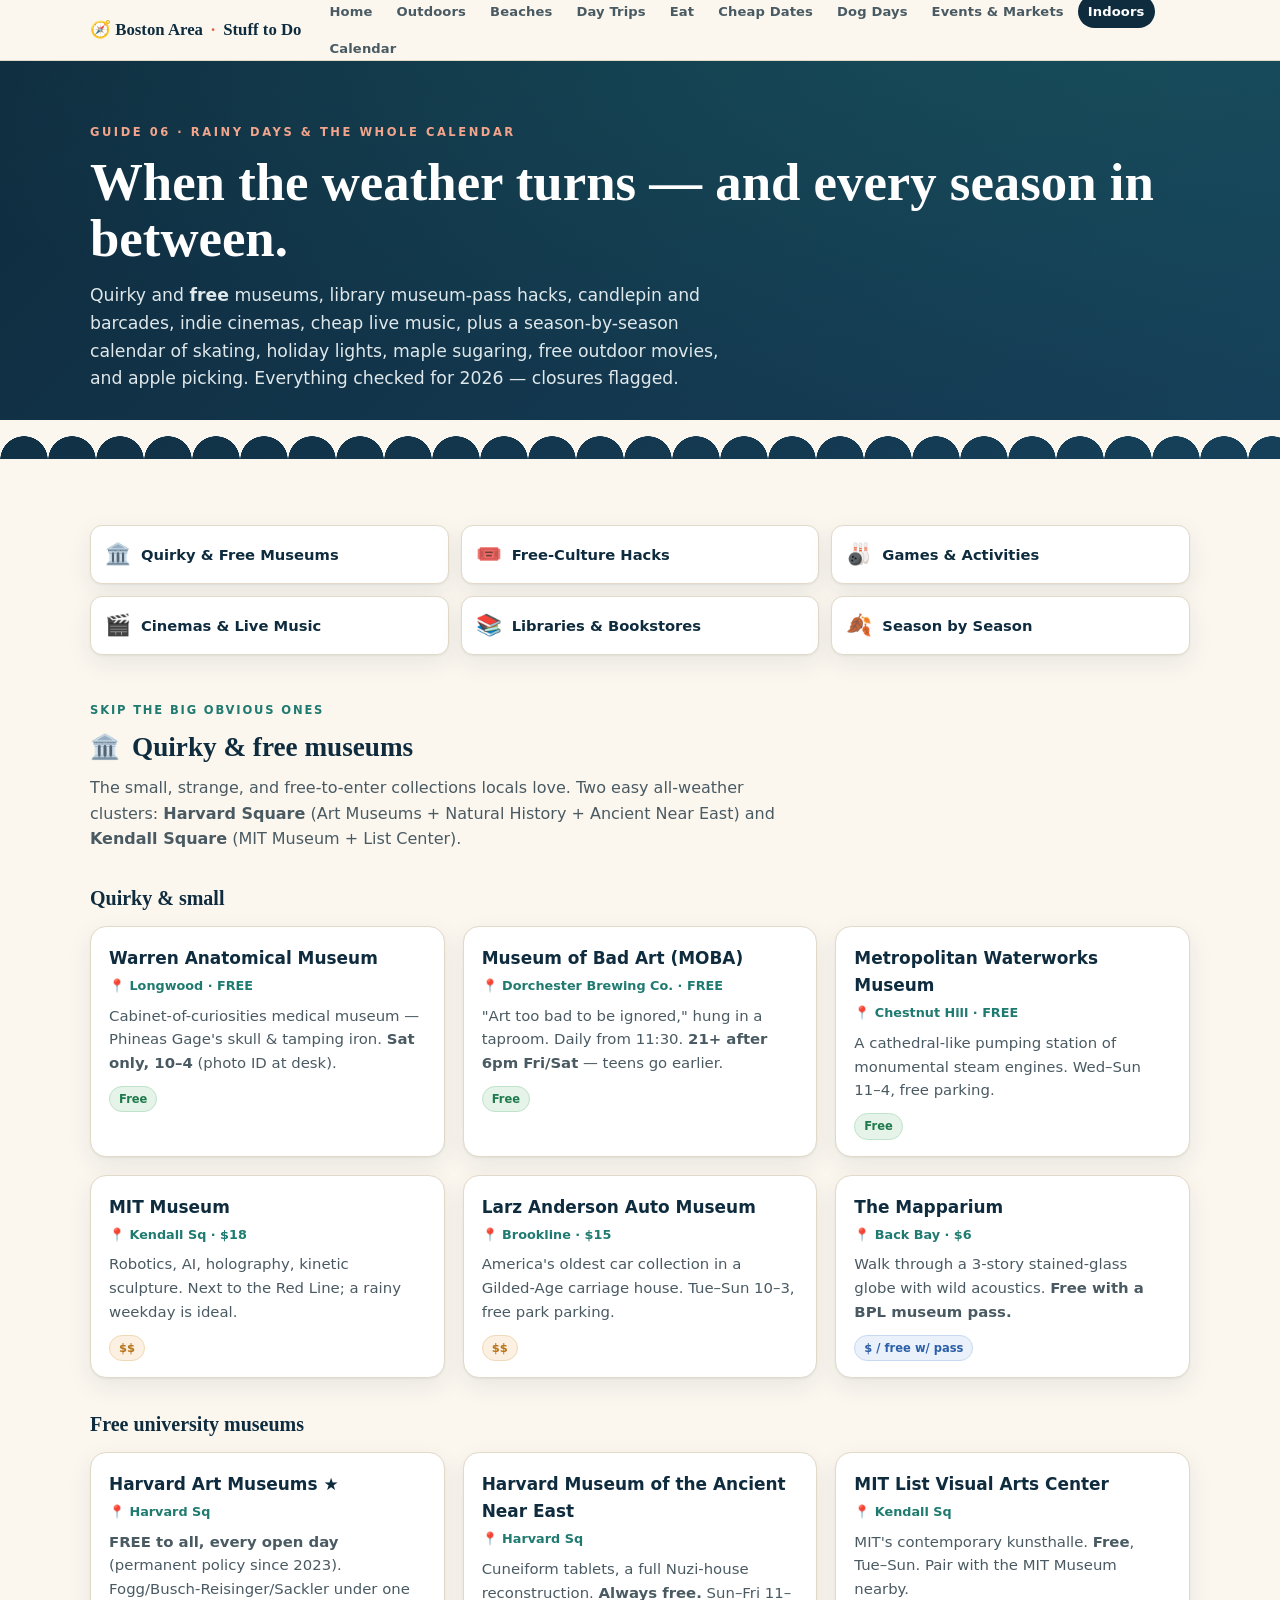
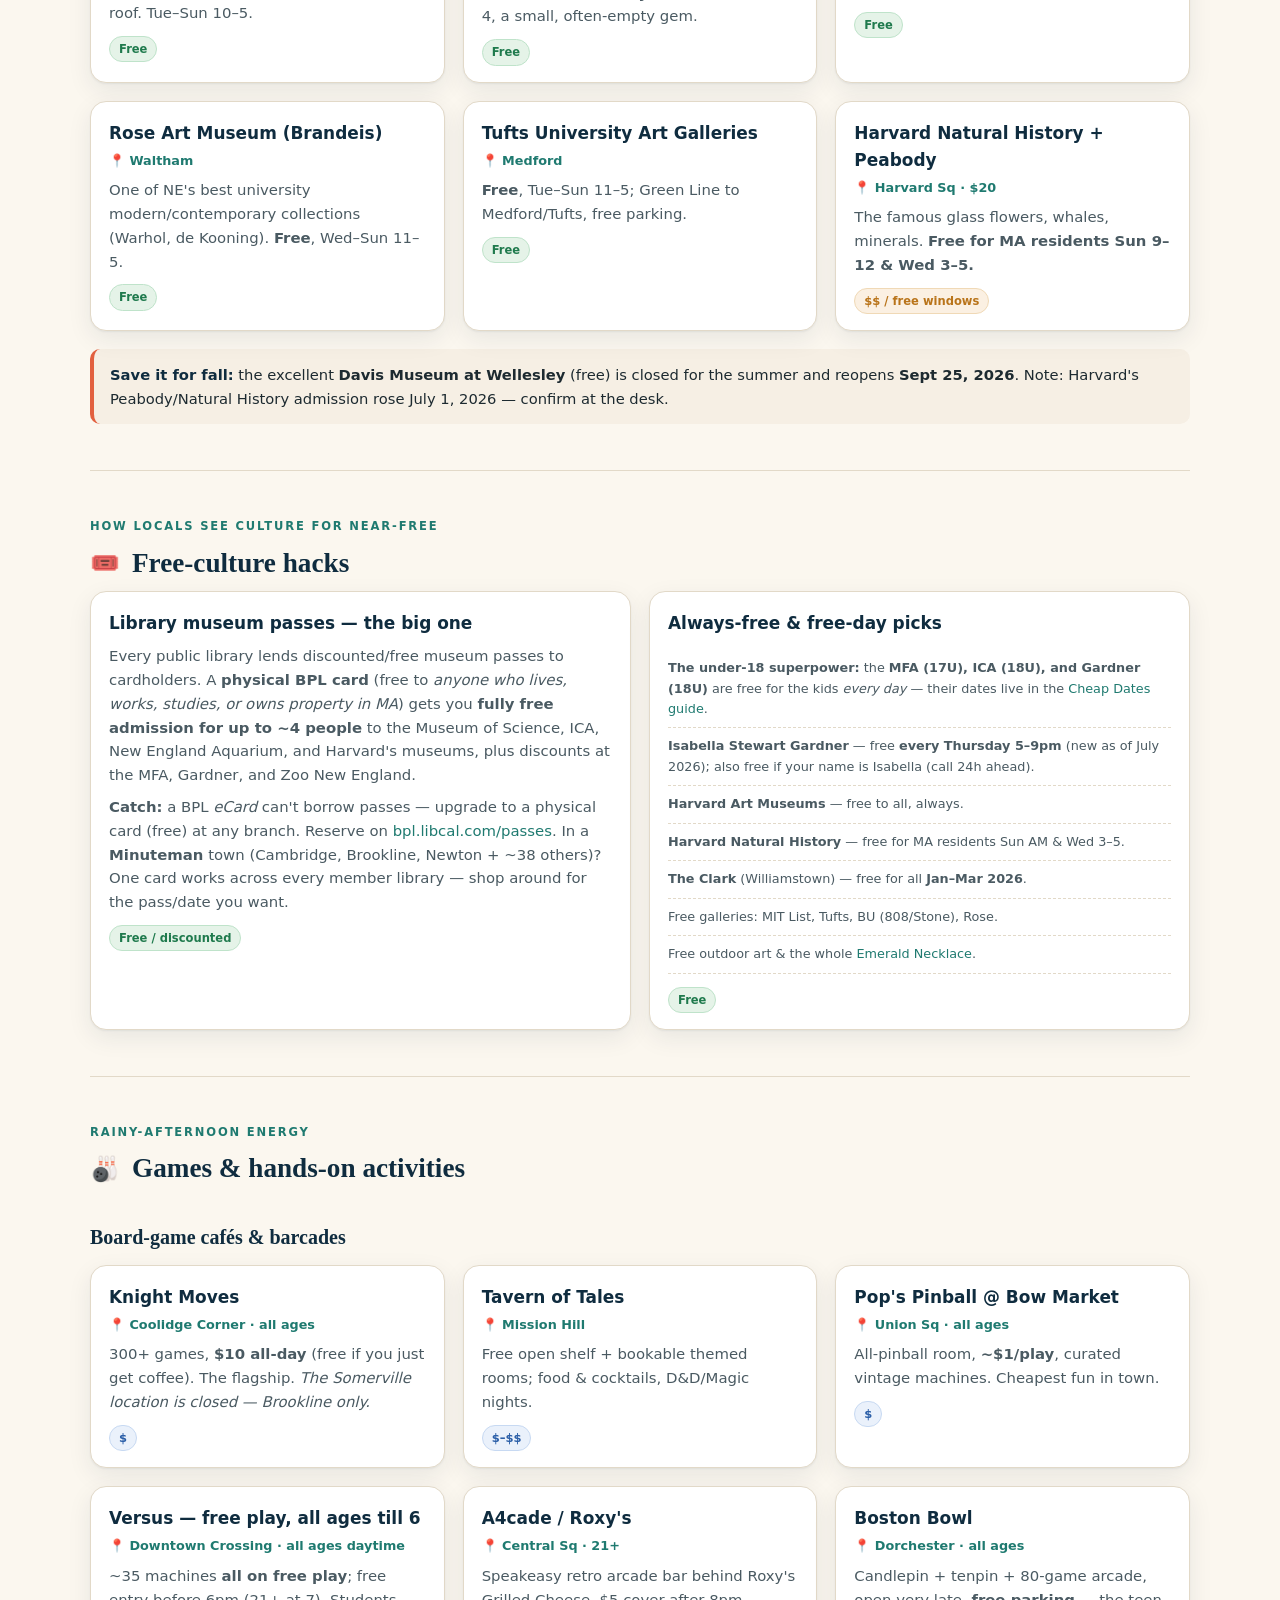
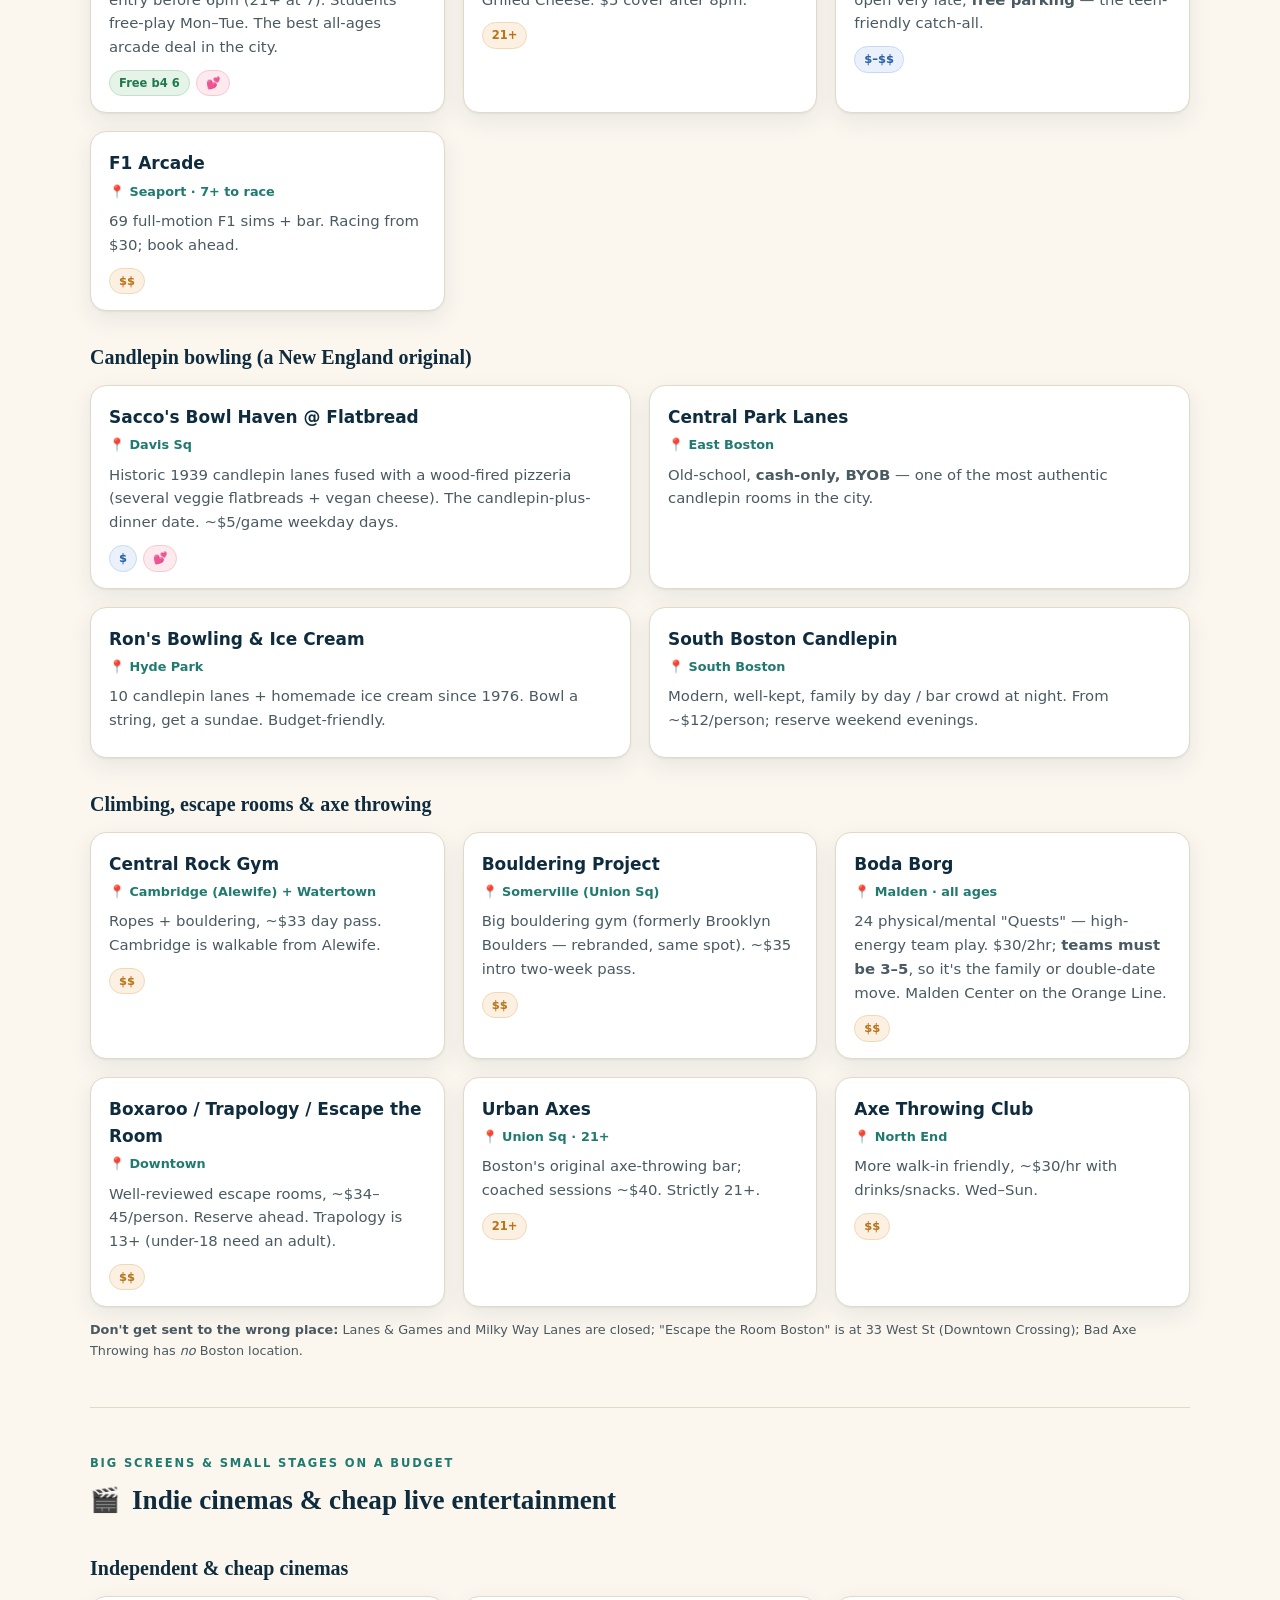
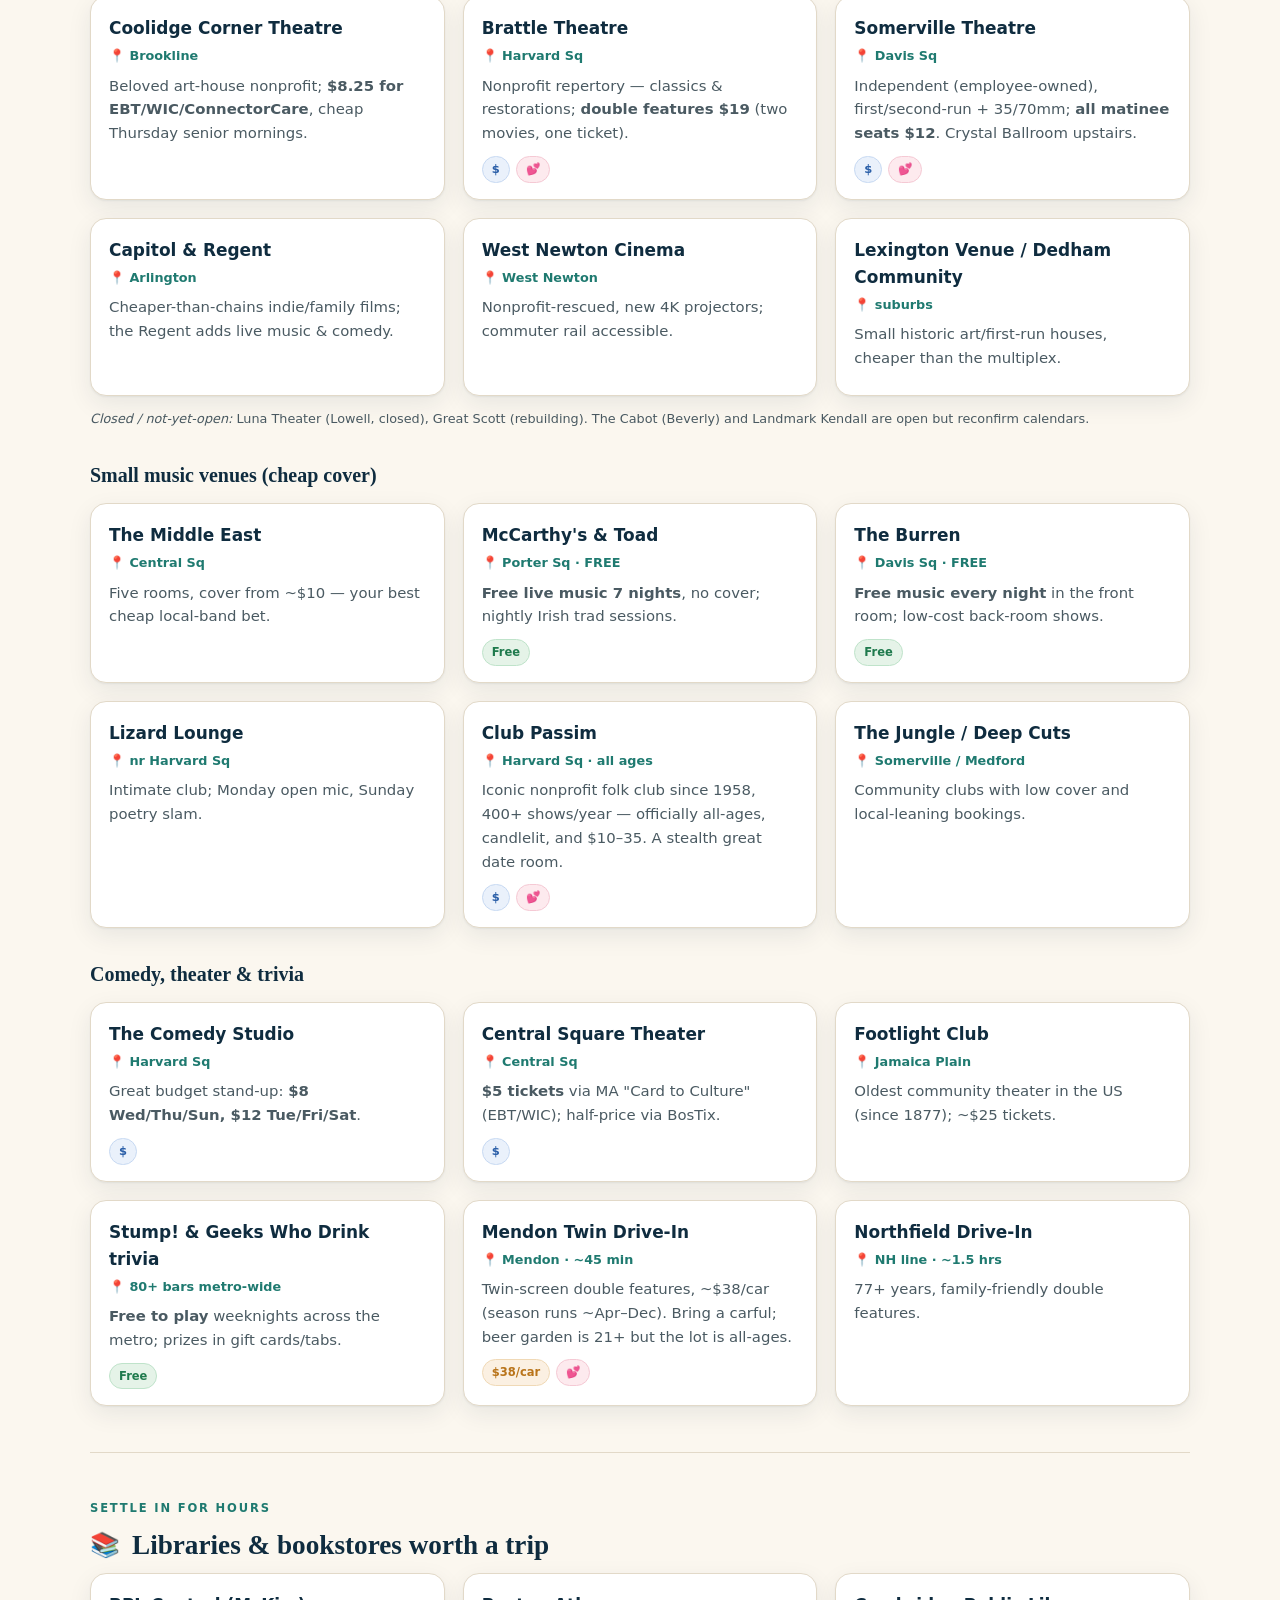
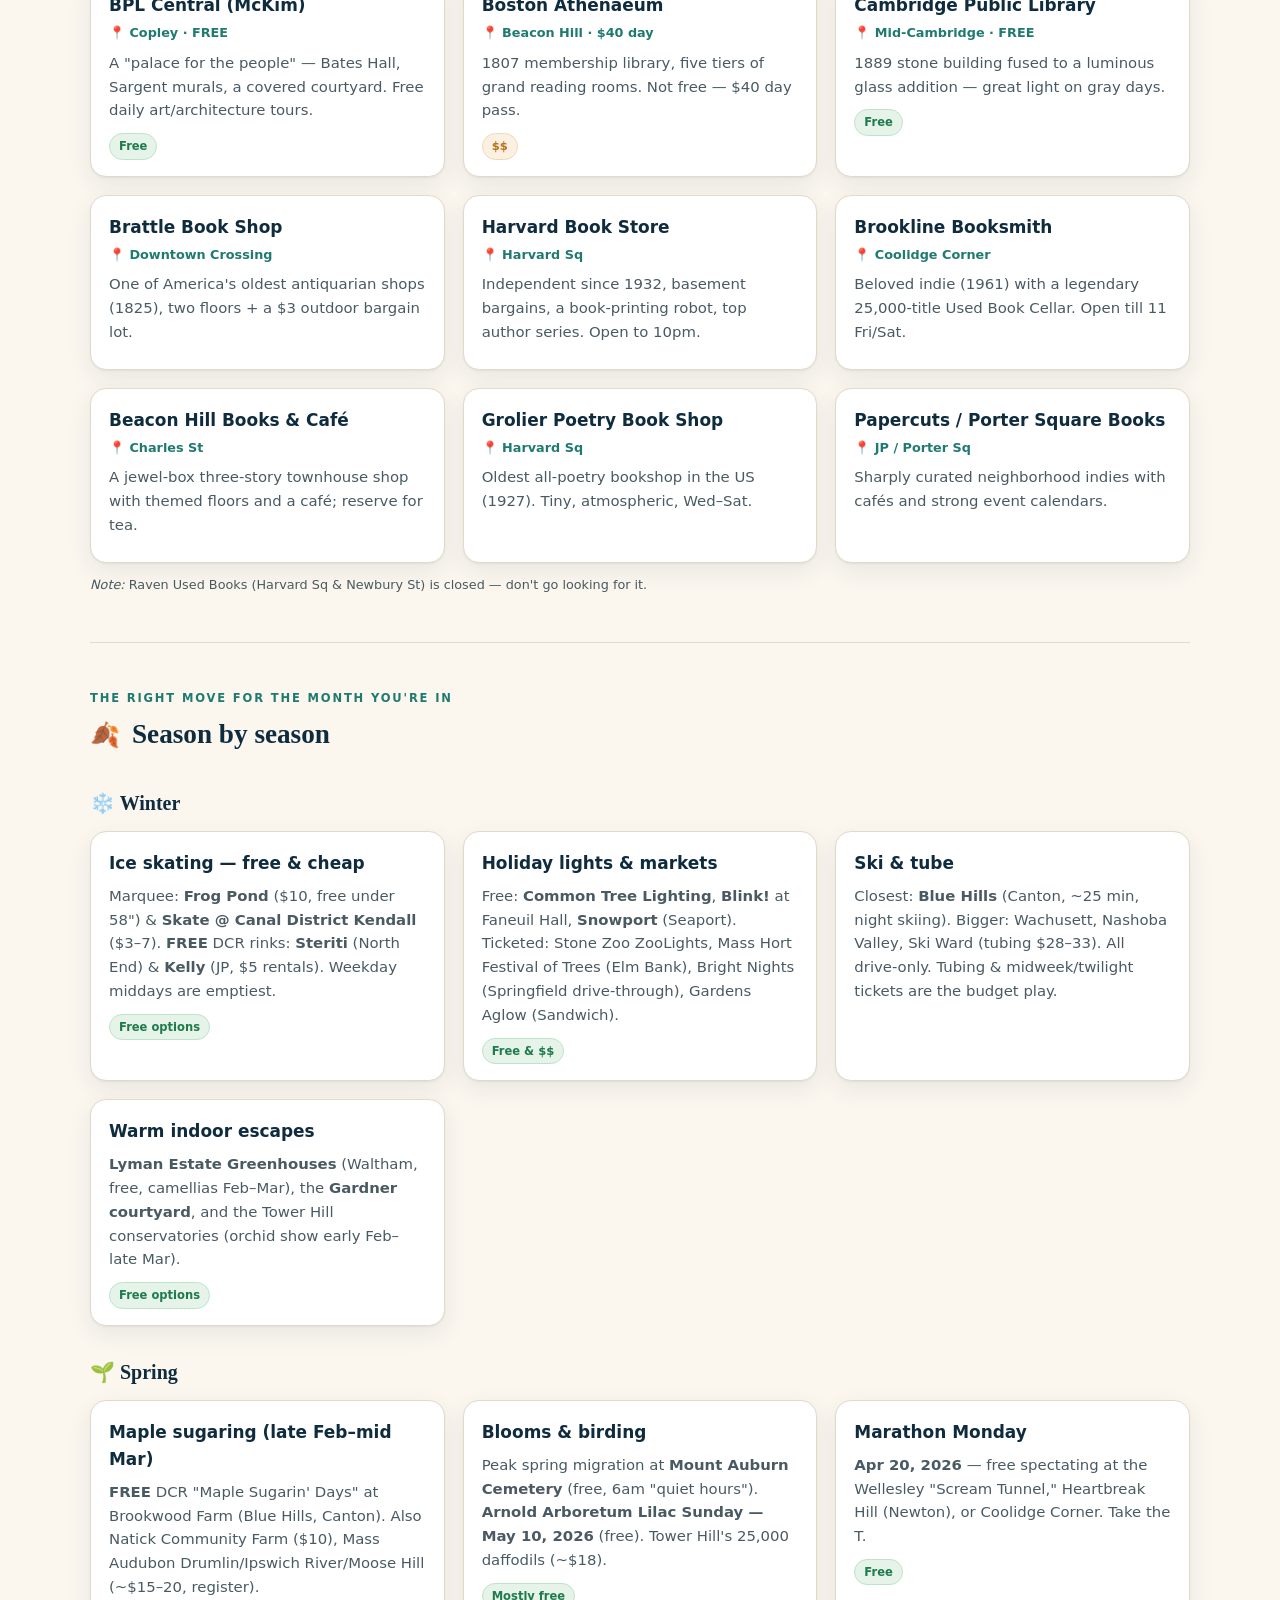
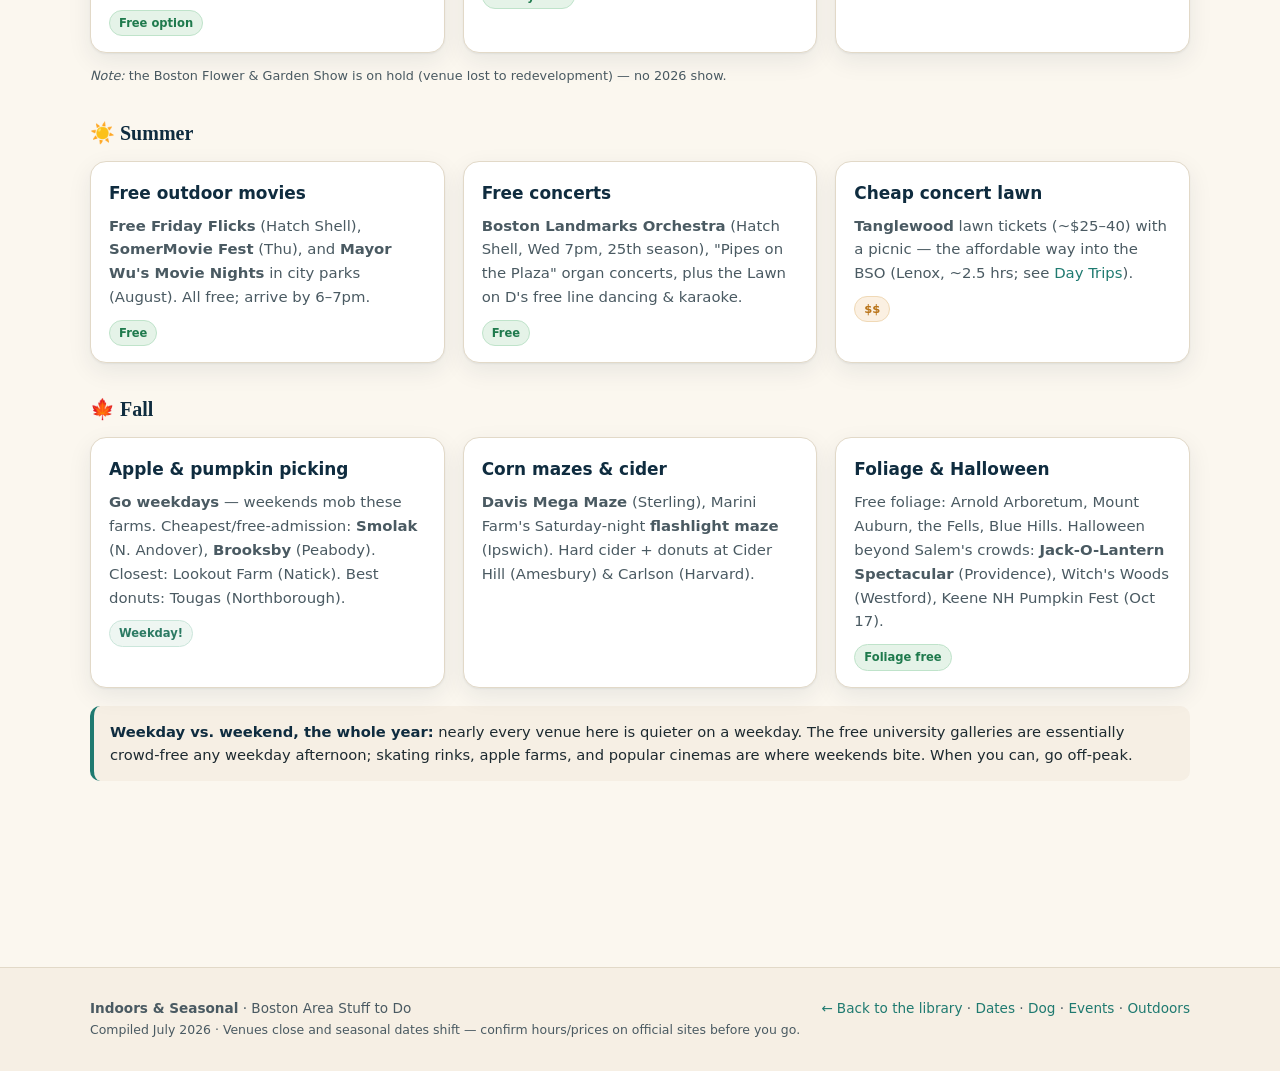
<file: boston-guide/indoor.html>
<!DOCTYPE html>
<html lang="en">
<head>
<meta charset="utf-8">
<meta name="viewport" content="width=device-width, initial-scale=1">
<title>Indoors &amp; Seasonal · Boston Area Stuff to Do</title>
<meta name="description" content="Rainy-day and seasonal Greater Boston: quirky & free museums, library museum-pass hacks, candlepin & barcades, indie cinemas, live music on a budget, plus a season-by-season calendar of skating, lights, maple sugaring, free movies and apple picking.">
<link rel="stylesheet" href="guide.css">
</head>
<body>
<header class="topbar">
  <div class="wrap">
    <a class="brand" href="index.html">🧭 Boston Area <span class="dot">·</span> Stuff to Do</a>
    <nav class="navlinks">
      <a href="index.html">Home</a>
      <a href="outdoor.html">Outdoors</a>
      <a href="beaches.html">Beaches</a>
      <a href="daytrips.html">Day Trips</a>
      <a href="restaurants.html">Eat</a>
      <a href="dates.html">Cheap Dates</a>
      <a href="dogs.html">Dog Days</a>
      <a href="events.html">Events &amp; Markets</a>
      <a href="indoor.html" class="active">Indoors</a>
      <a href="months.html">Calendar</a>
    </nav>
  </div>
</header>

<section class="hero">
  <div class="wrap">
    <p class="eyebrow">Guide 06 · Rainy days &amp; the whole calendar</p>
    <h1>When the weather turns &mdash; and every season in between.</h1>
    <p>Quirky and <strong>free</strong> museums, library museum-pass hacks, candlepin and barcades, indie cinemas, cheap live music, plus a season-by-season calendar of skating, holiday lights, maple sugaring, free outdoor movies, and apple picking. Everything checked for 2026 &mdash; closures flagged.</p>
  </div>
  <div class="wave"></div>
</section>

<main>
<div class="wrap">

  <div class="toc">
    <a href="#museums"><span class="ic">🏛️</span> Quirky &amp; Free Museums</a>
    <a href="#free"><span class="ic">🎟️</span> Free-Culture Hacks</a>
    <a href="#games"><span class="ic">🎳</span> Games &amp; Activities</a>
    <a href="#cinema"><span class="ic">🎬</span> Cinemas &amp; Live Music</a>
    <a href="#books"><span class="ic">📚</span> Libraries &amp; Bookstores</a>
    <a href="#seasonal"><span class="ic">🍂</span> Season by Season</a>
  </div>

  <!-- MUSEUMS -->
  <section class="section" id="museums">
    <p class="kicker">Skip the big obvious ones</p>
    <h2><span class="ic">🏛️</span> Quirky &amp; free museums</h2>
    <p class="lede">The small, strange, and free-to-enter collections locals love. Two easy all-weather clusters: <b>Harvard Square</b> (Art Museums + Natural History + Ancient Near East) and <b>Kendall Square</b> (MIT Museum + List Center).</p>

    <h3>Quirky &amp; small</h3>
    <div class="grid cols-3">
      <div class="card"><h4>Warren Anatomical Museum</h4><div class="where">📍 Longwood · FREE</div><p class="small">Cabinet-of-curiosities medical museum — Phineas Gage's skull &amp; tamping iron. <b>Sat only, 10&ndash;4</b> (photo ID at desk).</p><div class="meta"><span class="tag free">Free</span></div></div>
      <div class="card"><h4>Museum of Bad Art (MOBA)</h4><div class="where">📍 Dorchester Brewing Co. · FREE</div><p class="small">"Art too bad to be ignored," hung in a taproom. Daily from 11:30. <b>21+ after 6pm Fri/Sat</b> — teens go earlier.</p><div class="meta"><span class="tag free">Free</span></div></div>
      <div class="card"><h4>Metropolitan Waterworks Museum</h4><div class="where">📍 Chestnut Hill · FREE</div><p class="small">A cathedral-like pumping station of monumental steam engines. Wed&ndash;Sun 11&ndash;4, free parking.</p><div class="meta"><span class="tag free">Free</span></div></div>
      <div class="card"><h4>MIT Museum</h4><div class="where">📍 Kendall Sq · $18</div><p class="small">Robotics, AI, holography, kinetic sculpture. Next to the Red Line; a rainy weekday is ideal.</p><div class="meta"><span class="tag mod">$$</span></div></div>
      <div class="card"><h4>Larz Anderson Auto Museum</h4><div class="where">📍 Brookline · $15</div><p class="small">America's oldest car collection in a Gilded-Age carriage house. Tue&ndash;Sun 10&ndash;3, free park parking.</p><div class="meta"><span class="tag mod">$$</span></div></div>
      <div class="card"><h4>The Mapparium</h4><div class="where">📍 Back Bay · $6</div><p class="small">Walk through a 3-story stained-glass globe with wild acoustics. <b>Free with a BPL museum pass.</b></p><div class="meta"><span class="tag cheap">$ / free w/ pass</span></div></div>
    </div>

    <h3>Free university museums</h3>
    <div class="grid cols-3">
      <div class="card"><h4>Harvard Art Museums ★</h4><div class="where">📍 Harvard Sq</div><p class="small"><b>FREE to all, every open day</b> (permanent policy since 2023). Fogg/Busch-Reisinger/Sackler under one roof. Tue&ndash;Sun 10&ndash;5.</p><div class="meta"><span class="tag free">Free</span></div></div>
      <div class="card"><h4>Harvard Museum of the Ancient Near East</h4><div class="where">📍 Harvard Sq</div><p class="small">Cuneiform tablets, a full Nuzi-house reconstruction. <b>Always free.</b> Sun&ndash;Fri 11&ndash;4, a small, often-empty gem.</p><div class="meta"><span class="tag free">Free</span></div></div>
      <div class="card"><h4>MIT List Visual Arts Center</h4><div class="where">📍 Kendall Sq</div><p class="small">MIT's contemporary kunsthalle. <b>Free</b>, Tue&ndash;Sun. Pair with the MIT Museum nearby.</p><div class="meta"><span class="tag free">Free</span></div></div>
      <div class="card"><h4>Rose Art Museum (Brandeis)</h4><div class="where">📍 Waltham</div><p class="small">One of NE's best university modern/contemporary collections (Warhol, de Kooning). <b>Free</b>, Wed&ndash;Sun 11&ndash;5.</p><div class="meta"><span class="tag free">Free</span></div></div>
      <div class="card"><h4>Tufts University Art Galleries</h4><div class="where">📍 Medford</div><p class="small"><b>Free</b>, Tue&ndash;Sun 11&ndash;5; Green Line to Medford/Tufts, free parking.</p><div class="meta"><span class="tag free">Free</span></div></div>
      <div class="card"><h4>Harvard Natural History + Peabody</h4><div class="where">📍 Harvard Sq · $20</div><p class="small">The famous glass flowers, whales, minerals. <b>Free for MA residents Sun 9&ndash;12 &amp; Wed 3&ndash;5.</b></p><div class="meta"><span class="tag mod">$$ / free windows</span></div></div>
    </div>
    <div class="callout"><strong>Save it for fall:</strong> the excellent <b>Davis Museum at Wellesley</b> (free) is closed for the summer and reopens <b>Sept 25, 2026</b>. Note: Harvard's Peabody/Natural History admission rose July 1, 2026 — confirm at the desk.</div>
  </section>

  <hr class="divider">

  <!-- FREE CULTURE -->
  <section class="section" id="free">
    <p class="kicker">How locals see culture for near-free</p>
    <h2><span class="ic">🎟️</span> Free-culture hacks</h2>
    <div class="grid cols-2">
      <div class="card">
        <h4>Library museum passes — the big one</h4>
        <p class="small">Every public library lends discounted/free museum passes to cardholders. A <b>physical BPL card</b> (free to <em>anyone who lives, works, studies, or owns property in MA</em>) gets you <b>fully free admission for up to ~4 people</b> to the Museum of Science, ICA, New England Aquarium, and Harvard's museums, plus discounts at the MFA, Gardner, and Zoo New England.</p>
        <p class="small"><b>Catch:</b> a BPL <em>eCard</em> can't borrow passes — upgrade to a physical card (free) at any branch. Reserve on <a href="https://bpl.libcal.com/passes">bpl.libcal.com/passes</a>. In a <b>Minuteman</b> town (Cambridge, Brookline, Newton + ~38 others)? One card works across every member library — shop around for the pass/date you want.</p>
        <div class="meta"><span class="tag free">Free / discounted</span></div>
      </div>
      <div class="card">
        <h4>Always-free &amp; free-day picks</h4>
        <ul class="clean small">
          <li><b>The under-18 superpower:</b> the <b>MFA (17U), ICA (18U), and Gardner (18U)</b> are free for the kids <em>every day</em> — their dates live in the <a href="dates.html#free">Cheap Dates guide</a>.</li>
          <li><b>Isabella Stewart Gardner</b> — free <b>every Thursday 5&ndash;9pm</b> (new as of July 2026); also free if your name is Isabella (call 24h ahead).</li>
          <li><b>Harvard Art Museums</b> — free to all, always.</li>
          <li><b>Harvard Natural History</b> — free for MA residents Sun AM &amp; Wed 3&ndash;5.</li>
          <li><b>The Clark</b> (Williamstown) — free for all <b>Jan&ndash;Mar 2026</b>.</li>
          <li>Free galleries: MIT List, Tufts, BU (808/Stone), Rose.</li>
          <li>Free outdoor art &amp; the whole <a href="outdoor.html">Emerald Necklace</a>.</li>
        </ul>
        <div class="meta"><span class="tag free">Free</span></div>
      </div>
    </div>
  </section>

  <hr class="divider">

  <!-- GAMES -->
  <section class="section" id="games">
    <p class="kicker">Rainy-afternoon energy</p>
    <h2><span class="ic">🎳</span> Games &amp; hands-on activities</h2>

    <h3>Board-game cafés &amp; barcades</h3>
    <div class="grid cols-3">
      <div class="card"><h4>Knight Moves</h4><div class="where">📍 Coolidge Corner · all ages</div><p class="small">300+ games, <b>$10 all-day</b> (free if you just get coffee). The flagship. <em>The Somerville location is closed — Brookline only.</em></p><div class="meta"><span class="tag cheap">$</span></div></div>
      <div class="card"><h4>Tavern of Tales</h4><div class="where">📍 Mission Hill</div><p class="small">Free open shelf + bookable themed rooms; food &amp; cocktails, D&amp;D/Magic nights.</p><div class="meta"><span class="tag cheap">$&ndash;$$</span></div></div>
      <div class="card"><h4>Pop's Pinball @ Bow Market</h4><div class="where">📍 Union Sq · all ages</div><p class="small">All-pinball room, <b>~$1/play</b>, curated vintage machines. Cheapest fun in town.</p><div class="meta"><span class="tag cheap">$</span></div></div>
      <div class="card"><h4>Versus — free play, all ages till 6</h4><div class="where">📍 Downtown Crossing · all ages daytime</div><p class="small">~35 machines <b>all on free play</b>; free entry before 6pm (21+ at 7). Students free-play Mon&ndash;Tue. The best all-ages arcade deal in the city.</p><div class="meta"><span class="tag free">Free b4 6</span><span class="tag date">💕</span></div></div>
      <div class="card"><h4>A4cade / Roxy's</h4><div class="where">📍 Central Sq · 21+</div><p class="small">Speakeasy retro arcade bar behind Roxy's Grilled Cheese. $5 cover after 8pm.</p><div class="meta"><span class="tag mod">21+</span></div></div>
      <div class="card"><h4>Boston Bowl</h4><div class="where">📍 Dorchester · all ages</div><p class="small">Candlepin + tenpin + 80-game arcade, open very late, <b>free parking</b> — the teen-friendly catch-all.</p><div class="meta"><span class="tag cheap">$&ndash;$$</span></div></div>
      <div class="card"><h4>F1 Arcade</h4><div class="where">📍 Seaport · 7+ to race</div><p class="small">69 full-motion F1 sims + bar. Racing from $30; book ahead.</p><div class="meta"><span class="tag mod">$$</span></div></div>
    </div>

    <h3>Candlepin bowling (a New England original)</h3>
    <div class="grid cols-2">
      <div class="card"><h4>Sacco's Bowl Haven @ Flatbread</h4><div class="where">📍 Davis Sq</div><p class="small">Historic 1939 candlepin lanes fused with a wood-fired pizzeria (several veggie flatbreads + vegan cheese). The candlepin-plus-dinner date. ~$5/game weekday days.</p><div class="meta"><span class="tag cheap">$</span><span class="tag date">💕</span></div></div>
      <div class="card"><h4>Central Park Lanes</h4><div class="where">📍 East Boston</div><p class="small">Old-school, <b>cash-only, BYOB</b> — one of the most authentic candlepin rooms in the city.</p></div>
      <div class="card"><h4>Ron's Bowling &amp; Ice Cream</h4><div class="where">📍 Hyde Park</div><p class="small">10 candlepin lanes + homemade ice cream since 1976. Bowl a string, get a sundae. Budget-friendly.</p></div>
      <div class="card"><h4>South Boston Candlepin</h4><div class="where">📍 South Boston</div><p class="small">Modern, well-kept, family by day / bar crowd at night. From ~$12/person; reserve weekend evenings.</p></div>
    </div>

    <h3>Climbing, escape rooms &amp; axe throwing</h3>
    <div class="grid cols-3">
      <div class="card"><h4>Central Rock Gym</h4><div class="where">📍 Cambridge (Alewife) + Watertown</div><p class="small">Ropes + bouldering, ~$33 day pass. Cambridge is walkable from Alewife.</p><div class="meta"><span class="tag mod">$$</span></div></div>
      <div class="card"><h4>Bouldering Project</h4><div class="where">📍 Somerville (Union Sq)</div><p class="small">Big bouldering gym (formerly Brooklyn Boulders — rebranded, same spot). ~$35 intro two-week pass.</p><div class="meta"><span class="tag mod">$$</span></div></div>
      <div class="card"><h4>Boda Borg</h4><div class="where">📍 Malden · all ages</div><p class="small">24 physical/mental "Quests" — high-energy team play. $30/2hr; <b>teams must be 3&ndash;5</b>, so it's the family or double-date move. Malden Center on the Orange Line.</p><div class="meta"><span class="tag mod">$$</span></div></div>
      <div class="card"><h4>Boxaroo / Trapology / Escape the Room</h4><div class="where">📍 Downtown</div><p class="small">Well-reviewed escape rooms, ~$34&ndash;45/person. Reserve ahead. Trapology is 13+ (under-18 need an adult).</p><div class="meta"><span class="tag mod">$$</span></div></div>
      <div class="card"><h4>Urban Axes</h4><div class="where">📍 Union Sq · <b>21+</b></div><p class="small">Boston's original axe-throwing bar; coached sessions ~$40. Strictly 21+.</p><div class="meta"><span class="tag mod">21+</span></div></div>
      <div class="card"><h4>Axe Throwing Club</h4><div class="where">📍 North End</div><p class="small">More walk-in friendly, ~$30/hr with drinks/snacks. Wed&ndash;Sun.</p><div class="meta"><span class="tag mod">$$</span></div></div>
    </div>
    <p class="small"><b>Don't get sent to the wrong place:</b> Lanes &amp; Games and Milky Way Lanes are closed; "Escape the Room Boston" is at 33 West St (Downtown Crossing); Bad Axe Throwing has <em>no</em> Boston location.</p>
  </section>

  <hr class="divider">

  <!-- CINEMA -->
  <section class="section" id="cinema">
    <p class="kicker">Big screens &amp; small stages on a budget</p>
    <h2><span class="ic">🎬</span> Indie cinemas &amp; cheap live entertainment</h2>

    <h3>Independent &amp; cheap cinemas</h3>
    <div class="grid cols-3">
      <div class="card"><h4>Coolidge Corner Theatre</h4><div class="where">📍 Brookline</div><p class="small">Beloved art-house nonprofit; <b>$8.25 for EBT/WIC/ConnectorCare</b>, cheap Thursday senior mornings.</p></div>
      <div class="card"><h4>Brattle Theatre</h4><div class="where">📍 Harvard Sq</div><p class="small">Nonprofit repertory — classics &amp; restorations; <b>double features $19</b> (two movies, one ticket).</p><div class="meta"><span class="tag cheap">$</span><span class="tag date">💕</span></div></div>
      <div class="card"><h4>Somerville Theatre</h4><div class="where">📍 Davis Sq</div><p class="small">Independent (employee-owned), first/second-run + 35/70mm; <b>all matinee seats $12</b>. Crystal Ballroom upstairs.</p><div class="meta"><span class="tag cheap">$</span><span class="tag date">💕</span></div></div>
      <div class="card"><h4>Capitol &amp; Regent</h4><div class="where">📍 Arlington</div><p class="small">Cheaper-than-chains indie/family films; the Regent adds live music &amp; comedy.</p></div>
      <div class="card"><h4>West Newton Cinema</h4><div class="where">📍 West Newton</div><p class="small">Nonprofit-rescued, new 4K projectors; commuter rail accessible.</p></div>
      <div class="card"><h4>Lexington Venue / Dedham Community</h4><div class="where">📍 suburbs</div><p class="small">Small historic art/first-run houses, cheaper than the multiplex.</p></div>
    </div>
    <p class="small"><em>Closed / not-yet-open:</em> Luna Theater (Lowell, closed), Great Scott (rebuilding). The Cabot (Beverly) and Landmark Kendall are open but reconfirm calendars.</p>

    <h3>Small music venues (cheap cover)</h3>
    <div class="grid cols-3">
      <div class="card"><h4>The Middle East</h4><div class="where">📍 Central Sq</div><p class="small">Five rooms, cover from ~$10 — your best cheap local-band bet.</p></div>
      <div class="card"><h4>McCarthy's &amp; Toad</h4><div class="where">📍 Porter Sq · FREE</div><p class="small"><b>Free live music 7 nights</b>, no cover; nightly Irish trad sessions.</p><div class="meta"><span class="tag free">Free</span></div></div>
      <div class="card"><h4>The Burren</h4><div class="where">📍 Davis Sq · FREE</div><p class="small"><b>Free music every night</b> in the front room; low-cost back-room shows.</p><div class="meta"><span class="tag free">Free</span></div></div>
      <div class="card"><h4>Lizard Lounge</h4><div class="where">📍 nr Harvard Sq</div><p class="small">Intimate club; Monday open mic, Sunday poetry slam.</p></div>
      <div class="card"><h4>Club Passim</h4><div class="where">📍 Harvard Sq · all ages</div><p class="small">Iconic nonprofit folk club since 1958, 400+ shows/year — officially all-ages, candlelit, and $10&ndash;35. A stealth great date room.</p><div class="meta"><span class="tag cheap">$</span><span class="tag date">💕</span></div></div>
      <div class="card"><h4>The Jungle / Deep Cuts</h4><div class="where">📍 Somerville / Medford</div><p class="small">Community clubs with low cover and local-leaning bookings.</p></div>
    </div>

    <h3>Comedy, theater &amp; trivia</h3>
    <div class="grid cols-3">
      <div class="card"><h4>The Comedy Studio</h4><div class="where">📍 Harvard Sq</div><p class="small">Great budget stand-up: <b>$8 Wed/Thu/Sun, $12 Tue/Fri/Sat</b>.</p><div class="meta"><span class="tag cheap">$</span></div></div>
      <div class="card"><h4>Central Square Theater</h4><div class="where">📍 Central Sq</div><p class="small"><b>$5 tickets</b> via MA "Card to Culture" (EBT/WIC); half-price via BosTix.</p><div class="meta"><span class="tag cheap">$</span></div></div>
      <div class="card"><h4>Footlight Club</h4><div class="where">📍 Jamaica Plain</div><p class="small">Oldest community theater in the US (since 1877); ~$25 tickets.</p></div>
      <div class="card"><h4>Stump! &amp; Geeks Who Drink trivia</h4><div class="where">📍 80+ bars metro-wide</div><p class="small"><b>Free to play</b> weeknights across the metro; prizes in gift cards/tabs.</p><div class="meta"><span class="tag free">Free</span></div></div>
      <div class="card"><h4>Mendon Twin Drive-In</h4><div class="where">📍 Mendon · ~45 min</div><p class="small">Twin-screen double features, ~$38/car (season runs ~Apr&ndash;Dec). Bring a carful; beer garden is 21+ but the lot is all-ages.</p><div class="meta"><span class="tag mod">$38/car</span><span class="tag date">💕</span></div></div>
      <div class="card"><h4>Northfield Drive-In</h4><div class="where">📍 NH line · ~1.5 hrs</div><p class="small">77+ years, family-friendly double features.</p></div>
    </div>
  </section>

  <hr class="divider">

  <!-- BOOKS -->
  <section class="section" id="books">
    <p class="kicker">Settle in for hours</p>
    <h2><span class="ic">📚</span> Libraries &amp; bookstores worth a trip</h2>
    <div class="grid cols-3">
      <div class="card"><h4>BPL Central (McKim)</h4><div class="where">📍 Copley · FREE</div><p class="small">A "palace for the people" — Bates Hall, Sargent murals, a covered courtyard. Free daily art/architecture tours.</p><div class="meta"><span class="tag free">Free</span></div></div>
      <div class="card"><h4>Boston Athenaeum</h4><div class="where">📍 Beacon Hill · $40 day</div><p class="small">1807 membership library, five tiers of grand reading rooms. Not free — $40 day pass.</p><div class="meta"><span class="tag mod">$$</span></div></div>
      <div class="card"><h4>Cambridge Public Library</h4><div class="where">📍 Mid-Cambridge · FREE</div><p class="small">1889 stone building fused to a luminous glass addition — great light on gray days.</p><div class="meta"><span class="tag free">Free</span></div></div>
      <div class="card"><h4>Brattle Book Shop</h4><div class="where">📍 Downtown Crossing</div><p class="small">One of America's oldest antiquarian shops (1825), two floors + a $3 outdoor bargain lot.</p></div>
      <div class="card"><h4>Harvard Book Store</h4><div class="where">📍 Harvard Sq</div><p class="small">Independent since 1932, basement bargains, a book-printing robot, top author series. Open to 10pm.</p></div>
      <div class="card"><h4>Brookline Booksmith</h4><div class="where">📍 Coolidge Corner</div><p class="small">Beloved indie (1961) with a legendary 25,000-title Used Book Cellar. Open till 11 Fri/Sat.</p></div>
      <div class="card"><h4>Beacon Hill Books &amp; Café</h4><div class="where">📍 Charles St</div><p class="small">A jewel-box three-story townhouse shop with themed floors and a café; reserve for tea.</p></div>
      <div class="card"><h4>Grolier Poetry Book Shop</h4><div class="where">📍 Harvard Sq</div><p class="small">Oldest all-poetry bookshop in the US (1927). Tiny, atmospheric, Wed&ndash;Sat.</p></div>
      <div class="card"><h4>Papercuts / Porter Square Books</h4><div class="where">📍 JP / Porter Sq</div><p class="small">Sharply curated neighborhood indies with cafés and strong event calendars.</p></div>
    </div>
    <p class="small"><em>Note:</em> Raven Used Books (Harvard Sq &amp; Newbury St) is closed — don't go looking for it.</p>
  </section>

  <hr class="divider">

  <!-- SEASONAL -->
  <section class="section" id="seasonal">
    <p class="kicker">The right move for the month you're in</p>
    <h2><span class="ic">🍂</span> Season by season</h2>

    <h3>❄️ Winter</h3>
    <div class="grid cols-3">
      <div class="card"><h4>Ice skating — free &amp; cheap</h4><p class="small">Marquee: <b>Frog Pond</b> ($10, free under 58") &amp; <b>Skate @ Canal District Kendall</b> ($3&ndash;7). <b>FREE</b> DCR rinks: <b>Steriti</b> (North End) &amp; <b>Kelly</b> (JP, $5 rentals). Weekday middays are emptiest.</p><div class="meta"><span class="tag free">Free options</span></div></div>
      <div class="card"><h4>Holiday lights &amp; markets</h4><p class="small">Free: <b>Common Tree Lighting</b>, <b>Blink!</b> at Faneuil Hall, <b>Snowport</b> (Seaport). Ticketed: Stone Zoo ZooLights, Mass Hort Festival of Trees (Elm Bank), Bright Nights (Springfield drive-through), Gardens Aglow (Sandwich).</p><div class="meta"><span class="tag free">Free &amp; $$</span></div></div>
      <div class="card"><h4>Ski &amp; tube</h4><p class="small">Closest: <b>Blue Hills</b> (Canton, ~25 min, night skiing). Bigger: Wachusett, Nashoba Valley, Ski Ward (tubing $28&ndash;33). All drive-only. Tubing &amp; midweek/twilight tickets are the budget play.</p></div>
      <div class="card"><h4>Warm indoor escapes</h4><p class="small"><b>Lyman Estate Greenhouses</b> (Waltham, free, camellias Feb&ndash;Mar), the <b>Gardner courtyard</b>, and the Tower Hill conservatories (orchid show early Feb&ndash;late Mar).</p><div class="meta"><span class="tag free">Free options</span></div></div>
    </div>

    <h3>🌱 Spring</h3>
    <div class="grid cols-3">
      <div class="card"><h4>Maple sugaring (late Feb&ndash;mid Mar)</h4><p class="small"><b>FREE</b> DCR "Maple Sugarin' Days" at Brookwood Farm (Blue Hills, Canton). Also Natick Community Farm ($10), Mass Audubon Drumlin/Ipswich River/Moose Hill (~$15&ndash;20, register).</p><div class="meta"><span class="tag free">Free option</span></div></div>
      <div class="card"><h4>Blooms &amp; birding</h4><p class="small">Peak spring migration at <b>Mount Auburn Cemetery</b> (free, 6am "quiet hours"). <b>Arnold Arboretum Lilac Sunday — May 10, 2026</b> (free). Tower Hill's 25,000 daffodils (~$18).</p><div class="meta"><span class="tag free">Mostly free</span></div></div>
      <div class="card"><h4>Marathon Monday</h4><p class="small"><b>Apr 20, 2026</b> — free spectating at the Wellesley "Scream Tunnel," Heartbreak Hill (Newton), or Coolidge Corner. Take the T.</p><div class="meta"><span class="tag free">Free</span></div></div>
    </div>
    <p class="small"><em>Note:</em> the Boston Flower &amp; Garden Show is on hold (venue lost to redevelopment) — no 2026 show.</p>

    <h3>☀️ Summer</h3>
    <div class="grid cols-3">
      <div class="card"><h4>Free outdoor movies</h4><p class="small"><b>Free Friday Flicks</b> (Hatch Shell), <b>SomerMovie Fest</b> (Thu), and <b>Mayor Wu's Movie Nights</b> in city parks (August). All free; arrive by 6&ndash;7pm.</p><div class="meta"><span class="tag free">Free</span></div></div>
      <div class="card"><h4>Free concerts</h4><p class="small"><b>Boston Landmarks Orchestra</b> (Hatch Shell, Wed 7pm, 25th season), "Pipes on the Plaza" organ concerts, plus the Lawn on D's free line dancing &amp; karaoke.</p><div class="meta"><span class="tag free">Free</span></div></div>
      <div class="card"><h4>Cheap concert lawn</h4><p class="small"><b>Tanglewood</b> lawn tickets (~$25&ndash;40) with a picnic — the affordable way into the BSO (Lenox, ~2.5 hrs; see <a href="daytrips.html">Day Trips</a>).</p><div class="meta"><span class="tag mod">$$</span></div></div>
    </div>

    <h3>🍁 Fall</h3>
    <div class="grid cols-3">
      <div class="card"><h4>Apple &amp; pumpkin picking</h4><p class="small"><b>Go weekdays</b> — weekends mob these farms. Cheapest/free-admission: <b>Smolak</b> (N. Andover), <b>Brooksby</b> (Peabody). Closest: Lookout Farm (Natick). Best donuts: Tougas (Northborough).</p><div class="meta"><span class="tag weekday">Weekday!</span></div></div>
      <div class="card"><h4>Corn mazes &amp; cider</h4><p class="small"><b>Davis Mega Maze</b> (Sterling), Marini Farm's Saturday-night <b>flashlight maze</b> (Ipswich). Hard cider + donuts at Cider Hill (Amesbury) &amp; Carlson (Harvard).</p></div>
      <div class="card"><h4>Foliage &amp; Halloween</h4><p class="small">Free foliage: Arnold Arboretum, Mount Auburn, the Fells, Blue Hills. Halloween beyond Salem's crowds: <b>Jack-O-Lantern Spectacular</b> (Providence), Witch's Woods (Westford), Keene NH Pumpkin Fest (Oct 17).</p><div class="meta"><span class="tag free">Foliage free</span></div></div>
    </div>
    <div class="callout tip">
      <strong>Weekday vs. weekend, the whole year:</strong> nearly every venue here is quieter on a weekday. The free university galleries are essentially crowd-free any weekday afternoon; skating rinks, apple farms, and popular cinemas are where weekends bite. When you can, go off-peak.
    </div>
  </section>

</div>
</main>

<footer>
  <div class="wrap">
    <div>
      <strong>Indoors &amp; Seasonal</strong> · Boston Area Stuff to Do<br>
      <span class="updated">Compiled July 2026 · Venues close and seasonal dates shift — confirm hours/prices on official sites before you go.</span>
    </div>
    <div class="backlink">
      <a href="index.html">← Back to the library</a> · <a href="dates.html">Dates</a> ·
      <a href="dogs.html">Dog</a> ·
      <a href="events.html">Events</a> · <a href="outdoor.html">Outdoors</a>
    </div>
  </div>
</footer>
</body>
</html>
</file>
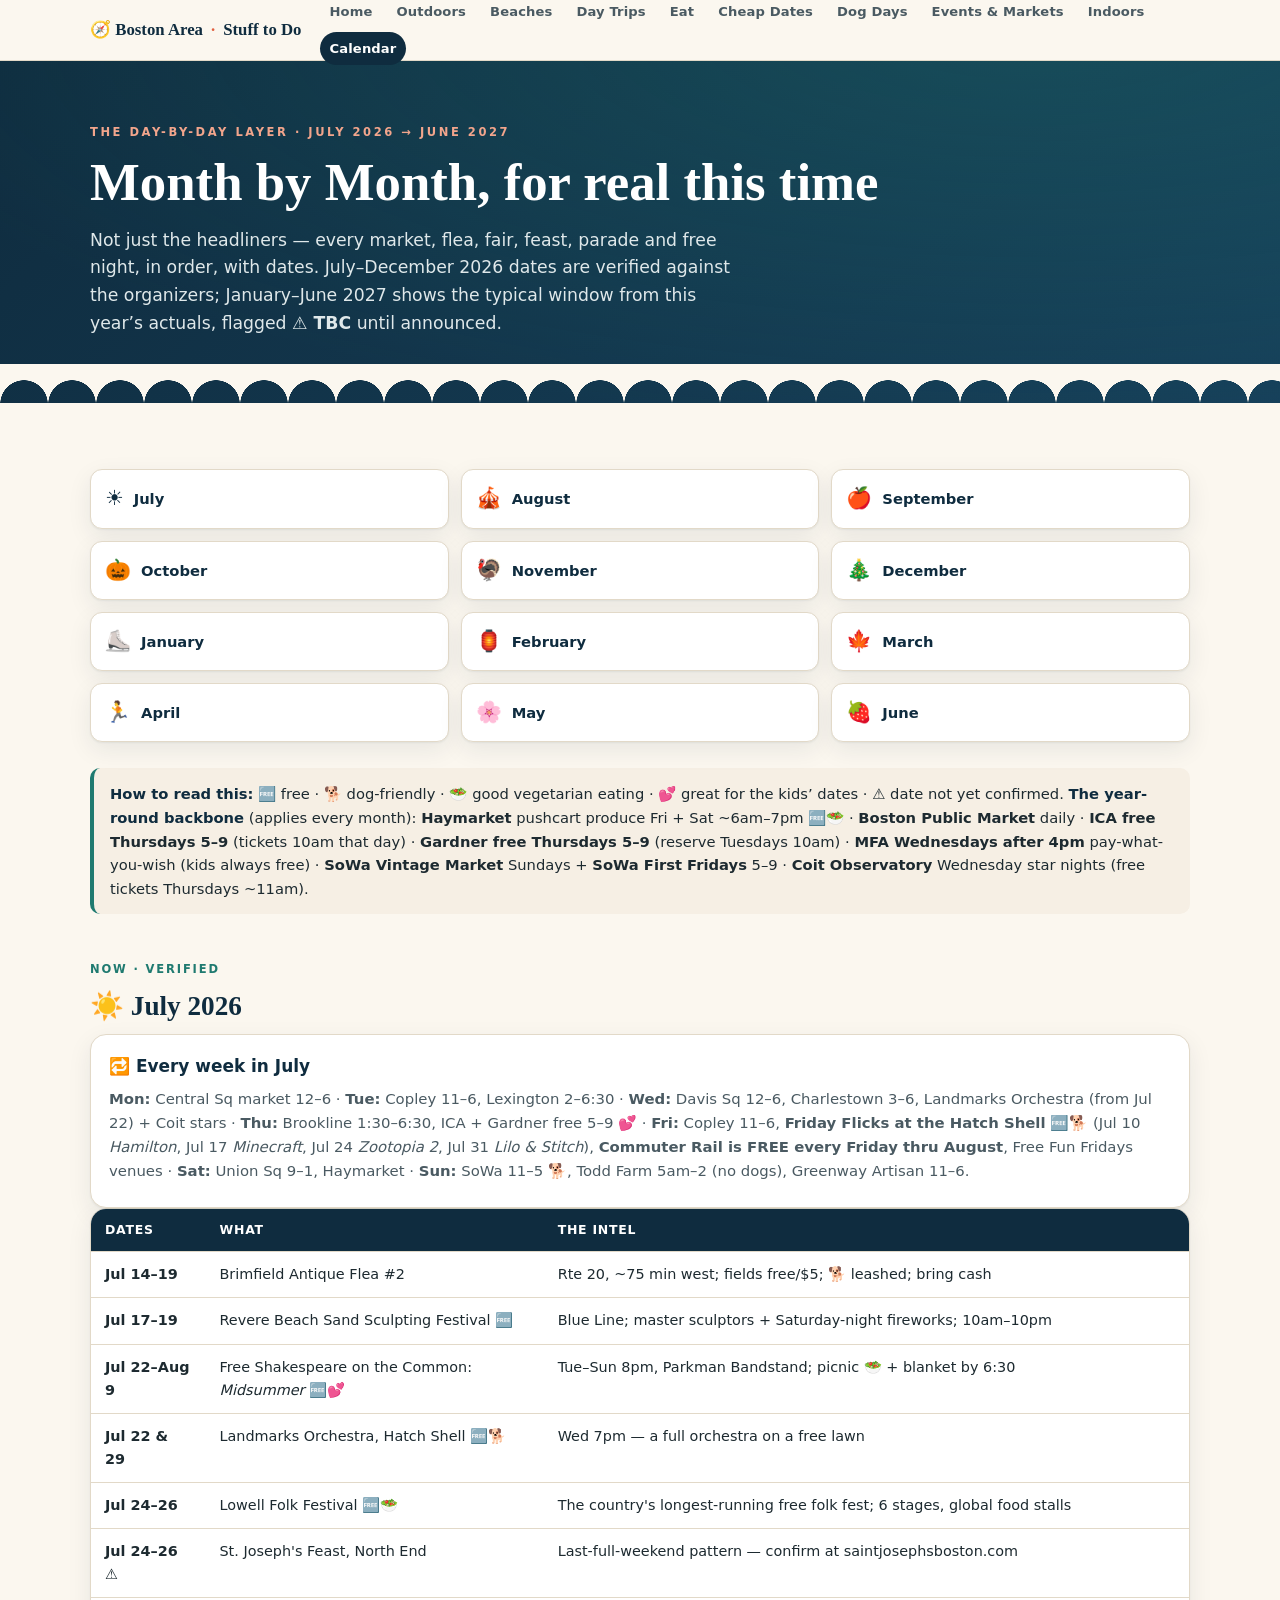
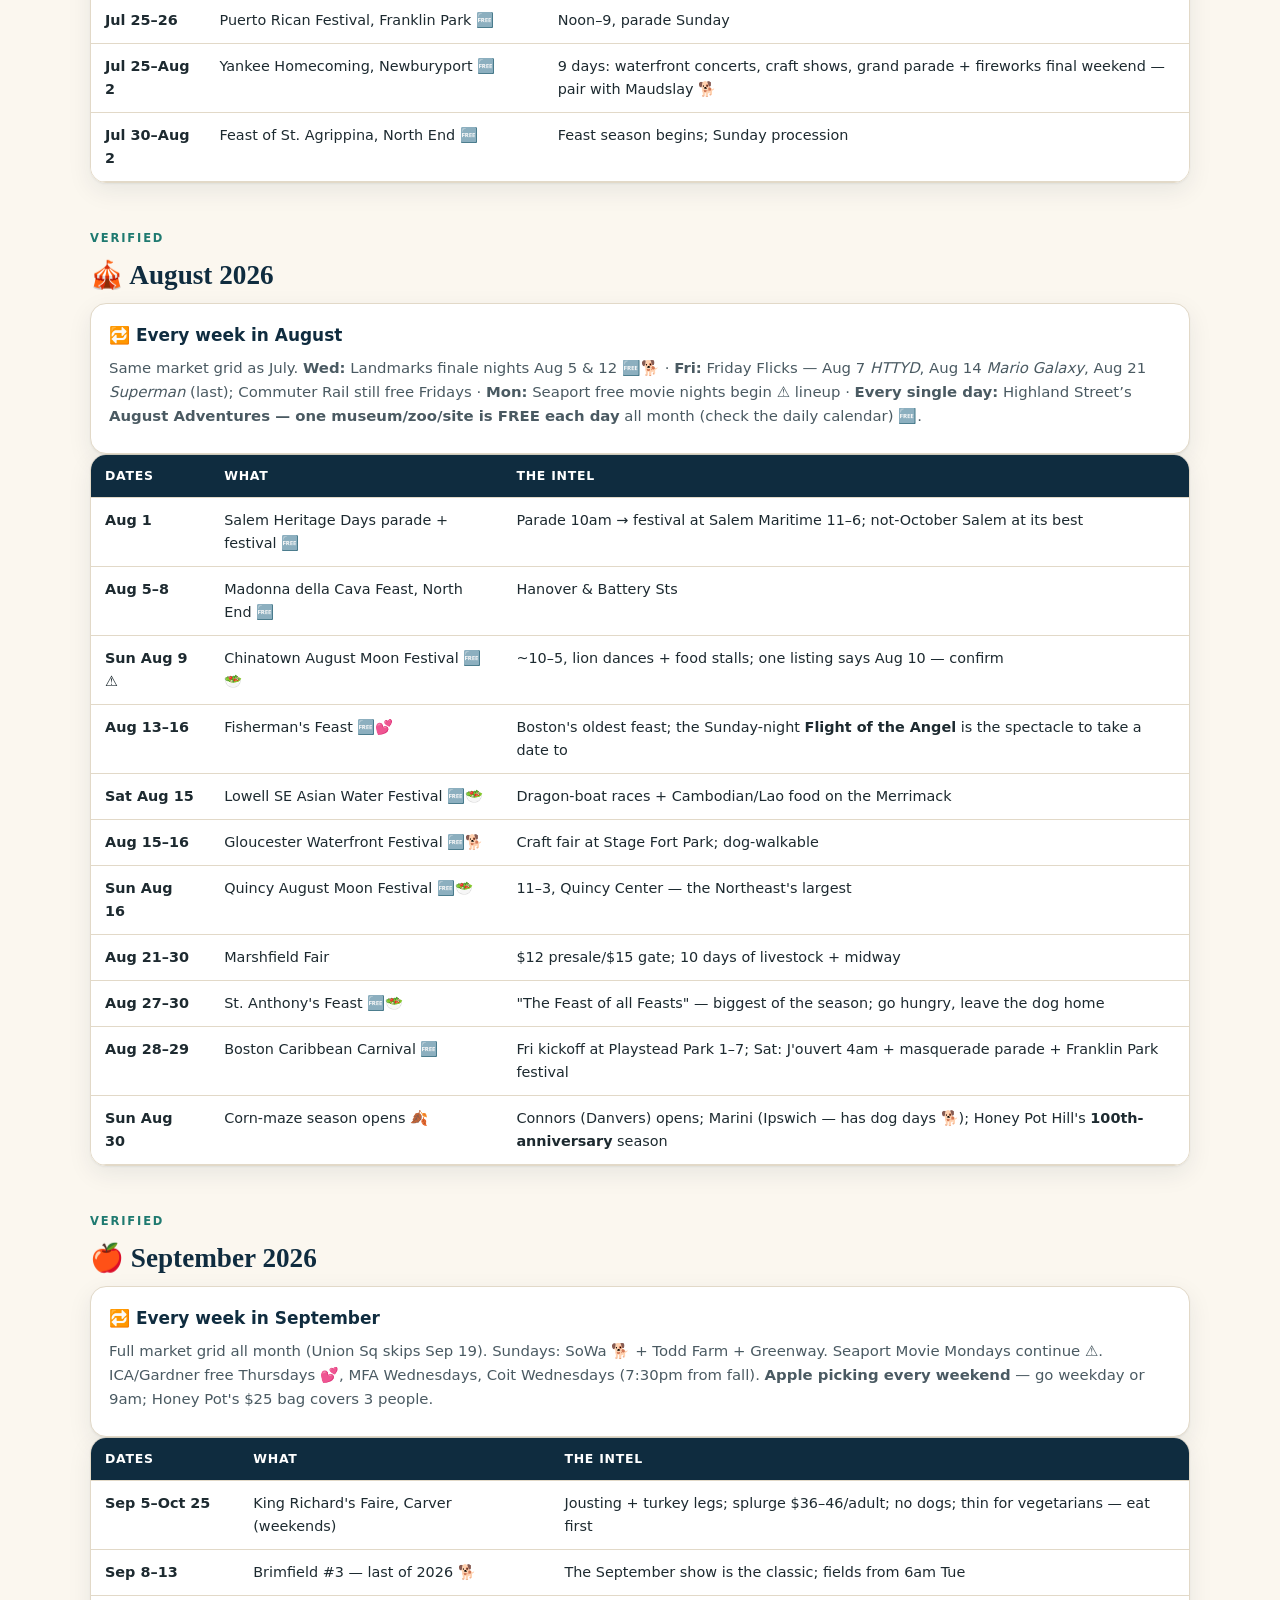
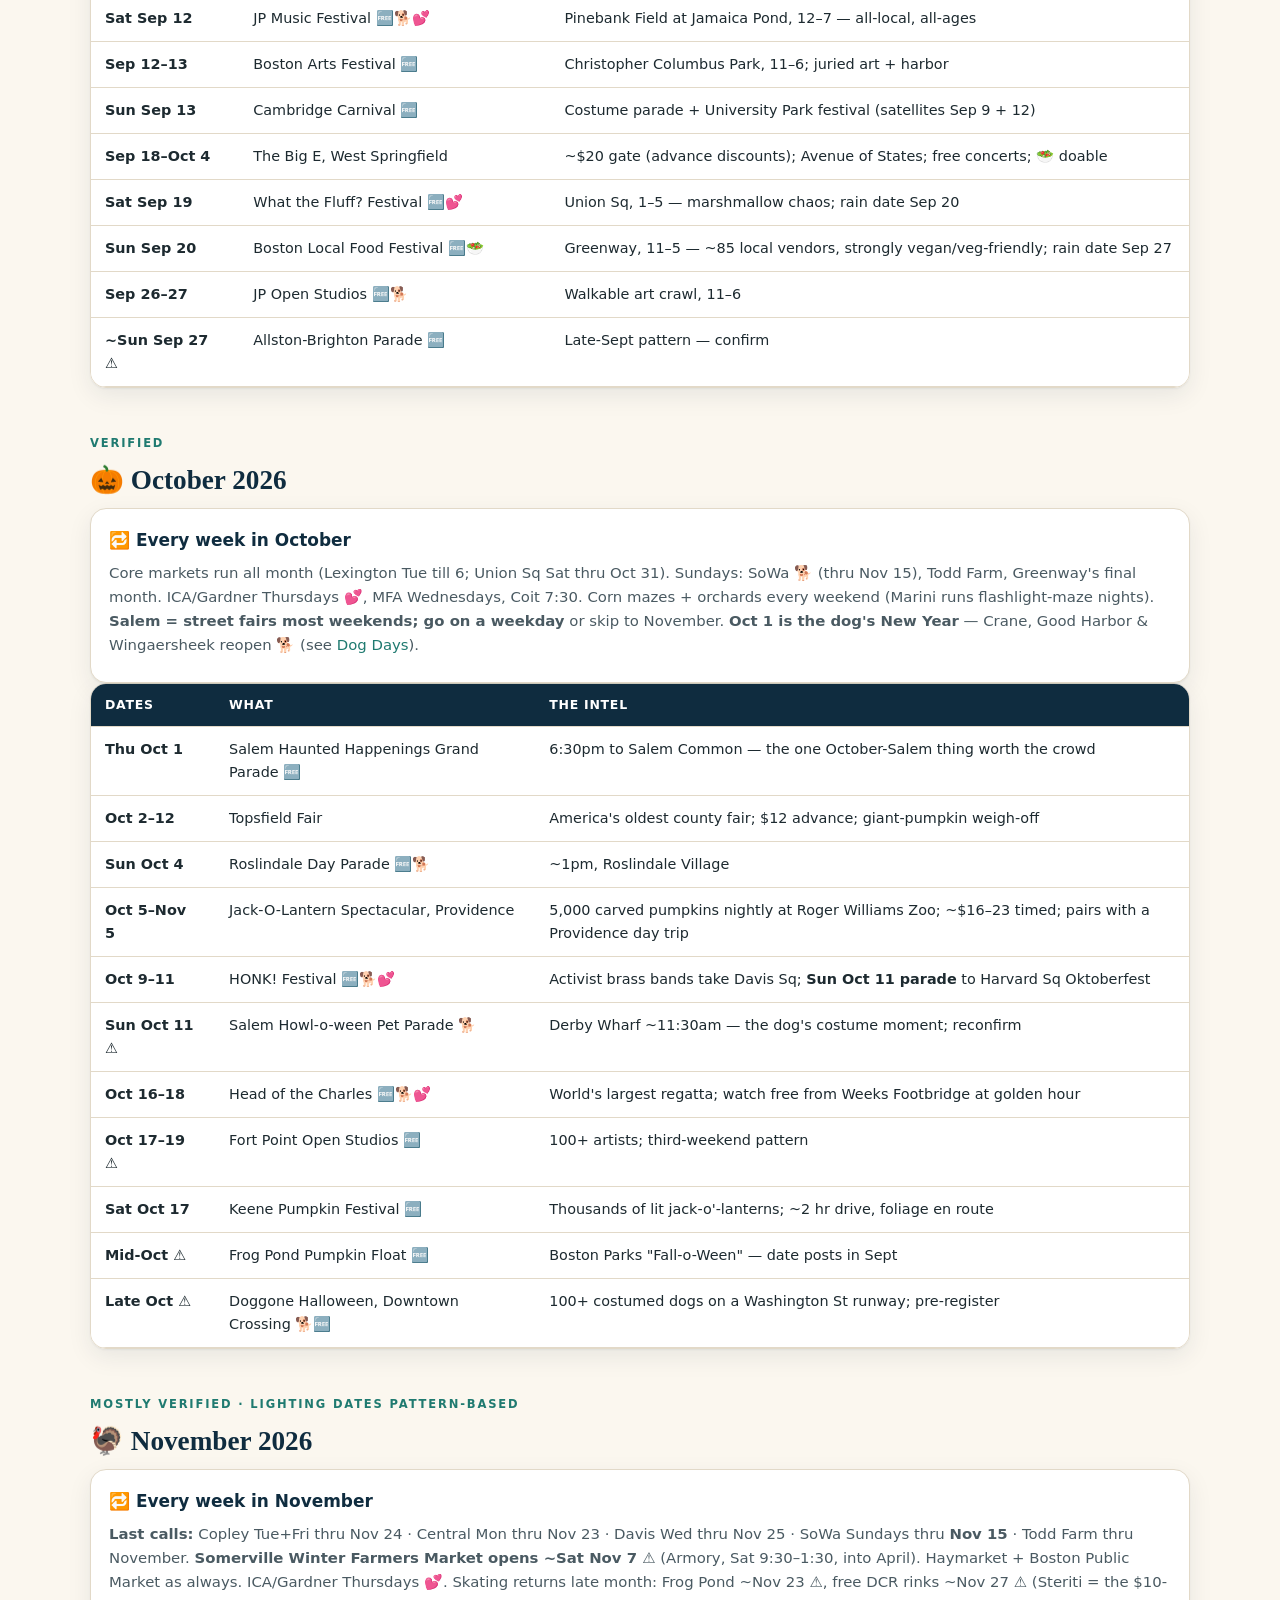
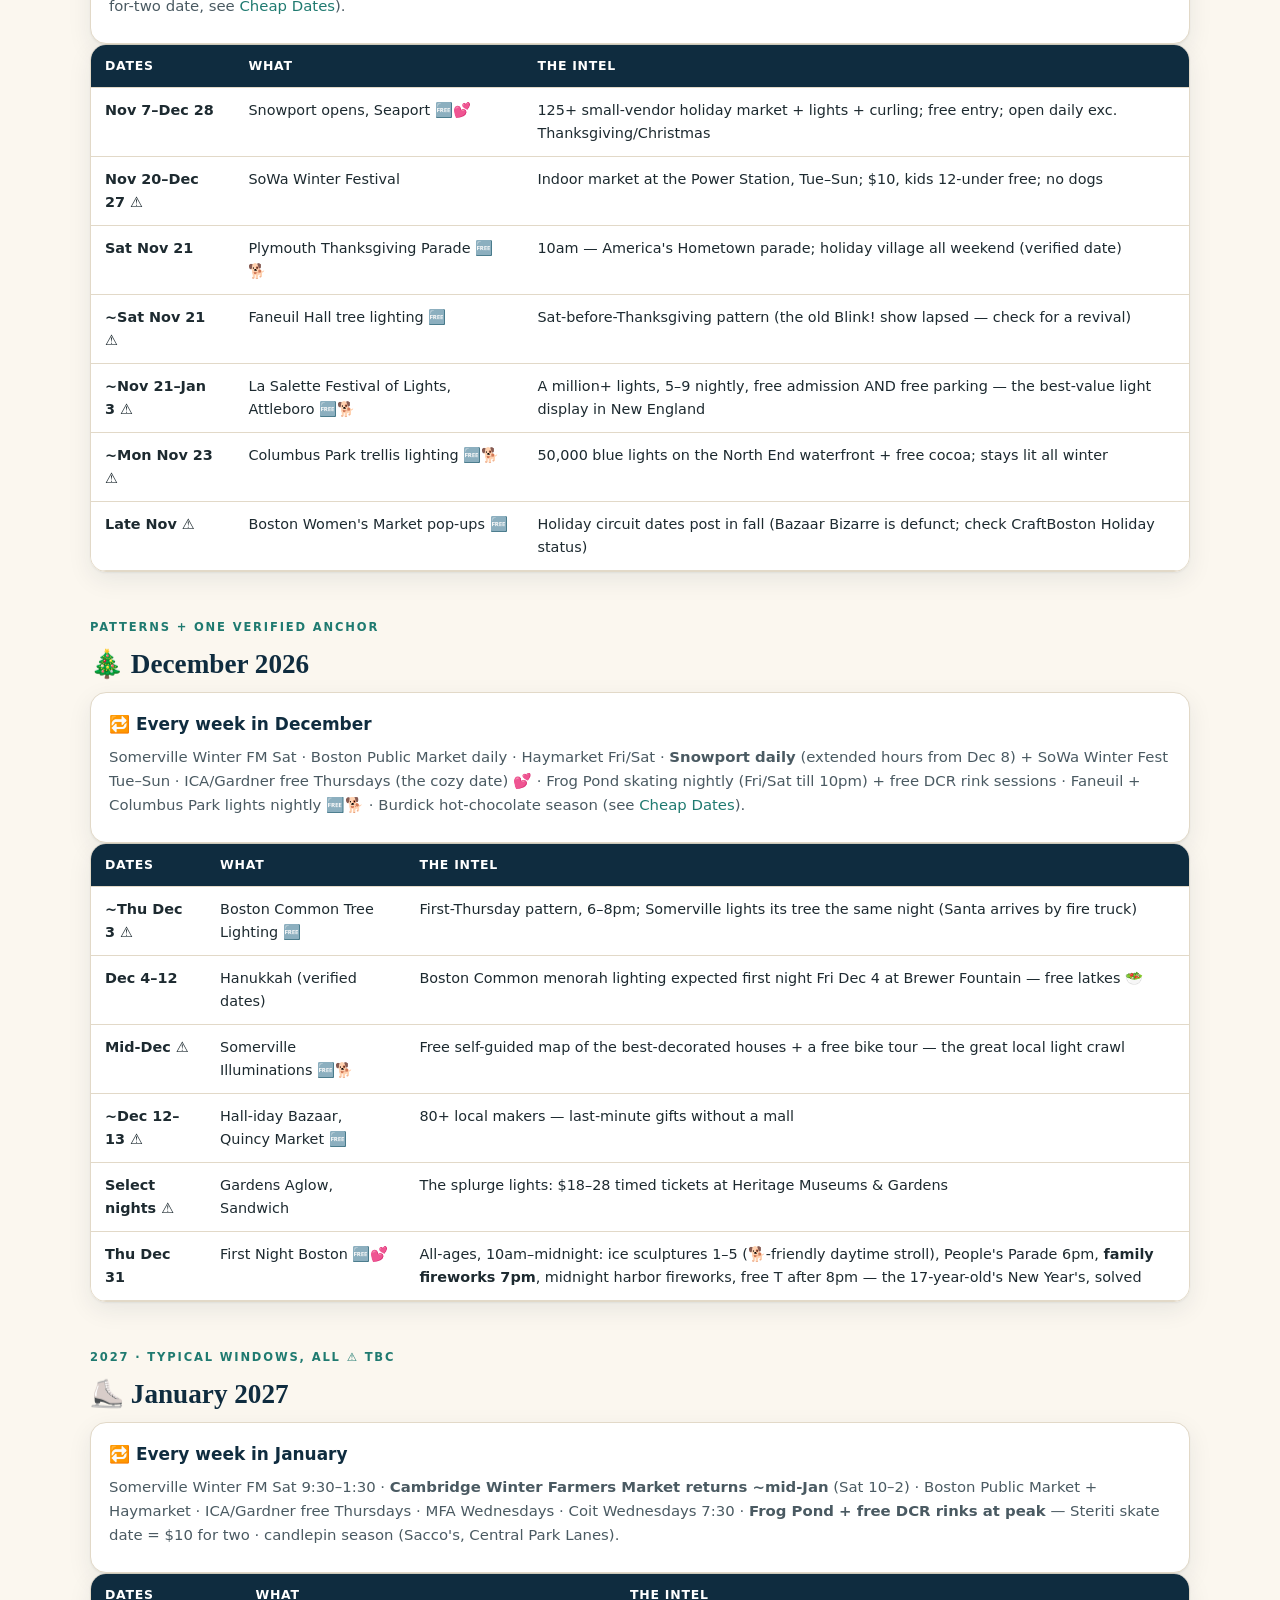
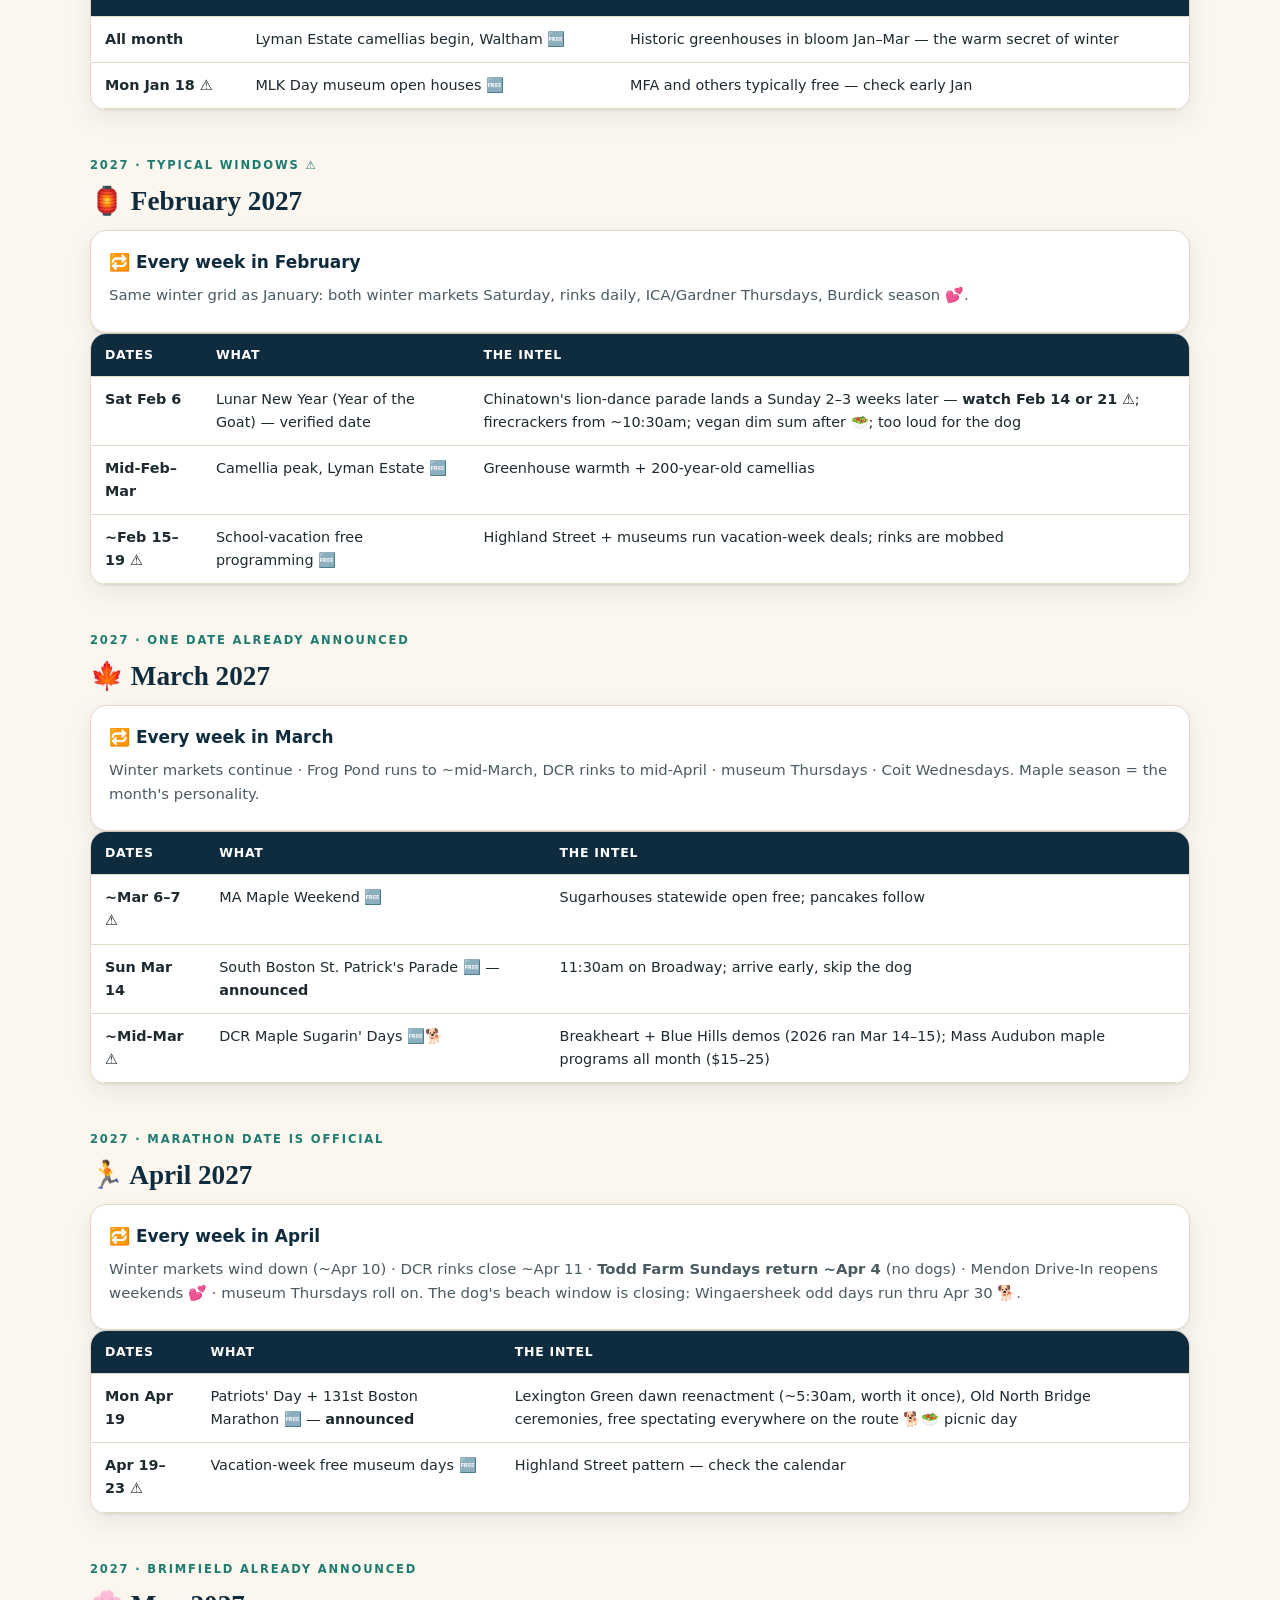
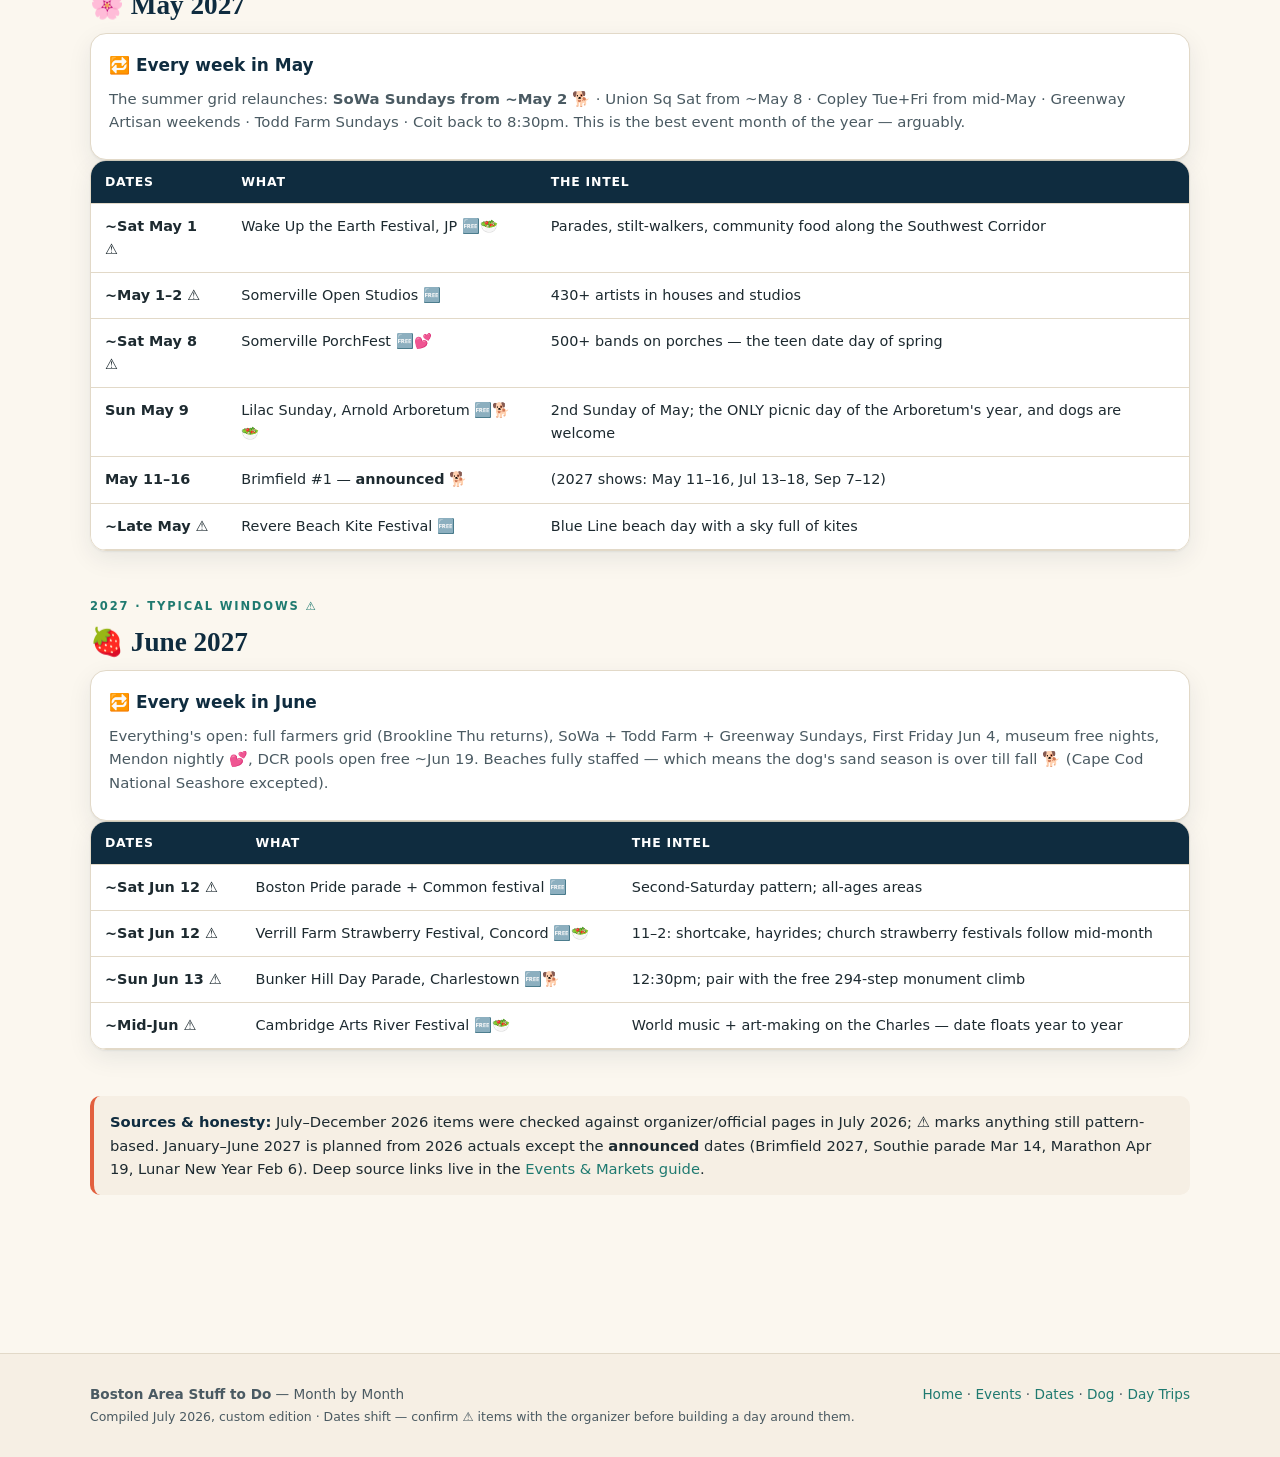
<file: boston-guide/months.html>
<!DOCTYPE html>
<html lang="en">
<head>
<meta charset="utf-8">
<meta name="viewport" content="width=device-width, initial-scale=1">
<title>Month by Month — Boston Area Stuff to Do</title>
<meta name="description" content="The day-by-day Greater Boston calendar, July 2026 through June 2027: every farmers market, flea, fair, feast, festival and free night — with dates, prices, and dog/veg/free flags.">
<link rel="stylesheet" href="guide.css">
</head>
<body>
<header class="topbar">
  <div class="wrap">
    <a class="brand" href="index.html">🧭 Boston Area <span class="dot">·</span> Stuff to Do</a>
    <nav class="navlinks">
      <a href="index.html">Home</a>
      <a href="outdoor.html">Outdoors</a>
      <a href="beaches.html">Beaches</a>
      <a href="daytrips.html">Day Trips</a>
      <a href="restaurants.html">Eat</a>
      <a href="dates.html">Cheap Dates</a>
      <a href="dogs.html">Dog Days</a>
      <a href="events.html">Events &amp; Markets</a>
      <a href="indoor.html">Indoors</a>
      <a href="months.html" class="active">Calendar</a>
    </nav>
  </div>
</header>

<section class="hero">
  <div class="wrap">
    <p class="eyebrow">The day-by-day layer · July 2026 → June 2027</p>
    <h1>Month by Month, for real this time</h1>
    <p>Not just the headliners &mdash; every market, flea, fair, feast, parade and free night, in order, with dates. July&ndash;December 2026 dates are verified against the organizers; January&ndash;June 2027 shows the typical window from this year&rsquo;s actuals, flagged <b>⚠️ TBC</b> until announced.</p>
  </div>
  <div class="wave"></div>
</section>

<main>
<div class="wrap">

  <nav class="toc">
    <a href="#m-jul"><span class="ic">☀️</span> July</a>
    <a href="#m-aug"><span class="ic">🎪</span> August</a>
    <a href="#m-sep"><span class="ic">🍎</span> September</a>
    <a href="#m-oct"><span class="ic">🎃</span> October</a>
    <a href="#m-nov"><span class="ic">🦃</span> November</a>
    <a href="#m-dec"><span class="ic">🎄</span> December</a>
    <a href="#m-jan"><span class="ic">⛸️</span> January</a>
    <a href="#m-feb"><span class="ic">🏮</span> February</a>
    <a href="#m-mar"><span class="ic">🍁</span> March</a>
    <a href="#m-apr"><span class="ic">🏃</span> April</a>
    <a href="#m-may"><span class="ic">🌸</span> May</a>
    <a href="#m-jun"><span class="ic">🍓</span> June</a>
  </nav>

  <div class="callout tip">
    <strong>How to read this:</strong> 🆓 free · 🐕 dog-friendly · 🥗 good vegetarian eating · 💕 great for the kids&rsquo; dates · ⚠️ date not yet confirmed. <strong>The year-round backbone</strong> (applies every month): <b>Haymarket</b> pushcart produce Fri + Sat ~6am&ndash;7pm 🆓🥗 · <b>Boston Public Market</b> daily · <b>ICA free Thursdays 5&ndash;9</b> (tickets 10am that day) · <b>Gardner free Thursdays 5&ndash;9</b> (reserve Tuesdays 10am) · <b>MFA Wednesdays after 4pm</b> pay-what-you-wish (kids always free) · <b>SoWa Vintage Market</b> Sundays + <b>SoWa First Fridays</b> 5&ndash;9 · <b>Coit Observatory</b> Wednesday star nights (free tickets Thursdays ~11am).
  </div>

  <!-- JULY -->
  <section class="section" id="m-jul">
    <p class="kicker">Now · verified</p>
    <h2>☀️ July 2026</h2>
    <div class="card">
      <h4>🔁 Every week in July</h4>
      <p class="small"><b>Mon:</b> Central Sq market 12&ndash;6 · <b>Tue:</b> Copley 11&ndash;6, Lexington 2&ndash;6:30 · <b>Wed:</b> Davis Sq 12&ndash;6, Charlestown 3&ndash;6, Landmarks Orchestra (from Jul 22) + Coit stars · <b>Thu:</b> Brookline 1:30&ndash;6:30, ICA + Gardner free 5&ndash;9 💕 · <b>Fri:</b> Copley 11&ndash;6, <b>Friday Flicks at the Hatch Shell</b> 🆓🐕 (Jul 10 <i>Hamilton</i>, Jul 17 <i>Minecraft</i>, Jul 24 <i>Zootopia 2</i>, Jul 31 <i>Lilo &amp; Stitch</i>), <b>Commuter Rail is FREE every Friday thru August</b>, Free Fun Fridays venues · <b>Sat:</b> Union Sq 9&ndash;1, Haymarket · <b>Sun:</b> SoWa 11&ndash;5 🐕, Todd Farm 5am&ndash;2 (no dogs), Greenway Artisan 11&ndash;6.</p>
    </div>
    <div class="tablewrap"><table>
      <thead><tr><th>Dates</th><th>What</th><th>The intel</th></tr></thead>
      <tbody>
        <tr><td><b>Jul 14–19</b></td><td>Brimfield Antique Flea #2</td><td>Rte 20, ~75 min west; fields free/$5; 🐕 leashed; bring cash</td></tr>
        <tr><td><b>Jul 17–19</b></td><td>Revere Beach Sand Sculpting Festival 🆓</td><td>Blue Line; master sculptors + Saturday-night fireworks; 10am–10pm</td></tr>
        <tr><td><b>Jul 22–Aug 9</b></td><td>Free Shakespeare on the Common: <i>Midsummer</i> 🆓💕</td><td>Tue–Sun 8pm, Parkman Bandstand; picnic 🥗 + blanket by 6:30</td></tr>
        <tr><td><b>Jul 22 &amp; 29</b></td><td>Landmarks Orchestra, Hatch Shell 🆓🐕</td><td>Wed 7pm — a full orchestra on a free lawn</td></tr>
        <tr><td><b>Jul 24–26</b></td><td>Lowell Folk Festival 🆓🥗</td><td>The country's longest-running free folk fest; 6 stages, global food stalls</td></tr>
        <tr><td><b>Jul 24–26 ⚠️</b></td><td>St. Joseph's Feast, North End</td><td>Last-full-weekend pattern — confirm at saintjosephsboston.com</td></tr>
        <tr><td><b>Jul 25–26</b></td><td>Puerto Rican Festival, Franklin Park 🆓</td><td>Noon–9, parade Sunday</td></tr>
        <tr><td><b>Jul 25–Aug 2</b></td><td>Yankee Homecoming, Newburyport 🆓</td><td>9 days: waterfront concerts, craft shows, grand parade + fireworks final weekend — pair with Maudslay 🐕</td></tr>
        <tr><td><b>Jul 30–Aug 2</b></td><td>Feast of St. Agrippina, North End 🆓</td><td>Feast season begins; Sunday procession</td></tr>
      </tbody>
    </table></div>
  </section>

  <!-- AUGUST -->
  <section class="section" id="m-aug">
    <p class="kicker">Verified</p>
    <h2>🎪 August 2026</h2>
    <div class="card">
      <h4>🔁 Every week in August</h4>
      <p class="small">Same market grid as July. <b>Wed:</b> Landmarks finale nights Aug 5 &amp; 12 🆓🐕 · <b>Fri:</b> Friday Flicks — Aug 7 <i>HTTYD</i>, Aug 14 <i>Mario Galaxy</i>, Aug 21 <i>Superman</i> (last); Commuter Rail still free Fridays · <b>Mon:</b> Seaport free movie nights begin ⚠️ lineup · <b>Every single day:</b> Highland Street&rsquo;s <b>August Adventures — one museum/zoo/site is FREE each day</b> all month (check the daily calendar) 🆓.</p>
    </div>
    <div class="tablewrap"><table>
      <thead><tr><th>Dates</th><th>What</th><th>The intel</th></tr></thead>
      <tbody>
        <tr><td><b>Aug 1</b></td><td>Salem Heritage Days parade + festival 🆓</td><td>Parade 10am → festival at Salem Maritime 11–6; not-October Salem at its best</td></tr>
        <tr><td><b>Aug 5–8</b></td><td>Madonna della Cava Feast, North End 🆓</td><td>Hanover &amp; Battery Sts</td></tr>
        <tr><td><b>Sun Aug 9 ⚠️</b></td><td>Chinatown August Moon Festival 🆓🥗</td><td>~10–5, lion dances + food stalls; one listing says Aug 10 — confirm</td></tr>
        <tr><td><b>Aug 13–16</b></td><td>Fisherman's Feast 🆓💕</td><td>Boston's oldest feast; the Sunday-night <b>Flight of the Angel</b> is the spectacle to take a date to</td></tr>
        <tr><td><b>Sat Aug 15</b></td><td>Lowell SE Asian Water Festival 🆓🥗</td><td>Dragon-boat races + Cambodian/Lao food on the Merrimack</td></tr>
        <tr><td><b>Aug 15–16</b></td><td>Gloucester Waterfront Festival 🆓🐕</td><td>Craft fair at Stage Fort Park; dog-walkable</td></tr>
        <tr><td><b>Sun Aug 16</b></td><td>Quincy August Moon Festival 🆓🥗</td><td>11–3, Quincy Center — the Northeast's largest</td></tr>
        <tr><td><b>Aug 21–30</b></td><td>Marshfield Fair</td><td>$12 presale/$15 gate; 10 days of livestock + midway</td></tr>
        <tr><td><b>Aug 27–30</b></td><td>St. Anthony's Feast 🆓🥗</td><td>"The Feast of all Feasts" — biggest of the season; go hungry, leave the dog home</td></tr>
        <tr><td><b>Aug 28–29</b></td><td>Boston Caribbean Carnival 🆓</td><td>Fri kickoff at Playstead Park 1–7; Sat: J'ouvert 4am + masquerade parade + Franklin Park festival</td></tr>
        <tr><td><b>Sun Aug 30</b></td><td>Corn-maze season opens 🍂</td><td>Connors (Danvers) opens; Marini (Ipswich — has dog days 🐕); Honey Pot Hill's <b>100th-anniversary</b> season</td></tr>
      </tbody>
    </table></div>
  </section>

  <!-- SEPTEMBER -->
  <section class="section" id="m-sep">
    <p class="kicker">Verified</p>
    <h2>🍎 September 2026</h2>
    <div class="card">
      <h4>🔁 Every week in September</h4>
      <p class="small">Full market grid all month (Union Sq skips Sep 19). Sundays: SoWa 🐕 + Todd Farm + Greenway. Seaport Movie Mondays continue ⚠️. ICA/Gardner free Thursdays 💕, MFA Wednesdays, Coit Wednesdays (7:30pm from fall). <b>Apple picking every weekend</b> — go weekday or 9am; Honey Pot's $25 bag covers 3 people.</p>
    </div>
    <div class="tablewrap"><table>
      <thead><tr><th>Dates</th><th>What</th><th>The intel</th></tr></thead>
      <tbody>
        <tr><td><b>Sep 5–Oct 25</b></td><td>King Richard's Faire, Carver (weekends)</td><td>Jousting + turkey legs; splurge $36–46/adult; no dogs; thin for vegetarians — eat first</td></tr>
        <tr><td><b>Sep 8–13</b></td><td>Brimfield #3 — last of 2026 🐕</td><td>The September show is the classic; fields from 6am Tue</td></tr>
        <tr><td><b>Sat Sep 12</b></td><td>JP Music Festival 🆓🐕💕</td><td>Pinebank Field at Jamaica Pond, 12–7 — all-local, all-ages</td></tr>
        <tr><td><b>Sep 12–13</b></td><td>Boston Arts Festival 🆓</td><td>Christopher Columbus Park, 11–6; juried art + harbor</td></tr>
        <tr><td><b>Sun Sep 13</b></td><td>Cambridge Carnival 🆓</td><td>Costume parade + University Park festival (satellites Sep 9 + 12)</td></tr>
        <tr><td><b>Sep 18–Oct 4</b></td><td>The Big E, West Springfield</td><td>~$20 gate (advance discounts); Avenue of States; free concerts; 🥗 doable</td></tr>
        <tr><td><b>Sat Sep 19</b></td><td>What the Fluff? Festival 🆓💕</td><td>Union Sq, 1–5 — marshmallow chaos; rain date Sep 20</td></tr>
        <tr><td><b>Sun Sep 20</b></td><td>Boston Local Food Festival 🆓🥗</td><td>Greenway, 11–5 — ~85 local vendors, strongly vegan/veg-friendly; rain date Sep 27</td></tr>
        <tr><td><b>Sep 26–27</b></td><td>JP Open Studios 🆓🐕</td><td>Walkable art crawl, 11–6</td></tr>
        <tr><td><b>~Sun Sep 27 ⚠️</b></td><td>Allston-Brighton Parade 🆓</td><td>Late-Sept pattern — confirm</td></tr>
      </tbody>
    </table></div>
  </section>

  <!-- OCTOBER -->
  <section class="section" id="m-oct">
    <p class="kicker">Verified</p>
    <h2>🎃 October 2026</h2>
    <div class="card">
      <h4>🔁 Every week in October</h4>
      <p class="small">Core markets run all month (Lexington Tue till 6; Union Sq Sat thru Oct 31). Sundays: SoWa 🐕 (thru Nov 15), Todd Farm, Greenway's final month. ICA/Gardner Thursdays 💕, MFA Wednesdays, Coit 7:30. Corn mazes + orchards every weekend (Marini runs flashlight-maze nights). <b>Salem = street fairs most weekends; go on a weekday</b> or skip to November. <b>Oct 1 is the dog's New Year</b> — Crane, Good Harbor &amp; Wingaersheek reopen 🐕 (see <a href="dogs.html#beaches">Dog Days</a>).</p>
    </div>
    <div class="tablewrap"><table>
      <thead><tr><th>Dates</th><th>What</th><th>The intel</th></tr></thead>
      <tbody>
        <tr><td><b>Thu Oct 1</b></td><td>Salem Haunted Happenings Grand Parade 🆓</td><td>6:30pm to Salem Common — the one October-Salem thing worth the crowd</td></tr>
        <tr><td><b>Oct 2–12</b></td><td>Topsfield Fair</td><td>America's oldest county fair; $12 advance; giant-pumpkin weigh-off</td></tr>
        <tr><td><b>Sun Oct 4</b></td><td>Roslindale Day Parade 🆓🐕</td><td>~1pm, Roslindale Village</td></tr>
        <tr><td><b>Oct 5–Nov 5</b></td><td>Jack-O-Lantern Spectacular, Providence</td><td>5,000 carved pumpkins nightly at Roger Williams Zoo; ~$16–23 timed; pairs with a Providence day trip</td></tr>
        <tr><td><b>Oct 9–11</b></td><td>HONK! Festival 🆓🐕💕</td><td>Activist brass bands take Davis Sq; <b>Sun Oct 11 parade</b> to Harvard Sq Oktoberfest</td></tr>
        <tr><td><b>Sun Oct 11 ⚠️</b></td><td>Salem Howl-o-ween Pet Parade 🐕</td><td>Derby Wharf ~11:30am — the dog's costume moment; reconfirm</td></tr>
        <tr><td><b>Oct 16–18</b></td><td>Head of the Charles 🆓🐕💕</td><td>World's largest regatta; watch free from Weeks Footbridge at golden hour</td></tr>
        <tr><td><b>Oct 17–19 ⚠️</b></td><td>Fort Point Open Studios 🆓</td><td>100+ artists; third-weekend pattern</td></tr>
        <tr><td><b>Sat Oct 17</b></td><td>Keene Pumpkin Festival 🆓</td><td>Thousands of lit jack-o'-lanterns; ~2 hr drive, foliage en route</td></tr>
        <tr><td><b>Mid-Oct ⚠️</b></td><td>Frog Pond Pumpkin Float 🆓</td><td>Boston Parks "Fall-o-Ween" — date posts in Sept</td></tr>
        <tr><td><b>Late Oct ⚠️</b></td><td>Doggone Halloween, Downtown Crossing 🐕🆓</td><td>100+ costumed dogs on a Washington St runway; pre-register</td></tr>
      </tbody>
    </table></div>
  </section>

  <!-- NOVEMBER -->
  <section class="section" id="m-nov">
    <p class="kicker">Mostly verified · lighting dates pattern-based</p>
    <h2>🦃 November 2026</h2>
    <div class="card">
      <h4>🔁 Every week in November</h4>
      <p class="small"><b>Last calls:</b> Copley Tue+Fri thru Nov 24 · Central Mon thru Nov 23 · Davis Wed thru Nov 25 · SoWa Sundays thru <b>Nov 15</b> · Todd Farm thru November. <b>Somerville Winter Farmers Market opens ~Sat Nov 7 ⚠️</b> (Armory, Sat 9:30–1:30, into April). Haymarket + Boston Public Market as always. ICA/Gardner Thursdays 💕. Skating returns late month: Frog Pond ~Nov 23 ⚠️, free DCR rinks ~Nov 27 ⚠️ (Steriti = the $10-for-two date, see <a href="dates.html#under25">Cheap Dates</a>).</p>
    </div>
    <div class="tablewrap"><table>
      <thead><tr><th>Dates</th><th>What</th><th>The intel</th></tr></thead>
      <tbody>
        <tr><td><b>Nov 7–Dec 28</b></td><td>Snowport opens, Seaport 🆓💕</td><td>125+ small-vendor holiday market + lights + curling; free entry; open daily exc. Thanksgiving/Christmas</td></tr>
        <tr><td><b>Nov 20–Dec 27 ⚠️</b></td><td>SoWa Winter Festival</td><td>Indoor market at the Power Station, Tue–Sun; $10, kids 12-under free; no dogs</td></tr>
        <tr><td><b>Sat Nov 21</b></td><td>Plymouth Thanksgiving Parade 🆓🐕</td><td>10am — America's Hometown parade; holiday village all weekend (verified date)</td></tr>
        <tr><td><b>~Sat Nov 21 ⚠️</b></td><td>Faneuil Hall tree lighting 🆓</td><td>Sat-before-Thanksgiving pattern (the old Blink! show lapsed — check for a revival)</td></tr>
        <tr><td><b>~Nov 21–Jan 3 ⚠️</b></td><td>La Salette Festival of Lights, Attleboro 🆓🐕</td><td>A million+ lights, 5–9 nightly, free admission AND free parking — the best-value light display in New England</td></tr>
        <tr><td><b>~Mon Nov 23 ⚠️</b></td><td>Columbus Park trellis lighting 🆓🐕</td><td>50,000 blue lights on the North End waterfront + free cocoa; stays lit all winter</td></tr>
        <tr><td><b>Late Nov ⚠️</b></td><td>Boston Women's Market pop-ups 🆓</td><td>Holiday circuit dates post in fall (Bazaar Bizarre is defunct; check CraftBoston Holiday status)</td></tr>
      </tbody>
    </table></div>
  </section>

  <!-- DECEMBER -->
  <section class="section" id="m-dec">
    <p class="kicker">Patterns + one verified anchor</p>
    <h2>🎄 December 2026</h2>
    <div class="card">
      <h4>🔁 Every week in December</h4>
      <p class="small">Somerville Winter FM Sat · Boston Public Market daily · Haymarket Fri/Sat · <b>Snowport daily</b> (extended hours from Dec 8) + SoWa Winter Fest Tue–Sun · ICA/Gardner free Thursdays (the cozy date) 💕 · Frog Pond skating nightly (Fri/Sat till 10pm) + free DCR rink sessions · Faneuil + Columbus Park lights nightly 🆓🐕 · Burdick hot-chocolate season (see <a href="dates.html#food">Cheap Dates</a>).</p>
    </div>
    <div class="tablewrap"><table>
      <thead><tr><th>Dates</th><th>What</th><th>The intel</th></tr></thead>
      <tbody>
        <tr><td><b>~Thu Dec 3 ⚠️</b></td><td>Boston Common Tree Lighting 🆓</td><td>First-Thursday pattern, 6–8pm; Somerville lights its tree the same night (Santa arrives by fire truck)</td></tr>
        <tr><td><b>Dec 4–12</b></td><td>Hanukkah (verified dates)</td><td>Boston Common menorah lighting expected first night Fri Dec 4 at Brewer Fountain — free latkes 🥗</td></tr>
        <tr><td><b>Mid-Dec ⚠️</b></td><td>Somerville Illuminations 🆓🐕</td><td>Free self-guided map of the best-decorated houses + a free bike tour — the great local light crawl</td></tr>
        <tr><td><b>~Dec 12–13 ⚠️</b></td><td>Hall-iday Bazaar, Quincy Market 🆓</td><td>80+ local makers — last-minute gifts without a mall</td></tr>
        <tr><td><b>Select nights ⚠️</b></td><td>Gardens Aglow, Sandwich</td><td>The splurge lights: $18–28 timed tickets at Heritage Museums &amp; Gardens</td></tr>
        <tr><td><b>Thu Dec 31</b></td><td>First Night Boston 🆓💕</td><td>All-ages, 10am–midnight: ice sculptures 1–5 (🐕-friendly daytime stroll), People's Parade 6pm, <b>family fireworks 7pm</b>, midnight harbor fireworks, free T after 8pm — the 17-year-old's New Year's, solved</td></tr>
      </tbody>
    </table></div>
  </section>

  <!-- JANUARY -->
  <section class="section" id="m-jan">
    <p class="kicker">2027 · typical windows, all ⚠️ TBC</p>
    <h2>⛸️ January 2027</h2>
    <div class="card">
      <h4>🔁 Every week in January</h4>
      <p class="small">Somerville Winter FM Sat 9:30–1:30 · <b>Cambridge Winter Farmers Market returns ~mid-Jan</b> (Sat 10–2) · Boston Public Market + Haymarket · ICA/Gardner free Thursdays · MFA Wednesdays · Coit Wednesdays 7:30 · <b>Frog Pond + free DCR rinks at peak</b> — Steriti skate date = $10 for two · candlepin season (Sacco's, Central Park Lanes).</p>
    </div>
    <div class="tablewrap"><table>
      <thead><tr><th>Dates</th><th>What</th><th>The intel</th></tr></thead>
      <tbody>
        <tr><td><b>All month</b></td><td>Lyman Estate camellias begin, Waltham 🆓</td><td>Historic greenhouses in bloom Jan–Mar — the warm secret of winter</td></tr>
        <tr><td><b>Mon Jan 18 ⚠️</b></td><td>MLK Day museum open houses 🆓</td><td>MFA and others typically free — check early Jan</td></tr>
      </tbody>
    </table></div>
  </section>

  <!-- FEBRUARY -->
  <section class="section" id="m-feb">
    <p class="kicker">2027 · typical windows ⚠️</p>
    <h2>🏮 February 2027</h2>
    <div class="card">
      <h4>🔁 Every week in February</h4>
      <p class="small">Same winter grid as January: both winter markets Saturday, rinks daily, ICA/Gardner Thursdays, Burdick season 💕.</p>
    </div>
    <div class="tablewrap"><table>
      <thead><tr><th>Dates</th><th>What</th><th>The intel</th></tr></thead>
      <tbody>
        <tr><td><b>Sat Feb 6</b></td><td>Lunar New Year (Year of the Goat) — verified date</td><td>Chinatown's lion-dance parade lands a Sunday 2–3 weeks later — <b>watch Feb 14 or 21</b> ⚠️; firecrackers from ~10:30am; vegan dim sum after 🥗; too loud for the dog</td></tr>
        <tr><td><b>Mid-Feb–Mar</b></td><td>Camellia peak, Lyman Estate 🆓</td><td>Greenhouse warmth + 200-year-old camellias</td></tr>
        <tr><td><b>~Feb 15–19 ⚠️</b></td><td>School-vacation free programming 🆓</td><td>Highland Street + museums run vacation-week deals; rinks are mobbed</td></tr>
      </tbody>
    </table></div>
  </section>

  <!-- MARCH -->
  <section class="section" id="m-mar">
    <p class="kicker">2027 · one date already announced</p>
    <h2>🍁 March 2027</h2>
    <div class="card">
      <h4>🔁 Every week in March</h4>
      <p class="small">Winter markets continue · Frog Pond runs to ~mid-March, DCR rinks to mid-April · museum Thursdays · Coit Wednesdays. Maple season = the month's personality.</p>
    </div>
    <div class="tablewrap"><table>
      <thead><tr><th>Dates</th><th>What</th><th>The intel</th></tr></thead>
      <tbody>
        <tr><td><b>~Mar 6–7 ⚠️</b></td><td>MA Maple Weekend 🆓</td><td>Sugarhouses statewide open free; pancakes follow</td></tr>
        <tr><td><b>Sun Mar 14</b></td><td>South Boston St. Patrick's Parade 🆓 — <b>announced</b></td><td>11:30am on Broadway; arrive early, skip the dog</td></tr>
        <tr><td><b>~Mid-Mar ⚠️</b></td><td>DCR Maple Sugarin' Days 🆓🐕</td><td>Breakheart + Blue Hills demos (2026 ran Mar 14–15); Mass Audubon maple programs all month ($15–25)</td></tr>
      </tbody>
    </table></div>
  </section>

  <!-- APRIL -->
  <section class="section" id="m-apr">
    <p class="kicker">2027 · Marathon date is official</p>
    <h2>🏃 April 2027</h2>
    <div class="card">
      <h4>🔁 Every week in April</h4>
      <p class="small">Winter markets wind down (~Apr 10) · DCR rinks close ~Apr 11 · <b>Todd Farm Sundays return ~Apr 4</b> (no dogs) · Mendon Drive-In reopens weekends 💕 · museum Thursdays roll on. The dog's beach window is closing: Wingaersheek odd days run thru Apr 30 🐕.</p>
    </div>
    <div class="tablewrap"><table>
      <thead><tr><th>Dates</th><th>What</th><th>The intel</th></tr></thead>
      <tbody>
        <tr><td><b>Mon Apr 19</b></td><td>Patriots' Day + 131st Boston Marathon 🆓 — <b>announced</b></td><td>Lexington Green dawn reenactment (~5:30am, worth it once), Old North Bridge ceremonies, free spectating everywhere on the route 🐕🥗 picnic day</td></tr>
        <tr><td><b>Apr 19–23 ⚠️</b></td><td>Vacation-week free museum days 🆓</td><td>Highland Street pattern — check the calendar</td></tr>
      </tbody>
    </table></div>
  </section>

  <!-- MAY -->
  <section class="section" id="m-may">
    <p class="kicker">2027 · Brimfield already announced</p>
    <h2>🌸 May 2027</h2>
    <div class="card">
      <h4>🔁 Every week in May</h4>
      <p class="small">The summer grid relaunches: <b>SoWa Sundays from ~May 2</b> 🐕 · Union Sq Sat from ~May 8 · Copley Tue+Fri from mid-May · Greenway Artisan weekends · Todd Farm Sundays · Coit back to 8:30pm. This is the best event month of the year — arguably.</p>
    </div>
    <div class="tablewrap"><table>
      <thead><tr><th>Dates</th><th>What</th><th>The intel</th></tr></thead>
      <tbody>
        <tr><td><b>~Sat May 1 ⚠️</b></td><td>Wake Up the Earth Festival, JP 🆓🥗</td><td>Parades, stilt-walkers, community food along the Southwest Corridor</td></tr>
        <tr><td><b>~May 1–2 ⚠️</b></td><td>Somerville Open Studios 🆓</td><td>430+ artists in houses and studios</td></tr>
        <tr><td><b>~Sat May 8 ⚠️</b></td><td>Somerville PorchFest 🆓💕</td><td>500+ bands on porches — the teen date day of spring</td></tr>
        <tr><td><b>Sun May 9</b></td><td>Lilac Sunday, Arnold Arboretum 🆓🐕🥗</td><td>2nd Sunday of May; the ONLY picnic day of the Arboretum's year, and dogs are welcome</td></tr>
        <tr><td><b>May 11–16</b></td><td>Brimfield #1 — <b>announced</b> 🐕</td><td>(2027 shows: May 11–16, Jul 13–18, Sep 7–12)</td></tr>
        <tr><td><b>~Late May ⚠️</b></td><td>Revere Beach Kite Festival 🆓</td><td>Blue Line beach day with a sky full of kites</td></tr>
      </tbody>
    </table></div>
  </section>

  <!-- JUNE -->
  <section class="section" id="m-jun">
    <p class="kicker">2027 · typical windows ⚠️</p>
    <h2>🍓 June 2027</h2>
    <div class="card">
      <h4>🔁 Every week in June</h4>
      <p class="small">Everything's open: full farmers grid (Brookline Thu returns), SoWa + Todd Farm + Greenway Sundays, First Friday Jun 4, museum free nights, Mendon nightly 💕, DCR pools open free ~Jun 19. Beaches fully staffed — which means the dog's sand season is over till fall 🐕 (Cape Cod National Seashore excepted).</p>
    </div>
    <div class="tablewrap"><table>
      <thead><tr><th>Dates</th><th>What</th><th>The intel</th></tr></thead>
      <tbody>
        <tr><td><b>~Sat Jun 12 ⚠️</b></td><td>Boston Pride parade + Common festival 🆓</td><td>Second-Saturday pattern; all-ages areas</td></tr>
        <tr><td><b>~Sat Jun 12 ⚠️</b></td><td>Verrill Farm Strawberry Festival, Concord 🆓🥗</td><td>11–2: shortcake, hayrides; church strawberry festivals follow mid-month</td></tr>
        <tr><td><b>~Sun Jun 13 ⚠️</b></td><td>Bunker Hill Day Parade, Charlestown 🆓🐕</td><td>12:30pm; pair with the free 294-step monument climb</td></tr>
        <tr><td><b>~Mid-Jun ⚠️</b></td><td>Cambridge Arts River Festival 🆓🥗</td><td>World music + art-making on the Charles — date floats year to year</td></tr>
      </tbody>
    </table></div>
  </section>

  <div class="callout">
    <strong>Sources &amp; honesty:</strong> July&ndash;December 2026 items were checked against organizer/official pages in July 2026; ⚠️ marks anything still pattern-based. January&ndash;June 2027 is planned from 2026 actuals except the <b>announced</b> dates (Brimfield 2027, Southie parade Mar 14, Marathon Apr 19, Lunar New Year Feb 6). Deep source links live in the <a href="events.html">Events &amp; Markets guide</a>.
  </div>

</div>
</main>

<footer>
  <div class="wrap">
    <div>
      <strong>Boston Area Stuff to Do</strong> — Month by Month<br>
      <span class="updated">Compiled July 2026, custom edition · Dates shift — confirm ⚠️ items with the organizer before building a day around them.</span>
    </div>
    <div class="backlink">
      <a href="index.html">Home</a> ·
      <a href="events.html">Events</a> ·
      <a href="dates.html">Dates</a> ·
      <a href="dogs.html">Dog</a> ·
      <a href="daytrips.html">Day Trips</a>
    </div>
  </div>
</footer>
</body>
</html>
</file>
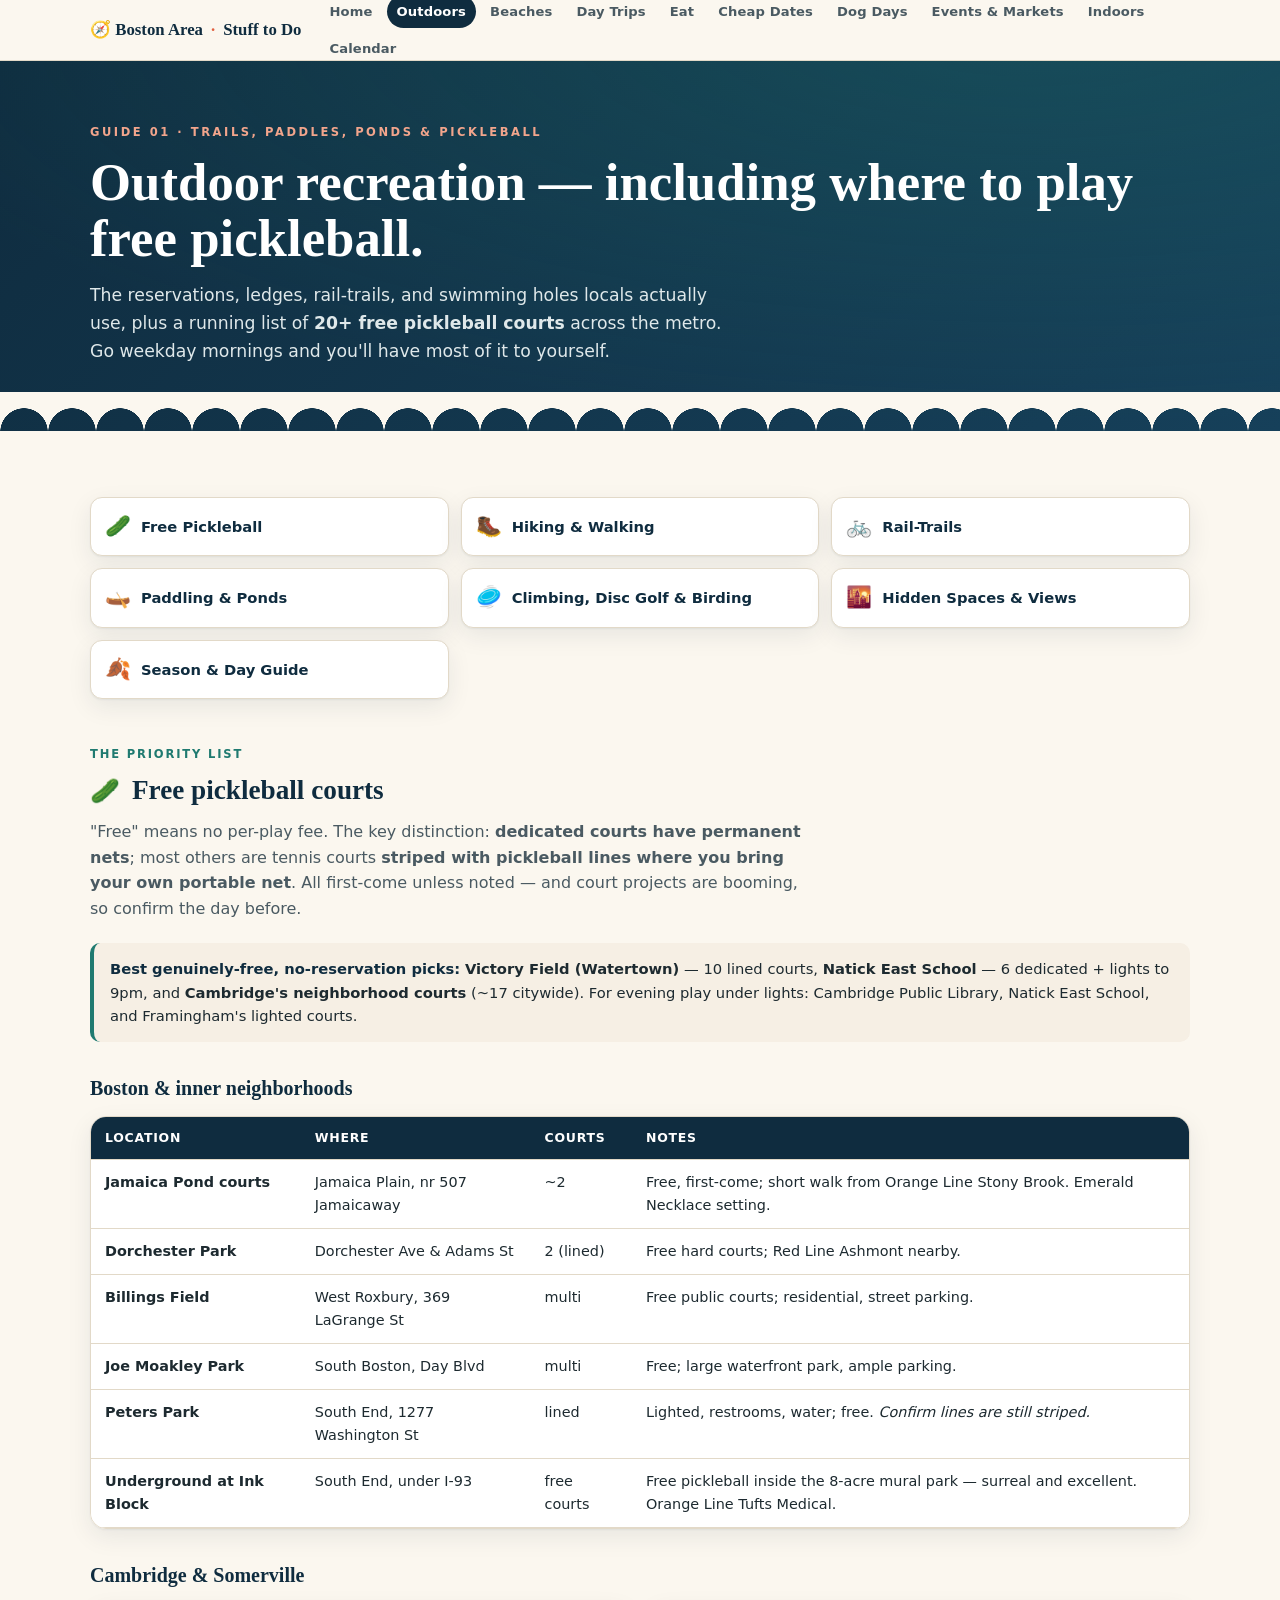
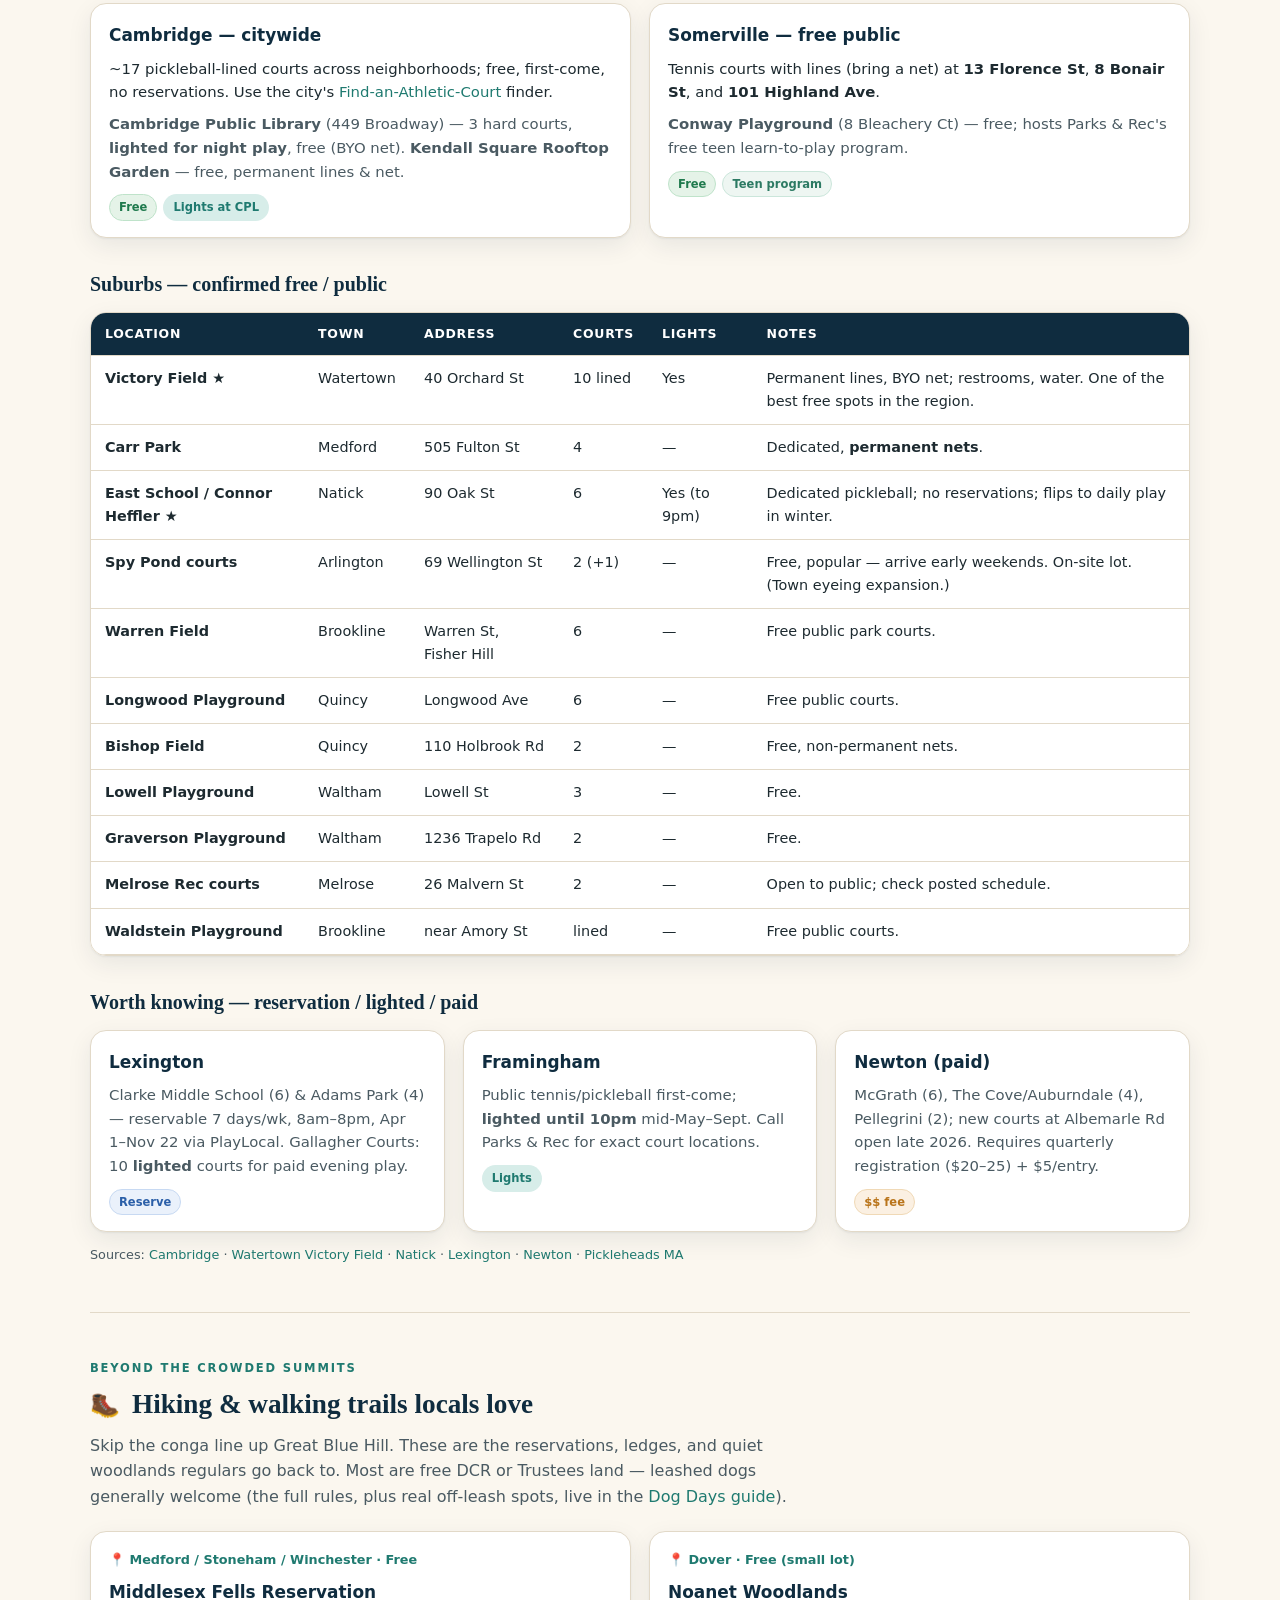
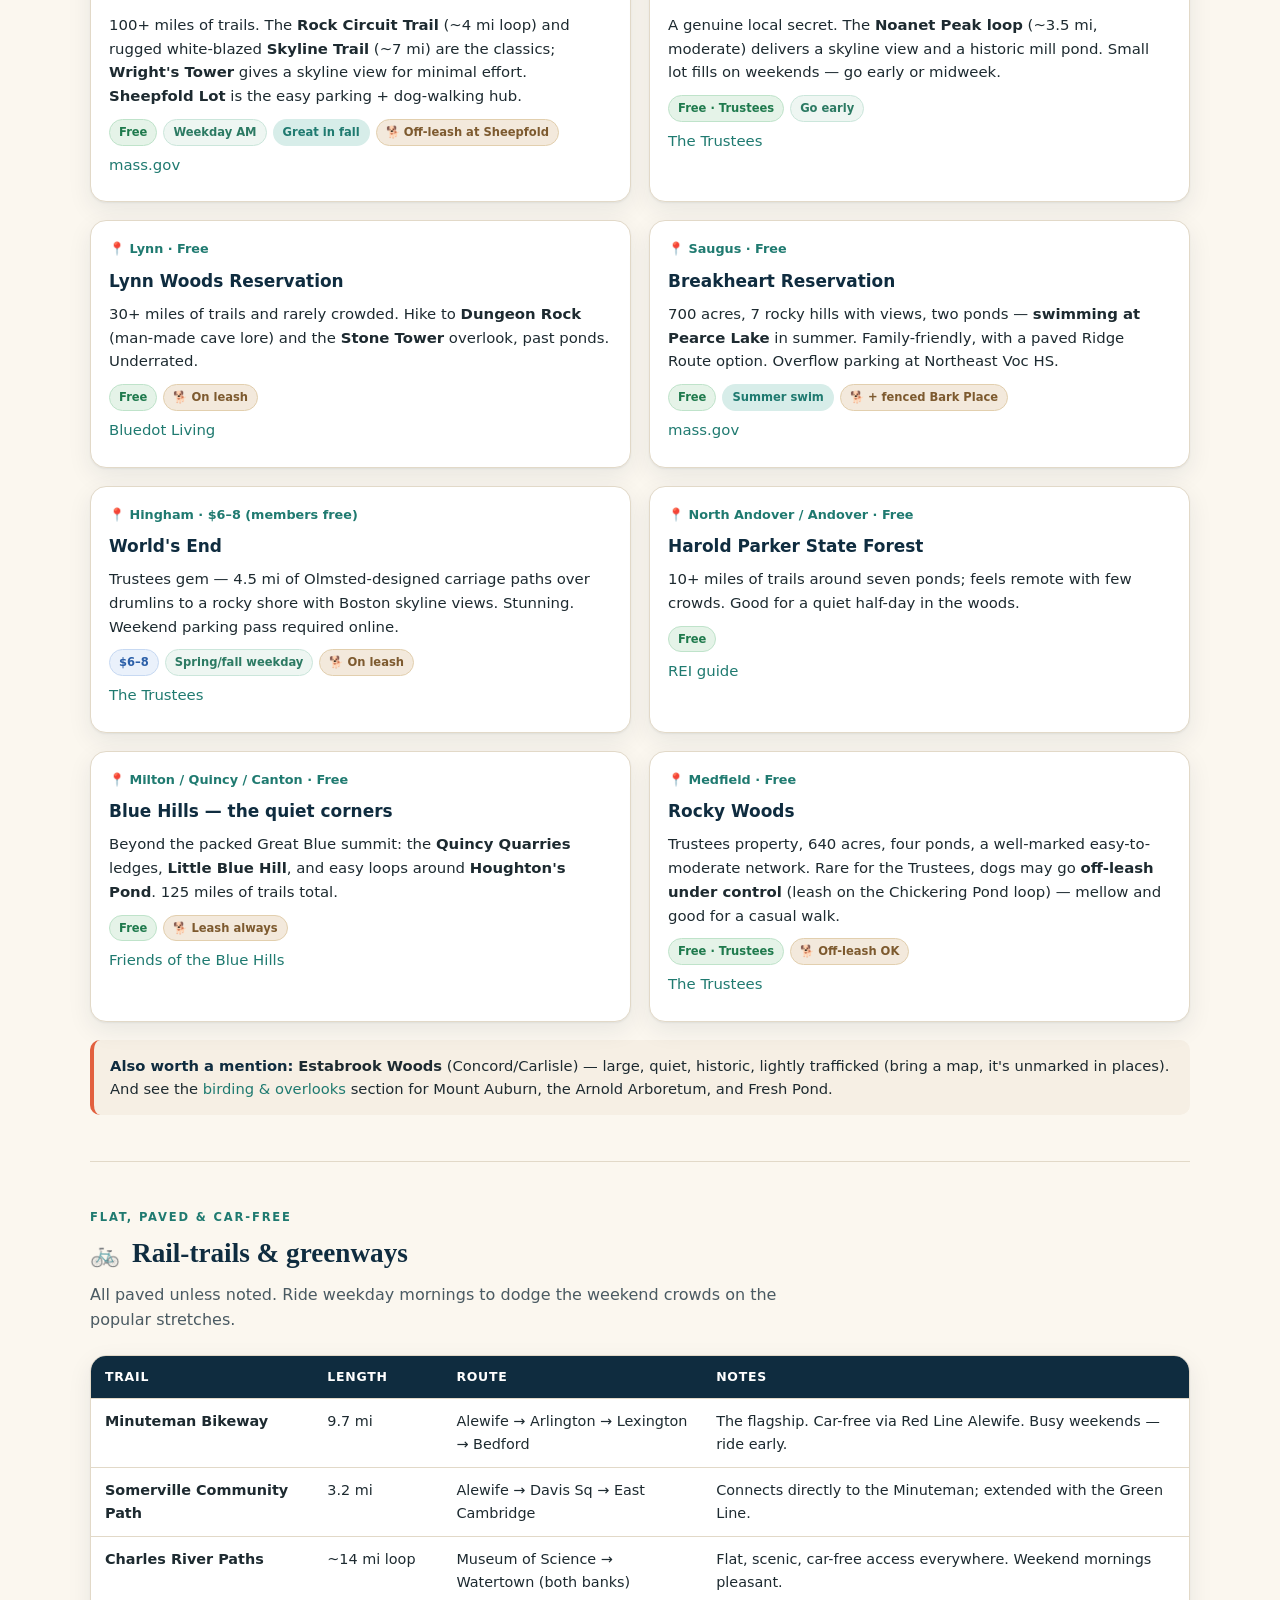
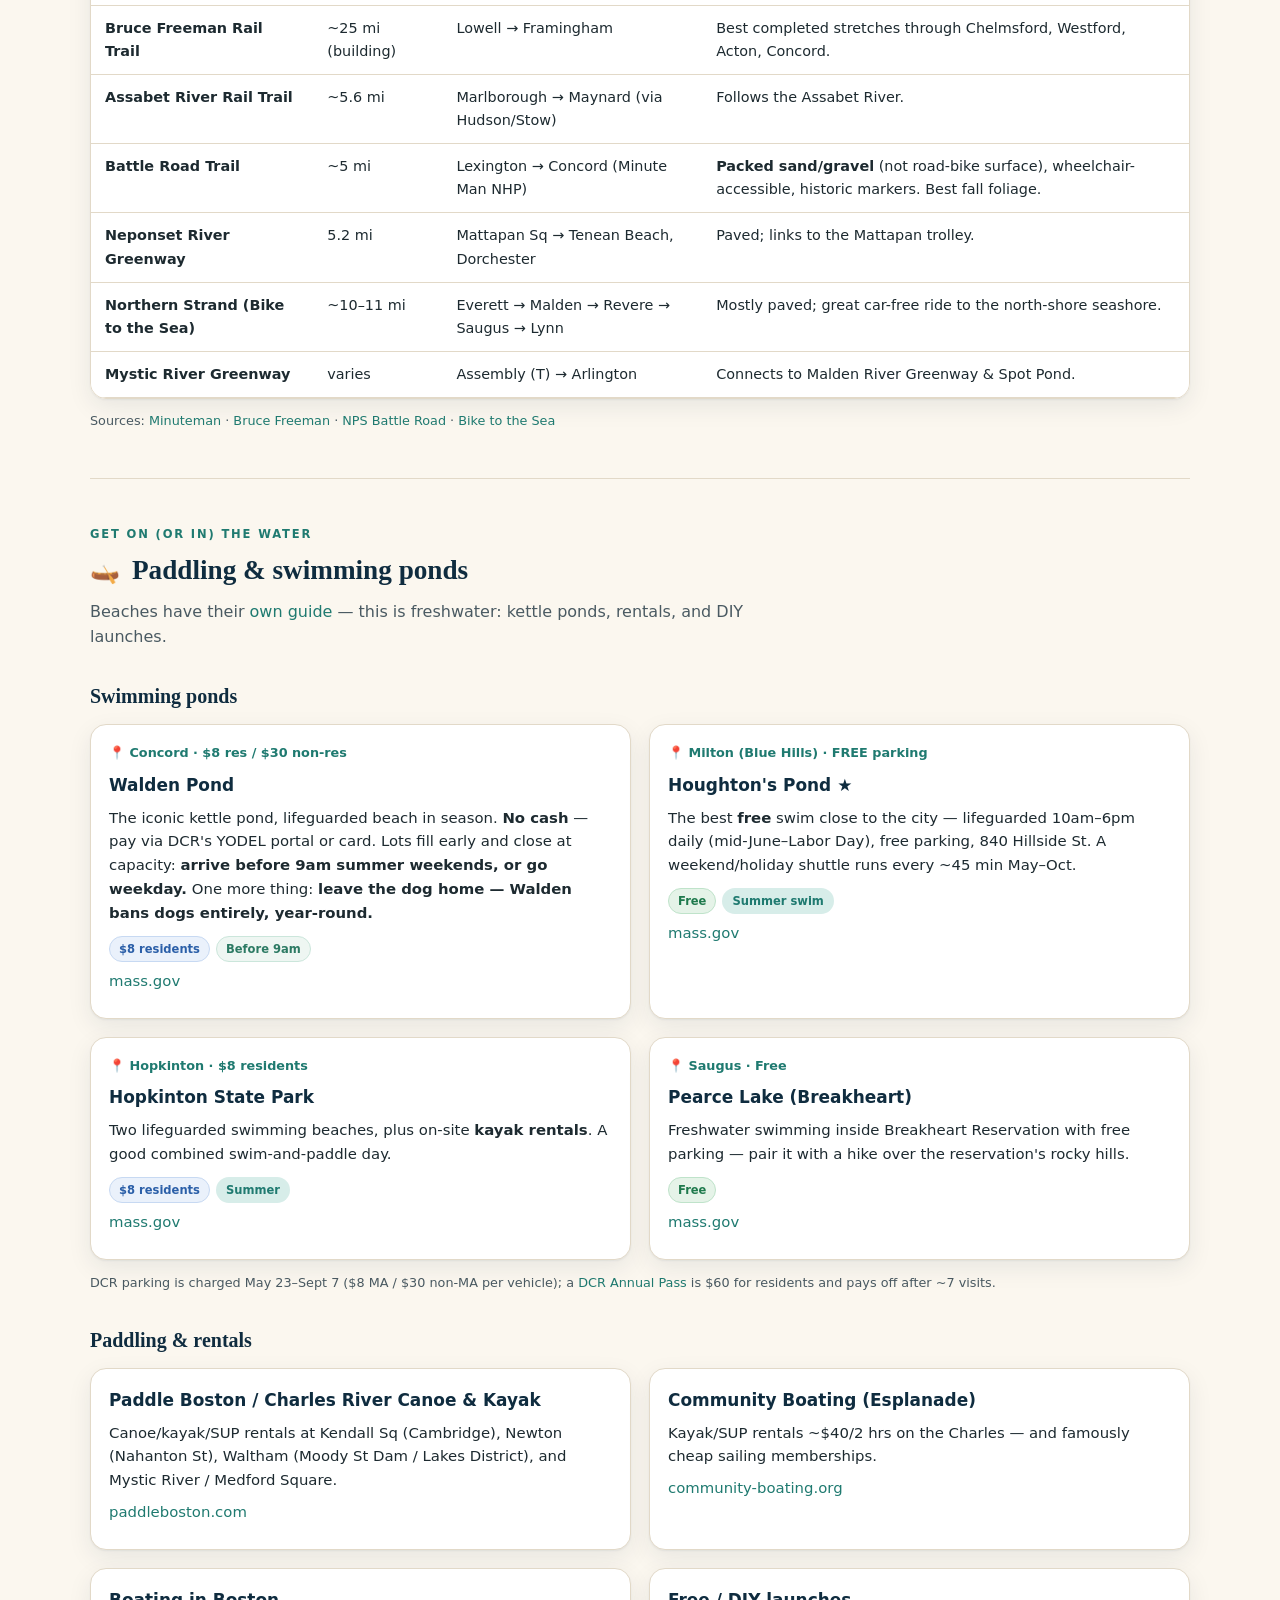
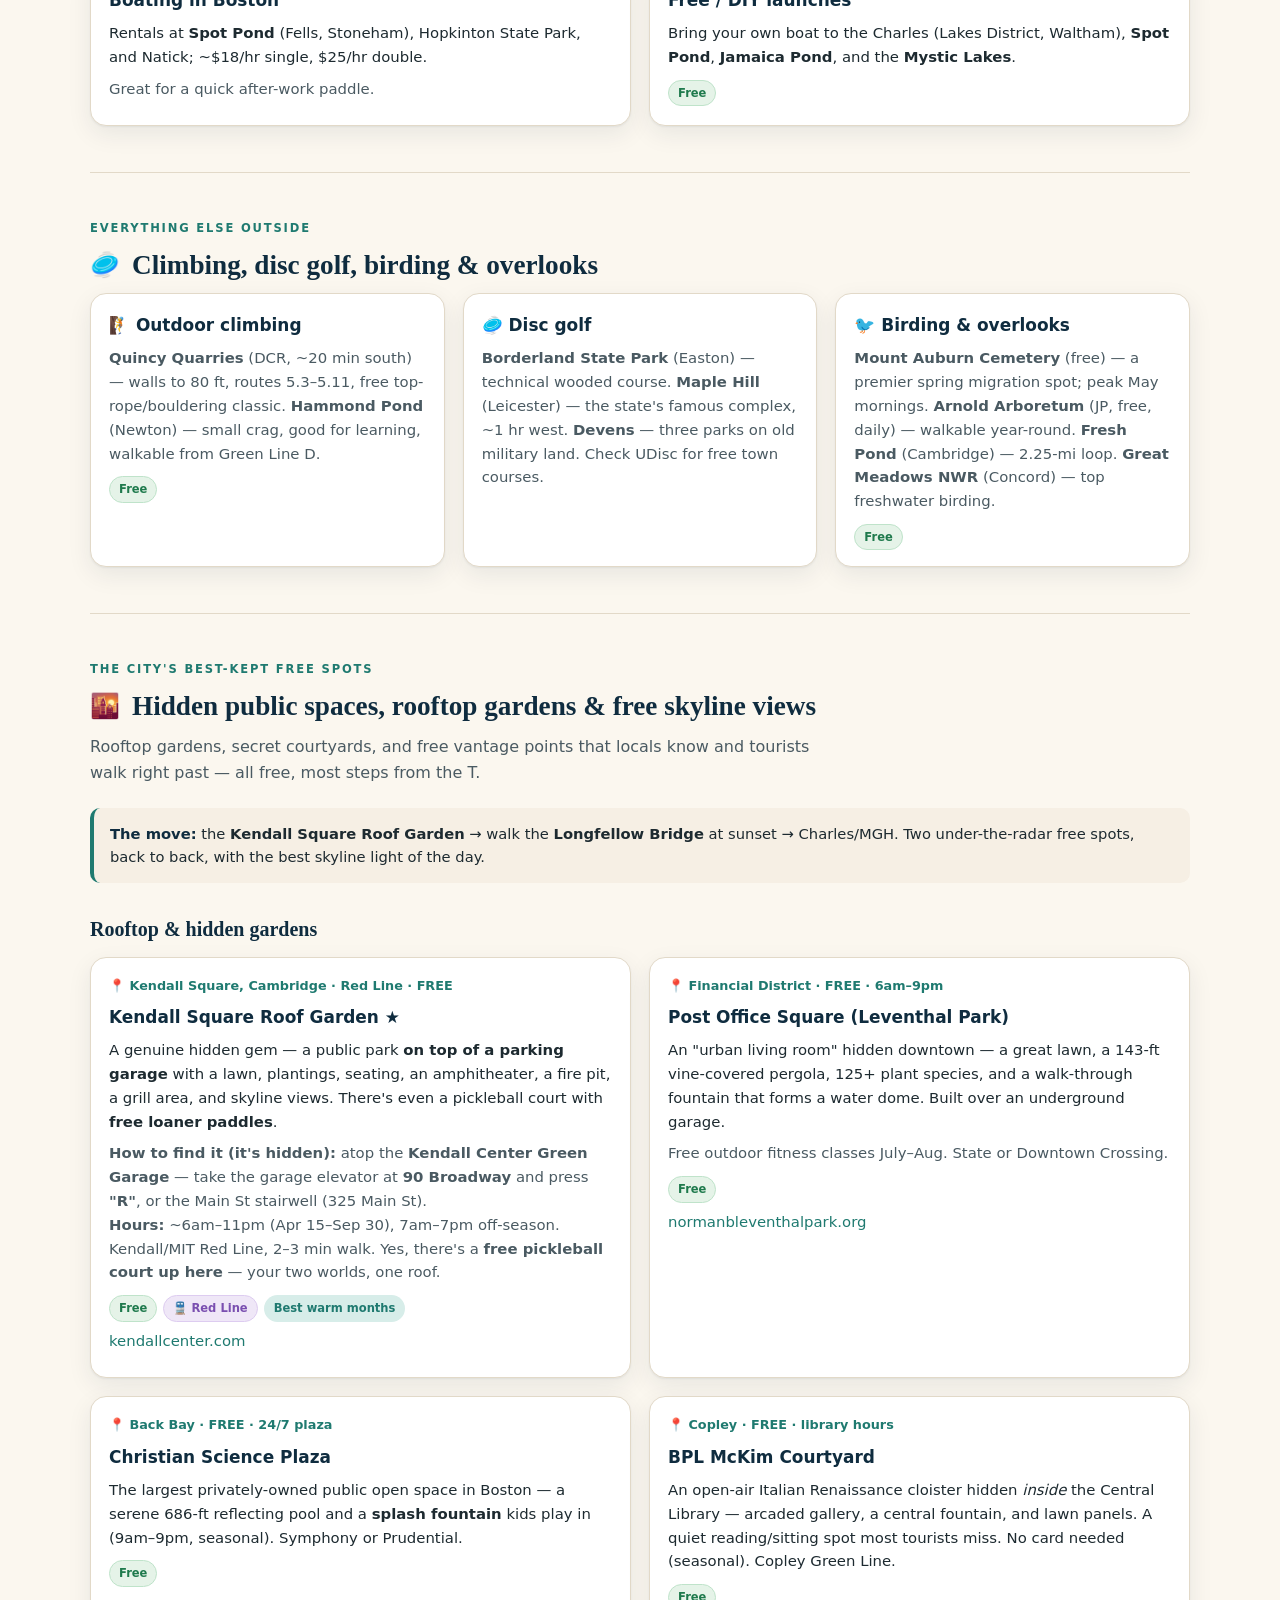
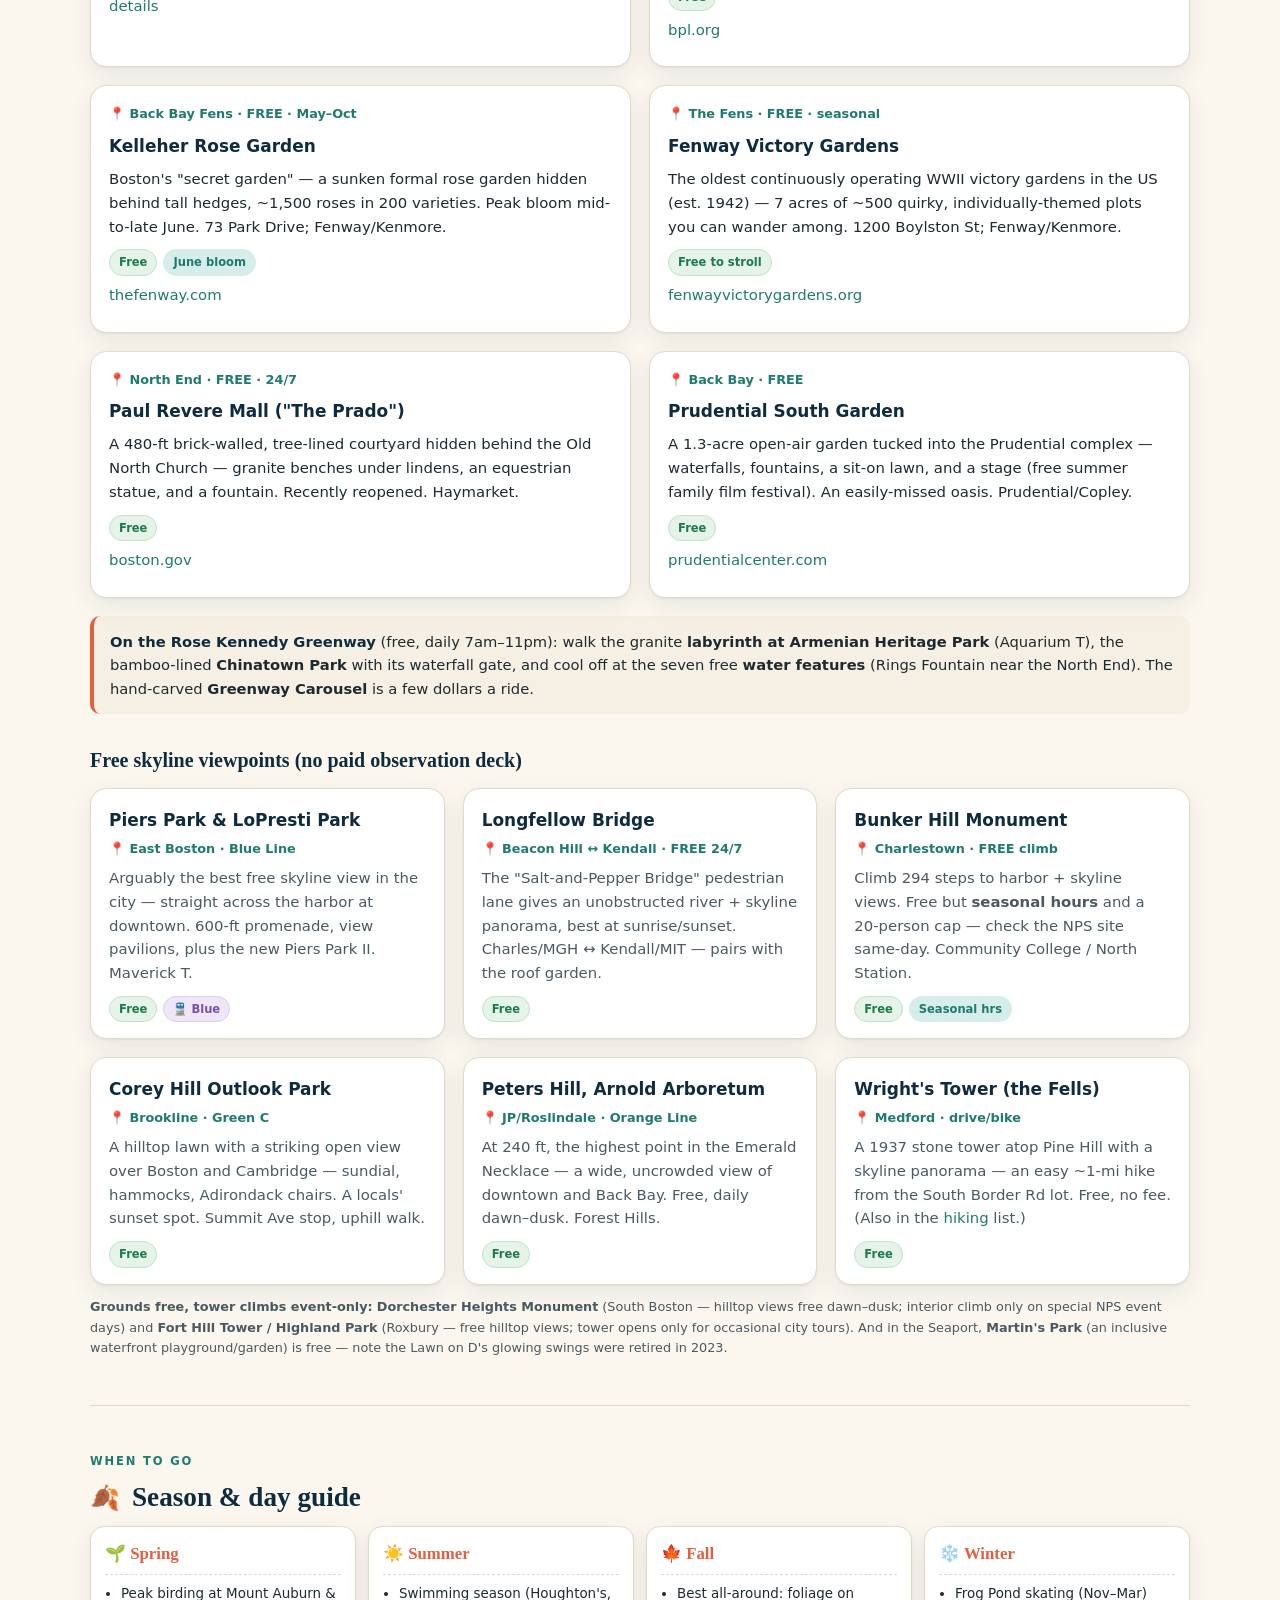
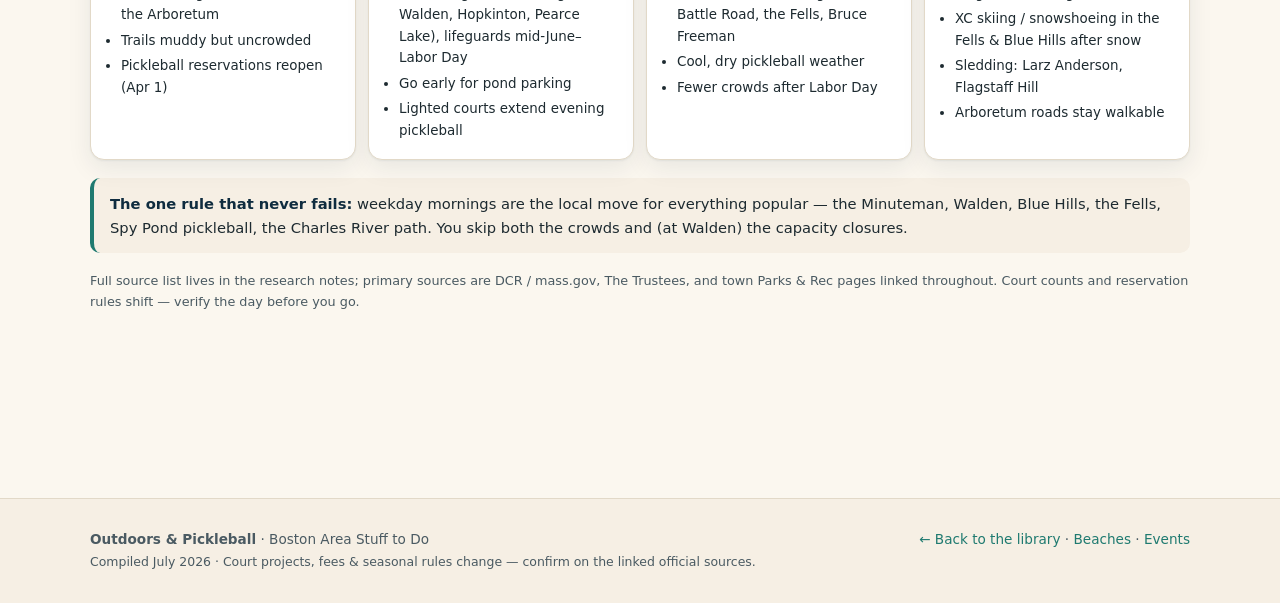
<file: boston-guide/outdoor.html>
<!DOCTYPE html>
<html lang="en">
<head>
<meta charset="utf-8">
<meta name="viewport" content="width=device-width, initial-scale=1">
<title>Outdoors &amp; Pickleball · Boston Area Stuff to Do</title>
<meta name="description" content="Greater Boston outdoor recreation: free pickleball courts, hidden hiking trails, rail-trails, paddling, swimming ponds, birding, and winter activities — by season and by weekday vs weekend.">
<link rel="stylesheet" href="guide.css">
</head>
<body>
<header class="topbar">
  <div class="wrap">
    <a class="brand" href="index.html">🧭 Boston Area <span class="dot">·</span> Stuff to Do</a>
    <nav class="navlinks">
      <a href="index.html">Home</a>
      <a href="outdoor.html" class="active">Outdoors</a>
      <a href="beaches.html">Beaches</a>
      <a href="daytrips.html">Day Trips</a>
      <a href="restaurants.html">Eat</a>
      <a href="dates.html">Cheap Dates</a>
      <a href="dogs.html">Dog Days</a>
      <a href="events.html">Events &amp; Markets</a>
      <a href="indoor.html">Indoors</a>
      <a href="months.html">Calendar</a>
    </nav>
  </div>
</header>

<section class="hero">
  <div class="wrap">
    <p class="eyebrow">Guide 01 · Trails, paddles, ponds &amp; pickleball</p>
    <h1>Outdoor recreation &mdash; including where to play free pickleball.</h1>
    <p>The reservations, ledges, rail-trails, and swimming holes locals actually use, plus a running list of <strong>20+ free pickleball courts</strong> across the metro. Go weekday mornings and you'll have most of it to yourself.</p>
  </div>
  <div class="wave"></div>
</section>

<main>
<div class="wrap">

  <div class="toc">
    <a href="#pickleball"><span class="ic">🥒</span> Free Pickleball</a>
    <a href="#hiking"><span class="ic">🥾</span> Hiking &amp; Walking</a>
    <a href="#biking"><span class="ic">🚲</span> Rail-Trails</a>
    <a href="#water"><span class="ic">🛶</span> Paddling &amp; Ponds</a>
    <a href="#other"><span class="ic">🥏</span> Climbing, Disc Golf &amp; Birding</a>
    <a href="#hidden"><span class="ic">🌇</span> Hidden Spaces &amp; Views</a>
    <a href="#seasons"><span class="ic">🍂</span> Season &amp; Day Guide</a>
  </div>

  <!-- ============ PICKLEBALL ============ -->
  <section class="section" id="pickleball">
    <p class="kicker">The priority list</p>
    <h2><span class="ic">🥒</span> Free pickleball courts</h2>
    <p class="lede">"Free" means no per-play fee. The key distinction: <b>dedicated courts have permanent nets</b>; most others are tennis courts <b>striped with pickleball lines where you bring your own portable net</b>. All first-come unless noted &mdash; and court projects are booming, so confirm the day before.</p>

    <div class="callout tip">
      <strong>Best genuinely-free, no-reservation picks:</strong> <b>Victory Field (Watertown)</b> &mdash; 10 lined courts, <b>Natick East School</b> &mdash; 6 dedicated + lights to 9pm, and <b>Cambridge's neighborhood courts</b> (~17 citywide). For evening play under lights: Cambridge Public Library, Natick East School, and Framingham's lighted courts.
    </div>

    <h3>Boston &amp; inner neighborhoods</h3>
    <div class="tablewrap">
      <table>
        <thead><tr><th>Location</th><th>Where</th><th>Courts</th><th>Notes</th></tr></thead>
        <tbody>
          <tr><td><strong>Jamaica Pond courts</strong></td><td>Jamaica Plain, nr 507 Jamaicaway</td><td>~2</td><td>Free, first-come; short walk from Orange Line Stony Brook. Emerald Necklace setting.</td></tr>
          <tr><td><strong>Dorchester Park</strong></td><td>Dorchester Ave &amp; Adams St</td><td>2 (lined)</td><td>Free hard courts; Red Line Ashmont nearby.</td></tr>
          <tr><td><strong>Billings Field</strong></td><td>West Roxbury, 369 LaGrange St</td><td>multi</td><td>Free public courts; residential, street parking.</td></tr>
          <tr><td><strong>Joe Moakley Park</strong></td><td>South Boston, Day Blvd</td><td>multi</td><td>Free; large waterfront park, ample parking.</td></tr>
          <tr><td><strong>Peters Park</strong></td><td>South End, 1277 Washington St</td><td>lined</td><td>Lighted, restrooms, water; free. <em>Confirm lines are still striped.</em></td></tr>
          <tr><td><strong>Underground at Ink Block</strong></td><td>South End, under I-93</td><td>free courts</td><td>Free pickleball inside the 8-acre mural park — surreal and excellent. Orange Line Tufts Medical.</td></tr>
        </tbody>
      </table>
    </div>

    <h3>Cambridge &amp; Somerville</h3>
    <div class="grid cols-2">
      <div class="card">
        <h4>Cambridge — citywide</h4>
        <p>~17 pickleball-lined courts across neighborhoods; free, first-come, no reservations. Use the city's <a href="https://www.cambridgema.gov/iwantto/findanathleticcourt">Find-an-Athletic-Court</a> finder.</p>
        <p class="small"><b>Cambridge Public Library</b> (449 Broadway) — 3 hard courts, <b>lighted for night play</b>, free (BYO net). <b>Kendall Square Rooftop Garden</b> — free, permanent lines &amp; net.</p>
        <div class="meta"><span class="tag free">Free</span><span class="tag season">Lights at CPL</span></div>
      </div>
      <div class="card">
        <h4>Somerville — free public</h4>
        <p>Tennis courts with lines (bring a net) at <b>13 Florence St</b>, <b>8 Bonair St</b>, and <b>101 Highland Ave</b>.</p>
        <p class="small"><b>Conway Playground</b> (8 Bleachery Ct) — free; hosts Parks &amp; Rec's free teen learn-to-play program.</p>
        <div class="meta"><span class="tag free">Free</span><span class="tag weekday">Teen program</span></div>
      </div>
    </div>

    <h3>Suburbs — confirmed free / public</h3>
    <div class="tablewrap">
      <table>
        <thead><tr><th>Location</th><th>Town</th><th>Address</th><th>Courts</th><th>Lights</th><th>Notes</th></tr></thead>
        <tbody>
          <tr><td><strong>Victory Field ★</strong></td><td>Watertown</td><td>40 Orchard St</td><td>10 lined</td><td>Yes</td><td>Permanent lines, BYO net; restrooms, water. One of the best free spots in the region.</td></tr>
          <tr><td><strong>Carr Park</strong></td><td>Medford</td><td>505 Fulton St</td><td>4</td><td>—</td><td>Dedicated, <b>permanent nets</b>.</td></tr>
          <tr><td><strong>East School / Connor Heffler ★</strong></td><td>Natick</td><td>90 Oak St</td><td>6</td><td>Yes (to 9pm)</td><td>Dedicated pickleball; no reservations; flips to daily play in winter.</td></tr>
          <tr><td><strong>Spy Pond courts</strong></td><td>Arlington</td><td>69 Wellington St</td><td>2 (+1)</td><td>—</td><td>Free, popular — arrive early weekends. On-site lot. (Town eyeing expansion.)</td></tr>
          <tr><td><strong>Warren Field</strong></td><td>Brookline</td><td>Warren St, Fisher Hill</td><td>6</td><td>—</td><td>Free public park courts.</td></tr>
          <tr><td><strong>Longwood Playground</strong></td><td>Quincy</td><td>Longwood Ave</td><td>6</td><td>—</td><td>Free public courts.</td></tr>
          <tr><td><strong>Bishop Field</strong></td><td>Quincy</td><td>110 Holbrook Rd</td><td>2</td><td>—</td><td>Free, non-permanent nets.</td></tr>
          <tr><td><strong>Lowell Playground</strong></td><td>Waltham</td><td>Lowell St</td><td>3</td><td>—</td><td>Free.</td></tr>
          <tr><td><strong>Graverson Playground</strong></td><td>Waltham</td><td>1236 Trapelo Rd</td><td>2</td><td>—</td><td>Free.</td></tr>
          <tr><td><strong>Melrose Rec courts</strong></td><td>Melrose</td><td>26 Malvern St</td><td>2</td><td>—</td><td>Open to public; check posted schedule.</td></tr>
          <tr><td><strong>Waldstein Playground</strong></td><td>Brookline</td><td>near Amory St</td><td>lined</td><td>—</td><td>Free public courts.</td></tr>
        </tbody>
      </table>
    </div>

    <h3>Worth knowing — reservation / lighted / paid</h3>
    <div class="grid cols-3">
      <div class="card">
        <h4>Lexington</h4>
        <p class="small">Clarke Middle School (6) &amp; Adams Park (4) — reservable 7 days/wk, 8am&ndash;8pm, Apr 1&ndash;Nov 22 via PlayLocal. Gallagher Courts: 10 <b>lighted</b> courts for paid evening play.</p>
        <div class="meta"><span class="tag cheap">Reserve</span></div>
      </div>
      <div class="card">
        <h4>Framingham</h4>
        <p class="small">Public tennis/pickleball first-come; <b>lighted until 10pm</b> mid-May&ndash;Sept. Call Parks &amp; Rec for exact court locations.</p>
        <div class="meta"><span class="tag season">Lights</span></div>
      </div>
      <div class="card">
        <h4>Newton (paid)</h4>
        <p class="small">McGrath (6), The Cove/Auburndale (4), Pellegrini (2); new courts at Albemarle Rd open late 2026. Requires quarterly registration ($20&ndash;25) + $5/entry.</p>
        <div class="meta"><span class="tag mod">$$ fee</span></div>
      </div>
    </div>
    <p class="small">Sources: <a href="https://www.cambridgema.gov/iwantto/findanathleticcourt">Cambridge</a> · <a href="https://recreation.watertown-ma.gov/404/Victory-Open-Field-Play">Watertown Victory Field</a> · <a href="https://www.natickma.gov/2101/Pickleball">Natick</a> · <a href="https://www.lexingtonma.gov/590/Tennis-Pickleball">Lexington</a> · <a href="https://www.newtonma.gov/government/pickleball">Newton</a> · <a href="https://www.pickleheads.com/courts/us/massachusetts">Pickleheads MA</a></p>
  </section>

  <hr class="divider">

  <!-- ============ HIKING ============ -->
  <section class="section" id="hiking">
    <p class="kicker">Beyond the crowded summits</p>
    <h2><span class="ic">🥾</span> Hiking &amp; walking trails locals love</h2>
    <p class="lede">Skip the conga line up Great Blue Hill. These are the reservations, ledges, and quiet woodlands regulars go back to. Most are free DCR or Trustees land &mdash; leashed dogs generally welcome (the full rules, plus real off-leash spots, live in the <a href="dogs.html">Dog Days guide</a>).</p>

    <div class="grid cols-2">
      <div class="card">
        <div class="where">📍 Medford / Stoneham / Winchester · Free</div>
        <h4>Middlesex Fells Reservation</h4>
        <p>100+ miles of trails. The <b>Rock Circuit Trail</b> (~4 mi loop) and rugged white-blazed <b>Skyline Trail</b> (~7 mi) are the classics; <b>Wright's Tower</b> gives a skyline view for minimal effort. <b>Sheepfold Lot</b> is the easy parking + dog-walking hub.</p>
        <div class="meta"><span class="tag free">Free</span><span class="tag weekday">Weekday AM</span><span class="tag season">Great in fall</span><span class="tag dog">🐕 Off-leash at Sheepfold</span></div>
        <p class="small"><a href="https://www.mass.gov/locations/middlesex-fells-reservation">mass.gov</a></p>
      </div>
      <div class="card">
        <div class="where">📍 Dover · Free (small lot)</div>
        <h4>Noanet Woodlands</h4>
        <p>A genuine local secret. The <b>Noanet Peak loop</b> (~3.5 mi, moderate) delivers a skyline view and a historic mill pond. Small lot fills on weekends &mdash; go early or midweek.</p>
        <div class="meta"><span class="tag free">Free · Trustees</span><span class="tag weekday">Go early</span></div>
        <p class="small"><a href="https://thetrustees.org/">The Trustees</a></p>
      </div>
      <div class="card">
        <div class="where">📍 Lynn · Free</div>
        <h4>Lynn Woods Reservation</h4>
        <p>30+ miles of trails and rarely crowded. Hike to <b>Dungeon Rock</b> (man-made cave lore) and the <b>Stone Tower</b> overlook, past ponds. Underrated.</p>
        <div class="meta"><span class="tag free">Free</span><span class="tag dog">🐕 On leash</span></div>
        <p class="small"><a href="https://bluedotliving.com/five-great-hikes-in-greater-boston/">Bluedot Living</a></p>
      </div>
      <div class="card">
        <div class="where">📍 Saugus · Free</div>
        <h4>Breakheart Reservation</h4>
        <p>700 acres, 7 rocky hills with views, two ponds &mdash; <b>swimming at Pearce Lake</b> in summer. Family-friendly, with a paved Ridge Route option. Overflow parking at Northeast Voc HS.</p>
        <div class="meta"><span class="tag free">Free</span><span class="tag season">Summer swim</span><span class="tag dog">🐕 + fenced Bark Place</span></div>
        <p class="small"><a href="https://www.mass.gov/locations/breakheart-reservation">mass.gov</a></p>
      </div>
      <div class="card">
        <div class="where">📍 Hingham · $6&ndash;8 (members free)</div>
        <h4>World's End</h4>
        <p>Trustees gem &mdash; 4.5 mi of Olmsted-designed carriage paths over drumlins to a rocky shore with Boston skyline views. Stunning. Weekend parking pass required online.</p>
        <div class="meta"><span class="tag cheap">$6&ndash;8</span><span class="tag weekday">Spring/fall weekday</span><span class="tag dog">🐕 On leash</span></div>
        <p class="small"><a href="https://thetrustees.org/place/worlds-end-hingham/">The Trustees</a></p>
      </div>
      <div class="card">
        <div class="where">📍 North Andover / Andover · Free</div>
        <h4>Harold Parker State Forest</h4>
        <p>10+ miles of trails around seven ponds; feels remote with few crowds. Good for a quiet half-day in the woods.</p>
        <div class="meta"><span class="tag free">Free</span></div>
        <p class="small"><a href="https://www.rei.com/blog/hike/best-hikes-near-boston">REI guide</a></p>
      </div>
      <div class="card">
        <div class="where">📍 Milton / Quincy / Canton · Free</div>
        <h4>Blue Hills — the quiet corners</h4>
        <p>Beyond the packed Great Blue summit: the <b>Quincy Quarries</b> ledges, <b>Little Blue Hill</b>, and easy loops around <b>Houghton's Pond</b>. 125 miles of trails total.</p>
        <div class="meta"><span class="tag free">Free</span><span class="tag dog">🐕 Leash always</span></div>
        <p class="small"><a href="https://friendsofthebluehills.org/hiking-near-boston/">Friends of the Blue Hills</a></p>
      </div>
      <div class="card">
        <div class="where">📍 Medfield · Free</div>
        <h4>Rocky Woods</h4>
        <p>Trustees property, 640 acres, four ponds, a well-marked easy-to-moderate network. Rare for the Trustees, dogs may go <b>off-leash under control</b> (leash on the Chickering Pond loop) &mdash; mellow and good for a casual walk.</p>
        <div class="meta"><span class="tag free">Free · Trustees</span><span class="tag dog">🐕 Off-leash OK</span></div>
        <p class="small"><a href="https://thetrustees.org/">The Trustees</a></p>
      </div>
    </div>
    <div class="callout">
      <strong>Also worth a mention:</strong> <b>Estabrook Woods</b> (Concord/Carlisle) — large, quiet, historic, lightly trafficked (bring a map, it's unmarked in places). And see the <a href="#other">birding &amp; overlooks</a> section for Mount Auburn, the Arnold Arboretum, and Fresh Pond.
    </div>
  </section>

  <hr class="divider">

  <!-- ============ BIKING ============ -->
  <section class="section" id="biking">
    <p class="kicker">Flat, paved &amp; car-free</p>
    <h2><span class="ic">🚲</span> Rail-trails &amp; greenways</h2>
    <p class="lede">All paved unless noted. Ride weekday mornings to dodge the weekend crowds on the popular stretches.</p>
    <div class="tablewrap">
      <table>
        <thead><tr><th>Trail</th><th>Length</th><th>Route</th><th>Notes</th></tr></thead>
        <tbody>
          <tr><td><strong>Minuteman Bikeway</strong></td><td>9.7 mi</td><td>Alewife → Arlington → Lexington → Bedford</td><td>The flagship. Car-free via Red Line Alewife. Busy weekends — ride early.</td></tr>
          <tr><td><strong>Somerville Community Path</strong></td><td>3.2 mi</td><td>Alewife → Davis Sq → East Cambridge</td><td>Connects directly to the Minuteman; extended with the Green Line.</td></tr>
          <tr><td><strong>Charles River Paths</strong></td><td>~14 mi loop</td><td>Museum of Science → Watertown (both banks)</td><td>Flat, scenic, car-free access everywhere. Weekend mornings pleasant.</td></tr>
          <tr><td><strong>Bruce Freeman Rail Trail</strong></td><td>~25 mi (building)</td><td>Lowell → Framingham</td><td>Best completed stretches through Chelmsford, Westford, Acton, Concord.</td></tr>
          <tr><td><strong>Assabet River Rail Trail</strong></td><td>~5.6 mi</td><td>Marlborough → Maynard (via Hudson/Stow)</td><td>Follows the Assabet River.</td></tr>
          <tr><td><strong>Battle Road Trail</strong></td><td>~5 mi</td><td>Lexington → Concord (Minute Man NHP)</td><td><b>Packed sand/gravel</b> (not road-bike surface), wheelchair-accessible, historic markers. Best fall foliage.</td></tr>
          <tr><td><strong>Neponset River Greenway</strong></td><td>5.2 mi</td><td>Mattapan Sq → Tenean Beach, Dorchester</td><td>Paved; links to the Mattapan trolley.</td></tr>
          <tr><td><strong>Northern Strand (Bike to the Sea)</strong></td><td>~10&ndash;11 mi</td><td>Everett → Malden → Revere → Saugus → Lynn</td><td>Mostly paved; great car-free ride to the north-shore seashore.</td></tr>
          <tr><td><strong>Mystic River Greenway</strong></td><td>varies</td><td>Assembly (T) → Arlington</td><td>Connects to Malden River Greenway &amp; Spot Pond.</td></tr>
        </tbody>
      </table>
    </div>
    <p class="small">Sources: <a href="http://minutemanbikeway.org/">Minuteman</a> · <a href="https://brucefreemanrailtrail.org/">Bruce Freeman</a> · <a href="https://www.nps.gov/thingstodo/bike-the-battle-road-trail.htm">NPS Battle Road</a> · <a href="https://biketothesea.org/">Bike to the Sea</a></p>
  </section>

  <hr class="divider">

  <!-- ============ WATER ============ -->
  <section class="section" id="water">
    <p class="kicker">Get on (or in) the water</p>
    <h2><span class="ic">🛶</span> Paddling &amp; swimming ponds</h2>
    <p class="lede">Beaches have their <a href="beaches.html">own guide</a> &mdash; this is freshwater: kettle ponds, rentals, and DIY launches.</p>

    <h3>Swimming ponds</h3>
    <div class="grid cols-2">
      <div class="card">
        <div class="where">📍 Concord · $8 res / $30 non-res</div>
        <h4>Walden Pond</h4>
        <p>The iconic kettle pond, lifeguarded beach in season. <b>No cash</b> — pay via DCR's YODEL portal or card. Lots fill early and close at capacity: <b>arrive before 9am summer weekends, or go weekday.</b> One more thing: <b>leave the dog home — Walden bans dogs entirely, year-round.</b></p>
        <div class="meta"><span class="tag cheap">$8 residents</span><span class="tag weekday">Before 9am</span></div>
        <p class="small"><a href="https://www.mass.gov/locations/walden-pond-state-reservation">mass.gov</a></p>
      </div>
      <div class="card">
        <div class="where">📍 Milton (Blue Hills) · FREE parking</div>
        <h4>Houghton's Pond ★</h4>
        <p>The best <b>free</b> swim close to the city &mdash; lifeguarded 10am&ndash;6pm daily (mid-June&ndash;Labor Day), free parking, 840 Hillside St. A weekend/holiday shuttle runs every ~45 min May&ndash;Oct.</p>
        <div class="meta"><span class="tag free">Free</span><span class="tag season">Summer swim</span></div>
        <p class="small"><a href="https://www.mass.gov/locations/houghtons-pond-recreation-area">mass.gov</a></p>
      </div>
      <div class="card">
        <div class="where">📍 Hopkinton · $8 residents</div>
        <h4>Hopkinton State Park</h4>
        <p>Two lifeguarded swimming beaches, plus on-site <b>kayak rentals</b>. A good combined swim-and-paddle day.</p>
        <div class="meta"><span class="tag cheap">$8 residents</span><span class="tag season">Summer</span></div>
        <p class="small"><a href="https://www.mass.gov/locations/hopkinton-state-park">mass.gov</a></p>
      </div>
      <div class="card">
        <div class="where">📍 Saugus · Free</div>
        <h4>Pearce Lake (Breakheart)</h4>
        <p>Freshwater swimming inside Breakheart Reservation with free parking &mdash; pair it with a hike over the reservation's rocky hills.</p>
        <div class="meta"><span class="tag free">Free</span></div>
        <p class="small"><a href="https://www.mass.gov/locations/breakheart-reservation">mass.gov</a></p>
      </div>
    </div>
    <p class="small">DCR parking is charged May 23&ndash;Sept 7 ($8 MA / $30 non-MA per vehicle); a <a href="https://www.mass.gov/guides/parking-at-massachusetts-state-parks">DCR Annual Pass</a> is $60 for residents and pays off after ~7 visits.</p>

    <h3>Paddling &amp; rentals</h3>
    <div class="grid cols-2">
      <div class="card">
        <h4>Paddle Boston / Charles River Canoe &amp; Kayak</h4>
        <p>Canoe/kayak/SUP rentals at Kendall Sq (Cambridge), Newton (Nahanton St), Waltham (Moody St Dam / Lakes District), and Mystic River / Medford Square.</p>
        <p class="small"><a href="https://paddleboston.com/rentals/">paddleboston.com</a></p>
      </div>
      <div class="card">
        <h4>Community Boating (Esplanade)</h4>
        <p>Kayak/SUP rentals ~$40/2 hrs on the Charles &mdash; and famously cheap sailing memberships.</p>
        <p class="small"><a href="https://www.community-boating.org/rentals/kayak-paddling-rentals/">community-boating.org</a></p>
      </div>
      <div class="card">
        <h4>Boating in Boston</h4>
        <p>Rentals at <b>Spot Pond</b> (Fells, Stoneham), Hopkinton State Park, and Natick; ~$18/hr single, $25/hr double.</p>
        <p class="small">Great for a quick after-work paddle.</p>
      </div>
      <div class="card">
        <h4>Free / DIY launches</h4>
        <p>Bring your own boat to the Charles (Lakes District, Waltham), <b>Spot Pond</b>, <b>Jamaica Pond</b>, and the <b>Mystic Lakes</b>.</p>
        <div class="meta"><span class="tag free">Free</span></div>
      </div>
    </div>
  </section>

  <hr class="divider">

  <!-- ============ OTHER ============ -->
  <section class="section" id="other">
    <p class="kicker">Everything else outside</p>
    <h2><span class="ic">🥏</span> Climbing, disc golf, birding &amp; overlooks</h2>
    <div class="grid cols-3">
      <div class="card">
        <h4>🧗 Outdoor climbing</h4>
        <p class="small"><b>Quincy Quarries</b> (DCR, ~20 min south) — walls to 80 ft, routes 5.3&ndash;5.11, free top-rope/bouldering classic. <b>Hammond Pond</b> (Newton) — small crag, good for learning, walkable from Green Line D.</p>
        <div class="meta"><span class="tag free">Free</span></div>
      </div>
      <div class="card">
        <h4>🥏 Disc golf</h4>
        <p class="small"><b>Borderland State Park</b> (Easton) — technical wooded course. <b>Maple Hill</b> (Leicester) — the state's famous complex, ~1 hr west. <b>Devens</b> — three parks on old military land. Check UDisc for free town courses.</p>
      </div>
      <div class="card">
        <h4>🐦 Birding &amp; overlooks</h4>
        <p class="small"><b>Mount Auburn Cemetery</b> (free) — a premier spring migration spot; peak May mornings. <b>Arnold Arboretum</b> (JP, free, daily) — walkable year-round. <b>Fresh Pond</b> (Cambridge) — 2.25-mi loop. <b>Great Meadows NWR</b> (Concord) — top freshwater birding.</p>
        <div class="meta"><span class="tag free">Free</span></div>
      </div>
    </div>
  </section>

  <hr class="divider">

  <!-- ============ HIDDEN SPACES ============ -->
  <section class="section" id="hidden">
    <p class="kicker">The city's best-kept free spots</p>
    <h2><span class="ic">🌇</span> Hidden public spaces, rooftop gardens &amp; free skyline views</h2>
    <p class="lede">Rooftop gardens, secret courtyards, and free vantage points that locals know and tourists walk right past &mdash; all free, most steps from the T.</p>

    <div class="callout tip">
      <strong>The move:</strong> the <b>Kendall Square Roof Garden</b> → walk the <b>Longfellow Bridge</b> at sunset → Charles/MGH. Two under-the-radar free spots, back to back, with the best skyline light of the day.
    </div>

    <h3>Rooftop &amp; hidden gardens</h3>
    <div class="grid cols-2">
      <div class="card">
        <div class="where">📍 Kendall Square, Cambridge · Red Line · FREE</div>
        <h4>Kendall Square Roof Garden ★</h4>
        <p>A genuine hidden gem &mdash; a public park <b>on top of a parking garage</b> with a lawn, plantings, seating, an amphitheater, a fire pit, a grill area, and skyline views. There's even a pickleball court with <b>free loaner paddles</b>.</p>
        <p class="small"><b>How to find it (it's hidden):</b> atop the <b>Kendall Center Green Garage</b> &mdash; take the garage elevator at <b>90 Broadway</b> and press <b>"R"</b>, or the Main St stairwell (325 Main St). <br>
        <b>Hours:</b> ~6am&ndash;11pm (Apr 15&ndash;Sep 30), 7am&ndash;7pm off-season. Kendall/MIT Red Line, 2&ndash;3 min walk. Yes, there's a <b>free pickleball court up here</b> — your two worlds, one roof.</p>
        <div class="meta"><span class="tag free">Free</span><span class="tag transit">🚆 Red Line</span><span class="tag season">Best warm months</span></div>
        <p class="small"><a href="https://www.kendallcenter.com/events-public-programs/roof-garden/">kendallcenter.com</a></p>
      </div>
      <div class="card">
        <div class="where">📍 Financial District · FREE · 6am&ndash;9pm</div>
        <h4>Post Office Square (Leventhal Park)</h4>
        <p>An "urban living room" hidden downtown &mdash; a great lawn, a 143-ft vine-covered pergola, 125+ plant species, and a walk-through fountain that forms a water dome. Built over an underground garage.</p>
        <p class="small">Free outdoor fitness classes July&ndash;Aug. State or Downtown Crossing.</p>
        <div class="meta"><span class="tag free">Free</span></div>
        <p class="small"><a href="https://www.normanbleventhalpark.org/hours-information/">normanbleventhalpark.org</a></p>
      </div>
      <div class="card">
        <div class="where">📍 Back Bay · FREE · 24/7 plaza</div>
        <h4>Christian Science Plaza</h4>
        <p>The largest privately-owned public open space in Boston &mdash; a serene 686-ft reflecting pool and a <b>splash fountain</b> kids play in (9am&ndash;9pm, seasonal). Symphony or Prudential.</p>
        <div class="meta"><span class="tag free">Free</span></div>
        <p class="small"><a href="https://en.wikipedia.org/wiki/Christian_Science_Plaza">details</a></p>
      </div>
      <div class="card">
        <div class="where">📍 Copley · FREE · library hours</div>
        <h4>BPL McKim Courtyard</h4>
        <p>An open-air Italian Renaissance cloister hidden <em>inside</em> the Central Library &mdash; arcaded gallery, a central fountain, and lawn panels. A quiet reading/sitting spot most tourists miss. No card needed (seasonal). Copley Green Line.</p>
        <div class="meta"><span class="tag free">Free</span></div>
        <p class="small"><a href="https://www.bpl.org/locations/central/">bpl.org</a></p>
      </div>
      <div class="card">
        <div class="where">📍 Back Bay Fens · FREE · May&ndash;Oct</div>
        <h4>Kelleher Rose Garden</h4>
        <p>Boston's "secret garden" &mdash; a sunken formal rose garden hidden behind tall hedges, ~1,500 roses in 200 varieties. Peak bloom mid-to-late June. 73 Park Drive; Fenway/Kenmore.</p>
        <div class="meta"><span class="tag free">Free</span><span class="tag season">June bloom</span></div>
        <p class="small"><a href="https://thefenway.com/locations/kelleher-rose-garden/">thefenway.com</a></p>
      </div>
      <div class="card">
        <div class="where">📍 The Fens · FREE · seasonal</div>
        <h4>Fenway Victory Gardens</h4>
        <p>The oldest continuously operating WWII victory gardens in the US (est. 1942) &mdash; 7 acres of ~500 quirky, individually-themed plots you can wander among. 1200 Boylston St; Fenway/Kenmore.</p>
        <div class="meta"><span class="tag free">Free to stroll</span></div>
        <p class="small"><a href="https://fenwayvictorygardens.org/">fenwayvictorygardens.org</a></p>
      </div>
      <div class="card">
        <div class="where">📍 North End · FREE · 24/7</div>
        <h4>Paul Revere Mall ("The Prado")</h4>
        <p>A 480-ft brick-walled, tree-lined courtyard hidden behind the Old North Church &mdash; granite benches under lindens, an equestrian statue, and a fountain. Recently reopened. Haymarket.</p>
        <div class="meta"><span class="tag free">Free</span></div>
        <p class="small"><a href="https://www.boston.gov/news/paul-revere-mall-north-end-reopened">boston.gov</a></p>
      </div>
      <div class="card">
        <div class="where">📍 Back Bay · FREE</div>
        <h4>Prudential South Garden</h4>
        <p>A 1.3-acre open-air garden tucked into the Prudential complex &mdash; waterfalls, fountains, a sit-on lawn, and a stage (free summer family film festival). An easily-missed oasis. Prudential/Copley.</p>
        <div class="meta"><span class="tag free">Free</span></div>
        <p class="small"><a href="https://www.prudentialcenter.com/about/">prudentialcenter.com</a></p>
      </div>
    </div>

    <div class="callout">
      <strong>On the Rose Kennedy Greenway</strong> (free, daily 7am&ndash;11pm): walk the granite <b>labyrinth at Armenian Heritage Park</b> (Aquarium T), the bamboo-lined <b>Chinatown Park</b> with its waterfall gate, and cool off at the seven free <b>water features</b> (Rings Fountain near the North End). The hand-carved <b>Greenway Carousel</b> is a few dollars a ride.
    </div>

    <h3>Free skyline viewpoints (no paid observation deck)</h3>
    <div class="grid cols-3">
      <div class="card"><h4>Piers Park &amp; LoPresti Park</h4><div class="where">📍 East Boston · Blue Line</div><p class="small">Arguably the best free skyline view in the city &mdash; straight across the harbor at downtown. 600-ft promenade, view pavilions, plus the new Piers Park II. Maverick T.</p><div class="meta"><span class="tag free">Free</span><span class="tag transit">🚆 Blue</span></div></div>
      <div class="card"><h4>Longfellow Bridge</h4><div class="where">📍 Beacon Hill ↔ Kendall · FREE 24/7</div><p class="small">The "Salt-and-Pepper Bridge" pedestrian lane gives an unobstructed river + skyline panorama, best at sunrise/sunset. Charles/MGH ↔ Kendall/MIT &mdash; pairs with the roof garden.</p><div class="meta"><span class="tag free">Free</span></div></div>
      <div class="card"><h4>Bunker Hill Monument</h4><div class="where">📍 Charlestown · FREE climb</div><p class="small">Climb 294 steps to harbor + skyline views. Free but <b>seasonal hours</b> and a 20-person cap &mdash; check the NPS site same-day. Community College / North Station.</p><div class="meta"><span class="tag free">Free</span><span class="tag season">Seasonal hrs</span></div></div>
      <div class="card"><h4>Corey Hill Outlook Park</h4><div class="where">📍 Brookline · Green C</div><p class="small">A hilltop lawn with a striking open view over Boston and Cambridge &mdash; sundial, hammocks, Adirondack chairs. A locals' sunset spot. Summit Ave stop, uphill walk.</p><div class="meta"><span class="tag free">Free</span></div></div>
      <div class="card"><h4>Peters Hill, Arnold Arboretum</h4><div class="where">📍 JP/Roslindale · Orange Line</div><p class="small">At 240 ft, the highest point in the Emerald Necklace &mdash; a wide, uncrowded view of downtown and Back Bay. Free, daily dawn&ndash;dusk. Forest Hills.</p><div class="meta"><span class="tag free">Free</span></div></div>
      <div class="card"><h4>Wright's Tower (the Fells)</h4><div class="where">📍 Medford · drive/bike</div><p class="small">A 1937 stone tower atop Pine Hill with a skyline panorama &mdash; an easy ~1-mi hike from the South Border Rd lot. Free, no fee. (Also in the <a href="#hiking">hiking</a> list.)</p><div class="meta"><span class="tag free">Free</span></div></div>
    </div>
    <p class="small"><b>Grounds free, tower climbs event-only:</b> <b>Dorchester Heights Monument</b> (South Boston &mdash; hilltop views free dawn&ndash;dusk; interior climb only on special NPS event days) and <b>Fort Hill Tower / Highland Park</b> (Roxbury &mdash; free hilltop views; tower opens only for occasional city tours). And in the Seaport, <b>Martin's Park</b> (an inclusive waterfront playground/garden) is free &mdash; note the Lawn on D's glowing swings were retired in 2023.</p>
  </section>

  <hr class="divider">

  <!-- ============ SEASONS ============ -->
  <section class="section" id="seasons">
    <p class="kicker">When to go</p>
    <h2><span class="ic">🍂</span> Season &amp; day guide</h2>
    <div class="calgrid">
      <div class="mcard">
        <h4>🌱 Spring</h4>
        <ul>
          <li>Peak birding at Mount Auburn &amp; the Arboretum</li>
          <li>Trails muddy but uncrowded</li>
          <li>Pickleball reservations reopen (Apr 1)</li>
        </ul>
      </div>
      <div class="mcard">
        <h4>☀️ Summer</h4>
        <ul>
          <li>Swimming season (Houghton's, Walden, Hopkinton, Pearce Lake), lifeguards mid-June&ndash;Labor Day</li>
          <li>Go early for pond parking</li>
          <li>Lighted courts extend evening pickleball</li>
        </ul>
      </div>
      <div class="mcard">
        <h4>🍁 Fall</h4>
        <ul>
          <li>Best all-around: foliage on Battle Road, the Fells, Bruce Freeman</li>
          <li>Cool, dry pickleball weather</li>
          <li>Fewer crowds after Labor Day</li>
        </ul>
      </div>
      <div class="mcard">
        <h4>❄️ Winter</h4>
        <ul>
          <li>Frog Pond skating (Nov&ndash;Mar)</li>
          <li>XC skiing / snowshoeing in the Fells &amp; Blue Hills after snow</li>
          <li>Sledding: Larz Anderson, Flagstaff Hill</li>
          <li>Arboretum roads stay walkable</li>
        </ul>
      </div>
    </div>
    <div class="callout tip">
      <strong>The one rule that never fails:</strong> weekday mornings are the local move for everything popular &mdash; the Minuteman, Walden, Blue Hills, the Fells, Spy Pond pickleball, the Charles River path. You skip both the crowds and (at Walden) the capacity closures.
    </div>
    <p class="small">Full source list lives in the research notes; primary sources are DCR / mass.gov, The Trustees, and town Parks &amp; Rec pages linked throughout. Court counts and reservation rules shift &mdash; verify the day before you go.</p>
  </section>

</div>
</main>

<footer>
  <div class="wrap">
    <div>
      <strong>Outdoors &amp; Pickleball</strong> · Boston Area Stuff to Do<br>
      <span class="updated">Compiled July 2026 · Court projects, fees &amp; seasonal rules change — confirm on the linked official sources.</span>
    </div>
    <div class="backlink">
      <a href="index.html">← Back to the library</a> · <a href="beaches.html">Beaches</a> · <a href="events.html">Events</a>
    </div>
  </div>
</footer>
</body>
</html>
</file>
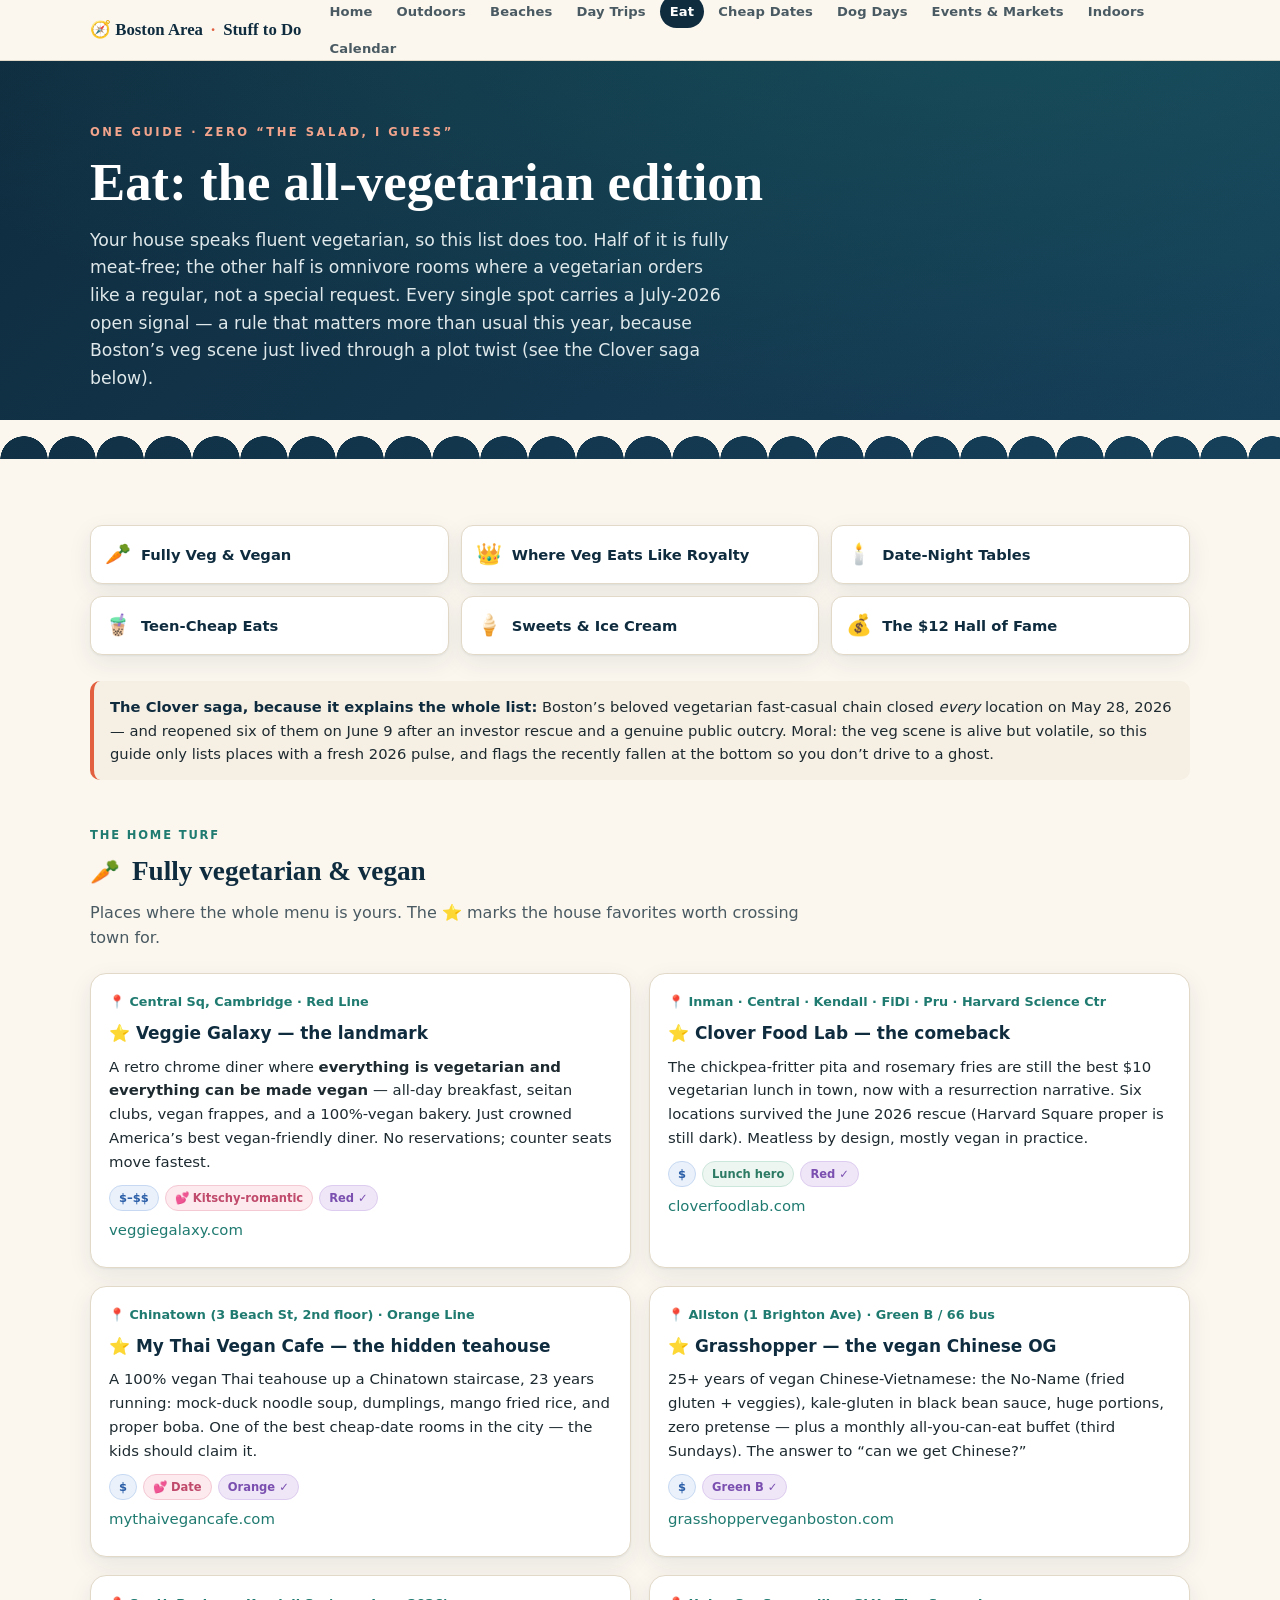
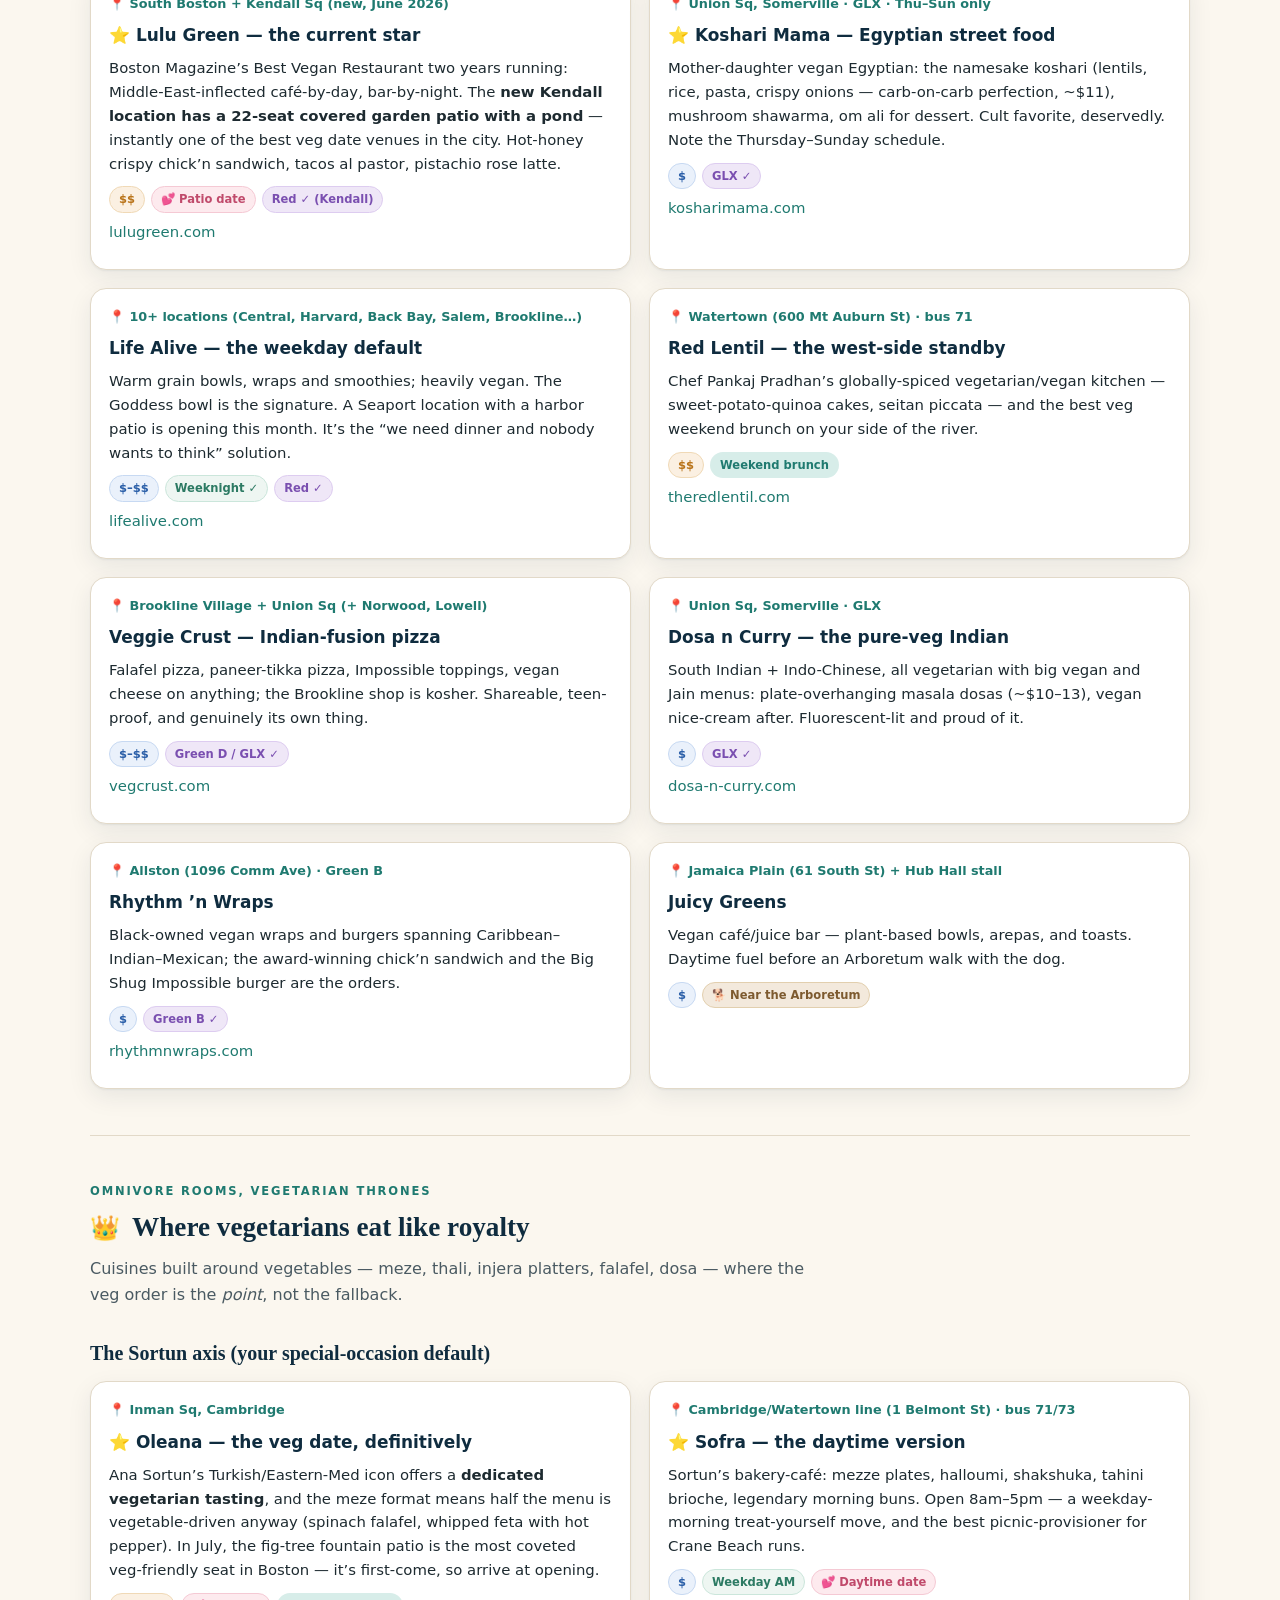
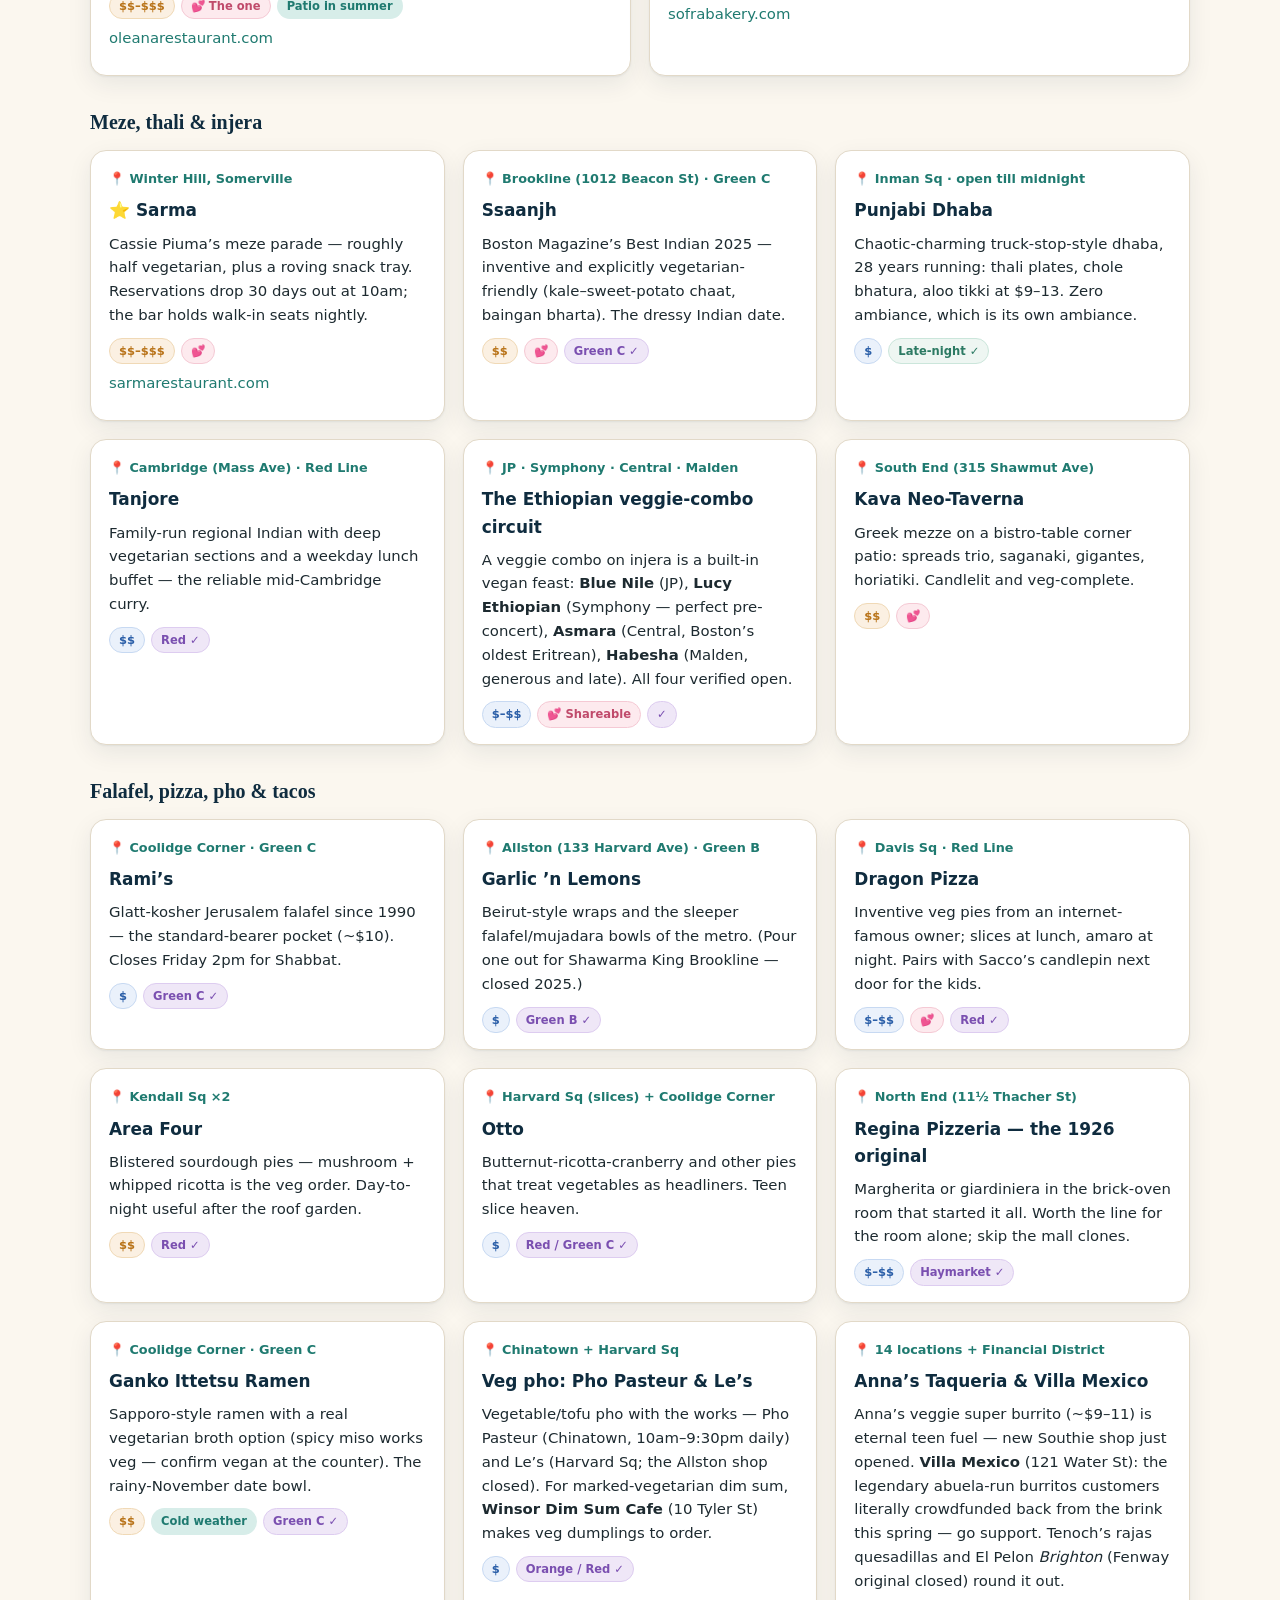
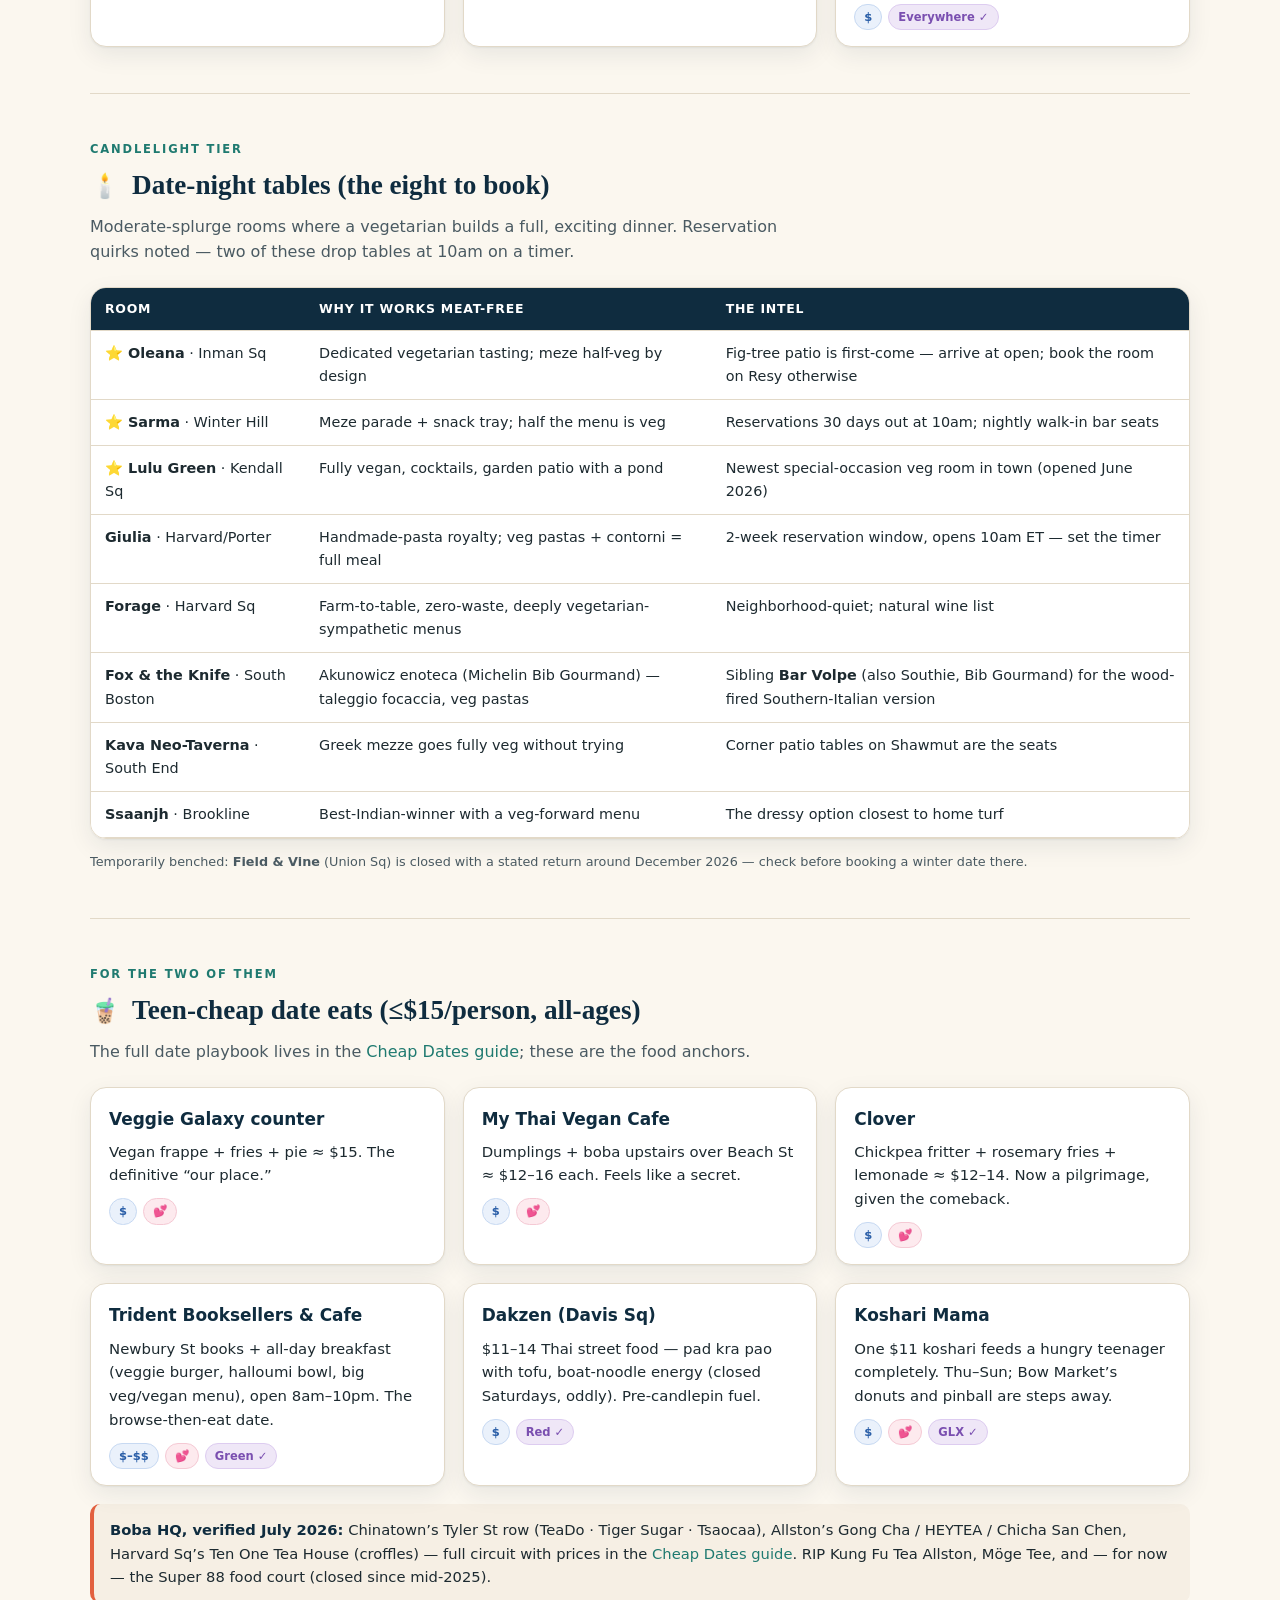
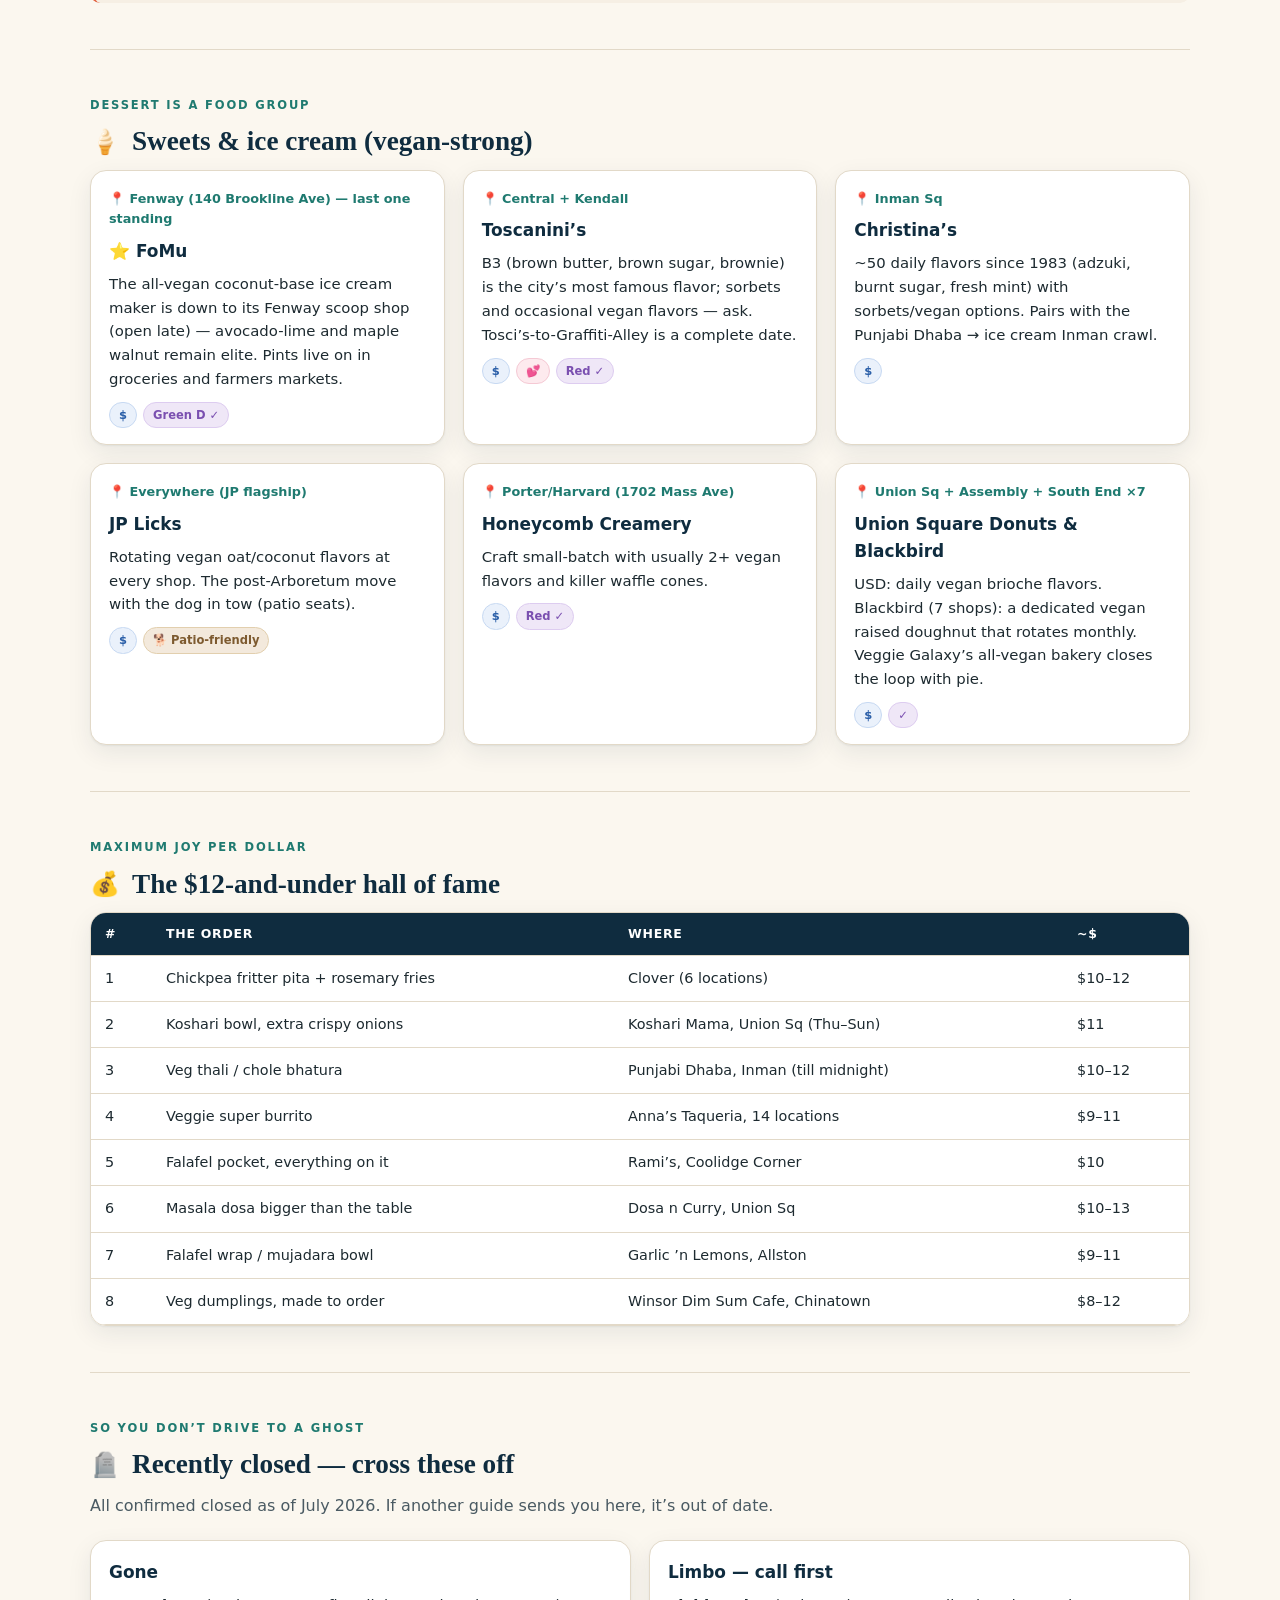
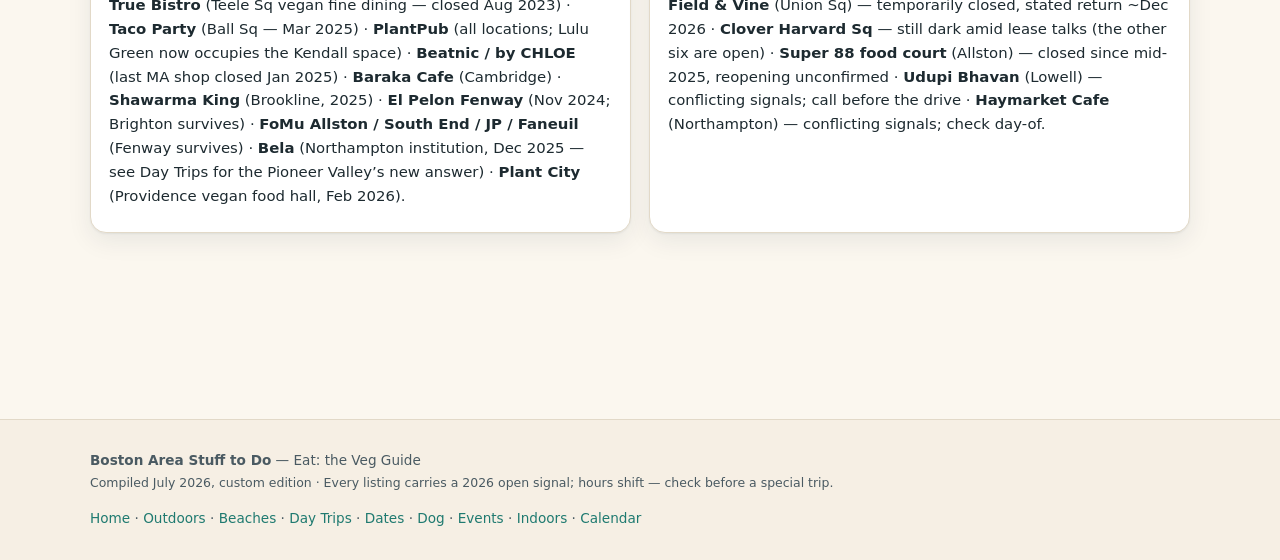
<file: boston-guide/restaurants.html>
<!DOCTYPE html>
<html lang="en">
<head>
<meta charset="utf-8">
<meta name="viewport" content="width=device-width, initial-scale=1">
<title>Eat: the Veg Guide — Boston Area Stuff to Do</title>
<meta name="description" content="A vegetarian household's restaurant guide to Greater Boston: fully veg and vegan restaurants, omnivore spots where vegetarians eat like royalty, date-night tables, teen-cheap eats, sweets, and a $12 hall of fame — all verified open July 2026.">
<link rel="stylesheet" href="guide.css">
</head>
<body>
<header class="topbar">
  <div class="wrap">
    <a class="brand" href="index.html">🧭 Boston Area <span class="dot">·</span> Stuff to Do</a>
    <nav class="navlinks">
      <a href="index.html">Home</a>
      <a href="outdoor.html">Outdoors</a>
      <a href="beaches.html">Beaches</a>
      <a href="daytrips.html">Day Trips</a>
      <a href="restaurants.html" class="active">Eat</a>
      <a href="dates.html">Cheap Dates</a>
      <a href="dogs.html">Dog Days</a>
      <a href="events.html">Events &amp; Markets</a>
      <a href="indoor.html">Indoors</a>
      <a href="months.html">Calendar</a>
    </nav>
  </div>
</header>

<section class="hero">
  <div class="wrap">
    <p class="eyebrow">One guide · zero &ldquo;the salad, I guess&rdquo;</p>
    <h1>Eat: the all-vegetarian edition</h1>
    <p>Your house speaks fluent vegetarian, so this list does too. Half of it is fully meat-free; the other half is omnivore rooms where a vegetarian orders like a regular, not a special request. Every single spot carries a July-2026 open signal &mdash; a rule that matters more than usual this year, because Boston&rsquo;s veg scene just lived through a plot twist (see the Clover saga below).</p>
  </div>
  <div class="wave"></div>
</section>

<main>
<div class="wrap">

  <nav class="toc">
    <a href="#allveg"><span class="ic">🥕</span> Fully Veg &amp; Vegan</a>
    <a href="#royalty"><span class="ic">👑</span> Where Veg Eats Like Royalty</a>
    <a href="#datenight"><span class="ic">🕯️</span> Date-Night Tables</a>
    <a href="#teen"><span class="ic">🧋</span> Teen-Cheap Eats</a>
    <a href="#sweets"><span class="ic">🍦</span> Sweets &amp; Ice Cream</a>
    <a href="#cheap"><span class="ic">💰</span> The $12 Hall of Fame</a>
  </nav>

  <div class="callout">
    <strong>The Clover saga, because it explains the whole list:</strong> Boston&rsquo;s beloved vegetarian fast-casual chain closed <em>every</em> location on May 28, 2026 &mdash; and reopened six of them on June 9 after an investor rescue and a genuine public outcry. Moral: the veg scene is alive but volatile, so this guide only lists places with a fresh 2026 pulse, and flags the recently fallen at the bottom so you don&rsquo;t drive to a ghost.
  </div>

  <!-- ============ FULLY VEG ============ -->
  <section class="section" id="allveg">
    <p class="kicker">The home turf</p>
    <h2><span class="ic">🥕</span> Fully vegetarian &amp; vegan</h2>
    <p class="lede">Places where the whole menu is yours. The ⭐ marks the house favorites worth crossing town for.</p>

    <div class="grid cols-2">
      <div class="card">
        <div class="where">📍 Central Sq, Cambridge · Red Line</div>
        <h4>⭐ Veggie Galaxy — the landmark</h4>
        <p>A retro chrome diner where <b>everything is vegetarian and everything can be made vegan</b> — all-day breakfast, seitan clubs, vegan frappes, and a 100%-vegan bakery. Just crowned America&rsquo;s best vegan-friendly diner. No reservations; counter seats move fastest.</p>
        <div class="meta"><span class="tag cheap">$–$$</span><span class="tag date">💕 Kitschy-romantic</span><span class="tag transit">Red ✓</span></div>
        <p class="small"><a href="https://www.veggiegalaxy.com/">veggiegalaxy.com</a></p>
      </div>
      <div class="card">
        <div class="where">📍 Inman · Central · Kendall · FiDi · Pru · Harvard Science Ctr</div>
        <h4>⭐ Clover Food Lab — the comeback</h4>
        <p>The chickpea-fritter pita and rosemary fries are still the best $10 vegetarian lunch in town, now with a resurrection narrative. Six locations survived the June 2026 rescue (Harvard Square proper is still dark). Meatless by design, mostly vegan in practice.</p>
        <div class="meta"><span class="tag cheap">$</span><span class="tag weekday">Lunch hero</span><span class="tag transit">Red ✓</span></div>
        <p class="small"><a href="https://www.cloverfoodlab.com/">cloverfoodlab.com</a></p>
      </div>
      <div class="card">
        <div class="where">📍 Chinatown (3 Beach St, 2nd floor) · Orange Line</div>
        <h4>⭐ My Thai Vegan Cafe — the hidden teahouse</h4>
        <p>A 100% vegan Thai teahouse up a Chinatown staircase, 23 years running: mock-duck noodle soup, dumplings, mango fried rice, and proper boba. One of the best cheap-date rooms in the city — the kids should claim it.</p>
        <div class="meta"><span class="tag cheap">$</span><span class="tag date">💕 Date</span><span class="tag transit">Orange ✓</span></div>
        <p class="small"><a href="https://www.mythaivegancafe.com/">mythaivegancafe.com</a></p>
      </div>
      <div class="card">
        <div class="where">📍 Allston (1 Brighton Ave) · Green B / 66 bus</div>
        <h4>⭐ Grasshopper — the vegan Chinese OG</h4>
        <p>25+ years of vegan Chinese-Vietnamese: the No-Name (fried gluten + veggies), kale-gluten in black bean sauce, huge portions, zero pretense — plus a monthly all-you-can-eat buffet (third Sundays). The answer to &ldquo;can we get Chinese?&rdquo;</p>
        <div class="meta"><span class="tag cheap">$</span><span class="tag transit">Green B ✓</span></div>
        <p class="small"><a href="https://grasshopperveganboston.com/">grasshopperveganboston.com</a></p>
      </div>
      <div class="card">
        <div class="where">📍 South Boston + Kendall Sq (new, June 2026)</div>
        <h4>⭐ Lulu Green — the current star</h4>
        <p>Boston Magazine&rsquo;s Best Vegan Restaurant two years running: Middle-East-inflected café-by-day, bar-by-night. The <b>new Kendall location has a 22-seat covered garden patio with a pond</b> — instantly one of the best veg date venues in the city. Hot-honey crispy chick&rsquo;n sandwich, tacos al pastor, pistachio rose latte.</p>
        <div class="meta"><span class="tag mod">$$</span><span class="tag date">💕 Patio date</span><span class="tag transit">Red ✓ (Kendall)</span></div>
        <p class="small"><a href="https://www.lulugreen.com/">lulugreen.com</a></p>
      </div>
      <div class="card">
        <div class="where">📍 Union Sq, Somerville · GLX · Thu–Sun only</div>
        <h4>⭐ Koshari Mama — Egyptian street food</h4>
        <p>Mother-daughter vegan Egyptian: the namesake koshari (lentils, rice, pasta, crispy onions — carb-on-carb perfection, ~$11), mushroom shawarma, om ali for dessert. Cult favorite, deservedly. Note the Thursday–Sunday schedule.</p>
        <div class="meta"><span class="tag cheap">$</span><span class="tag transit">GLX ✓</span></div>
        <p class="small"><a href="https://www.kosharimama.com/">kosharimama.com</a></p>
      </div>
      <div class="card">
        <div class="where">📍 10+ locations (Central, Harvard, Back Bay, Salem, Brookline…)</div>
        <h4>Life Alive — the weekday default</h4>
        <p>Warm grain bowls, wraps and smoothies; heavily vegan. The Goddess bowl is the signature. A Seaport location with a harbor patio is opening this month. It&rsquo;s the &ldquo;we need dinner and nobody wants to think&rdquo; solution.</p>
        <div class="meta"><span class="tag cheap">$–$$</span><span class="tag weekday">Weeknight ✓</span><span class="tag transit">Red ✓</span></div>
        <p class="small"><a href="https://www.lifealive.com/">lifealive.com</a></p>
      </div>
      <div class="card">
        <div class="where">📍 Watertown (600 Mt Auburn St) · bus 71</div>
        <h4>Red Lentil — the west-side standby</h4>
        <p>Chef Pankaj Pradhan&rsquo;s globally-spiced vegetarian/vegan kitchen — sweet-potato-quinoa cakes, seitan piccata — and the best veg weekend brunch on your side of the river.</p>
        <div class="meta"><span class="tag mod">$$</span><span class="tag season">Weekend brunch</span></div>
        <p class="small"><a href="https://www.theredlentil.com/">theredlentil.com</a></p>
      </div>
      <div class="card">
        <div class="where">📍 Brookline Village + Union Sq (+ Norwood, Lowell)</div>
        <h4>Veggie Crust — Indian-fusion pizza</h4>
        <p>Falafel pizza, paneer-tikka pizza, Impossible toppings, vegan cheese on anything; the Brookline shop is kosher. Shareable, teen-proof, and genuinely its own thing.</p>
        <div class="meta"><span class="tag cheap">$–$$</span><span class="tag transit">Green D / GLX ✓</span></div>
        <p class="small"><a href="https://vegcrust.com/">vegcrust.com</a></p>
      </div>
      <div class="card">
        <div class="where">📍 Union Sq, Somerville · GLX</div>
        <h4>Dosa n Curry — the pure-veg Indian</h4>
        <p>South Indian + Indo-Chinese, all vegetarian with big vegan and Jain menus: plate-overhanging masala dosas (~$10–13), vegan nice-cream after. Fluorescent-lit and proud of it.</p>
        <div class="meta"><span class="tag cheap">$</span><span class="tag transit">GLX ✓</span></div>
        <p class="small"><a href="https://www.dosa-n-curry.com/">dosa-n-curry.com</a></p>
      </div>
      <div class="card">
        <div class="where">📍 Allston (1096 Comm Ave) · Green B</div>
        <h4>Rhythm &rsquo;n Wraps</h4>
        <p>Black-owned vegan wraps and burgers spanning Caribbean–Indian–Mexican; the award-winning chick&rsquo;n sandwich and the Big Shug Impossible burger are the orders.</p>
        <div class="meta"><span class="tag cheap">$</span><span class="tag transit">Green B ✓</span></div>
        <p class="small"><a href="https://rhythmnwraps.com/">rhythmnwraps.com</a></p>
      </div>
      <div class="card">
        <div class="where">📍 Jamaica Plain (61 South St) + Hub Hall stall</div>
        <h4>Juicy Greens</h4>
        <p>Vegan café/juice bar — plant-based bowls, arepas, and toasts. Daytime fuel before an Arboretum walk with the dog.</p>
        <div class="meta"><span class="tag cheap">$</span><span class="tag dog">🐕 Near the Arboretum</span></div>
      </div>
    </div>
  </section>

  <hr class="divider">

  <!-- ============ VEG ROYALTY ============ -->
  <section class="section" id="royalty">
    <p class="kicker">Omnivore rooms, vegetarian thrones</p>
    <h2><span class="ic">👑</span> Where vegetarians eat like royalty</h2>
    <p class="lede">Cuisines built around vegetables &mdash; meze, thali, injera platters, falafel, dosa &mdash; where the veg order is the <em>point</em>, not the fallback.</p>

    <h3>The Sortun axis (your special-occasion default)</h3>
    <div class="grid cols-2">
      <div class="card">
        <div class="where">📍 Inman Sq, Cambridge</div>
        <h4>⭐ Oleana — the veg date, definitively</h4>
        <p>Ana Sortun&rsquo;s Turkish/Eastern-Med icon offers a <b>dedicated vegetarian tasting</b>, and the meze format means half the menu is vegetable-driven anyway (spinach falafel, whipped feta with hot pepper). In July, the fig-tree fountain patio is the most coveted veg-friendly seat in Boston — it&rsquo;s first-come, so arrive at opening.</p>
        <div class="meta"><span class="tag mod">$$–$$$</span><span class="tag date">💕 The one</span><span class="tag season">Patio in summer</span></div>
        <p class="small"><a href="https://www.oleanarestaurant.com/">oleanarestaurant.com</a></p>
      </div>
      <div class="card">
        <div class="where">📍 Cambridge/Watertown line (1 Belmont St) · bus 71/73</div>
        <h4>⭐ Sofra — the daytime version</h4>
        <p>Sortun&rsquo;s bakery-café: mezze plates, halloumi, shakshuka, tahini brioche, legendary morning buns. Open 8am–5pm — a weekday-morning treat-yourself move, and the best picnic-provisioner for Crane Beach runs.</p>
        <div class="meta"><span class="tag cheap">$</span><span class="tag weekday">Weekday AM</span><span class="tag date">💕 Daytime date</span></div>
        <p class="small"><a href="https://www.sofrabakery.com/">sofrabakery.com</a></p>
      </div>
    </div>

    <h3>Meze, thali &amp; injera</h3>
    <div class="grid cols-3">
      <div class="card">
        <div class="where">📍 Winter Hill, Somerville</div>
        <h4>⭐ Sarma</h4>
        <p>Cassie Piuma&rsquo;s meze parade — roughly half vegetarian, plus a roving snack tray. Reservations drop 30 days out at 10am; the bar holds walk-in seats nightly.</p>
        <div class="meta"><span class="tag mod">$$–$$$</span><span class="tag date">💕</span></div>
        <p class="small"><a href="https://www.sarmarestaurant.com/">sarmarestaurant.com</a></p>
      </div>
      <div class="card">
        <div class="where">📍 Brookline (1012 Beacon St) · Green C</div>
        <h4>Ssaanjh</h4>
        <p>Boston Magazine&rsquo;s Best Indian 2025 — inventive and explicitly vegetarian-friendly (kale&ndash;sweet-potato chaat, baingan bharta). The dressy Indian date.</p>
        <div class="meta"><span class="tag mod">$$</span><span class="tag date">💕</span><span class="tag transit">Green C ✓</span></div>
      </div>
      <div class="card">
        <div class="where">📍 Inman Sq · open till midnight</div>
        <h4>Punjabi Dhaba</h4>
        <p>Chaotic-charming truck-stop-style dhaba, 28 years running: thali plates, chole bhatura, aloo tikki at $9&ndash;13. Zero ambiance, which is its own ambiance.</p>
        <div class="meta"><span class="tag cheap">$</span><span class="tag weekday">Late-night ✓</span></div>
      </div>
      <div class="card">
        <div class="where">📍 Cambridge (Mass Ave) · Red Line</div>
        <h4>Tanjore</h4>
        <p>Family-run regional Indian with deep vegetarian sections and a weekday lunch buffet — the reliable mid-Cambridge curry.</p>
        <div class="meta"><span class="tag cheap">$$</span><span class="tag transit">Red ✓</span></div>
      </div>
      <div class="card">
        <div class="where">📍 JP · Symphony · Central · Malden</div>
        <h4>The Ethiopian veggie-combo circuit</h4>
        <p>A veggie combo on injera is a built-in vegan feast: <b>Blue Nile</b> (JP), <b>Lucy Ethiopian</b> (Symphony — perfect pre-concert), <b>Asmara</b> (Central, Boston&rsquo;s oldest Eritrean), <b>Habesha</b> (Malden, generous and late). All four verified open.</p>
        <div class="meta"><span class="tag cheap">$–$$</span><span class="tag date">💕 Shareable</span><span class="tag transit">✓</span></div>
      </div>
      <div class="card">
        <div class="where">📍 South End (315 Shawmut Ave)</div>
        <h4>Kava Neo-Taverna</h4>
        <p>Greek mezze on a bistro-table corner patio: spreads trio, saganaki, gigantes, horiatiki. Candlelit and veg-complete.</p>
        <div class="meta"><span class="tag mod">$$</span><span class="tag date">💕</span></div>
      </div>
    </div>

    <h3>Falafel, pizza, pho &amp; tacos</h3>
    <div class="grid cols-3">
      <div class="card">
        <div class="where">📍 Coolidge Corner · Green C</div>
        <h4>Rami&rsquo;s</h4>
        <p>Glatt-kosher Jerusalem falafel since 1990 — the standard-bearer pocket (~$10). Closes Friday 2pm for Shabbat.</p>
        <div class="meta"><span class="tag cheap">$</span><span class="tag transit">Green C ✓</span></div>
      </div>
      <div class="card">
        <div class="where">📍 Allston (133 Harvard Ave) · Green B</div>
        <h4>Garlic &rsquo;n Lemons</h4>
        <p>Beirut-style wraps and the sleeper falafel/mujadara bowls of the metro. (Pour one out for Shawarma King Brookline — closed 2025.)</p>
        <div class="meta"><span class="tag cheap">$</span><span class="tag transit">Green B ✓</span></div>
      </div>
      <div class="card">
        <div class="where">📍 Davis Sq · Red Line</div>
        <h4>Dragon Pizza</h4>
        <p>Inventive veg pies from an internet-famous owner; slices at lunch, amaro at night. Pairs with Sacco&rsquo;s candlepin next door for the kids.</p>
        <div class="meta"><span class="tag cheap">$–$$</span><span class="tag date">💕</span><span class="tag transit">Red ✓</span></div>
      </div>
      <div class="card">
        <div class="where">📍 Kendall Sq ×2</div>
        <h4>Area Four</h4>
        <p>Blistered sourdough pies — mushroom + whipped ricotta is the veg order. Day-to-night useful after the roof garden.</p>
        <div class="meta"><span class="tag mod">$$</span><span class="tag transit">Red ✓</span></div>
      </div>
      <div class="card">
        <div class="where">📍 Harvard Sq (slices) + Coolidge Corner</div>
        <h4>Otto</h4>
        <p>Butternut-ricotta-cranberry and other pies that treat vegetables as headliners. Teen slice heaven.</p>
        <div class="meta"><span class="tag cheap">$</span><span class="tag transit">Red / Green C ✓</span></div>
      </div>
      <div class="card">
        <div class="where">📍 North End (11½ Thacher St)</div>
        <h4>Regina Pizzeria — the 1926 original</h4>
        <p>Margherita or giardiniera in the brick-oven room that started it all. Worth the line for the room alone; skip the mall clones.</p>
        <div class="meta"><span class="tag cheap">$–$$</span><span class="tag transit">Haymarket ✓</span></div>
      </div>
      <div class="card">
        <div class="where">📍 Coolidge Corner · Green C</div>
        <h4>Ganko Ittetsu Ramen</h4>
        <p>Sapporo-style ramen with a real vegetarian broth option (spicy miso works veg — confirm vegan at the counter). The rainy-November date bowl.</p>
        <div class="meta"><span class="tag mod">$$</span><span class="tag season">Cold weather</span><span class="tag transit">Green C ✓</span></div>
      </div>
      <div class="card">
        <div class="where">📍 Chinatown + Harvard Sq</div>
        <h4>Veg pho: Pho Pasteur &amp; Le&rsquo;s</h4>
        <p>Vegetable/tofu pho with the works — Pho Pasteur (Chinatown, 10am&ndash;9:30pm daily) and Le&rsquo;s (Harvard Sq; the Allston shop closed). For marked-vegetarian dim sum, <b>Winsor Dim Sum Cafe</b> (10 Tyler St) makes veg dumplings to order.</p>
        <div class="meta"><span class="tag cheap">$</span><span class="tag transit">Orange / Red ✓</span></div>
      </div>
      <div class="card">
        <div class="where">📍 14 locations + Financial District</div>
        <h4>Anna&rsquo;s Taqueria &amp; Villa Mexico</h4>
        <p>Anna&rsquo;s veggie super burrito (~$9&ndash;11) is eternal teen fuel — new Southie shop just opened. <b>Villa Mexico</b> (121 Water St): the legendary abuela-run burritos customers literally crowdfunded back from the brink this spring — go support. Tenoch&rsquo;s rajas quesadillas and El Pelon <em>Brighton</em> (Fenway original closed) round it out.</p>
        <div class="meta"><span class="tag cheap">$</span><span class="tag transit">Everywhere ✓</span></div>
      </div>
    </div>
  </section>

  <hr class="divider">

  <!-- ============ DATE NIGHT ============ -->
  <section class="section" id="datenight">
    <p class="kicker">Candlelight tier</p>
    <h2><span class="ic">🕯️</span> Date-night tables (the eight to book)</h2>
    <p class="lede">Moderate-splurge rooms where a vegetarian builds a full, exciting dinner. Reservation quirks noted &mdash; two of these drop tables at 10am on a timer.</p>

    <div class="tablewrap">
      <table>
        <thead><tr><th>Room</th><th>Why it works meat-free</th><th>The intel</th></tr></thead>
        <tbody>
          <tr><td><b>⭐ Oleana</b> · Inman Sq</td><td>Dedicated vegetarian tasting; meze half-veg by design</td><td>Fig-tree patio is first-come — arrive at open; book the room on Resy otherwise</td></tr>
          <tr><td><b>⭐ Sarma</b> · Winter Hill</td><td>Meze parade + snack tray; half the menu is veg</td><td>Reservations 30 days out at 10am; nightly walk-in bar seats</td></tr>
          <tr><td><b>⭐ Lulu Green</b> · Kendall Sq</td><td>Fully vegan, cocktails, garden patio with a pond</td><td>Newest special-occasion veg room in town (opened June 2026)</td></tr>
          <tr><td><b>Giulia</b> · Harvard/Porter</td><td>Handmade-pasta royalty; veg pastas + contorni = full meal</td><td>2-week reservation window, opens 10am ET — set the timer</td></tr>
          <tr><td><b>Forage</b> · Harvard Sq</td><td>Farm-to-table, zero-waste, deeply vegetarian-sympathetic menus</td><td>Neighborhood-quiet; natural wine list</td></tr>
          <tr><td><b>Fox &amp; the Knife</b> · South Boston</td><td>Akunowicz enoteca (Michelin Bib Gourmand) — taleggio focaccia, veg pastas</td><td>Sibling <b>Bar Volpe</b> (also Southie, Bib Gourmand) for the wood-fired Southern-Italian version</td></tr>
          <tr><td><b>Kava Neo-Taverna</b> · South End</td><td>Greek mezze goes fully veg without trying</td><td>Corner patio tables on Shawmut are the seats</td></tr>
          <tr><td><b>Ssaanjh</b> · Brookline</td><td>Best-Indian-winner with a veg-forward menu</td><td>The dressy option closest to home turf</td></tr>
        </tbody>
      </table>
    </div>
    <p class="small">Temporarily benched: <b>Field &amp; Vine</b> (Union Sq) is closed with a stated return around December 2026 — check before booking a winter date there.</p>
  </section>

  <hr class="divider">

  <!-- ============ TEEN CHEAP ============ -->
  <section class="section" id="teen">
    <p class="kicker">For the two of them</p>
    <h2><span class="ic">🧋</span> Teen-cheap date eats (≤$15/person, all-ages)</h2>
    <p class="lede">The full date playbook lives in the <a href="dates.html">Cheap Dates guide</a>; these are the food anchors.</p>

    <div class="grid cols-3">
      <div class="card">
        <h4>Veggie Galaxy counter</h4>
        <p>Vegan frappe + fries + pie ≈ $15. The definitive &ldquo;our place.&rdquo;</p>
        <div class="meta"><span class="tag cheap">$</span><span class="tag date">💕</span></div>
      </div>
      <div class="card">
        <h4>My Thai Vegan Cafe</h4>
        <p>Dumplings + boba upstairs over Beach St ≈ $12–16 each. Feels like a secret.</p>
        <div class="meta"><span class="tag cheap">$</span><span class="tag date">💕</span></div>
      </div>
      <div class="card">
        <h4>Clover</h4>
        <p>Chickpea fritter + rosemary fries + lemonade ≈ $12–14. Now a pilgrimage, given the comeback.</p>
        <div class="meta"><span class="tag cheap">$</span><span class="tag date">💕</span></div>
      </div>
      <div class="card">
        <h4>Trident Booksellers &amp; Cafe</h4>
        <p>Newbury St books + all-day breakfast (veggie burger, halloumi bowl, big veg/vegan menu), open 8am–10pm. The browse-then-eat date.</p>
        <div class="meta"><span class="tag cheap">$–$$</span><span class="tag date">💕</span><span class="tag transit">Green ✓</span></div>
      </div>
      <div class="card">
        <h4>Dakzen (Davis Sq)</h4>
        <p>$11–14 Thai street food — pad kra pao with tofu, boat-noodle energy (closed Saturdays, oddly). Pre-candlepin fuel.</p>
        <div class="meta"><span class="tag cheap">$</span><span class="tag transit">Red ✓</span></div>
      </div>
      <div class="card">
        <h4>Koshari Mama</h4>
        <p>One $11 koshari feeds a hungry teenager completely. Thu–Sun; Bow Market&rsquo;s donuts and pinball are steps away.</p>
        <div class="meta"><span class="tag cheap">$</span><span class="tag date">💕</span><span class="tag transit">GLX ✓</span></div>
      </div>
    </div>
    <div class="callout">
      <strong>Boba HQ, verified July 2026:</strong> Chinatown&rsquo;s Tyler St row (TeaDo · Tiger Sugar · Tsaocaa), Allston&rsquo;s Gong Cha / HEYTEA / Chicha San Chen, Harvard Sq&rsquo;s Ten One Tea House (croffles) — full circuit with prices in the <a href="dates.html#food">Cheap Dates guide</a>. RIP Kung Fu Tea Allston, M&ouml;ge Tee, and — for now — the Super 88 food court (closed since mid-2025).
    </div>
  </section>

  <hr class="divider">

  <!-- ============ SWEETS ============ -->
  <section class="section" id="sweets">
    <p class="kicker">Dessert is a food group</p>
    <h2><span class="ic">🍦</span> Sweets &amp; ice cream (vegan-strong)</h2>

    <div class="grid cols-3">
      <div class="card">
        <div class="where">📍 Fenway (140 Brookline Ave) — last one standing</div>
        <h4>⭐ FoMu</h4>
        <p>The all-vegan coconut-base ice cream maker is down to its Fenway scoop shop (open late) — avocado-lime and maple walnut remain elite. Pints live on in groceries and farmers markets.</p>
        <div class="meta"><span class="tag cheap">$</span><span class="tag transit">Green D ✓</span></div>
      </div>
      <div class="card">
        <div class="where">📍 Central + Kendall</div>
        <h4>Toscanini&rsquo;s</h4>
        <p>B3 (brown butter, brown sugar, brownie) is the city&rsquo;s most famous flavor; sorbets and occasional vegan flavors — ask. Tosci&rsquo;s-to-Graffiti-Alley is a complete date.</p>
        <div class="meta"><span class="tag cheap">$</span><span class="tag date">💕</span><span class="tag transit">Red ✓</span></div>
      </div>
      <div class="card">
        <div class="where">📍 Inman Sq</div>
        <h4>Christina&rsquo;s</h4>
        <p>~50 daily flavors since 1983 (adzuki, burnt sugar, fresh mint) with sorbets/vegan options. Pairs with the Punjabi Dhaba → ice cream Inman crawl.</p>
        <div class="meta"><span class="tag cheap">$</span></div>
      </div>
      <div class="card">
        <div class="where">📍 Everywhere (JP flagship)</div>
        <h4>JP Licks</h4>
        <p>Rotating vegan oat/coconut flavors at every shop. The post-Arboretum move with the dog in tow (patio seats).</p>
        <div class="meta"><span class="tag cheap">$</span><span class="tag dog">🐕 Patio-friendly</span></div>
      </div>
      <div class="card">
        <div class="where">📍 Porter/Harvard (1702 Mass Ave)</div>
        <h4>Honeycomb Creamery</h4>
        <p>Craft small-batch with usually 2+ vegan flavors and killer waffle cones.</p>
        <div class="meta"><span class="tag cheap">$</span><span class="tag transit">Red ✓</span></div>
      </div>
      <div class="card">
        <div class="where">📍 Union Sq + Assembly + South End ×7</div>
        <h4>Union Square Donuts &amp; Blackbird</h4>
        <p>USD: daily vegan brioche flavors. Blackbird (7 shops): a dedicated vegan raised doughnut that rotates monthly. Veggie Galaxy&rsquo;s all-vegan bakery closes the loop with pie.</p>
        <div class="meta"><span class="tag cheap">$</span><span class="tag transit">✓</span></div>
      </div>
    </div>
  </section>

  <hr class="divider">

  <!-- ============ HALL OF FAME ============ -->
  <section class="section" id="cheap">
    <p class="kicker">Maximum joy per dollar</p>
    <h2><span class="ic">💰</span> The $12-and-under hall of fame</h2>

    <div class="tablewrap">
      <table>
        <thead><tr><th>#</th><th>The order</th><th>Where</th><th>~$</th></tr></thead>
        <tbody>
          <tr><td>1</td><td>Chickpea fritter pita + rosemary fries</td><td>Clover (6 locations)</td><td>$10–12</td></tr>
          <tr><td>2</td><td>Koshari bowl, extra crispy onions</td><td>Koshari Mama, Union Sq (Thu–Sun)</td><td>$11</td></tr>
          <tr><td>3</td><td>Veg thali / chole bhatura</td><td>Punjabi Dhaba, Inman (till midnight)</td><td>$10–12</td></tr>
          <tr><td>4</td><td>Veggie super burrito</td><td>Anna&rsquo;s Taqueria, 14 locations</td><td>$9–11</td></tr>
          <tr><td>5</td><td>Falafel pocket, everything on it</td><td>Rami&rsquo;s, Coolidge Corner</td><td>$10</td></tr>
          <tr><td>6</td><td>Masala dosa bigger than the table</td><td>Dosa n Curry, Union Sq</td><td>$10–13</td></tr>
          <tr><td>7</td><td>Falafel wrap / mujadara bowl</td><td>Garlic &rsquo;n Lemons, Allston</td><td>$9–11</td></tr>
          <tr><td>8</td><td>Veg dumplings, made to order</td><td>Winsor Dim Sum Cafe, Chinatown</td><td>$8–12</td></tr>
        </tbody>
      </table>
    </div>
  </section>

  <hr class="divider">

  <section class="section" id="closed">
    <p class="kicker">So you don&rsquo;t drive to a ghost</p>
    <h2><span class="ic">🪦</span> Recently closed — cross these off</h2>
    <p class="lede">All confirmed closed as of July 2026. If another guide sends you here, it&rsquo;s out of date.</p>
    <div class="grid cols-2">
      <div class="card">
        <h4>Gone</h4>
        <p><b>True Bistro</b> (Teele Sq vegan fine dining — closed Aug 2023) · <b>Taco Party</b> (Ball Sq — Mar 2025) · <b>PlantPub</b> (all locations; Lulu Green now occupies the Kendall space) · <b>Beatnic / by CHLOE</b> (last MA shop closed Jan 2025) · <b>Baraka Cafe</b> (Cambridge) · <b>Shawarma King</b> (Brookline, 2025) · <b>El Pelon Fenway</b> (Nov 2024; Brighton survives) · <b>FoMu Allston / South End / JP / Faneuil</b> (Fenway survives) · <b>Bela</b> (Northampton institution, Dec 2025 — see Day Trips for the Pioneer Valley&rsquo;s new answer) · <b>Plant City</b> (Providence vegan food hall, Feb 2026).</p>
      </div>
      <div class="card">
        <h4>Limbo — call first</h4>
        <p><b>Field &amp; Vine</b> (Union Sq) — temporarily closed, stated return ~Dec 2026 · <b>Clover Harvard Sq</b> — still dark amid lease talks (the other six are open) · <b>Super 88 food court</b> (Allston) — closed since mid-2025, reopening unconfirmed · <b>Udupi Bhavan</b> (Lowell) — conflicting signals; call before the drive · <b>Haymarket Cafe</b> (Northampton) — conflicting signals; check day-of.</p>
      </div>
    </div>
  </section>

</div>
</main>

<footer>
  <div class="wrap">
    <div>
      <strong>Boston Area Stuff to Do</strong> — Eat: the Veg Guide<br>
      <span class="updated">Compiled July 2026, custom edition · Every listing carries a 2026 open signal; hours shift — check before a special trip.</span>
    </div>
    <div class="backlink">
      <a href="index.html">Home</a> ·
      <a href="outdoor.html">Outdoors</a> ·
      <a href="beaches.html">Beaches</a> ·
      <a href="daytrips.html">Day Trips</a> ·
      <a href="dates.html">Dates</a> ·
      <a href="dogs.html">Dog</a> ·
      <a href="events.html">Events</a> ·
      <a href="indoor.html">Indoors</a> ·
      <a href="months.html">Calendar</a>
    </div>
  </div>
</footer>
</body>
</html>
</file>
<file: boston-guide/guide.css>
/* ===========================================================
   Greater Boston Local's Guide — shared design system
   Coastal New England palette · editorial travel-guide look
   Light + dark aware · print friendly · fully responsive
   =========================================================== */

:root {
  --navy:      #0f2c3f;
  --navy-2:    #16405a;
  --teal:      #1f7a70;
  --teal-soft: #d7ede9;
  --sand:      #f6efe4;
  --sand-2:    #efe4d2;
  --coral:     #e2603f;
  --coral-2:   #f2a58c;
  --gold:      #d99b2b;
  --ink:       #1d2a30;
  --ink-soft:  #4a5a62;
  --line:      #e2d9c8;
  --card:      #ffffff;
  --bg:        #fbf7ef;
  --shadow:    0 1px 2px rgba(15,44,63,.06), 0 8px 24px rgba(15,44,63,.08);
  --radius:    16px;
  --maxw:      1140px;
  --sans: "Segoe UI", system-ui, -apple-system, Roboto, Helvetica, Arial, sans-serif;
  --serif: Georgia, "Iowan Old Style", "Palatino Linotype", "Times New Roman", serif;
}

@media (prefers-color-scheme: dark) {
  :root {
    --navy: #cfe6ea; --navy-2:#9fc6cf;
    --sand:#16232a; --sand-2:#1b2c33;
    --ink:#e8eef0; --ink-soft:#a9bcc2;
    --line:#2a3d45; --card:#152329; --bg:#0e1a1f;
    --teal:#4fb3a6; --teal-soft:#173b39;
    --shadow: 0 1px 2px rgba(0,0,0,.3), 0 10px 28px rgba(0,0,0,.35);
  }
}

* { box-sizing: border-box; }
html { scroll-behavior: smooth; }
body {
  margin: 0; background: var(--bg); color: var(--ink);
  font-family: var(--sans); line-height: 1.6;
  -webkit-font-smoothing: antialiased;
}
a { color: var(--teal); text-decoration: none; }
a:hover { text-decoration: underline; }
img { max-width: 100%; }

.wrap { max-width: var(--maxw); margin: 0 auto; padding: 0 20px; }

/* ---------- Top nav ---------- */
.topbar {
  position: sticky; top: 0; z-index: 50;
  background: color-mix(in srgb, var(--bg) 86%, transparent);
  backdrop-filter: blur(10px);
  border-bottom: 1px solid var(--line);
}
.topbar .wrap { display: flex; align-items: center; gap: 18px; height: 60px; }
.brand { font-family: var(--serif); font-weight: 700; color: var(--navy);
  font-size: 1.05rem; white-space: nowrap; display:flex; align-items:center; gap:8px; }
.brand:hover { text-decoration: none; }
.brand .dot { color: var(--coral); }
.navlinks { margin-left: auto; display: flex; gap: 4px; flex-wrap: wrap; }
.navlinks a {
  color: var(--ink-soft); font-size: .82rem; font-weight: 600;
  padding: 6px 10px; border-radius: 999px; letter-spacing: .01em;
}
.navlinks a:hover { background: var(--teal-soft); color: var(--navy); text-decoration: none; }
.navlinks a.active { background: var(--navy); color: #fff; }

/* Mobile: brand row + one swipeable tab row (never a wrapped stack) */
@media (max-width: 820px) {
  .topbar .wrap { height: auto; flex-direction: column; align-items: stretch; gap: 0; padding-top: 8px; }
  .brand { justify-content: center; padding-bottom: 6px; }
  .navlinks { margin-left: 0; flex-wrap: nowrap; overflow-x: auto; -webkit-overflow-scrolling: touch;
    gap: 6px; padding: 2px 2px 10px; scrollbar-width: none; }
  .navlinks::-webkit-scrollbar { display: none; }
  .navlinks a { flex: 0 0 auto; white-space: nowrap; font-size: .85rem; padding: 7px 12px;
    background: var(--card); border: 1px solid var(--line); }
  .navlinks a.active { border-color: var(--navy); }
}

/* ---------- Hero ---------- */
.hero {
  background:
    radial-gradient(1200px 400px at 80% -10%, color-mix(in srgb, var(--teal) 30%, transparent), transparent),
    linear-gradient(135deg, var(--navy), var(--navy-2));
  color: #f4efe4; padding: 62px 0 66px; position: relative; overflow: hidden;
}
.hero .wrap { position: relative; z-index: 2; }
.hero .eyebrow { text-transform: uppercase; letter-spacing: .22em; font-size: .72rem;
  color: var(--coral-2); font-weight: 700; margin: 0 0 14px; }
.hero h1 { font-family: var(--serif); font-size: clamp(2rem, 5vw, 3.3rem);
  line-height: 1.05; margin: 0 0 16px; color: #fff; }
.hero p { font-size: 1.08rem; max-width: 640px; color: #dfe8ea; margin: 0; }
.hero .wave { position:absolute; left:0; right:0; bottom:-1px; height:40px; z-index:1;
  background: var(--bg);
  -webkit-mask: radial-gradient(24px at 24px 40px, transparent 98%, #000) repeat-x;
  mask: radial-gradient(24px at 24px 40px, transparent 98%, #000) repeat-x;
  -webkit-mask-size: 48px 40px; mask-size: 48px 40px; }

/* ---------- Section headings ---------- */
main { padding: 40px 0 80px; }
.section { margin: 46px 0; scroll-margin-top: 76px; }
.section > h2 {
  font-family: var(--serif); font-size: 1.7rem; color: var(--navy);
  margin: 0 0 6px; display: flex; align-items: center; gap: 12px;
}
.section > h2 .ic { font-size: 1.5rem; }
.section > .lede { color: var(--ink-soft); margin: 0 0 22px; max-width: 720px; }
h3 { font-family: var(--serif); color: var(--navy); font-size: 1.25rem; margin: 30px 0 12px; }
.kicker { text-transform: uppercase; letter-spacing: .16em; font-size: .72rem;
  color: var(--teal); font-weight: 700; margin: 0 0 6px; }

/* ---------- Cards ---------- */
.grid { display: grid; gap: 18px; }
.grid.cols-2 { grid-template-columns: repeat(2, 1fr); }
.grid.cols-3 { grid-template-columns: repeat(3, 1fr); }
@media (max-width: 860px){ .grid.cols-2, .grid.cols-3 { grid-template-columns: 1fr; } }

.card {
  background: var(--card); border: 1px solid var(--line); border-radius: var(--radius);
  padding: 18px 18px 16px; box-shadow: var(--shadow); position: relative;
}
.card h4 { margin: 0 0 4px; font-size: 1.06rem; color: var(--navy);
  font-family: var(--sans); font-weight: 700; }
.card .where { font-size: .8rem; color: var(--teal); font-weight: 600; margin: 0 0 8px;
  display:flex; align-items:center; gap:5px; }
.card p { margin: 8px 0; font-size: .93rem; }
.card .meta { display: flex; flex-wrap: wrap; gap: 6px; margin-top: 10px; }

/* ---------- Tags / pills ---------- */
.tag { display: inline-flex; align-items:center; gap:4px;
  font-size: .72rem; font-weight: 600; padding: 3px 9px; border-radius: 999px;
  background: var(--sand-2); color: var(--ink-soft); border: 1px solid var(--line); }
.tag.free   { background: #e5f3e8; color: #1f7a4d; border-color:#bfe3ca; }
.tag.cheap  { background: #eaf1fb; color: #2b5fa8; border-color:#c7d9f2; }
.tag.mod    { background: #fbf0e2; color: #b9741a; border-color:#f0d9b6; }
.tag.season { background: var(--teal-soft); color: var(--teal); border-color: transparent; }
.tag.transit{ background:#efe7f7; color:#7a4fb0; border-color:#ddccf0; }
.tag.weekday{ background:#eef6f2; color:#2c7a63; border-color:#cbe6db; }
.tag.dog    { background:#f3e9dc; color:#7d5a2f; border-color:#e2cfae; }
.tag.date   { background:#fdeaee; color:#c04a6b; border-color:#f5c9d4; }
@media (prefers-color-scheme: dark){
  .tag.free{background:#14331f;color:#7fd6a0;border-color:#1f5236}
  .tag.cheap{background:#132a44;color:#8fb8ec;border-color:#244163}
  .tag.mod{background:#3a2a12;color:#e2b06a;border-color:#5a411c}
  .tag.transit{background:#2a1f3d;color:#c3a6ea;border-color:#41335e}
  .tag.weekday{background:#12312a;color:#78cbb2;border-color:#1f4a40}
  .tag.dog{background:#33281a;color:#d9b47f;border-color:#4f3f28}
  .tag.date{background:#3a1a24;color:#eb9bb4;border-color:#57293a}
}

/* ---------- Callout ---------- */
.callout { border-left: 4px solid var(--coral); background: var(--sand);
  border-radius: 10px; padding: 14px 16px; margin: 18px 0; font-size: .92rem; }
.callout.tip { border-color: var(--teal); }
.callout strong { color: var(--navy); }

/* ---------- Tables (calendars, quick lists) ---------- */
.tablewrap { overflow-x: auto; border-radius: var(--radius); border: 1px solid var(--line);
  box-shadow: var(--shadow); }
table { border-collapse: collapse; width: 100%; min-width: 560px; background: var(--card); }
th, td { text-align: left; padding: 11px 14px; border-bottom: 1px solid var(--line);
  font-size: .9rem; vertical-align: top; }
thead th { background: var(--navy); color: #fff; font-size: .78rem;
  text-transform: uppercase; letter-spacing: .06em; position: sticky; top: 0; }
tbody tr:hover { background: color-mix(in srgb, var(--teal-soft) 50%, transparent); }
td .mo { font-weight: 700; color: var(--coral); }

/* ---------- Calendar chips ---------- */
.calgrid { display: grid; grid-template-columns: repeat(4, 1fr); gap: 12px; }
@media (max-width: 860px){ .calgrid { grid-template-columns: repeat(2,1fr);} }
@media (max-width: 520px){ .calgrid { grid-template-columns: 1fr;} }
.mcard { background: var(--card); border:1px solid var(--line); border-radius: 14px;
  padding: 14px; box-shadow: var(--shadow); }
.mcard h4 { margin:0 0 8px; color: var(--coral); font-family: var(--serif);
  font-size: 1.05rem; border-bottom: 1px dashed var(--line); padding-bottom: 6px; }
.mcard ul { margin: 0; padding-left: 16px; font-size: .84rem; }
.mcard li { margin: 4px 0; }

/* ---------- Anchor list / TOC ---------- */
.toc { display: grid; grid-template-columns: repeat(3,1fr); gap: 12px; margin: 26px 0; }
@media (max-width: 860px){ .toc { grid-template-columns: 1fr 1fr; } }
@media (max-width: 520px){ .toc { grid-template-columns: 1fr; } }
.toc a { display: flex; gap: 10px; align-items: center; background: var(--card);
  border: 1px solid var(--line); border-radius: 12px; padding: 12px 14px;
  color: var(--navy); font-weight: 600; font-size: .92rem; box-shadow: var(--shadow); }
.toc a:hover { text-decoration: none; border-color: var(--teal); transform: translateY(-1px); }
.toc a .ic { font-size: 1.3rem; }

/* ---------- Library hub cards (index) ---------- */
.hub { display: grid; grid-template-columns: repeat(3,1fr); gap: 20px; margin-top: 28px; }
@media (max-width: 900px){ .hub { grid-template-columns: 1fr 1fr; } }
@media (max-width: 600px){ .hub { grid-template-columns: 1fr; } }
.hubcard { display: block; background: var(--card); border: 1px solid var(--line);
  border-radius: var(--radius); padding: 22px; box-shadow: var(--shadow);
  color: var(--ink); transition: transform .15s ease, border-color .15s ease; }
.hubcard:hover { text-decoration: none; transform: translateY(-3px); border-color: var(--teal); }
.hubcard .ic { font-size: 2rem; display:block; margin-bottom: 10px; }
.hubcard h3 { margin: 0 0 6px; color: var(--navy); }
.hubcard p { margin: 0; color: var(--ink-soft); font-size: .9rem; }
.hubcard .arrow { color: var(--coral); font-weight: 700; margin-top: 12px; display:inline-block; }

/* ---------- Legend ---------- */
.legend { display:flex; flex-wrap:wrap; gap:8px; margin: 16px 0 4px; }

/* ---------- Footer ---------- */
footer { border-top: 1px solid var(--line); background: var(--sand);
  padding: 30px 0; margin-top: 60px; color: var(--ink-soft); font-size: .85rem; }
footer .wrap { display:flex; flex-wrap:wrap; gap: 14px; justify-content: space-between; }
footer a { color: var(--teal); }

/* ---------- Misc ---------- */
.small { font-size: .8rem; color: var(--ink-soft); }
.divider { height:1px; background: var(--line); border:0; margin: 34px 0; }
ul.clean { list-style: none; padding-left: 0; }
ul.clean li { padding: 8px 0; border-bottom: 1px dashed var(--line); }
.updated { font-size:.78rem; color: var(--ink-soft); }

/* ---------- "Who this is for" profile cards ---------- */
.profiles { display:grid; grid-template-columns: repeat(4,1fr); gap:16px; margin-top:24px; }
@media (max-width: 980px){ .profiles { grid-template-columns:1fr 1fr; } }
@media (max-width: 560px){ .profiles { grid-template-columns:1fr; } }
.profile { background:var(--card); border:1px solid var(--line); border-radius:var(--radius);
  padding:20px 18px; box-shadow:var(--shadow); border-top:4px solid var(--teal); }
.profile.p-you  { border-top-color: var(--teal); }
.profile.p-teen { border-top-color: #c04a6b; }
.profile.p-dog  { border-top-color: #a97b3f; }
.profile.p-all  { border-top-color: var(--gold); }
.profile .pic { font-size:1.7rem; display:block; margin-bottom:8px; }
.profile h3 { margin:0 0 6px; font-size:1.08rem; }
.profile p { margin:0 0 10px; font-size:.87rem; color:var(--ink-soft); }
.profile ul { margin:0; padding-left:16px; font-size:.85rem; }
.profile li { margin:4px 0; }

/* ---------- Playbooks (ready-made plans) ---------- */
.playbooks { display:grid; grid-template-columns: repeat(3,1fr); gap:16px; margin-top:22px; }
@media (max-width: 980px){ .playbooks { grid-template-columns:1fr 1fr; } }
@media (max-width: 620px){ .playbooks { grid-template-columns:1fr; } }
.playbook { background:var(--card); border:1px solid var(--line); border-radius:var(--radius);
  padding:18px; box-shadow:var(--shadow); position:relative; }
.playbook .pbwho { font-size:.7rem; font-weight:700; text-transform:uppercase; letter-spacing:.12em;
  color:var(--coral); margin:0 0 4px; }
.playbook h4 { margin:0 0 10px; font-family:var(--serif); color:var(--navy); font-size:1.12rem; }
.playbook ol { margin:0; padding-left:18px; font-size:.86rem; }
.playbook ol li { margin:6px 0; }
.playbook .pbcost { display:inline-block; margin-top:12px; font-size:.74rem; font-weight:700;
  background:var(--teal-soft); color:var(--teal); border-radius:999px; padding:3px 10px; }

/* ---------- "This month" highlight on the year calendar ---------- */
.mcard.now { border-color: var(--coral); box-shadow: 0 0 0 2px color-mix(in srgb, var(--coral) 35%, transparent), var(--shadow); }
.mcard.now h4::after { content:"← this month"; font-family:var(--sans); font-size:.64rem;
  font-weight:700; color:var(--coral); margin-left:8px; letter-spacing:.06em; }

@media print {
  .topbar, footer .backlink { display:none; }
  body { background:#fff; }
  .card, .mcard, .tablewrap { box-shadow:none; }
  a { color: inherit; text-decoration: none; }
}
</file>
